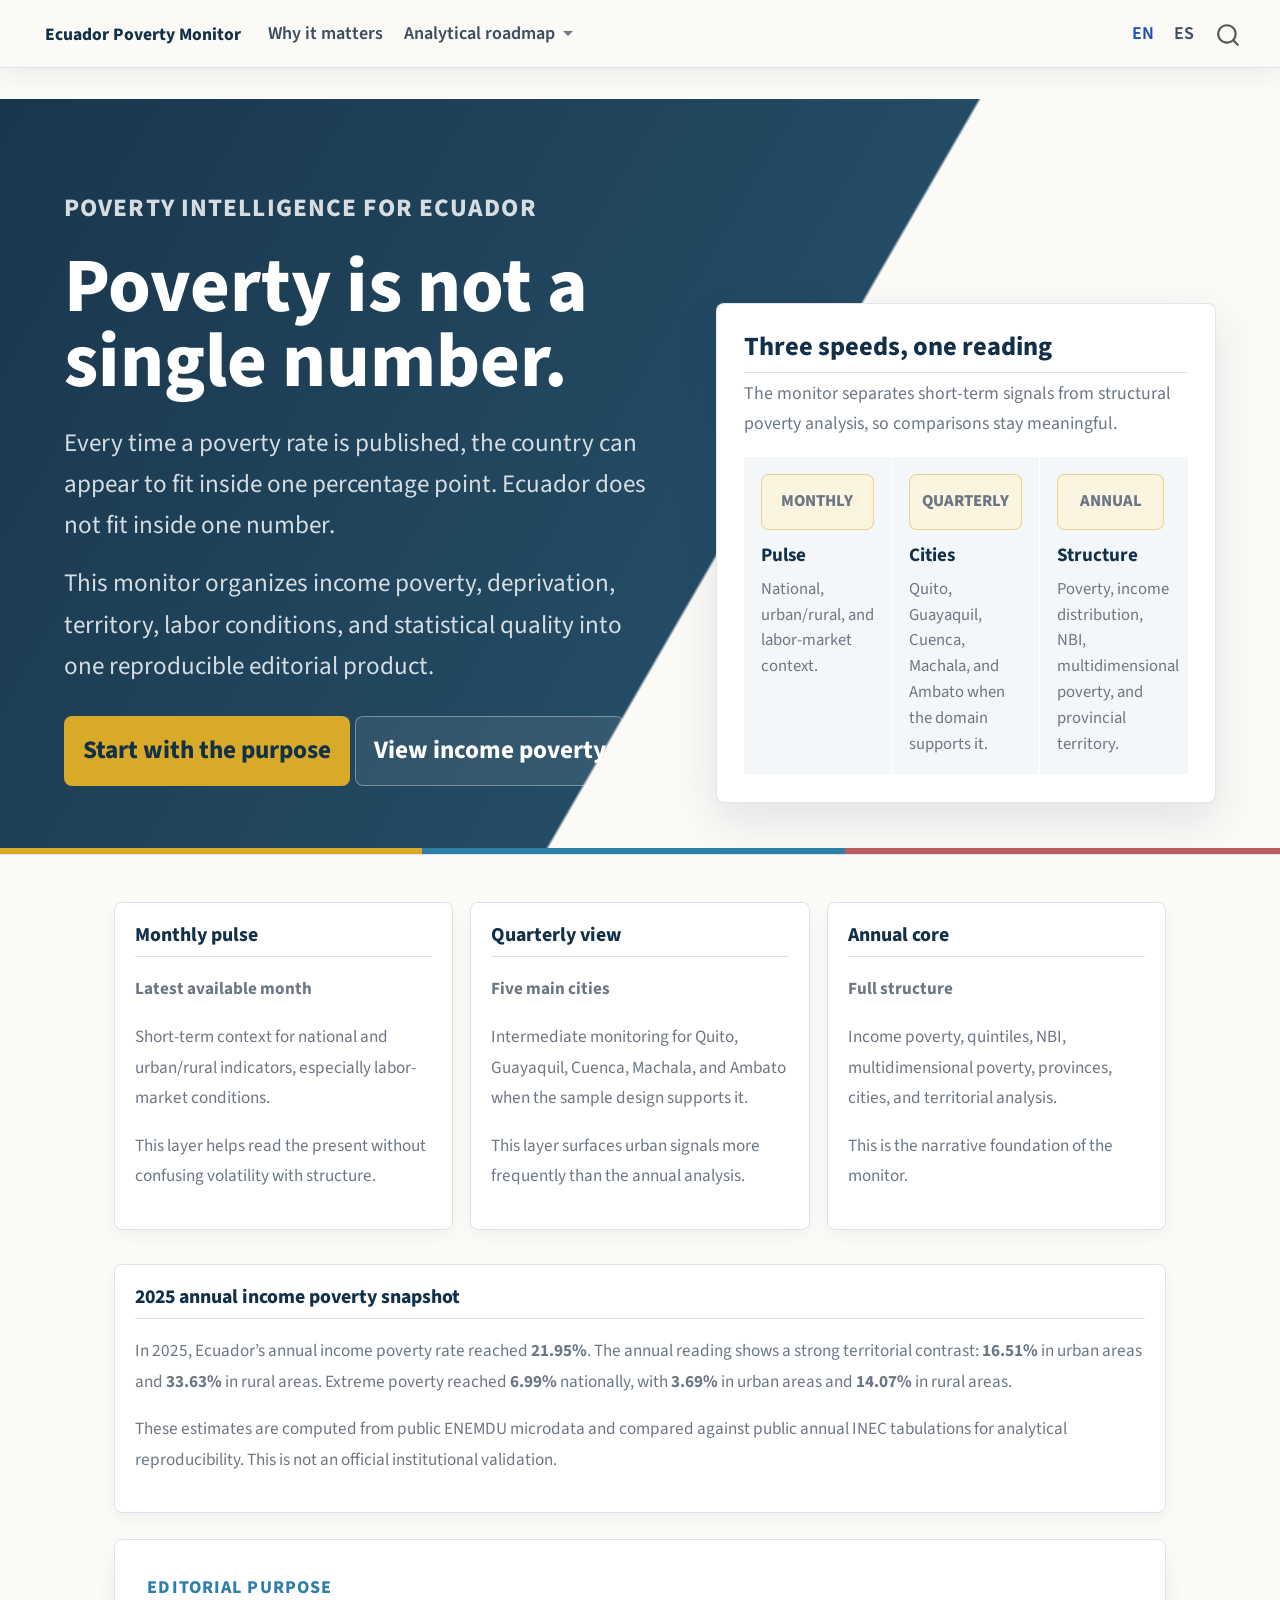
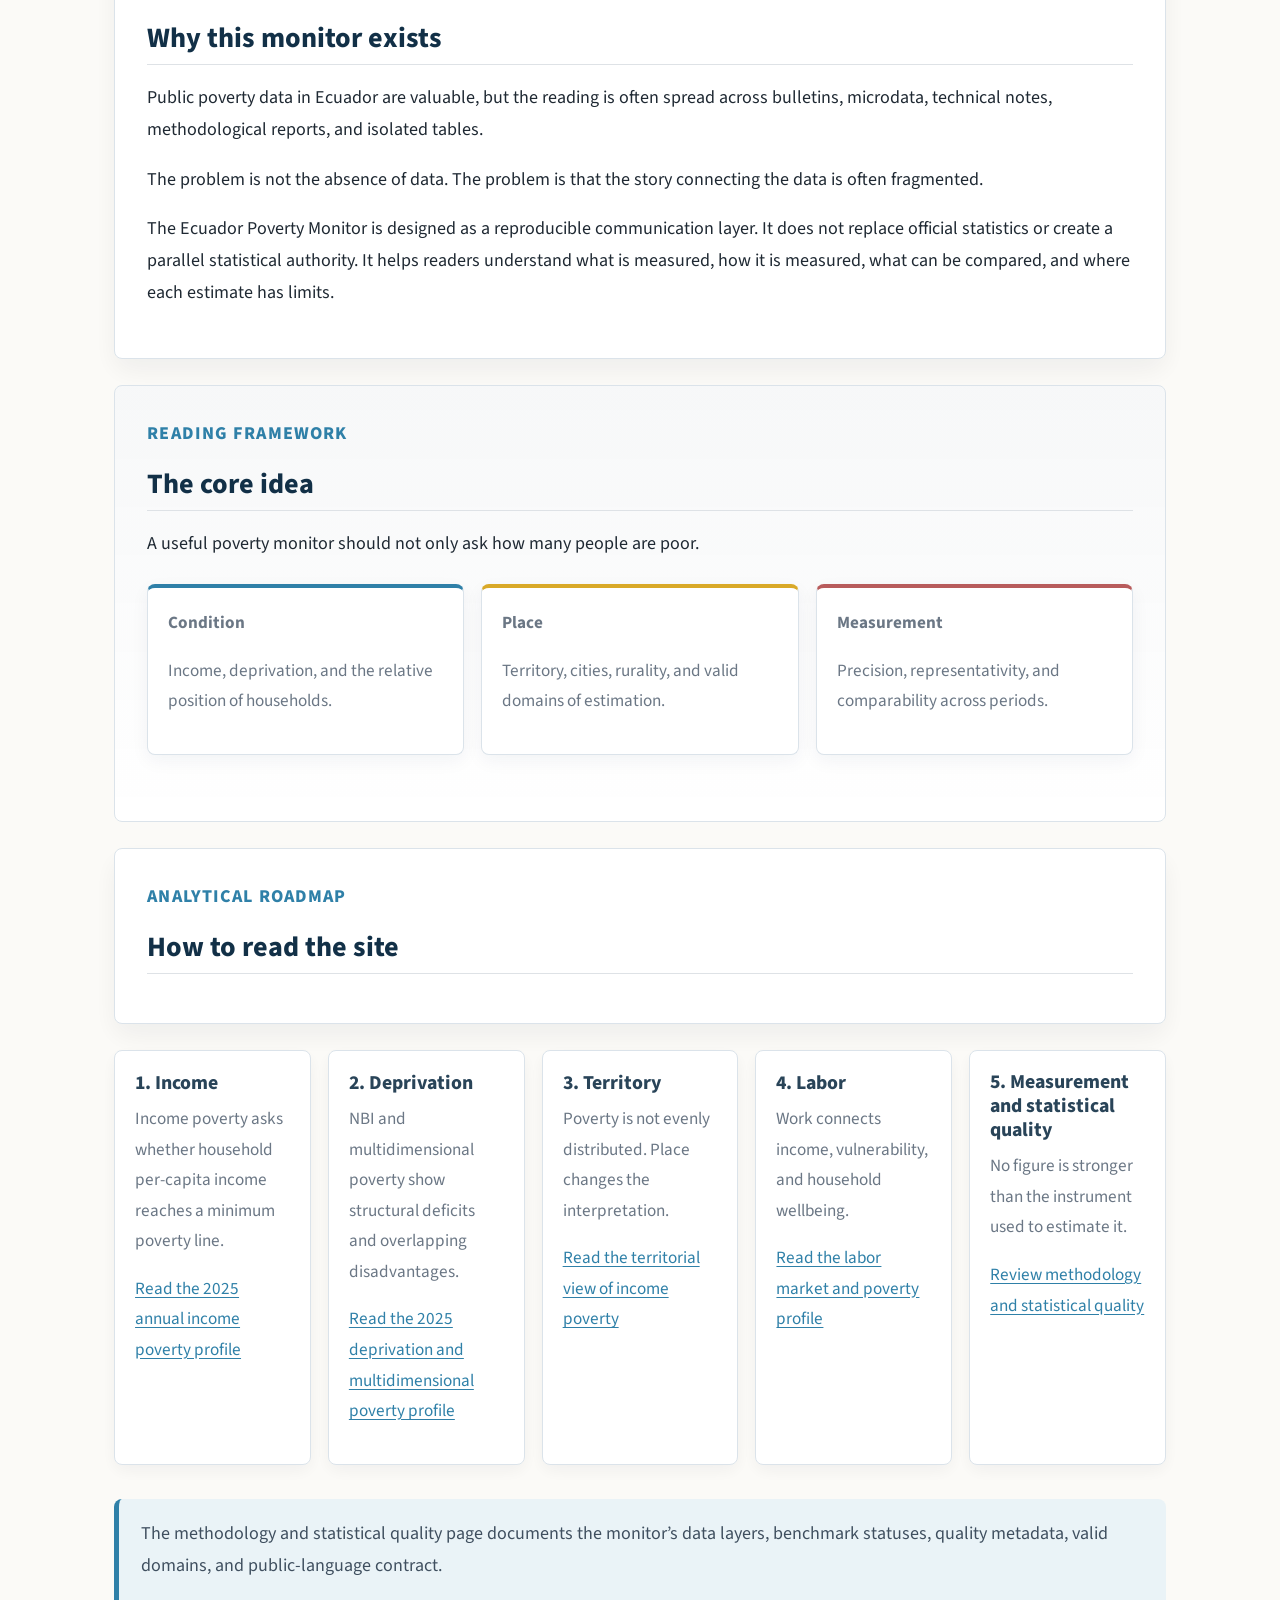
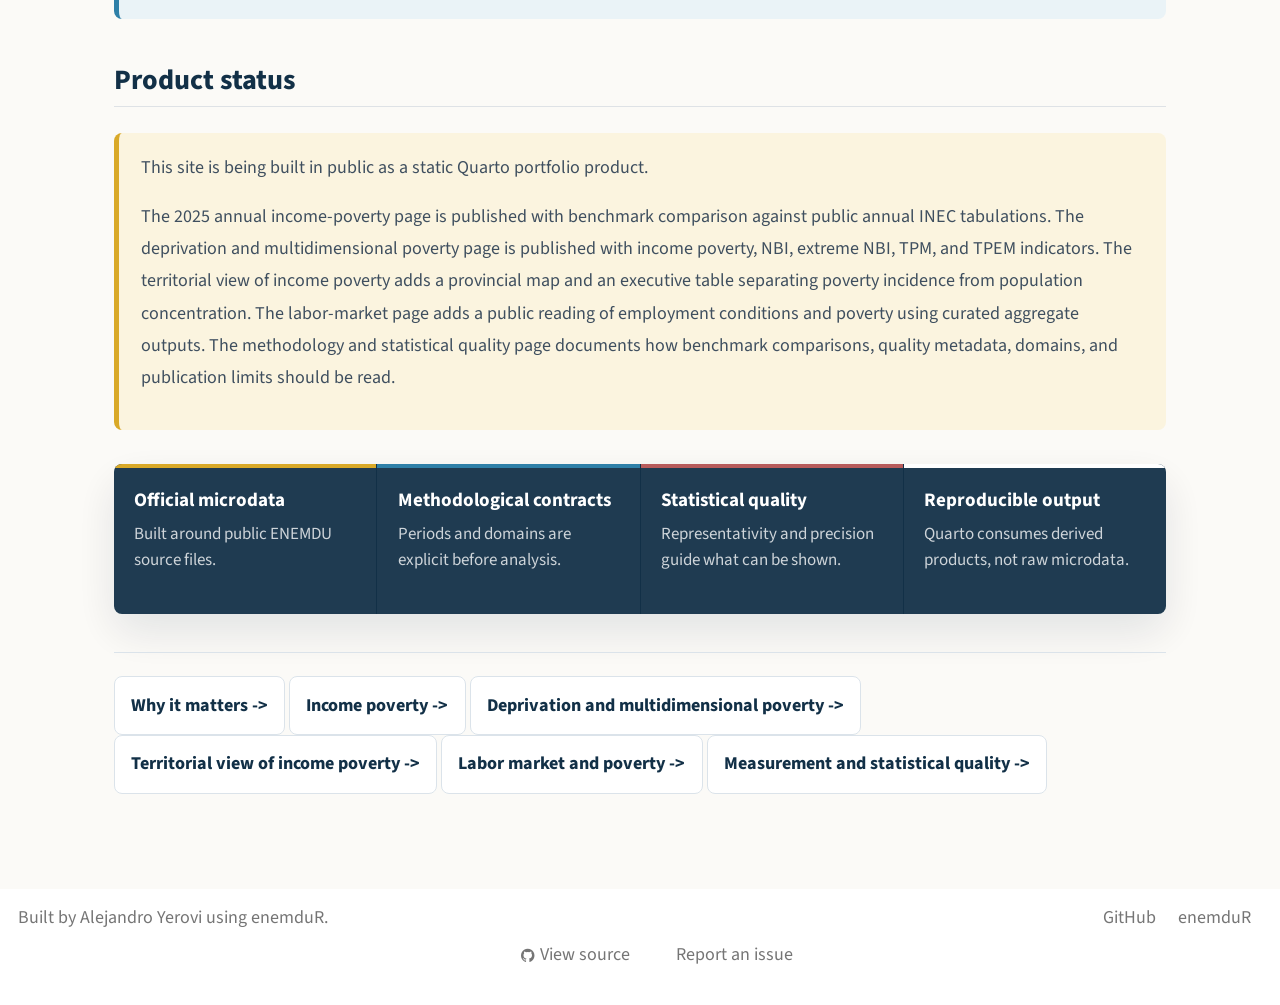
<file: docs/index.html>
<!DOCTYPE html>
<html xmlns="http://www.w3.org/1999/xhtml" lang="en" xml:lang="en"><head>

<meta charset="utf-8">
<meta name="generator" content="quarto-1.8.27">

<meta name="viewport" content="width=device-width, initial-scale=1.0, user-scalable=yes">

<meta name="description" content="A Quarto storytelling data product for communicating poverty, territory, labor, and statistical quality in Ecuador using enemduR.">

<title>Ecuador Poverty Monitor</title>
<style>
code{white-space: pre-wrap;}
span.smallcaps{font-variant: small-caps;}
div.columns{display: flex; gap: min(4vw, 1.5em);}
div.column{flex: auto; overflow-x: auto;}
div.hanging-indent{margin-left: 1.5em; text-indent: -1.5em;}
ul.task-list{list-style: none;}
ul.task-list li input[type="checkbox"] {
  width: 0.8em;
  margin: 0 0.8em 0.2em -1em; /* quarto-specific, see https://github.com/quarto-dev/quarto-cli/issues/4556 */
  vertical-align: middle;
}
</style>


<script src="site_libs/quarto-nav/quarto-nav.js"></script>
<script src="site_libs/quarto-nav/headroom.min.js"></script>
<script src="site_libs/clipboard/clipboard.min.js"></script>
<script src="site_libs/quarto-search/autocomplete.umd.js"></script>
<script src="site_libs/quarto-search/fuse.min.js"></script>
<script src="site_libs/quarto-search/quarto-search.js"></script>
<meta name="quarto:offset" content="./">
<link href="./assets/img/brand/epm-favicon.png" rel="icon" type="image/png">
<script src="site_libs/quarto-html/quarto.js" type="module"></script>
<script src="site_libs/quarto-html/tabsets/tabsets.js" type="module"></script>
<script src="site_libs/quarto-html/axe/axe-check.js" type="module"></script>
<script src="site_libs/quarto-html/popper.min.js"></script>
<script src="site_libs/quarto-html/tippy.umd.min.js"></script>
<script src="site_libs/quarto-html/anchor.min.js"></script>
<link href="site_libs/quarto-html/tippy.css" rel="stylesheet">
<link href="site_libs/quarto-html/quarto-syntax-highlighting-ed96de9b727972fe78a7b5d16c58bf87.css" rel="stylesheet" id="quarto-text-highlighting-styles">
<script src="site_libs/bootstrap/bootstrap.min.js"></script>
<link href="site_libs/bootstrap/bootstrap-icons.css" rel="stylesheet">
<link href="site_libs/bootstrap/bootstrap-0e2ed5a012ede8e13c082ff6ed26c046.min.css" rel="stylesheet" append-hash="true" id="quarto-bootstrap" data-mode="light">
<script id="quarto-search-options" type="application/json">{
  "location": "navbar",
  "copy-button": false,
  "collapse-after": 3,
  "panel-placement": "end",
  "type": "overlay",
  "limit": 50,
  "keyboard-shortcut": [
    "f",
    "/",
    "s"
  ],
  "show-item-context": false,
  "language": {
    "search-no-results-text": "No results",
    "search-matching-documents-text": "matching documents",
    "search-copy-link-title": "Copy link to search",
    "search-hide-matches-text": "Hide additional matches",
    "search-more-match-text": "more match in this document",
    "search-more-matches-text": "more matches in this document",
    "search-clear-button-title": "Clear",
    "search-text-placeholder": "",
    "search-detached-cancel-button-title": "Cancel",
    "search-submit-button-title": "Submit",
    "search-label": "Search"
  }
}</script>
<style>html{ scroll-behavior: smooth; }</style>


<link rel="stylesheet" href="assets/css/site.css">
</head>

<body class="nav-fixed quarto-light">

<div id="quarto-search-results"></div>
  <header id="quarto-header" class="headroom fixed-top">
    <nav class="navbar navbar-expand-lg " data-bs-theme="dark">
      <div class="navbar-container container-fluid">
      <div class="navbar-brand-container mx-auto">
    <a href="./index.html" class="navbar-brand navbar-brand-logo">
    <img src="./assets/img/brand/epm-navbar-logo.svg" alt="Ecuador Poverty Monitor" class="navbar-logo light-content">
    <img src="./assets/img/brand/epm-navbar-logo.svg" alt="Ecuador Poverty Monitor" class="navbar-logo dark-content">
    </a>
    <a class="navbar-brand" href="./index.html">
    <span class="navbar-title">Ecuador Poverty Monitor</span>
    </a>
  </div>
            <div id="quarto-search" class="" title="Search"></div>
          <button class="navbar-toggler" type="button" data-bs-toggle="collapse" data-bs-target="#navbarCollapse" aria-controls="navbarCollapse" role="menu" aria-expanded="false" aria-label="Toggle navigation" onclick="if (window.quartoToggleHeadroom) { window.quartoToggleHeadroom(); }">
  <span class="navbar-toggler-icon"></span>
</button>
          <div class="collapse navbar-collapse" id="navbarCollapse">
            <ul class="navbar-nav navbar-nav-scroll me-auto">
  <li class="nav-item">
    <a class="nav-link" href="./pages/01_why-monitor.html">
<span class="menu-text">Why it matters</span></a>
  </li>
  <li class="nav-item dropdown ">
    <a class="nav-link dropdown-toggle" href="#" id="nav-menu-analytical-roadmap" role="link" data-bs-toggle="dropdown" aria-expanded="false">
 <span class="menu-text">Analytical roadmap</span>
    </a>
    <ul class="dropdown-menu" aria-labelledby="nav-menu-analytical-roadmap">
        <li>
    <a class="dropdown-item" href="./pages/02_income-poverty.html">
 <span class="dropdown-text">Income poverty</span></a>
  </li>
        <li>
    <a class="dropdown-item" href="./pages/03_deprivation-multidimensional-poverty.html">
 <span class="dropdown-text">Deprivation and multidimensional poverty</span></a>
  </li>
        <li>
    <a class="dropdown-item" href="./pages/05_territorial-province-income-poverty.html">
 <span class="dropdown-text">Territorial view of income poverty</span></a>
  </li>
        <li>
    <a class="dropdown-item" href="./pages/06_labor-market-poverty.html">
 <span class="dropdown-text">Labor market and poverty</span></a>
  </li>
        <li>
    <a class="dropdown-item" href="./pages/04_methodology-quality.html">
 <span class="dropdown-text">Measurement and statistical quality</span></a>
  </li>
    </ul>
  </li>
</ul>
            <ul class="navbar-nav navbar-nav-scroll ms-auto">
  <li class="nav-item">
    <a class="nav-link active" href="./index.html" aria-current="page">
<span class="menu-text">EN</span></a>
  </li>
  <li class="nav-item">
    <a class="nav-link" href="./es/index.html">
<span class="menu-text">ES</span></a>
  </li>
</ul>
          </div> <!-- /navcollapse -->
            <div class="quarto-navbar-tools">
</div>
      </div> <!-- /container-fluid -->
    </nav>
</header>
<!-- content -->
<div id="quarto-content" class="quarto-container page-columns page-rows-contents page-layout-full page-navbar">
<!-- sidebar -->
<!-- margin-sidebar -->

<!-- main -->
<main class="content column-page" id="quarto-document-content"><header id="title-block-header" class="quarto-title-block"></header>




<div class="hero-monitor">
<div class="hero-layout">
<div class="hero-copy">
<div class="section-kicker">
<p>Poverty intelligence for Ecuador</p>
</div>
<section id="poverty-is-not-a-single-number." class="level1">
<h1>Poverty is not a single number.</h1>
<p>Every time a poverty rate is published, the country can appear to fit inside one percentage point. Ecuador does not fit inside one number.</p>
<p>This monitor organizes income poverty, deprivation, territory, labor conditions, and statistical quality into one reproducible editorial product.</p>
<div class="hero-actions">
<p><a href="./pages/01_why-monitor.html" class="btn-monitor btn-primary-monitor">Start with the purpose</a> <a href="./pages/02_income-poverty.html" class="btn-monitor btn-secondary-monitor">View income poverty</a></p>
</div>
</section>
</div>
<section id="three-speeds-one-reading" class="level2 hero-deck">
<h2 class="anchored" data-anchor-id="three-speeds-one-reading">Three speeds, one reading</h2>
<p>The monitor separates short-term signals from structural poverty analysis, so comparisons stay meaningful.</p>
<div class="kpi-strip">
<div class="kpi-item">
<div class="period-badge">
<p>Monthly</p>
</div>
<p><strong>Pulse</strong></p>
<div class="small-muted">
<p>National, urban/rural, and labor-market context.</p>
</div>
</div>
<div class="kpi-item">
<div class="period-badge">
<p>Quarterly</p>
</div>
<p><strong>Cities</strong></p>
<div class="small-muted">
<p>Quito, Guayaquil, Cuenca, Machala, and Ambato when the domain supports it.</p>
</div>
</div>
<div class="kpi-item">
<div class="period-badge">
<p>Annual</p>
</div>
<p><strong>Structure</strong></p>
<div class="small-muted">
<p>Poverty, income distribution, NBI, multidimensional poverty, and provincial territory.</p>
</div>
</div>
</div>
</section>
</div>
</div>
<div class="content-block">
<div class="monitor-grid">
<section id="monthly-pulse" class="level2 monitor-card">
<h2 class="anchored" data-anchor-id="monthly-pulse">Monthly pulse</h2>
<p><strong>Latest available month</strong></p>
<p>Short-term context for national and urban/rural indicators, especially labor-market conditions.</p>
<p>This layer helps read the present without confusing volatility with structure.</p>
</section>
<section id="quarterly-view" class="level2 monitor-card">
<h2 class="anchored" data-anchor-id="quarterly-view">Quarterly view</h2>
<p><strong>Five main cities</strong></p>
<p>Intermediate monitoring for Quito, Guayaquil, Cuenca, Machala, and Ambato when the sample design supports it.</p>
<p>This layer surfaces urban signals more frequently than the annual analysis.</p>
</section>
<section id="annual-core" class="level2 monitor-card">
<h2 class="anchored" data-anchor-id="annual-core">Annual core</h2>
<p><strong>Full structure</strong></p>
<p>Income poverty, quintiles, NBI, multidimensional poverty, provinces, cities, and territorial analysis.</p>
<p>This is the narrative foundation of the monitor.</p>
</section>
</div>
<section id="annual-income-poverty-snapshot" class="level2 monitor-card">
<h2 class="anchored" data-anchor-id="annual-income-poverty-snapshot">2025 annual income poverty snapshot</h2>
<p>In 2025, Ecuador’s annual income poverty rate reached <strong>21.95%</strong>. The annual reading shows a strong territorial contrast: <strong>16.51%</strong> in urban areas and <strong>33.63%</strong> in rural areas. Extreme poverty reached <strong>6.99%</strong> nationally, with <strong>3.69%</strong> in urban areas and <strong>14.07%</strong> in rural areas.</p>
<div class="monitor-note">
<p>These estimates are computed from public ENEMDU microdata and compared against public annual INEC tabulations for analytical reproducibility. This is not an official institutional validation.</p>
</div>
</section>
<div class="story-panel">
<div class="section-kicker">
<p>Editorial purpose</p>
</div>
<section id="why-this-monitor-exists" class="level2">
<h2 class="anchored" data-anchor-id="why-this-monitor-exists">Why this monitor exists</h2>
<p>Public poverty data in Ecuador are valuable, but the reading is often spread across bulletins, microdata, technical notes, methodological reports, and isolated tables.</p>
<p>The problem is not the absence of data. The problem is that the story connecting the data is often fragmented.</p>
<p>The Ecuador Poverty Monitor is designed as a reproducible communication layer. It does not replace official statistics or create a parallel statistical authority. It helps readers understand what is measured, how it is measured, what can be compared, and where each estimate has limits.</p>
</section>
</div>
<div class="infographic-frame">
<div class="section-kicker">
<p>Reading framework</p>
</div>
<section id="the-core-idea" class="level2">
<h2 class="anchored" data-anchor-id="the-core-idea">The core idea</h2>
<p>A useful poverty monitor should not only ask how many people are poor.</p>
<div class="frame-grid">
<div class="frame-cell">
<p><strong>Condition</strong></p>
<p>Income, deprivation, and the relative position of households.</p>
</div>
<div class="frame-cell">
<p><strong>Place</strong></p>
<p>Territory, cities, rurality, and valid domains of estimation.</p>
</div>
<div class="frame-cell">
<p><strong>Measurement</strong></p>
<p>Precision, representativity, and comparability across periods.</p>
</div>
</div>
</section>
</div>
<div id="analytical-roadmap" class="story-panel">
<div class="section-kicker">
<p>Analytical roadmap</p>
</div>
<section id="how-to-read-the-site" class="level2">
<h2 class="anchored" data-anchor-id="how-to-read-the-site">How to read the site</h2>
</section>
</div>
<div class="story-steps">
<section id="income" class="level3 story-step">
<h3 class="anchored" data-anchor-id="income">1. Income</h3>
<p>Income poverty asks whether household per-capita income reaches a minimum poverty line.</p>
<p><a href="./pages/02_income-poverty.html">Read the 2025 annual income poverty profile</a></p>
</section>
<section id="deprivation" class="level3 story-step">
<h3 class="anchored" data-anchor-id="deprivation">2. Deprivation</h3>
<p>NBI and multidimensional poverty show structural deficits and overlapping disadvantages.</p>
<p><a href="./pages/03_deprivation-multidimensional-poverty.html">Read the 2025 deprivation and multidimensional poverty profile</a></p>
</section>
<section id="territory" class="level3 story-step">
<h3 class="anchored" data-anchor-id="territory">3. Territory</h3>
<p>Poverty is not evenly distributed. Place changes the interpretation.</p>
<p><a href="./pages/05_territorial-province-income-poverty.html">Read the territorial view of income poverty</a></p>
</section>
<section id="labor" class="level3 story-step">
<h3 class="anchored" data-anchor-id="labor">4. Labor</h3>
<p>Work connects income, vulnerability, and household wellbeing.</p>
<p><a href="./pages/06_labor-market-poverty.html">Read the labor market and poverty profile</a></p>
</section>
<section id="measurement-and-statistical-quality" class="level3 story-step">
<h3 class="anchored" data-anchor-id="measurement-and-statistical-quality">5. Measurement and statistical quality</h3>
<p>No figure is stronger than the instrument used to estimate it.</p>
<p><a href="./pages/04_methodology-quality.html">Review methodology and statistical quality</a></p>
</section>
</div>
<div id="statistical-quality" class="method-note">
<p>The methodology and statistical quality page documents the monitor’s data layers, benchmark statuses, quality metadata, valid domains, and public-language contract.</p>
</div>
<section id="product-status" class="level2">
<h2 class="anchored" data-anchor-id="product-status">Product status</h2>
<div class="data-warning">
<p>This site is being built in public as a static Quarto portfolio product.</p>
<p>The 2025 annual income-poverty page is published with benchmark comparison against public annual INEC tabulations. The deprivation and multidimensional poverty page is published with income poverty, NBI, extreme NBI, TPM, and TPEM indicators. The territorial view of income poverty adds a provincial map and an executive table separating poverty incidence from population concentration. The labor-market page adds a public reading of employment conditions and poverty using curated aggregate outputs. The methodology and statistical quality page documents how benchmark comparisons, quality metadata, domains, and publication limits should be read.</p>
</div>
<div class="proof-strip">
<div class="proof-item">
<p><strong>Official microdata</strong></p>
<p>Built around public ENEMDU source files.</p>
</div>
<div class="proof-item">
<p><strong>Methodological contracts</strong></p>
<p>Periods and domains are explicit before analysis.</p>
</div>
<div class="proof-item">
<p><strong>Statistical quality</strong></p>
<p>Representativity and precision guide what can be shown.</p>
</div>
<div class="proof-item">
<p><strong>Reproducible output</strong></p>
<p>Quarto consumes derived products, not raw microdata.</p>
</div>
</div>
<div class="page-nav">
<p><a href="./pages/01_why-monitor.html">Why it matters -&gt;</a> <a href="./pages/02_income-poverty.html">Income poverty -&gt;</a> <a href="./pages/03_deprivation-multidimensional-poverty.html">Deprivation and multidimensional poverty -&gt;</a> <a href="./pages/05_territorial-province-income-poverty.html">Territorial view of income poverty -&gt;</a> <a href="./pages/06_labor-market-poverty.html">Labor market and poverty -&gt;</a> <a href="./pages/04_methodology-quality.html">Measurement and statistical quality -&gt;</a></p>
</div>
</section>
</div>



</main> <!-- /main -->
<script id="quarto-html-after-body" type="application/javascript">
  window.document.addEventListener("DOMContentLoaded", function (event) {
    const icon = "";
    const anchorJS = new window.AnchorJS();
    anchorJS.options = {
      placement: 'right',
      icon: icon
    };
    anchorJS.add('.anchored');
    const isCodeAnnotation = (el) => {
      for (const clz of el.classList) {
        if (clz.startsWith('code-annotation-')) {
          return true;
        }
      }
      return false;
    }
    const onCopySuccess = function(e) {
      // button target
      const button = e.trigger;
      // don't keep focus
      button.blur();
      // flash "checked"
      button.classList.add('code-copy-button-checked');
      var currentTitle = button.getAttribute("title");
      button.setAttribute("title", "Copied!");
      let tooltip;
      if (window.bootstrap) {
        button.setAttribute("data-bs-toggle", "tooltip");
        button.setAttribute("data-bs-placement", "left");
        button.setAttribute("data-bs-title", "Copied!");
        tooltip = new bootstrap.Tooltip(button,
          { trigger: "manual",
            customClass: "code-copy-button-tooltip",
            offset: [0, -8]});
        tooltip.show();
      }
      setTimeout(function() {
        if (tooltip) {
          tooltip.hide();
          button.removeAttribute("data-bs-title");
          button.removeAttribute("data-bs-toggle");
          button.removeAttribute("data-bs-placement");
        }
        button.setAttribute("title", currentTitle);
        button.classList.remove('code-copy-button-checked');
      }, 1000);
      // clear code selection
      e.clearSelection();
    }
    const getTextToCopy = function(trigger) {
      const outerScaffold = trigger.parentElement.cloneNode(true);
      const codeEl = outerScaffold.querySelector('code');
      for (const childEl of codeEl.children) {
        if (isCodeAnnotation(childEl)) {
          childEl.remove();
        }
      }
      return codeEl.innerText;
    }
    const clipboard = new window.ClipboardJS('.code-copy-button:not([data-in-quarto-modal])', {
      text: getTextToCopy
    });
    clipboard.on('success', onCopySuccess);
    if (window.document.getElementById('quarto-embedded-source-code-modal')) {
      const clipboardModal = new window.ClipboardJS('.code-copy-button[data-in-quarto-modal]', {
        text: getTextToCopy,
        container: window.document.getElementById('quarto-embedded-source-code-modal')
      });
      clipboardModal.on('success', onCopySuccess);
    }
      var localhostRegex = new RegExp(/^(?:http|https):\/\/localhost\:?[0-9]*\//);
      var mailtoRegex = new RegExp(/^mailto:/);
        var filterRegex = new RegExp("https:\/\/yerovi84\.github\.io\/ecuador-poverty-monitor");
      var isInternal = (href) => {
          return filterRegex.test(href) || localhostRegex.test(href) || mailtoRegex.test(href);
      }
      // Inspect non-navigation links and adorn them if external
     var links = window.document.querySelectorAll('a[href]:not(.nav-link):not(.navbar-brand):not(.toc-action):not(.sidebar-link):not(.sidebar-item-toggle):not(.pagination-link):not(.no-external):not([aria-hidden]):not(.dropdown-item):not(.quarto-navigation-tool):not(.about-link)');
      for (var i=0; i<links.length; i++) {
        const link = links[i];
        if (!isInternal(link.href)) {
          // undo the damage that might have been done by quarto-nav.js in the case of
          // links that we want to consider external
          if (link.dataset.originalHref !== undefined) {
            link.href = link.dataset.originalHref;
          }
            // target, if specified
            link.setAttribute("target", "_blank");
            if (link.getAttribute("rel") === null) {
              link.setAttribute("rel", "noopener");
            }
        }
      }
    function tippyHover(el, contentFn, onTriggerFn, onUntriggerFn) {
      const config = {
        allowHTML: true,
        maxWidth: 500,
        delay: 100,
        arrow: false,
        appendTo: function(el) {
            return el.parentElement;
        },
        interactive: true,
        interactiveBorder: 10,
        theme: 'quarto',
        placement: 'bottom-start',
      };
      if (contentFn) {
        config.content = contentFn;
      }
      if (onTriggerFn) {
        config.onTrigger = onTriggerFn;
      }
      if (onUntriggerFn) {
        config.onUntrigger = onUntriggerFn;
      }
      window.tippy(el, config);
    }
    const noterefs = window.document.querySelectorAll('a[role="doc-noteref"]');
    for (var i=0; i<noterefs.length; i++) {
      const ref = noterefs[i];
      tippyHover(ref, function() {
        // use id or data attribute instead here
        let href = ref.getAttribute('data-footnote-href') || ref.getAttribute('href');
        try { href = new URL(href).hash; } catch {}
        const id = href.replace(/^#\/?/, "");
        const note = window.document.getElementById(id);
        if (note) {
          return note.innerHTML;
        } else {
          return "";
        }
      });
    }
    const xrefs = window.document.querySelectorAll('a.quarto-xref');
    const processXRef = (id, note) => {
      // Strip column container classes
      const stripColumnClz = (el) => {
        el.classList.remove("page-full", "page-columns");
        if (el.children) {
          for (const child of el.children) {
            stripColumnClz(child);
          }
        }
      }
      stripColumnClz(note)
      if (id === null || id.startsWith('sec-')) {
        // Special case sections, only their first couple elements
        const container = document.createElement("div");
        if (note.children && note.children.length > 2) {
          container.appendChild(note.children[0].cloneNode(true));
          for (let i = 1; i < note.children.length; i++) {
            const child = note.children[i];
            if (child.tagName === "P" && child.innerText === "") {
              continue;
            } else {
              container.appendChild(child.cloneNode(true));
              break;
            }
          }
          if (window.Quarto?.typesetMath) {
            window.Quarto.typesetMath(container);
          }
          return container.innerHTML
        } else {
          if (window.Quarto?.typesetMath) {
            window.Quarto.typesetMath(note);
          }
          return note.innerHTML;
        }
      } else {
        // Remove any anchor links if they are present
        const anchorLink = note.querySelector('a.anchorjs-link');
        if (anchorLink) {
          anchorLink.remove();
        }
        if (window.Quarto?.typesetMath) {
          window.Quarto.typesetMath(note);
        }
        if (note.classList.contains("callout")) {
          return note.outerHTML;
        } else {
          return note.innerHTML;
        }
      }
    }
    for (var i=0; i<xrefs.length; i++) {
      const xref = xrefs[i];
      tippyHover(xref, undefined, function(instance) {
        instance.disable();
        let url = xref.getAttribute('href');
        let hash = undefined;
        if (url.startsWith('#')) {
          hash = url;
        } else {
          try { hash = new URL(url).hash; } catch {}
        }
        if (hash) {
          const id = hash.replace(/^#\/?/, "");
          const note = window.document.getElementById(id);
          if (note !== null) {
            try {
              const html = processXRef(id, note.cloneNode(true));
              instance.setContent(html);
            } finally {
              instance.enable();
              instance.show();
            }
          } else {
            // See if we can fetch this
            fetch(url.split('#')[0])
            .then(res => res.text())
            .then(html => {
              const parser = new DOMParser();
              const htmlDoc = parser.parseFromString(html, "text/html");
              const note = htmlDoc.getElementById(id);
              if (note !== null) {
                const html = processXRef(id, note);
                instance.setContent(html);
              }
            }).finally(() => {
              instance.enable();
              instance.show();
            });
          }
        } else {
          // See if we can fetch a full url (with no hash to target)
          // This is a special case and we should probably do some content thinning / targeting
          fetch(url)
          .then(res => res.text())
          .then(html => {
            const parser = new DOMParser();
            const htmlDoc = parser.parseFromString(html, "text/html");
            const note = htmlDoc.querySelector('main.content');
            if (note !== null) {
              // This should only happen for chapter cross references
              // (since there is no id in the URL)
              // remove the first header
              if (note.children.length > 0 && note.children[0].tagName === "HEADER") {
                note.children[0].remove();
              }
              const html = processXRef(null, note);
              instance.setContent(html);
            }
          }).finally(() => {
            instance.enable();
            instance.show();
          });
        }
      }, function(instance) {
      });
    }
        let selectedAnnoteEl;
        const selectorForAnnotation = ( cell, annotation) => {
          let cellAttr = 'data-code-cell="' + cell + '"';
          let lineAttr = 'data-code-annotation="' +  annotation + '"';
          const selector = 'span[' + cellAttr + '][' + lineAttr + ']';
          return selector;
        }
        const selectCodeLines = (annoteEl) => {
          const doc = window.document;
          const targetCell = annoteEl.getAttribute("data-target-cell");
          const targetAnnotation = annoteEl.getAttribute("data-target-annotation");
          const annoteSpan = window.document.querySelector(selectorForAnnotation(targetCell, targetAnnotation));
          const lines = annoteSpan.getAttribute("data-code-lines").split(",");
          const lineIds = lines.map((line) => {
            return targetCell + "-" + line;
          })
          let top = null;
          let height = null;
          let parent = null;
          if (lineIds.length > 0) {
              //compute the position of the single el (top and bottom and make a div)
              const el = window.document.getElementById(lineIds[0]);
              top = el.offsetTop;
              height = el.offsetHeight;
              parent = el.parentElement.parentElement;
            if (lineIds.length > 1) {
              const lastEl = window.document.getElementById(lineIds[lineIds.length - 1]);
              const bottom = lastEl.offsetTop + lastEl.offsetHeight;
              height = bottom - top;
            }
            if (top !== null && height !== null && parent !== null) {
              // cook up a div (if necessary) and position it
              let div = window.document.getElementById("code-annotation-line-highlight");
              if (div === null) {
                div = window.document.createElement("div");
                div.setAttribute("id", "code-annotation-line-highlight");
                div.style.position = 'absolute';
                parent.appendChild(div);
              }
              div.style.top = top - 2 + "px";
              div.style.height = height + 4 + "px";
              div.style.left = 0;
              let gutterDiv = window.document.getElementById("code-annotation-line-highlight-gutter");
              if (gutterDiv === null) {
                gutterDiv = window.document.createElement("div");
                gutterDiv.setAttribute("id", "code-annotation-line-highlight-gutter");
                gutterDiv.style.position = 'absolute';
                const codeCell = window.document.getElementById(targetCell);
                const gutter = codeCell.querySelector('.code-annotation-gutter');
                gutter.appendChild(gutterDiv);
              }
              gutterDiv.style.top = top - 2 + "px";
              gutterDiv.style.height = height + 4 + "px";
            }
            selectedAnnoteEl = annoteEl;
          }
        };
        const unselectCodeLines = () => {
          const elementsIds = ["code-annotation-line-highlight", "code-annotation-line-highlight-gutter"];
          elementsIds.forEach((elId) => {
            const div = window.document.getElementById(elId);
            if (div) {
              div.remove();
            }
          });
          selectedAnnoteEl = undefined;
        };
          // Handle positioning of the toggle
      window.addEventListener(
        "resize",
        throttle(() => {
          elRect = undefined;
          if (selectedAnnoteEl) {
            selectCodeLines(selectedAnnoteEl);
          }
        }, 10)
      );
      function throttle(fn, ms) {
      let throttle = false;
      let timer;
        return (...args) => {
          if(!throttle) { // first call gets through
              fn.apply(this, args);
              throttle = true;
          } else { // all the others get throttled
              if(timer) clearTimeout(timer); // cancel #2
              timer = setTimeout(() => {
                fn.apply(this, args);
                timer = throttle = false;
              }, ms);
          }
        };
      }
        // Attach click handler to the DT
        const annoteDls = window.document.querySelectorAll('dt[data-target-cell]');
        for (const annoteDlNode of annoteDls) {
          annoteDlNode.addEventListener('click', (event) => {
            const clickedEl = event.target;
            if (clickedEl !== selectedAnnoteEl) {
              unselectCodeLines();
              const activeEl = window.document.querySelector('dt[data-target-cell].code-annotation-active');
              if (activeEl) {
                activeEl.classList.remove('code-annotation-active');
              }
              selectCodeLines(clickedEl);
              clickedEl.classList.add('code-annotation-active');
            } else {
              // Unselect the line
              unselectCodeLines();
              clickedEl.classList.remove('code-annotation-active');
            }
          });
        }
    const findCites = (el) => {
      const parentEl = el.parentElement;
      if (parentEl) {
        const cites = parentEl.dataset.cites;
        if (cites) {
          return {
            el,
            cites: cites.split(' ')
          };
        } else {
          return findCites(el.parentElement)
        }
      } else {
        return undefined;
      }
    };
    var bibliorefs = window.document.querySelectorAll('a[role="doc-biblioref"]');
    for (var i=0; i<bibliorefs.length; i++) {
      const ref = bibliorefs[i];
      const citeInfo = findCites(ref);
      if (citeInfo) {
        tippyHover(citeInfo.el, function() {
          var popup = window.document.createElement('div');
          citeInfo.cites.forEach(function(cite) {
            var citeDiv = window.document.createElement('div');
            citeDiv.classList.add('hanging-indent');
            citeDiv.classList.add('csl-entry');
            var biblioDiv = window.document.getElementById('ref-' + cite);
            if (biblioDiv) {
              citeDiv.innerHTML = biblioDiv.innerHTML;
            }
            popup.appendChild(citeDiv);
          });
          return popup.innerHTML;
        });
      }
    }
  });
  </script>
</div> <!-- /content -->
<footer class="footer">
  <div class="nav-footer">
    <div class="nav-footer-left">
<p>Built by Alejandro Yerovi using enemduR.</p>
</div>
    <div class="nav-footer-center">
      &nbsp;
    <div class="toc-actions"><ul><li><a href="https://github.com/yerovi84/ecuador-poverty-monitor/blob/main/index.qmd" class="toc-action"><i class="bi bi-github"></i>View source</a></li><li><a href="https://github.com/yerovi84/ecuador-poverty-monitor/issues/new" class="toc-action"><i class="bi empty"></i>Report an issue</a></li></ul></div></div>
    <div class="nav-footer-right">
      <ul class="footer-items list-unstyled">
    <li class="nav-item">
    <a class="nav-link" href="https://github.com/yerovi84/ecuador-poverty-monitor">
<p>GitHub</p>
</a>
  </li>
    <li class="nav-item">
    <a class="nav-link" href="https://github.com/yerovi84/enemduR">
<p>enemduR</p>
</a>
  </li>
</ul>
    </div>
  </div>
</footer>




<script src="site_libs/quarto-html/zenscroll-min.js"></script>
</body></html>
</file>
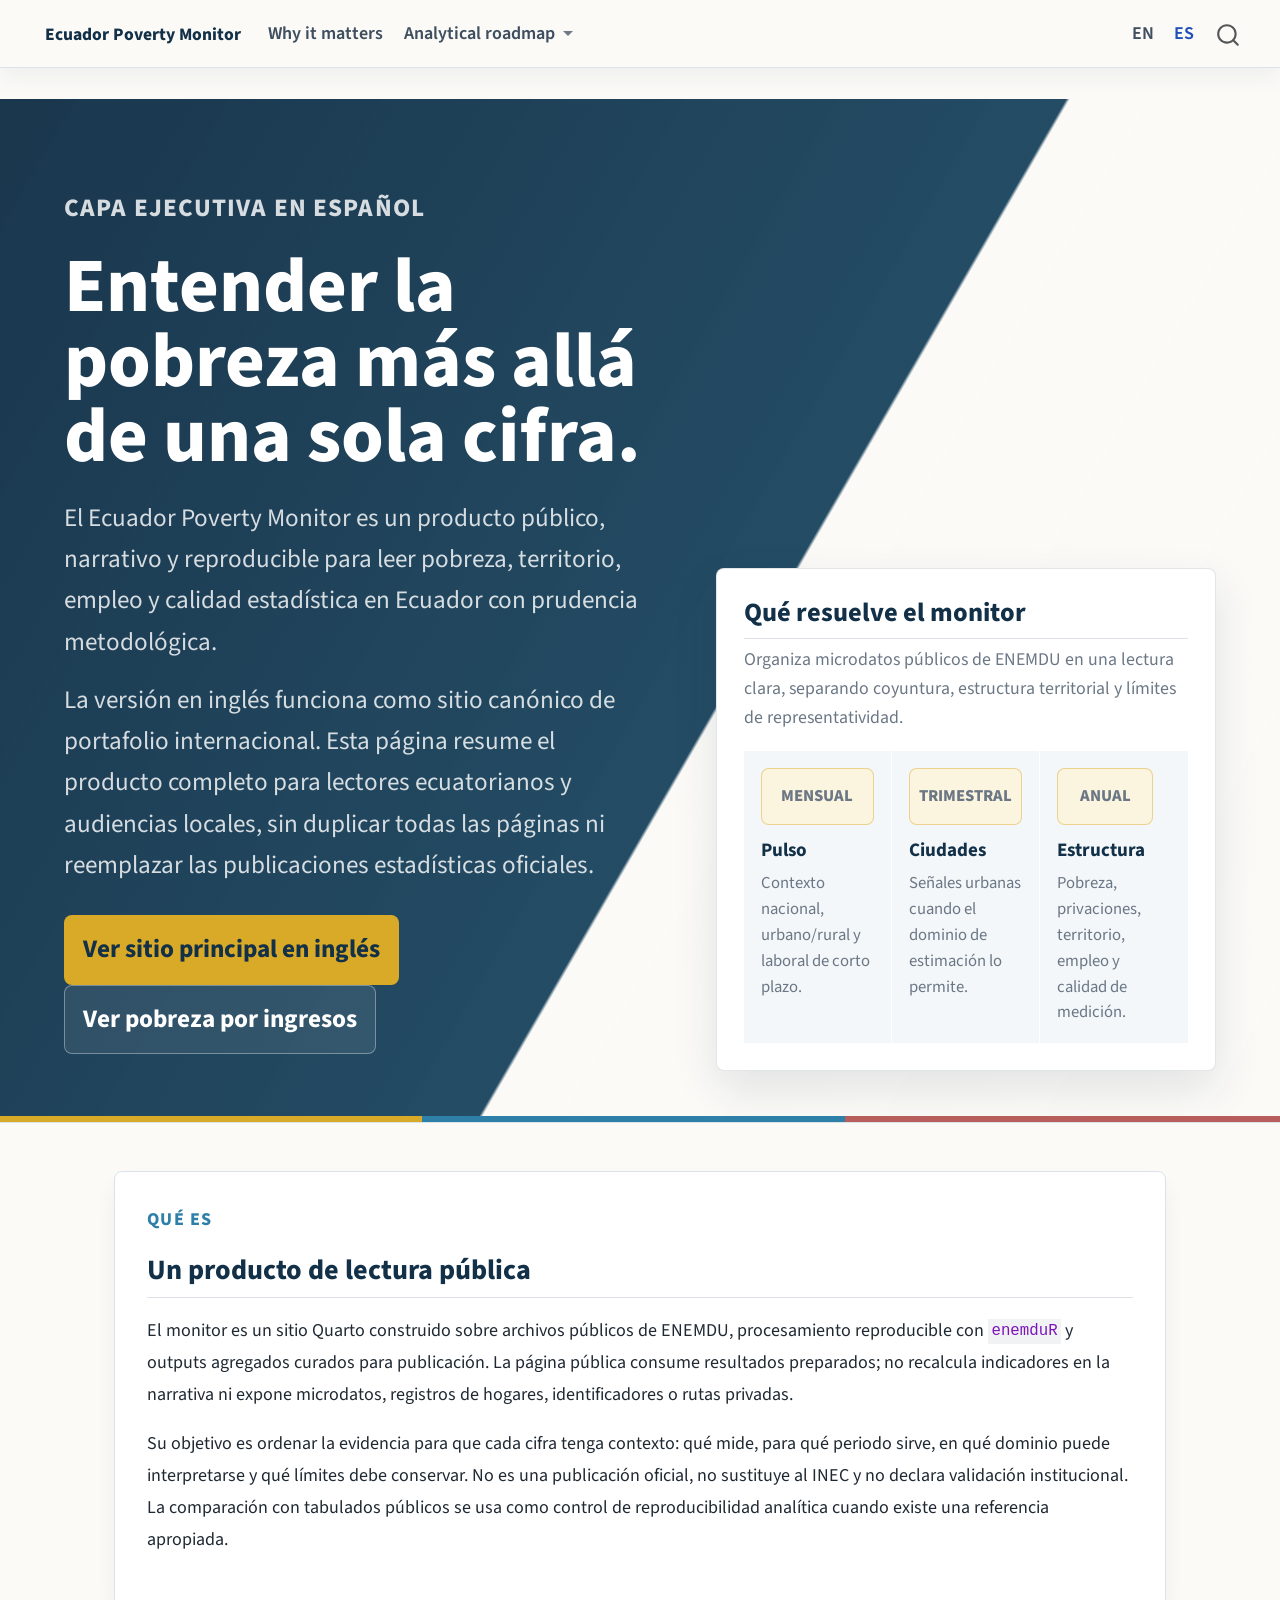
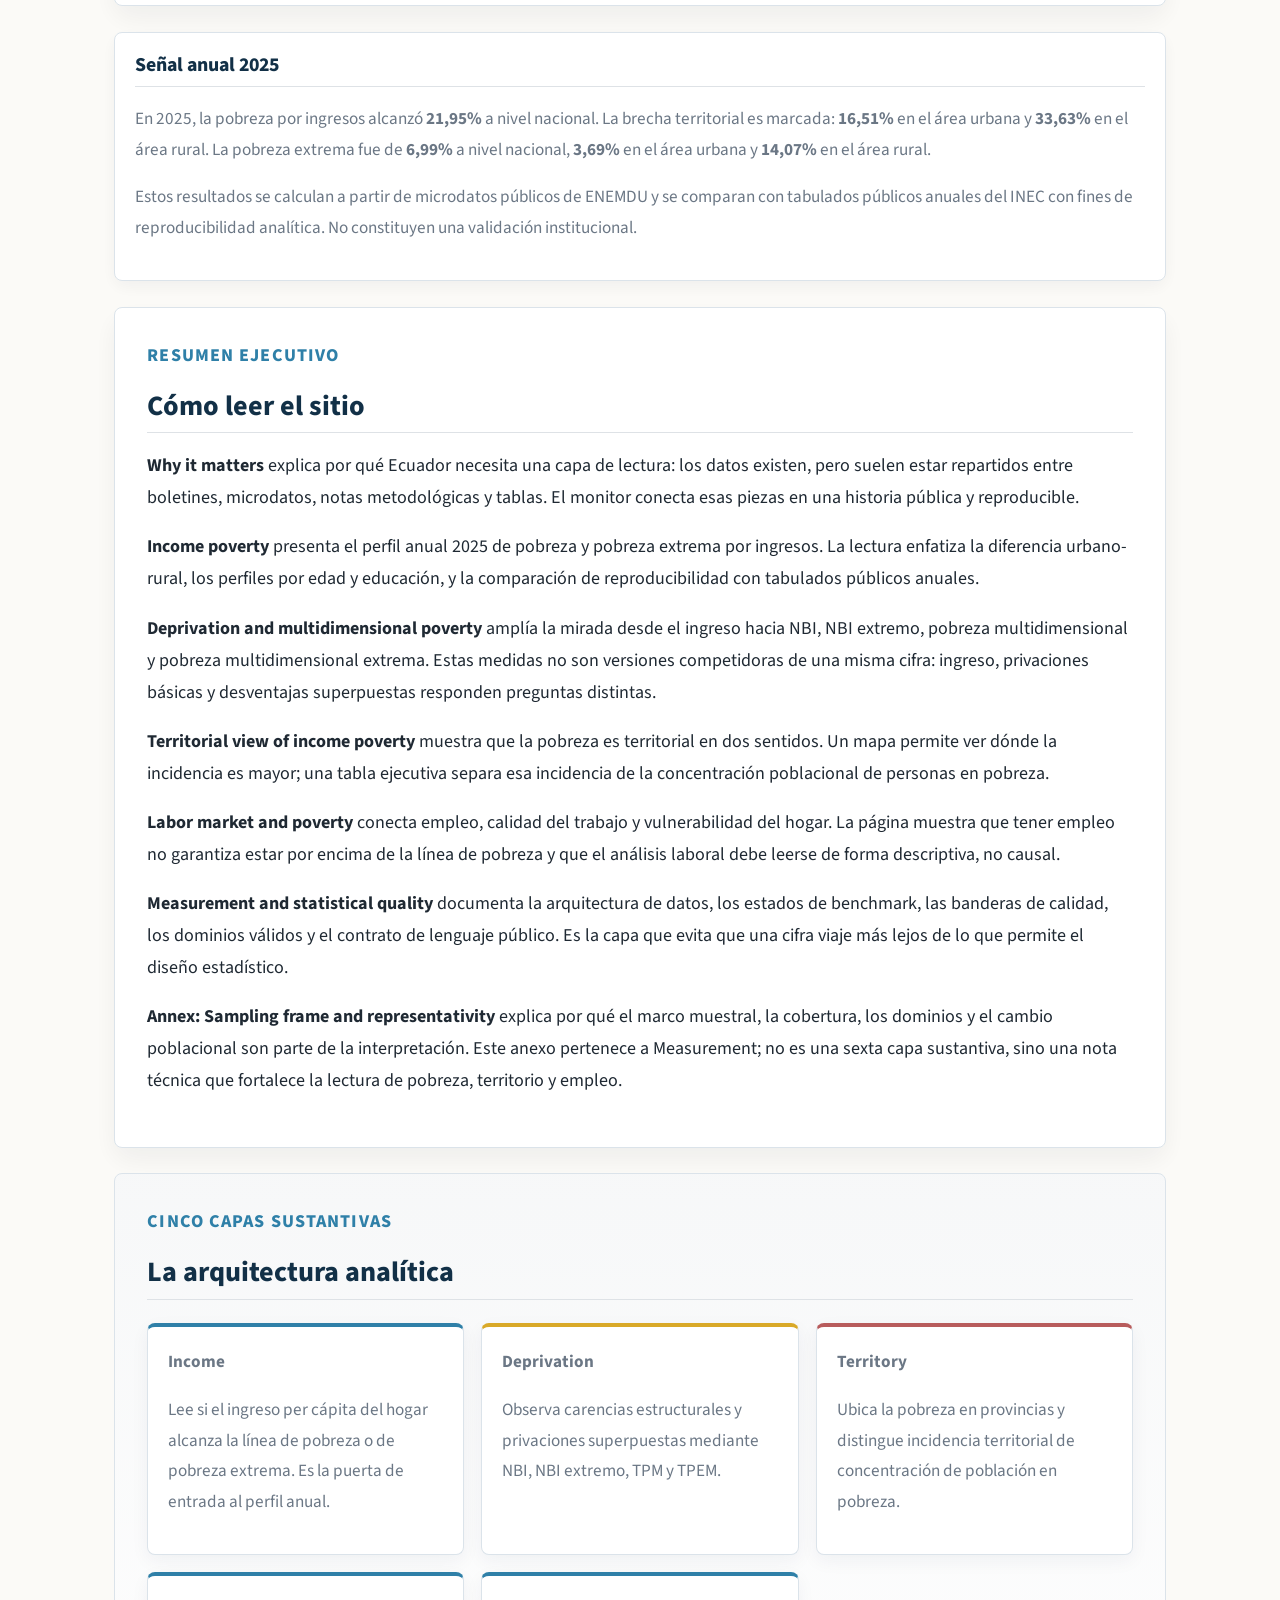
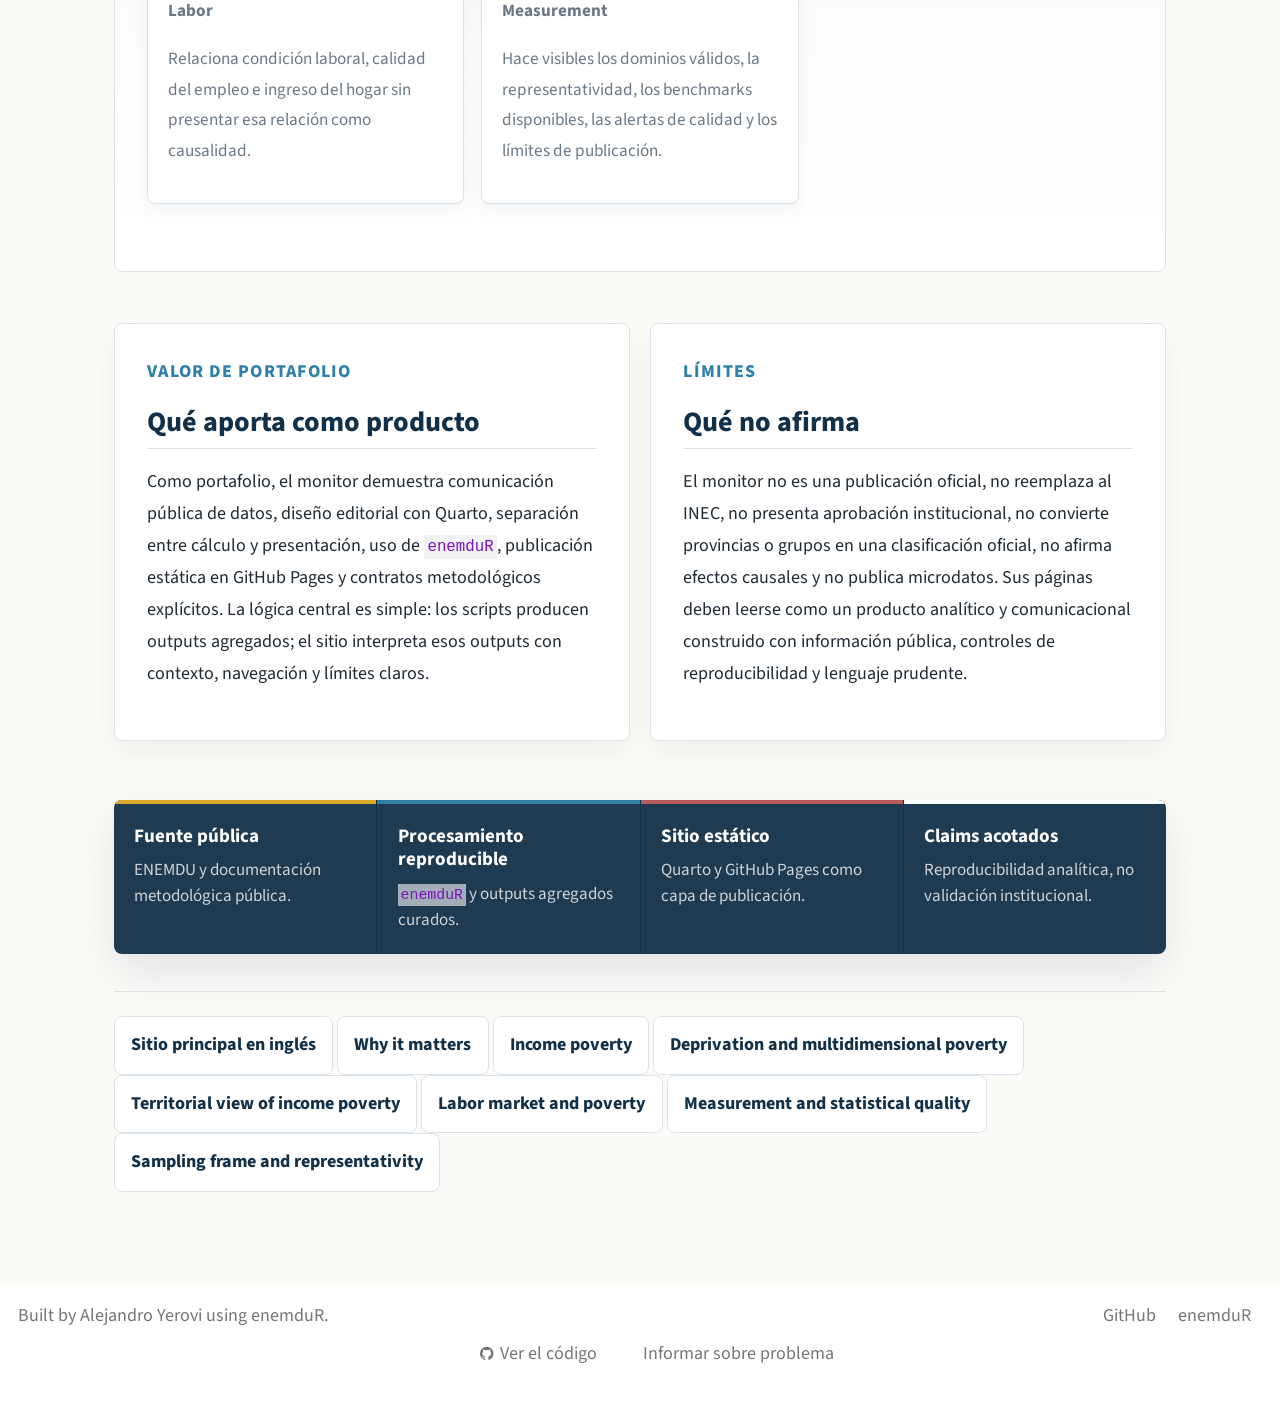
<file: docs/es/index.html>
<!DOCTYPE html>
<html xmlns="http://www.w3.org/1999/xhtml" lang="es" xml:lang="es"><head>

<meta charset="utf-8">
<meta name="generator" content="quarto-1.8.27">

<meta name="viewport" content="width=device-width, initial-scale=1.0, user-scalable=yes">

<meta name="description" content="Executive Spanish layer for Ecuadorian and local audiences of the Ecuador Poverty Monitor.">

<title>index – Ecuador Poverty Monitor</title>
<style>
code{white-space: pre-wrap;}
span.smallcaps{font-variant: small-caps;}
div.columns{display: flex; gap: min(4vw, 1.5em);}
div.column{flex: auto; overflow-x: auto;}
div.hanging-indent{margin-left: 1.5em; text-indent: -1.5em;}
ul.task-list{list-style: none;}
ul.task-list li input[type="checkbox"] {
  width: 0.8em;
  margin: 0 0.8em 0.2em -1em; /* quarto-specific, see https://github.com/quarto-dev/quarto-cli/issues/4556 */
  vertical-align: middle;
}
</style>


<script src="../site_libs/quarto-nav/quarto-nav.js"></script>
<script src="../site_libs/quarto-nav/headroom.min.js"></script>
<script src="../site_libs/clipboard/clipboard.min.js"></script>
<script src="../site_libs/quarto-search/autocomplete.umd.js"></script>
<script src="../site_libs/quarto-search/fuse.min.js"></script>
<script src="../site_libs/quarto-search/quarto-search.js"></script>
<meta name="quarto:offset" content="../">
<link href="../assets/img/brand/epm-favicon.png" rel="icon" type="image/png">
<script src="../site_libs/quarto-html/quarto.js" type="module"></script>
<script src="../site_libs/quarto-html/tabsets/tabsets.js" type="module"></script>
<script src="../site_libs/quarto-html/axe/axe-check.js" type="module"></script>
<script src="../site_libs/quarto-html/popper.min.js"></script>
<script src="../site_libs/quarto-html/tippy.umd.min.js"></script>
<script src="../site_libs/quarto-html/anchor.min.js"></script>
<link href="../site_libs/quarto-html/tippy.css" rel="stylesheet">
<link href="../site_libs/quarto-html/quarto-syntax-highlighting-ed96de9b727972fe78a7b5d16c58bf87.css" rel="stylesheet" id="quarto-text-highlighting-styles">
<script src="../site_libs/bootstrap/bootstrap.min.js"></script>
<link href="../site_libs/bootstrap/bootstrap-icons.css" rel="stylesheet">
<link href="../site_libs/bootstrap/bootstrap-0e2ed5a012ede8e13c082ff6ed26c046.min.css" rel="stylesheet" append-hash="true" id="quarto-bootstrap" data-mode="light">
<script id="quarto-search-options" type="application/json">{
  "location": "navbar",
  "copy-button": false,
  "collapse-after": 3,
  "panel-placement": "end",
  "type": "overlay",
  "limit": 50,
  "keyboard-shortcut": [
    "f",
    "/",
    "s"
  ],
  "show-item-context": false,
  "language": {
    "search-no-results-text": "No se han encontrado resultados",
    "search-matching-documents-text": "documentos encontrados",
    "search-copy-link-title": "Copiar el enlace en la búsqueda",
    "search-hide-matches-text": "Ocultar resultados adicionales",
    "search-more-match-text": "resultado adicional en este documento",
    "search-more-matches-text": "resultados adicionales en este documento",
    "search-clear-button-title": "Borrar",
    "search-text-placeholder": "",
    "search-detached-cancel-button-title": "Cancelar",
    "search-submit-button-title": "Enviar",
    "search-label": "Buscar"
  }
}</script>
<style>html{ scroll-behavior: smooth; }</style>


<link rel="stylesheet" href="../assets/css/site.css">
</head>

<body class="nav-fixed quarto-light">

<div id="quarto-search-results"></div>
  <header id="quarto-header" class="headroom fixed-top">
    <nav class="navbar navbar-expand-lg " data-bs-theme="dark">
      <div class="navbar-container container-fluid">
      <div class="navbar-brand-container mx-auto">
    <a href="../index.html" class="navbar-brand navbar-brand-logo">
    <img src="../assets/img/brand/epm-navbar-logo.svg" alt="Ecuador Poverty Monitor" class="navbar-logo light-content">
    <img src="../assets/img/brand/epm-navbar-logo.svg" alt="Ecuador Poverty Monitor" class="navbar-logo dark-content">
    </a>
    <a class="navbar-brand" href="../index.html">
    <span class="navbar-title">Ecuador Poverty Monitor</span>
    </a>
  </div>
            <div id="quarto-search" class="" title="Buscar"></div>
          <button class="navbar-toggler" type="button" data-bs-toggle="collapse" data-bs-target="#navbarCollapse" aria-controls="navbarCollapse" role="menu" aria-expanded="false" aria-label="Navegación de palanca" onclick="if (window.quartoToggleHeadroom) { window.quartoToggleHeadroom(); }">
  <span class="navbar-toggler-icon"></span>
</button>
          <div class="collapse navbar-collapse" id="navbarCollapse">
            <ul class="navbar-nav navbar-nav-scroll me-auto">
  <li class="nav-item">
    <a class="nav-link" href="../pages/01_why-monitor.html">
<span class="menu-text">Why it matters</span></a>
  </li>
  <li class="nav-item dropdown ">
    <a class="nav-link dropdown-toggle" href="#" id="nav-menu-analytical-roadmap" role="link" data-bs-toggle="dropdown" aria-expanded="false">
 <span class="menu-text">Analytical roadmap</span>
    </a>
    <ul class="dropdown-menu" aria-labelledby="nav-menu-analytical-roadmap">
        <li>
    <a class="dropdown-item" href="../pages/02_income-poverty.html">
 <span class="dropdown-text">Income poverty</span></a>
  </li>
        <li>
    <a class="dropdown-item" href="../pages/03_deprivation-multidimensional-poverty.html">
 <span class="dropdown-text">Deprivation and multidimensional poverty</span></a>
  </li>
        <li>
    <a class="dropdown-item" href="../pages/05_territorial-province-income-poverty.html">
 <span class="dropdown-text">Territorial view of income poverty</span></a>
  </li>
        <li>
    <a class="dropdown-item" href="../pages/06_labor-market-poverty.html">
 <span class="dropdown-text">Labor market and poverty</span></a>
  </li>
        <li>
    <a class="dropdown-item" href="../pages/04_methodology-quality.html">
 <span class="dropdown-text">Measurement and statistical quality</span></a>
  </li>
    </ul>
  </li>
</ul>
            <ul class="navbar-nav navbar-nav-scroll ms-auto">
  <li class="nav-item">
    <a class="nav-link" href="../index.html">
<span class="menu-text">EN</span></a>
  </li>
  <li class="nav-item">
    <a class="nav-link active" href="../es/index.html" aria-current="page">
<span class="menu-text">ES</span></a>
  </li>
</ul>
          </div> <!-- /navcollapse -->
            <div class="quarto-navbar-tools">
</div>
      </div> <!-- /container-fluid -->
    </nav>
</header>
<!-- content -->
<div id="quarto-content" class="quarto-container page-columns page-rows-contents page-layout-full page-navbar">
<!-- sidebar -->
<!-- margin-sidebar -->

<!-- main -->
<main class="content column-page" id="quarto-document-content"><header id="title-block-header" class="quarto-title-block"></header>




<div class="hero-monitor">
<div class="hero-layout">
<div class="hero-copy">
<div class="section-kicker">
<p>Capa ejecutiva en español</p>
</div>
<section id="entender-la-pobreza-más-allá-de-una-sola-cifra." class="level1">
<h1>Entender la pobreza más allá de una sola cifra.</h1>
<p>El Ecuador Poverty Monitor es un producto público, narrativo y reproducible para leer pobreza, territorio, empleo y calidad estadística en Ecuador con prudencia metodológica.</p>
<p>La versión en inglés funciona como sitio canónico de portafolio internacional. Esta página resume el producto completo para lectores ecuatorianos y audiencias locales, sin duplicar todas las páginas ni reemplazar las publicaciones estadísticas oficiales.</p>
<div class="hero-actions">
<p><a href="../index.html" class="btn-monitor btn-primary-monitor">Ver sitio principal en inglés</a> <a href="../pages/02_income-poverty.html" class="btn-monitor btn-secondary-monitor">Ver pobreza por ingresos</a></p>
</div>
</section>
</div>
<section id="qué-resuelve-el-monitor" class="level2 hero-deck">
<h2 class="anchored" data-anchor-id="qué-resuelve-el-monitor">Qué resuelve el monitor</h2>
<p>Organiza microdatos públicos de ENEMDU en una lectura clara, separando coyuntura, estructura territorial y límites de representatividad.</p>
<div class="kpi-strip">
<div class="kpi-item">
<div class="period-badge">
<p>Mensual</p>
</div>
<p><strong>Pulso</strong></p>
<div class="small-muted">
<p>Contexto nacional, urbano/rural y laboral de corto plazo.</p>
</div>
</div>
<div class="kpi-item">
<div class="period-badge">
<p>Trimestral</p>
</div>
<p><strong>Ciudades</strong></p>
<div class="small-muted">
<p>Señales urbanas cuando el dominio de estimación lo permite.</p>
</div>
</div>
<div class="kpi-item">
<div class="period-badge">
<p>Anual</p>
</div>
<p><strong>Estructura</strong></p>
<div class="small-muted">
<p>Pobreza, privaciones, territorio, empleo y calidad de medición.</p>
</div>
</div>
</div>
</section>
</div>
</div>
<div class="content-block">
<div class="story-panel">
<div class="section-kicker">
<p>Qué es</p>
</div>
<section id="un-producto-de-lectura-pública" class="level2">
<h2 class="anchored" data-anchor-id="un-producto-de-lectura-pública">Un producto de lectura pública</h2>
<p>El monitor es un sitio Quarto construido sobre archivos públicos de ENEMDU, procesamiento reproducible con <code>enemduR</code> y outputs agregados curados para publicación. La página pública consume resultados preparados; no recalcula indicadores en la narrativa ni expone microdatos, registros de hogares, identificadores o rutas privadas.</p>
<p>Su objetivo es ordenar la evidencia para que cada cifra tenga contexto: qué mide, para qué periodo sirve, en qué dominio puede interpretarse y qué límites debe conservar. No es una publicación oficial, no sustituye al INEC y no declara validación institucional. La comparación con tabulados públicos se usa como control de reproducibilidad analítica cuando existe una referencia apropiada.</p>
</section>
</div>
<section id="señal-anual-2025" class="level2 monitor-card">
<h2 class="anchored" data-anchor-id="señal-anual-2025">Señal anual 2025</h2>
<p>En 2025, la pobreza por ingresos alcanzó <strong>21,95%</strong> a nivel nacional. La brecha territorial es marcada: <strong>16,51%</strong> en el área urbana y <strong>33,63%</strong> en el área rural. La pobreza extrema fue de <strong>6,99%</strong> a nivel nacional, <strong>3,69%</strong> en el área urbana y <strong>14,07%</strong> en el área rural.</p>
<div class="monitor-note">
<p>Estos resultados se calculan a partir de microdatos públicos de ENEMDU y se comparan con tabulados públicos anuales del INEC con fines de reproducibilidad analítica. No constituyen una validación institucional.</p>
</div>
</section>
<div class="story-panel">
<div class="section-kicker">
<p>Resumen ejecutivo</p>
</div>
<section id="cómo-leer-el-sitio" class="level2">
<h2 class="anchored" data-anchor-id="cómo-leer-el-sitio">Cómo leer el sitio</h2>
<p><strong>Why it matters</strong> explica por qué Ecuador necesita una capa de lectura: los datos existen, pero suelen estar repartidos entre boletines, microdatos, notas metodológicas y tablas. El monitor conecta esas piezas en una historia pública y reproducible.</p>
<p><strong>Income poverty</strong> presenta el perfil anual 2025 de pobreza y pobreza extrema por ingresos. La lectura enfatiza la diferencia urbano-rural, los perfiles por edad y educación, y la comparación de reproducibilidad con tabulados públicos anuales.</p>
<p><strong>Deprivation and multidimensional poverty</strong> amplía la mirada desde el ingreso hacia NBI, NBI extremo, pobreza multidimensional y pobreza multidimensional extrema. Estas medidas no son versiones competidoras de una misma cifra: ingreso, privaciones básicas y desventajas superpuestas responden preguntas distintas.</p>
<p><strong>Territorial view of income poverty</strong> muestra que la pobreza es territorial en dos sentidos. Un mapa permite ver dónde la incidencia es mayor; una tabla ejecutiva separa esa incidencia de la concentración poblacional de personas en pobreza.</p>
<p><strong>Labor market and poverty</strong> conecta empleo, calidad del trabajo y vulnerabilidad del hogar. La página muestra que tener empleo no garantiza estar por encima de la línea de pobreza y que el análisis laboral debe leerse de forma descriptiva, no causal.</p>
<p><strong>Measurement and statistical quality</strong> documenta la arquitectura de datos, los estados de benchmark, las banderas de calidad, los dominios válidos y el contrato de lenguaje público. Es la capa que evita que una cifra viaje más lejos de lo que permite el diseño estadístico.</p>
<p><strong>Annex: Sampling frame and representativity</strong> explica por qué el marco muestral, la cobertura, los dominios y el cambio poblacional son parte de la interpretación. Este anexo pertenece a Measurement; no es una sexta capa sustantiva, sino una nota técnica que fortalece la lectura de pobreza, territorio y empleo.</p>
</section>
</div>
<div class="infographic-frame">
<div class="section-kicker">
<p>Cinco capas sustantivas</p>
</div>
<section id="la-arquitectura-analítica" class="level2">
<h2 class="anchored" data-anchor-id="la-arquitectura-analítica">La arquitectura analítica</h2>
<div class="frame-grid">
<div class="frame-cell">
<p><strong>Income</strong></p>
<p>Lee si el ingreso per cápita del hogar alcanza la línea de pobreza o de pobreza extrema. Es la puerta de entrada al perfil anual.</p>
</div>
<div class="frame-cell">
<p><strong>Deprivation</strong></p>
<p>Observa carencias estructurales y privaciones superpuestas mediante NBI, NBI extremo, TPM y TPEM.</p>
</div>
<div class="frame-cell">
<p><strong>Territory</strong></p>
<p>Ubica la pobreza en provincias y distingue incidencia territorial de concentración de población en pobreza.</p>
</div>
<div class="frame-cell">
<p><strong>Labor</strong></p>
<p>Relaciona condición laboral, calidad del empleo e ingreso del hogar sin presentar esa relación como causalidad.</p>
</div>
<div class="frame-cell">
<p><strong>Measurement</strong></p>
<p>Hace visibles los dominios válidos, la representatividad, los benchmarks disponibles, las alertas de calidad y los límites de publicación.</p>
</div>
</div>
</section>
</div>
<div class="story-grid">
<div class="story-panel">
<div class="section-kicker">
<p>Valor de portafolio</p>
</div>
<section id="qué-aporta-como-producto" class="level2">
<h2 class="anchored" data-anchor-id="qué-aporta-como-producto">Qué aporta como producto</h2>
<p>Como portafolio, el monitor demuestra comunicación pública de datos, diseño editorial con Quarto, separación entre cálculo y presentación, uso de <code>enemduR</code>, publicación estática en GitHub Pages y contratos metodológicos explícitos. La lógica central es simple: los scripts producen outputs agregados; el sitio interpreta esos outputs con contexto, navegación y límites claros.</p>
</section>
</div>
<div class="story-panel">
<div class="section-kicker">
<p>Límites</p>
</div>
<section id="qué-no-afirma" class="level2">
<h2 class="anchored" data-anchor-id="qué-no-afirma">Qué no afirma</h2>
<p>El monitor no es una publicación oficial, no reemplaza al INEC, no presenta aprobación institucional, no convierte provincias o grupos en una clasificación oficial, no afirma efectos causales y no publica microdatos. Sus páginas deben leerse como un producto analítico y comunicacional construido con información pública, controles de reproducibilidad y lenguaje prudente.</p>
</section>
</div>
</div>
<div class="proof-strip">
<div class="proof-item">
<p><strong>Fuente pública</strong></p>
<p>ENEMDU y documentación metodológica pública.</p>
</div>
<div class="proof-item">
<p><strong>Procesamiento reproducible</strong></p>
<p><code>enemduR</code> y outputs agregados curados.</p>
</div>
<div class="proof-item">
<p><strong>Sitio estático</strong></p>
<p>Quarto y GitHub Pages como capa de publicación.</p>
</div>
<div class="proof-item">
<p><strong>Claims acotados</strong></p>
<p>Reproducibilidad analítica, no validación institucional.</p>
</div>
</div>
<div class="page-nav">
<p><a href="../index.html">Sitio principal en inglés</a> <a href="../pages/01_why-monitor.html">Why it matters</a> <a href="../pages/02_income-poverty.html">Income poverty</a> <a href="../pages/03_deprivation-multidimensional-poverty.html">Deprivation and multidimensional poverty</a> <a href="../pages/05_territorial-province-income-poverty.html">Territorial view of income poverty</a> <a href="../pages/06_labor-market-poverty.html">Labor market and poverty</a> <a href="../pages/04_methodology-quality.html">Measurement and statistical quality</a> <a href="../pages/a01_sampling-frame-representativity.html">Sampling frame and representativity</a></p>
</div>
</div>



</main> <!-- /main -->
<script id="quarto-html-after-body" type="application/javascript">
  window.document.addEventListener("DOMContentLoaded", function (event) {
    const icon = "";
    const anchorJS = new window.AnchorJS();
    anchorJS.options = {
      placement: 'right',
      icon: icon
    };
    anchorJS.add('.anchored');
    const isCodeAnnotation = (el) => {
      for (const clz of el.classList) {
        if (clz.startsWith('code-annotation-')) {
          return true;
        }
      }
      return false;
    }
    const onCopySuccess = function(e) {
      // button target
      const button = e.trigger;
      // don't keep focus
      button.blur();
      // flash "checked"
      button.classList.add('code-copy-button-checked');
      var currentTitle = button.getAttribute("title");
      button.setAttribute("title", "Copiado");
      let tooltip;
      if (window.bootstrap) {
        button.setAttribute("data-bs-toggle", "tooltip");
        button.setAttribute("data-bs-placement", "left");
        button.setAttribute("data-bs-title", "Copiado");
        tooltip = new bootstrap.Tooltip(button,
          { trigger: "manual",
            customClass: "code-copy-button-tooltip",
            offset: [0, -8]});
        tooltip.show();
      }
      setTimeout(function() {
        if (tooltip) {
          tooltip.hide();
          button.removeAttribute("data-bs-title");
          button.removeAttribute("data-bs-toggle");
          button.removeAttribute("data-bs-placement");
        }
        button.setAttribute("title", currentTitle);
        button.classList.remove('code-copy-button-checked');
      }, 1000);
      // clear code selection
      e.clearSelection();
    }
    const getTextToCopy = function(trigger) {
      const outerScaffold = trigger.parentElement.cloneNode(true);
      const codeEl = outerScaffold.querySelector('code');
      for (const childEl of codeEl.children) {
        if (isCodeAnnotation(childEl)) {
          childEl.remove();
        }
      }
      return codeEl.innerText;
    }
    const clipboard = new window.ClipboardJS('.code-copy-button:not([data-in-quarto-modal])', {
      text: getTextToCopy
    });
    clipboard.on('success', onCopySuccess);
    if (window.document.getElementById('quarto-embedded-source-code-modal')) {
      const clipboardModal = new window.ClipboardJS('.code-copy-button[data-in-quarto-modal]', {
        text: getTextToCopy,
        container: window.document.getElementById('quarto-embedded-source-code-modal')
      });
      clipboardModal.on('success', onCopySuccess);
    }
      var localhostRegex = new RegExp(/^(?:http|https):\/\/localhost\:?[0-9]*\//);
      var mailtoRegex = new RegExp(/^mailto:/);
        var filterRegex = new RegExp("https:\/\/yerovi84\.github\.io\/ecuador-poverty-monitor");
      var isInternal = (href) => {
          return filterRegex.test(href) || localhostRegex.test(href) || mailtoRegex.test(href);
      }
      // Inspect non-navigation links and adorn them if external
     var links = window.document.querySelectorAll('a[href]:not(.nav-link):not(.navbar-brand):not(.toc-action):not(.sidebar-link):not(.sidebar-item-toggle):not(.pagination-link):not(.no-external):not([aria-hidden]):not(.dropdown-item):not(.quarto-navigation-tool):not(.about-link)');
      for (var i=0; i<links.length; i++) {
        const link = links[i];
        if (!isInternal(link.href)) {
          // undo the damage that might have been done by quarto-nav.js in the case of
          // links that we want to consider external
          if (link.dataset.originalHref !== undefined) {
            link.href = link.dataset.originalHref;
          }
            // target, if specified
            link.setAttribute("target", "_blank");
            if (link.getAttribute("rel") === null) {
              link.setAttribute("rel", "noopener");
            }
        }
      }
    function tippyHover(el, contentFn, onTriggerFn, onUntriggerFn) {
      const config = {
        allowHTML: true,
        maxWidth: 500,
        delay: 100,
        arrow: false,
        appendTo: function(el) {
            return el.parentElement;
        },
        interactive: true,
        interactiveBorder: 10,
        theme: 'quarto',
        placement: 'bottom-start',
      };
      if (contentFn) {
        config.content = contentFn;
      }
      if (onTriggerFn) {
        config.onTrigger = onTriggerFn;
      }
      if (onUntriggerFn) {
        config.onUntrigger = onUntriggerFn;
      }
      window.tippy(el, config);
    }
    const noterefs = window.document.querySelectorAll('a[role="doc-noteref"]');
    for (var i=0; i<noterefs.length; i++) {
      const ref = noterefs[i];
      tippyHover(ref, function() {
        // use id or data attribute instead here
        let href = ref.getAttribute('data-footnote-href') || ref.getAttribute('href');
        try { href = new URL(href).hash; } catch {}
        const id = href.replace(/^#\/?/, "");
        const note = window.document.getElementById(id);
        if (note) {
          return note.innerHTML;
        } else {
          return "";
        }
      });
    }
    const xrefs = window.document.querySelectorAll('a.quarto-xref');
    const processXRef = (id, note) => {
      // Strip column container classes
      const stripColumnClz = (el) => {
        el.classList.remove("page-full", "page-columns");
        if (el.children) {
          for (const child of el.children) {
            stripColumnClz(child);
          }
        }
      }
      stripColumnClz(note)
      if (id === null || id.startsWith('sec-')) {
        // Special case sections, only their first couple elements
        const container = document.createElement("div");
        if (note.children && note.children.length > 2) {
          container.appendChild(note.children[0].cloneNode(true));
          for (let i = 1; i < note.children.length; i++) {
            const child = note.children[i];
            if (child.tagName === "P" && child.innerText === "") {
              continue;
            } else {
              container.appendChild(child.cloneNode(true));
              break;
            }
          }
          if (window.Quarto?.typesetMath) {
            window.Quarto.typesetMath(container);
          }
          return container.innerHTML
        } else {
          if (window.Quarto?.typesetMath) {
            window.Quarto.typesetMath(note);
          }
          return note.innerHTML;
        }
      } else {
        // Remove any anchor links if they are present
        const anchorLink = note.querySelector('a.anchorjs-link');
        if (anchorLink) {
          anchorLink.remove();
        }
        if (window.Quarto?.typesetMath) {
          window.Quarto.typesetMath(note);
        }
        if (note.classList.contains("callout")) {
          return note.outerHTML;
        } else {
          return note.innerHTML;
        }
      }
    }
    for (var i=0; i<xrefs.length; i++) {
      const xref = xrefs[i];
      tippyHover(xref, undefined, function(instance) {
        instance.disable();
        let url = xref.getAttribute('href');
        let hash = undefined;
        if (url.startsWith('#')) {
          hash = url;
        } else {
          try { hash = new URL(url).hash; } catch {}
        }
        if (hash) {
          const id = hash.replace(/^#\/?/, "");
          const note = window.document.getElementById(id);
          if (note !== null) {
            try {
              const html = processXRef(id, note.cloneNode(true));
              instance.setContent(html);
            } finally {
              instance.enable();
              instance.show();
            }
          } else {
            // See if we can fetch this
            fetch(url.split('#')[0])
            .then(res => res.text())
            .then(html => {
              const parser = new DOMParser();
              const htmlDoc = parser.parseFromString(html, "text/html");
              const note = htmlDoc.getElementById(id);
              if (note !== null) {
                const html = processXRef(id, note);
                instance.setContent(html);
              }
            }).finally(() => {
              instance.enable();
              instance.show();
            });
          }
        } else {
          // See if we can fetch a full url (with no hash to target)
          // This is a special case and we should probably do some content thinning / targeting
          fetch(url)
          .then(res => res.text())
          .then(html => {
            const parser = new DOMParser();
            const htmlDoc = parser.parseFromString(html, "text/html");
            const note = htmlDoc.querySelector('main.content');
            if (note !== null) {
              // This should only happen for chapter cross references
              // (since there is no id in the URL)
              // remove the first header
              if (note.children.length > 0 && note.children[0].tagName === "HEADER") {
                note.children[0].remove();
              }
              const html = processXRef(null, note);
              instance.setContent(html);
            }
          }).finally(() => {
            instance.enable();
            instance.show();
          });
        }
      }, function(instance) {
      });
    }
        let selectedAnnoteEl;
        const selectorForAnnotation = ( cell, annotation) => {
          let cellAttr = 'data-code-cell="' + cell + '"';
          let lineAttr = 'data-code-annotation="' +  annotation + '"';
          const selector = 'span[' + cellAttr + '][' + lineAttr + ']';
          return selector;
        }
        const selectCodeLines = (annoteEl) => {
          const doc = window.document;
          const targetCell = annoteEl.getAttribute("data-target-cell");
          const targetAnnotation = annoteEl.getAttribute("data-target-annotation");
          const annoteSpan = window.document.querySelector(selectorForAnnotation(targetCell, targetAnnotation));
          const lines = annoteSpan.getAttribute("data-code-lines").split(",");
          const lineIds = lines.map((line) => {
            return targetCell + "-" + line;
          })
          let top = null;
          let height = null;
          let parent = null;
          if (lineIds.length > 0) {
              //compute the position of the single el (top and bottom and make a div)
              const el = window.document.getElementById(lineIds[0]);
              top = el.offsetTop;
              height = el.offsetHeight;
              parent = el.parentElement.parentElement;
            if (lineIds.length > 1) {
              const lastEl = window.document.getElementById(lineIds[lineIds.length - 1]);
              const bottom = lastEl.offsetTop + lastEl.offsetHeight;
              height = bottom - top;
            }
            if (top !== null && height !== null && parent !== null) {
              // cook up a div (if necessary) and position it
              let div = window.document.getElementById("code-annotation-line-highlight");
              if (div === null) {
                div = window.document.createElement("div");
                div.setAttribute("id", "code-annotation-line-highlight");
                div.style.position = 'absolute';
                parent.appendChild(div);
              }
              div.style.top = top - 2 + "px";
              div.style.height = height + 4 + "px";
              div.style.left = 0;
              let gutterDiv = window.document.getElementById("code-annotation-line-highlight-gutter");
              if (gutterDiv === null) {
                gutterDiv = window.document.createElement("div");
                gutterDiv.setAttribute("id", "code-annotation-line-highlight-gutter");
                gutterDiv.style.position = 'absolute';
                const codeCell = window.document.getElementById(targetCell);
                const gutter = codeCell.querySelector('.code-annotation-gutter');
                gutter.appendChild(gutterDiv);
              }
              gutterDiv.style.top = top - 2 + "px";
              gutterDiv.style.height = height + 4 + "px";
            }
            selectedAnnoteEl = annoteEl;
          }
        };
        const unselectCodeLines = () => {
          const elementsIds = ["code-annotation-line-highlight", "code-annotation-line-highlight-gutter"];
          elementsIds.forEach((elId) => {
            const div = window.document.getElementById(elId);
            if (div) {
              div.remove();
            }
          });
          selectedAnnoteEl = undefined;
        };
          // Handle positioning of the toggle
      window.addEventListener(
        "resize",
        throttle(() => {
          elRect = undefined;
          if (selectedAnnoteEl) {
            selectCodeLines(selectedAnnoteEl);
          }
        }, 10)
      );
      function throttle(fn, ms) {
      let throttle = false;
      let timer;
        return (...args) => {
          if(!throttle) { // first call gets through
              fn.apply(this, args);
              throttle = true;
          } else { // all the others get throttled
              if(timer) clearTimeout(timer); // cancel #2
              timer = setTimeout(() => {
                fn.apply(this, args);
                timer = throttle = false;
              }, ms);
          }
        };
      }
        // Attach click handler to the DT
        const annoteDls = window.document.querySelectorAll('dt[data-target-cell]');
        for (const annoteDlNode of annoteDls) {
          annoteDlNode.addEventListener('click', (event) => {
            const clickedEl = event.target;
            if (clickedEl !== selectedAnnoteEl) {
              unselectCodeLines();
              const activeEl = window.document.querySelector('dt[data-target-cell].code-annotation-active');
              if (activeEl) {
                activeEl.classList.remove('code-annotation-active');
              }
              selectCodeLines(clickedEl);
              clickedEl.classList.add('code-annotation-active');
            } else {
              // Unselect the line
              unselectCodeLines();
              clickedEl.classList.remove('code-annotation-active');
            }
          });
        }
    const findCites = (el) => {
      const parentEl = el.parentElement;
      if (parentEl) {
        const cites = parentEl.dataset.cites;
        if (cites) {
          return {
            el,
            cites: cites.split(' ')
          };
        } else {
          return findCites(el.parentElement)
        }
      } else {
        return undefined;
      }
    };
    var bibliorefs = window.document.querySelectorAll('a[role="doc-biblioref"]');
    for (var i=0; i<bibliorefs.length; i++) {
      const ref = bibliorefs[i];
      const citeInfo = findCites(ref);
      if (citeInfo) {
        tippyHover(citeInfo.el, function() {
          var popup = window.document.createElement('div');
          citeInfo.cites.forEach(function(cite) {
            var citeDiv = window.document.createElement('div');
            citeDiv.classList.add('hanging-indent');
            citeDiv.classList.add('csl-entry');
            var biblioDiv = window.document.getElementById('ref-' + cite);
            if (biblioDiv) {
              citeDiv.innerHTML = biblioDiv.innerHTML;
            }
            popup.appendChild(citeDiv);
          });
          return popup.innerHTML;
        });
      }
    }
  });
  </script>
</div> <!-- /content -->
<footer class="footer">
  <div class="nav-footer">
    <div class="nav-footer-left">
<p>Built by Alejandro Yerovi using enemduR.</p>
</div>
    <div class="nav-footer-center">
      &nbsp;
    <div class="toc-actions"><ul><li><a href="https://github.com/yerovi84/ecuador-poverty-monitor/blob/main/es/index.qmd" class="toc-action"><i class="bi bi-github"></i>Ver el código</a></li><li><a href="https://github.com/yerovi84/ecuador-poverty-monitor/issues/new" class="toc-action"><i class="bi empty"></i>Informar sobre problema</a></li></ul></div></div>
    <div class="nav-footer-right">
      <ul class="footer-items list-unstyled">
    <li class="nav-item">
    <a class="nav-link" href="https://github.com/yerovi84/ecuador-poverty-monitor">
<p>GitHub</p>
</a>
  </li>
    <li class="nav-item">
    <a class="nav-link" href="https://github.com/yerovi84/enemduR">
<p>enemduR</p>
</a>
  </li>
</ul>
    </div>
  </div>
</footer>




<script src="../site_libs/quarto-html/zenscroll-min.js"></script>
</body></html>
</file>
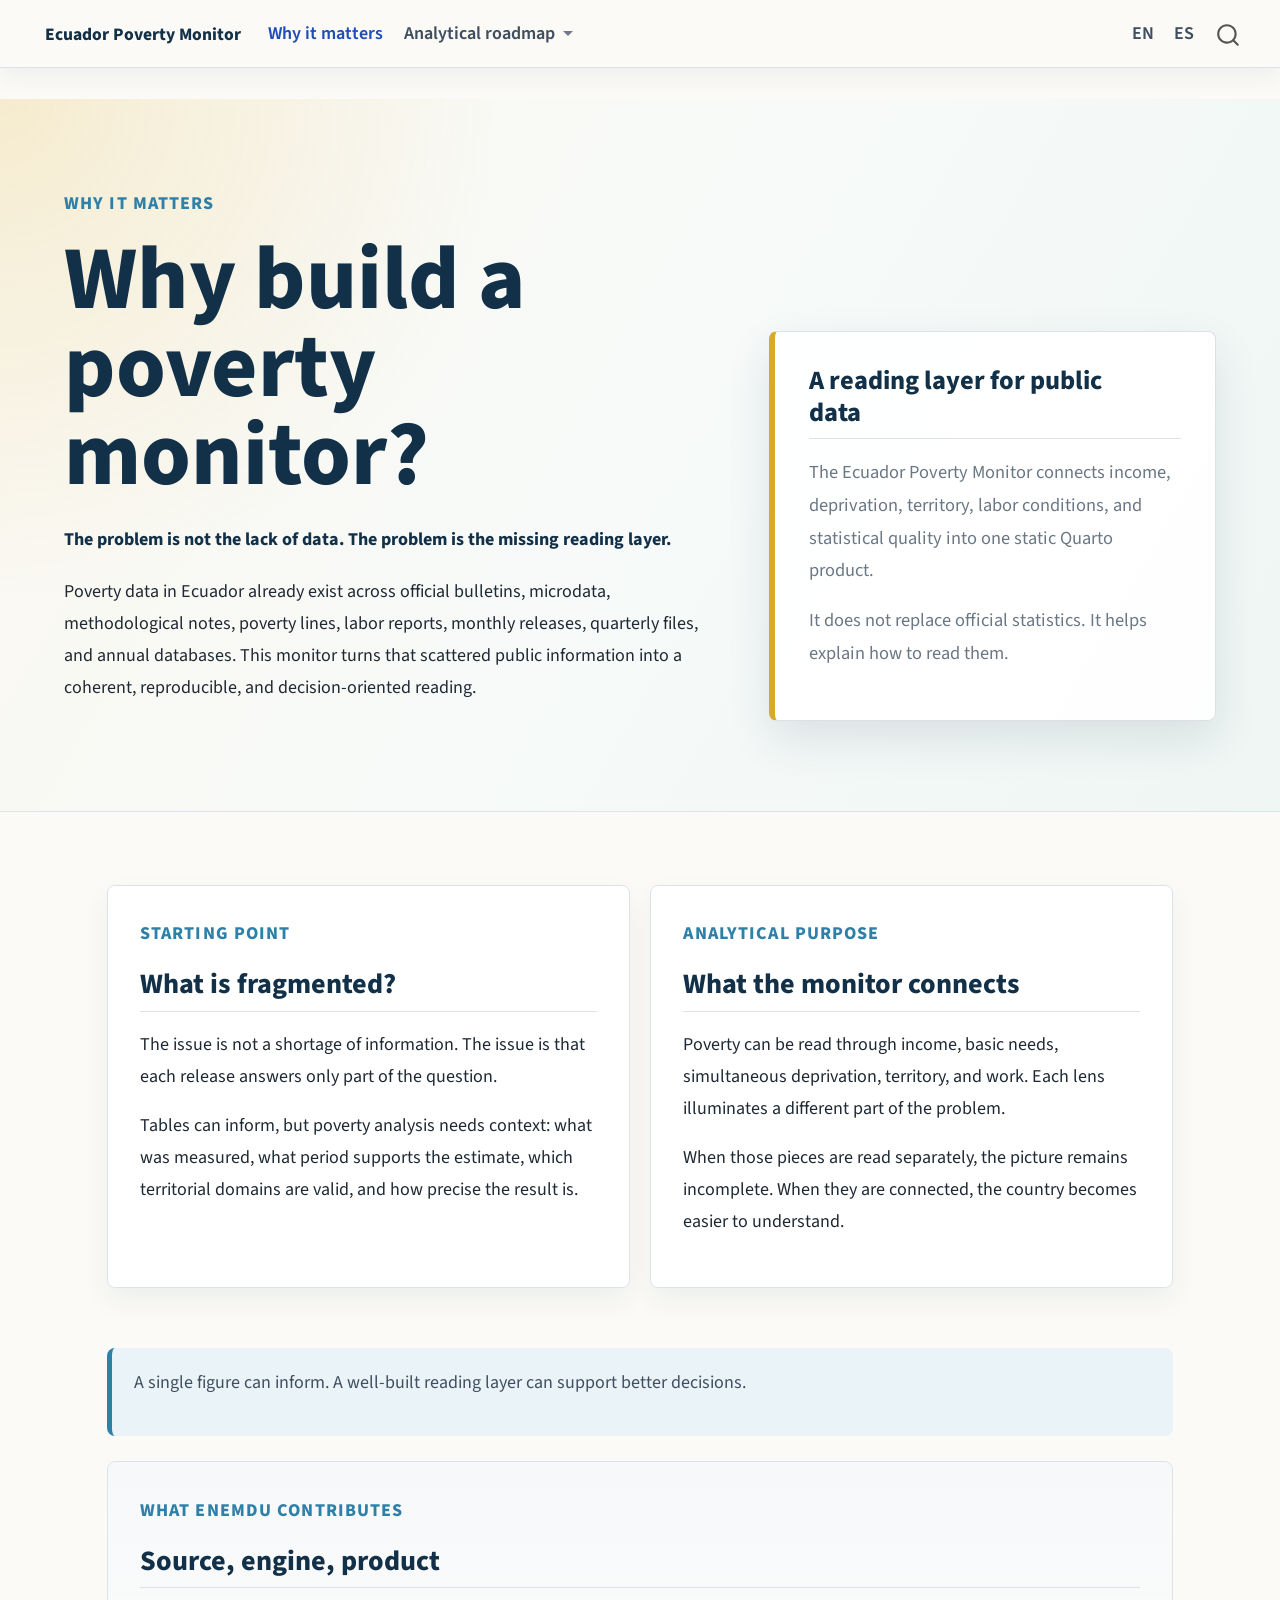
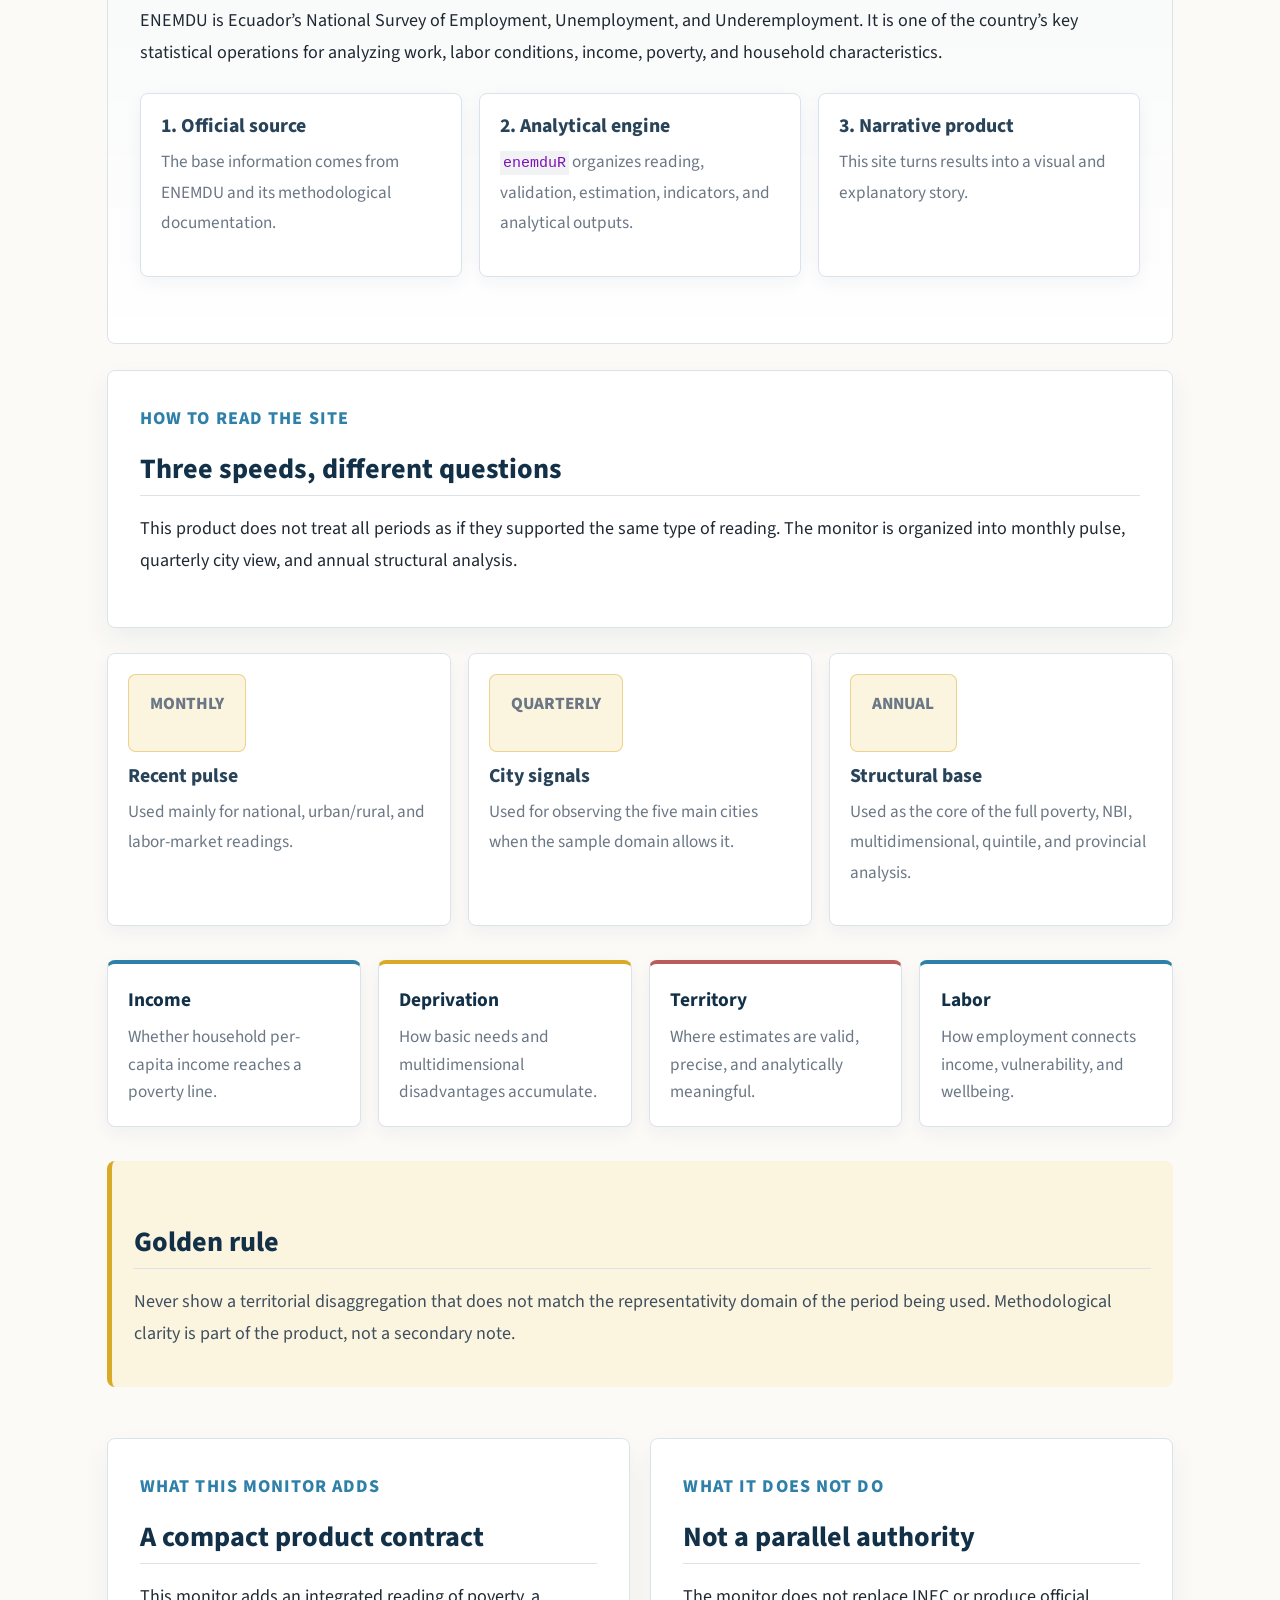
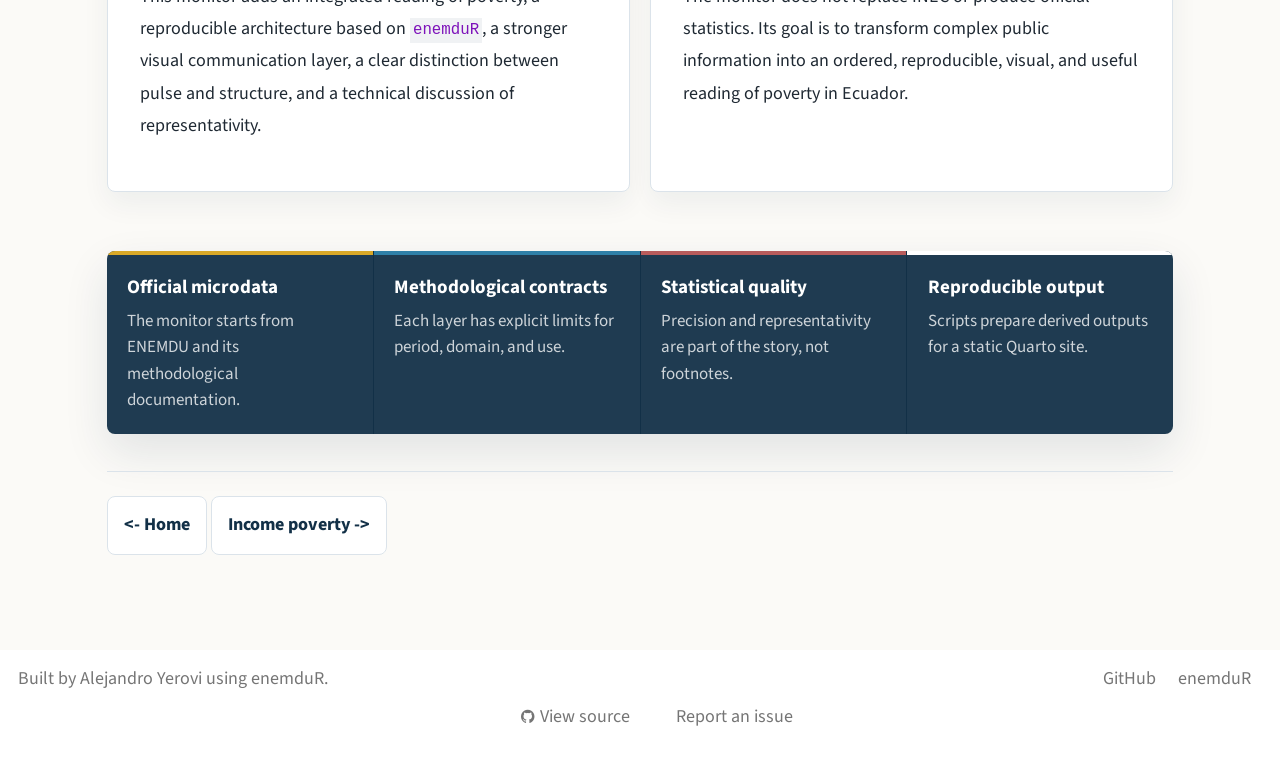
<file: docs/pages/01_why-monitor.html>
<!DOCTYPE html>
<html xmlns="http://www.w3.org/1999/xhtml" lang="en" xml:lang="en"><head>

<meta charset="utf-8">
<meta name="generator" content="quarto-1.8.27">

<meta name="viewport" content="width=device-width, initial-scale=1.0, user-scalable=yes">

<meta name="description" content="Motivation for the Ecuador Poverty Monitor and an initial explanation of ENEMDU, poverty measurement, and multidimensional reading.">

<title>why-monitor – Ecuador Poverty Monitor</title>
<style>
code{white-space: pre-wrap;}
span.smallcaps{font-variant: small-caps;}
div.columns{display: flex; gap: min(4vw, 1.5em);}
div.column{flex: auto; overflow-x: auto;}
div.hanging-indent{margin-left: 1.5em; text-indent: -1.5em;}
ul.task-list{list-style: none;}
ul.task-list li input[type="checkbox"] {
  width: 0.8em;
  margin: 0 0.8em 0.2em -1em; /* quarto-specific, see https://github.com/quarto-dev/quarto-cli/issues/4556 */
  vertical-align: middle;
}
</style>


<script src="../site_libs/quarto-nav/quarto-nav.js"></script>
<script src="../site_libs/quarto-nav/headroom.min.js"></script>
<script src="../site_libs/clipboard/clipboard.min.js"></script>
<script src="../site_libs/quarto-search/autocomplete.umd.js"></script>
<script src="../site_libs/quarto-search/fuse.min.js"></script>
<script src="../site_libs/quarto-search/quarto-search.js"></script>
<meta name="quarto:offset" content="../">
<link href="../assets/img/brand/epm-favicon.png" rel="icon" type="image/png">
<script src="../site_libs/quarto-html/quarto.js" type="module"></script>
<script src="../site_libs/quarto-html/tabsets/tabsets.js" type="module"></script>
<script src="../site_libs/quarto-html/axe/axe-check.js" type="module"></script>
<script src="../site_libs/quarto-html/popper.min.js"></script>
<script src="../site_libs/quarto-html/tippy.umd.min.js"></script>
<script src="../site_libs/quarto-html/anchor.min.js"></script>
<link href="../site_libs/quarto-html/tippy.css" rel="stylesheet">
<link href="../site_libs/quarto-html/quarto-syntax-highlighting-ed96de9b727972fe78a7b5d16c58bf87.css" rel="stylesheet" id="quarto-text-highlighting-styles">
<script src="../site_libs/bootstrap/bootstrap.min.js"></script>
<link href="../site_libs/bootstrap/bootstrap-icons.css" rel="stylesheet">
<link href="../site_libs/bootstrap/bootstrap-0e2ed5a012ede8e13c082ff6ed26c046.min.css" rel="stylesheet" append-hash="true" id="quarto-bootstrap" data-mode="light">
<script id="quarto-search-options" type="application/json">{
  "location": "navbar",
  "copy-button": false,
  "collapse-after": 3,
  "panel-placement": "end",
  "type": "overlay",
  "limit": 50,
  "keyboard-shortcut": [
    "f",
    "/",
    "s"
  ],
  "show-item-context": false,
  "language": {
    "search-no-results-text": "No results",
    "search-matching-documents-text": "matching documents",
    "search-copy-link-title": "Copy link to search",
    "search-hide-matches-text": "Hide additional matches",
    "search-more-match-text": "more match in this document",
    "search-more-matches-text": "more matches in this document",
    "search-clear-button-title": "Clear",
    "search-text-placeholder": "",
    "search-detached-cancel-button-title": "Cancel",
    "search-submit-button-title": "Submit",
    "search-label": "Search"
  }
}</script>
<style>html{ scroll-behavior: smooth; }</style>


<link rel="stylesheet" href="../assets/css/site.css">
</head>

<body class="nav-fixed quarto-light">

<div id="quarto-search-results"></div>
  <header id="quarto-header" class="headroom fixed-top">
    <nav class="navbar navbar-expand-lg " data-bs-theme="dark">
      <div class="navbar-container container-fluid">
      <div class="navbar-brand-container mx-auto">
    <a href="../index.html" class="navbar-brand navbar-brand-logo">
    <img src="../assets/img/brand/epm-navbar-logo.svg" alt="Ecuador Poverty Monitor" class="navbar-logo light-content">
    <img src="../assets/img/brand/epm-navbar-logo.svg" alt="Ecuador Poverty Monitor" class="navbar-logo dark-content">
    </a>
    <a class="navbar-brand" href="../index.html">
    <span class="navbar-title">Ecuador Poverty Monitor</span>
    </a>
  </div>
            <div id="quarto-search" class="" title="Search"></div>
          <button class="navbar-toggler" type="button" data-bs-toggle="collapse" data-bs-target="#navbarCollapse" aria-controls="navbarCollapse" role="menu" aria-expanded="false" aria-label="Toggle navigation" onclick="if (window.quartoToggleHeadroom) { window.quartoToggleHeadroom(); }">
  <span class="navbar-toggler-icon"></span>
</button>
          <div class="collapse navbar-collapse" id="navbarCollapse">
            <ul class="navbar-nav navbar-nav-scroll me-auto">
  <li class="nav-item">
    <a class="nav-link active" href="../pages/01_why-monitor.html" aria-current="page">
<span class="menu-text">Why it matters</span></a>
  </li>
  <li class="nav-item dropdown ">
    <a class="nav-link dropdown-toggle" href="#" id="nav-menu-analytical-roadmap" role="link" data-bs-toggle="dropdown" aria-expanded="false">
 <span class="menu-text">Analytical roadmap</span>
    </a>
    <ul class="dropdown-menu" aria-labelledby="nav-menu-analytical-roadmap">
        <li>
    <a class="dropdown-item" href="../pages/02_income-poverty.html">
 <span class="dropdown-text">Income poverty</span></a>
  </li>
        <li>
    <a class="dropdown-item" href="../pages/03_deprivation-multidimensional-poverty.html">
 <span class="dropdown-text">Deprivation and multidimensional poverty</span></a>
  </li>
        <li>
    <a class="dropdown-item" href="../pages/05_territorial-province-income-poverty.html">
 <span class="dropdown-text">Territorial view of income poverty</span></a>
  </li>
        <li>
    <a class="dropdown-item" href="../pages/06_labor-market-poverty.html">
 <span class="dropdown-text">Labor market and poverty</span></a>
  </li>
        <li>
    <a class="dropdown-item" href="../pages/04_methodology-quality.html">
 <span class="dropdown-text">Measurement and statistical quality</span></a>
  </li>
    </ul>
  </li>
</ul>
            <ul class="navbar-nav navbar-nav-scroll ms-auto">
  <li class="nav-item">
    <a class="nav-link" href="../index.html">
<span class="menu-text">EN</span></a>
  </li>
  <li class="nav-item">
    <a class="nav-link" href="../es/index.html">
<span class="menu-text">ES</span></a>
  </li>
</ul>
          </div> <!-- /navcollapse -->
            <div class="quarto-navbar-tools">
</div>
      </div> <!-- /container-fluid -->
    </nav>
</header>
<!-- content -->
<div id="quarto-content" class="quarto-container page-columns page-rows-contents page-layout-full page-navbar">
<!-- sidebar -->
<!-- margin-sidebar -->

<!-- main -->
<main class="content column-page" id="quarto-document-content"><header id="title-block-header" class="quarto-title-block"></header>




<div class="internal-hero internal-hero-wide">
<div class="internal-hero-copy">
<div class="section-kicker">
<p>Why it matters</p>
</div>
<section id="why-build-a-poverty-monitor" class="level1">
<h1>Why build a poverty monitor?</h1>
<div class="story-lede">
<p>The problem is not the lack of data. The problem is the missing reading layer.</p>
</div>
<p>Poverty data in Ecuador already exist across official bulletins, microdata, methodological notes, poverty lines, labor reports, monthly releases, quarterly files, and annual databases. This monitor turns that scattered public information into a coherent, reproducible, and decision-oriented reading.</p>
</section>
</div>
<section id="a-reading-layer-for-public-data" class="level2 internal-hero-card">
<h2 class="anchored" data-anchor-id="a-reading-layer-for-public-data">A reading layer for public data</h2>
<p>The Ecuador Poverty Monitor connects income, deprivation, territory, labor conditions, and statistical quality into one static Quarto product.</p>
<p>It does not replace official statistics. It helps explain how to read them.</p>
</section>
</div>
<div class="content-block editorial-flow">
<div class="story-grid">
<div class="story-panel">
<div class="section-kicker">
<p>Starting point</p>
</div>
<section id="what-is-fragmented" class="level2">
<h2 class="anchored" data-anchor-id="what-is-fragmented">What is fragmented?</h2>
<p>The issue is not a shortage of information. The issue is that each release answers only part of the question.</p>
<p>Tables can inform, but poverty analysis needs context: what was measured, what period supports the estimate, which territorial domains are valid, and how precise the result is.</p>
</section>
</div>
<div class="story-panel">
<div class="section-kicker">
<p>Analytical purpose</p>
</div>
<section id="what-the-monitor-connects" class="level2">
<h2 class="anchored" data-anchor-id="what-the-monitor-connects">What the monitor connects</h2>
<p>Poverty can be read through income, basic needs, simultaneous deprivation, territory, and work. Each lens illuminates a different part of the problem.</p>
<p>When those pieces are read separately, the picture remains incomplete. When they are connected, the country becomes easier to understand.</p>
</section>
</div>
</div>
<div class="method-note">
<p>A single figure can inform. A well-built reading layer can support better decisions.</p>
</div>
<div class="infographic-frame">
<div class="section-kicker">
<p>What ENEMDU contributes</p>
</div>
<section id="source-engine-product" class="level2">
<h2 class="anchored" data-anchor-id="source-engine-product">Source, engine, product</h2>
<p>ENEMDU is Ecuador’s National Survey of Employment, Unemployment, and Underemployment. It is one of the country’s key statistical operations for analyzing work, labor conditions, income, poverty, and household characteristics.</p>
<div class="three-layer-grid">
<section id="official-source" class="level3 layer-card">
<h3 class="anchored" data-anchor-id="official-source">1. Official source</h3>
<p>The base information comes from ENEMDU and its methodological documentation.</p>
</section>
<section id="analytical-engine" class="level3 layer-card">
<h3 class="anchored" data-anchor-id="analytical-engine">2. Analytical engine</h3>
<p><code>enemduR</code> organizes reading, validation, estimation, indicators, and analytical outputs.</p>
</section>
<section id="narrative-product" class="level3 layer-card">
<h3 class="anchored" data-anchor-id="narrative-product">3. Narrative product</h3>
<p>This site turns results into a visual and explanatory story.</p>
</section>
</div>
</section>
</div>
<div class="story-panel">
<div class="section-kicker">
<p>How to read the site</p>
</div>
<section id="three-speeds-different-questions" class="level2">
<h2 class="anchored" data-anchor-id="three-speeds-different-questions">Three speeds, different questions</h2>
<p>This product does not treat all periods as if they supported the same type of reading. The monitor is organized into monthly pulse, quarterly city view, and annual structural analysis.</p>
</section>
</div>
<div class="period-grid">
<div class="period-card">
<div class="period-badge">
<p>Monthly</p>
</div>
<section id="recent-pulse" class="level3">
<h3 class="anchored" data-anchor-id="recent-pulse">Recent pulse</h3>
<p>Used mainly for national, urban/rural, and labor-market readings.</p>
</section>
</div>
<div class="period-card">
<div class="period-badge">
<p>Quarterly</p>
</div>
<section id="city-signals" class="level3">
<h3 class="anchored" data-anchor-id="city-signals">City signals</h3>
<p>Used for observing the five main cities when the sample domain allows it.</p>
</section>
</div>
<div class="period-card">
<div class="period-badge">
<p>Annual</p>
</div>
<section id="structural-base" class="level3">
<h3 class="anchored" data-anchor-id="structural-base">Structural base</h3>
<p>Used as the core of the full poverty, NBI, multidimensional, quintile, and provincial analysis.</p>
</section>
</div>
</div>
<div class="insight-strip">
<div class="insight-card">
<p><strong>Income</strong></p>
<p>Whether household per-capita income reaches a poverty line.</p>
</div>
<div class="insight-card">
<p><strong>Deprivation</strong></p>
<p>How basic needs and multidimensional disadvantages accumulate.</p>
</div>
<div class="insight-card">
<p><strong>Territory</strong></p>
<p>Where estimates are valid, precise, and analytically meaningful.</p>
</div>
<div class="insight-card">
<p><strong>Labor</strong></p>
<p>How employment connects income, vulnerability, and wellbeing.</p>
</div>
</div>
<section id="golden-rule" class="level2 data-warning">
<h2 class="anchored" data-anchor-id="golden-rule">Golden rule</h2>
<p>Never show a territorial disaggregation that does not match the representativity domain of the period being used. Methodological clarity is part of the product, not a secondary note.</p>
</section>
<div class="story-grid">
<div class="story-panel">
<div class="section-kicker">
<p>What this monitor adds</p>
</div>
<section id="a-compact-product-contract" class="level2">
<h2 class="anchored" data-anchor-id="a-compact-product-contract">A compact product contract</h2>
<p>This monitor adds an integrated reading of poverty, a reproducible architecture based on <code>enemduR</code>, a stronger visual communication layer, a clear distinction between pulse and structure, and a technical discussion of representativity.</p>
</section>
</div>
<div class="story-panel">
<div class="section-kicker">
<p>What it does not do</p>
</div>
<section id="not-a-parallel-authority" class="level2">
<h2 class="anchored" data-anchor-id="not-a-parallel-authority">Not a parallel authority</h2>
<p>The monitor does not replace INEC or produce official statistics. Its goal is to transform complex public information into an ordered, reproducible, visual, and useful reading of poverty in Ecuador.</p>
</section>
</div>
</div>
<div class="proof-strip">
<div class="proof-item">
<p><strong>Official microdata</strong></p>
<p>The monitor starts from ENEMDU and its methodological documentation.</p>
</div>
<div class="proof-item">
<p><strong>Methodological contracts</strong></p>
<p>Each layer has explicit limits for period, domain, and use.</p>
</div>
<div class="proof-item">
<p><strong>Statistical quality</strong></p>
<p>Precision and representativity are part of the story, not footnotes.</p>
</div>
<div class="proof-item">
<p><strong>Reproducible output</strong></p>
<p>Scripts prepare derived outputs for a static Quarto site.</p>
</div>
</div>
<div class="page-nav">
<p><a href="../index.html">&lt;- Home</a> <a href="../pages/02_income-poverty.html">Income poverty -&gt;</a></p>
</div>
</div>



</main> <!-- /main -->
<script id="quarto-html-after-body" type="application/javascript">
  window.document.addEventListener("DOMContentLoaded", function (event) {
    const icon = "";
    const anchorJS = new window.AnchorJS();
    anchorJS.options = {
      placement: 'right',
      icon: icon
    };
    anchorJS.add('.anchored');
    const isCodeAnnotation = (el) => {
      for (const clz of el.classList) {
        if (clz.startsWith('code-annotation-')) {
          return true;
        }
      }
      return false;
    }
    const onCopySuccess = function(e) {
      // button target
      const button = e.trigger;
      // don't keep focus
      button.blur();
      // flash "checked"
      button.classList.add('code-copy-button-checked');
      var currentTitle = button.getAttribute("title");
      button.setAttribute("title", "Copied!");
      let tooltip;
      if (window.bootstrap) {
        button.setAttribute("data-bs-toggle", "tooltip");
        button.setAttribute("data-bs-placement", "left");
        button.setAttribute("data-bs-title", "Copied!");
        tooltip = new bootstrap.Tooltip(button,
          { trigger: "manual",
            customClass: "code-copy-button-tooltip",
            offset: [0, -8]});
        tooltip.show();
      }
      setTimeout(function() {
        if (tooltip) {
          tooltip.hide();
          button.removeAttribute("data-bs-title");
          button.removeAttribute("data-bs-toggle");
          button.removeAttribute("data-bs-placement");
        }
        button.setAttribute("title", currentTitle);
        button.classList.remove('code-copy-button-checked');
      }, 1000);
      // clear code selection
      e.clearSelection();
    }
    const getTextToCopy = function(trigger) {
      const outerScaffold = trigger.parentElement.cloneNode(true);
      const codeEl = outerScaffold.querySelector('code');
      for (const childEl of codeEl.children) {
        if (isCodeAnnotation(childEl)) {
          childEl.remove();
        }
      }
      return codeEl.innerText;
    }
    const clipboard = new window.ClipboardJS('.code-copy-button:not([data-in-quarto-modal])', {
      text: getTextToCopy
    });
    clipboard.on('success', onCopySuccess);
    if (window.document.getElementById('quarto-embedded-source-code-modal')) {
      const clipboardModal = new window.ClipboardJS('.code-copy-button[data-in-quarto-modal]', {
        text: getTextToCopy,
        container: window.document.getElementById('quarto-embedded-source-code-modal')
      });
      clipboardModal.on('success', onCopySuccess);
    }
      var localhostRegex = new RegExp(/^(?:http|https):\/\/localhost\:?[0-9]*\//);
      var mailtoRegex = new RegExp(/^mailto:/);
        var filterRegex = new RegExp("https:\/\/yerovi84\.github\.io\/ecuador-poverty-monitor");
      var isInternal = (href) => {
          return filterRegex.test(href) || localhostRegex.test(href) || mailtoRegex.test(href);
      }
      // Inspect non-navigation links and adorn them if external
     var links = window.document.querySelectorAll('a[href]:not(.nav-link):not(.navbar-brand):not(.toc-action):not(.sidebar-link):not(.sidebar-item-toggle):not(.pagination-link):not(.no-external):not([aria-hidden]):not(.dropdown-item):not(.quarto-navigation-tool):not(.about-link)');
      for (var i=0; i<links.length; i++) {
        const link = links[i];
        if (!isInternal(link.href)) {
          // undo the damage that might have been done by quarto-nav.js in the case of
          // links that we want to consider external
          if (link.dataset.originalHref !== undefined) {
            link.href = link.dataset.originalHref;
          }
            // target, if specified
            link.setAttribute("target", "_blank");
            if (link.getAttribute("rel") === null) {
              link.setAttribute("rel", "noopener");
            }
        }
      }
    function tippyHover(el, contentFn, onTriggerFn, onUntriggerFn) {
      const config = {
        allowHTML: true,
        maxWidth: 500,
        delay: 100,
        arrow: false,
        appendTo: function(el) {
            return el.parentElement;
        },
        interactive: true,
        interactiveBorder: 10,
        theme: 'quarto',
        placement: 'bottom-start',
      };
      if (contentFn) {
        config.content = contentFn;
      }
      if (onTriggerFn) {
        config.onTrigger = onTriggerFn;
      }
      if (onUntriggerFn) {
        config.onUntrigger = onUntriggerFn;
      }
      window.tippy(el, config);
    }
    const noterefs = window.document.querySelectorAll('a[role="doc-noteref"]');
    for (var i=0; i<noterefs.length; i++) {
      const ref = noterefs[i];
      tippyHover(ref, function() {
        // use id or data attribute instead here
        let href = ref.getAttribute('data-footnote-href') || ref.getAttribute('href');
        try { href = new URL(href).hash; } catch {}
        const id = href.replace(/^#\/?/, "");
        const note = window.document.getElementById(id);
        if (note) {
          return note.innerHTML;
        } else {
          return "";
        }
      });
    }
    const xrefs = window.document.querySelectorAll('a.quarto-xref');
    const processXRef = (id, note) => {
      // Strip column container classes
      const stripColumnClz = (el) => {
        el.classList.remove("page-full", "page-columns");
        if (el.children) {
          for (const child of el.children) {
            stripColumnClz(child);
          }
        }
      }
      stripColumnClz(note)
      if (id === null || id.startsWith('sec-')) {
        // Special case sections, only their first couple elements
        const container = document.createElement("div");
        if (note.children && note.children.length > 2) {
          container.appendChild(note.children[0].cloneNode(true));
          for (let i = 1; i < note.children.length; i++) {
            const child = note.children[i];
            if (child.tagName === "P" && child.innerText === "") {
              continue;
            } else {
              container.appendChild(child.cloneNode(true));
              break;
            }
          }
          if (window.Quarto?.typesetMath) {
            window.Quarto.typesetMath(container);
          }
          return container.innerHTML
        } else {
          if (window.Quarto?.typesetMath) {
            window.Quarto.typesetMath(note);
          }
          return note.innerHTML;
        }
      } else {
        // Remove any anchor links if they are present
        const anchorLink = note.querySelector('a.anchorjs-link');
        if (anchorLink) {
          anchorLink.remove();
        }
        if (window.Quarto?.typesetMath) {
          window.Quarto.typesetMath(note);
        }
        if (note.classList.contains("callout")) {
          return note.outerHTML;
        } else {
          return note.innerHTML;
        }
      }
    }
    for (var i=0; i<xrefs.length; i++) {
      const xref = xrefs[i];
      tippyHover(xref, undefined, function(instance) {
        instance.disable();
        let url = xref.getAttribute('href');
        let hash = undefined;
        if (url.startsWith('#')) {
          hash = url;
        } else {
          try { hash = new URL(url).hash; } catch {}
        }
        if (hash) {
          const id = hash.replace(/^#\/?/, "");
          const note = window.document.getElementById(id);
          if (note !== null) {
            try {
              const html = processXRef(id, note.cloneNode(true));
              instance.setContent(html);
            } finally {
              instance.enable();
              instance.show();
            }
          } else {
            // See if we can fetch this
            fetch(url.split('#')[0])
            .then(res => res.text())
            .then(html => {
              const parser = new DOMParser();
              const htmlDoc = parser.parseFromString(html, "text/html");
              const note = htmlDoc.getElementById(id);
              if (note !== null) {
                const html = processXRef(id, note);
                instance.setContent(html);
              }
            }).finally(() => {
              instance.enable();
              instance.show();
            });
          }
        } else {
          // See if we can fetch a full url (with no hash to target)
          // This is a special case and we should probably do some content thinning / targeting
          fetch(url)
          .then(res => res.text())
          .then(html => {
            const parser = new DOMParser();
            const htmlDoc = parser.parseFromString(html, "text/html");
            const note = htmlDoc.querySelector('main.content');
            if (note !== null) {
              // This should only happen for chapter cross references
              // (since there is no id in the URL)
              // remove the first header
              if (note.children.length > 0 && note.children[0].tagName === "HEADER") {
                note.children[0].remove();
              }
              const html = processXRef(null, note);
              instance.setContent(html);
            }
          }).finally(() => {
            instance.enable();
            instance.show();
          });
        }
      }, function(instance) {
      });
    }
        let selectedAnnoteEl;
        const selectorForAnnotation = ( cell, annotation) => {
          let cellAttr = 'data-code-cell="' + cell + '"';
          let lineAttr = 'data-code-annotation="' +  annotation + '"';
          const selector = 'span[' + cellAttr + '][' + lineAttr + ']';
          return selector;
        }
        const selectCodeLines = (annoteEl) => {
          const doc = window.document;
          const targetCell = annoteEl.getAttribute("data-target-cell");
          const targetAnnotation = annoteEl.getAttribute("data-target-annotation");
          const annoteSpan = window.document.querySelector(selectorForAnnotation(targetCell, targetAnnotation));
          const lines = annoteSpan.getAttribute("data-code-lines").split(",");
          const lineIds = lines.map((line) => {
            return targetCell + "-" + line;
          })
          let top = null;
          let height = null;
          let parent = null;
          if (lineIds.length > 0) {
              //compute the position of the single el (top and bottom and make a div)
              const el = window.document.getElementById(lineIds[0]);
              top = el.offsetTop;
              height = el.offsetHeight;
              parent = el.parentElement.parentElement;
            if (lineIds.length > 1) {
              const lastEl = window.document.getElementById(lineIds[lineIds.length - 1]);
              const bottom = lastEl.offsetTop + lastEl.offsetHeight;
              height = bottom - top;
            }
            if (top !== null && height !== null && parent !== null) {
              // cook up a div (if necessary) and position it
              let div = window.document.getElementById("code-annotation-line-highlight");
              if (div === null) {
                div = window.document.createElement("div");
                div.setAttribute("id", "code-annotation-line-highlight");
                div.style.position = 'absolute';
                parent.appendChild(div);
              }
              div.style.top = top - 2 + "px";
              div.style.height = height + 4 + "px";
              div.style.left = 0;
              let gutterDiv = window.document.getElementById("code-annotation-line-highlight-gutter");
              if (gutterDiv === null) {
                gutterDiv = window.document.createElement("div");
                gutterDiv.setAttribute("id", "code-annotation-line-highlight-gutter");
                gutterDiv.style.position = 'absolute';
                const codeCell = window.document.getElementById(targetCell);
                const gutter = codeCell.querySelector('.code-annotation-gutter');
                gutter.appendChild(gutterDiv);
              }
              gutterDiv.style.top = top - 2 + "px";
              gutterDiv.style.height = height + 4 + "px";
            }
            selectedAnnoteEl = annoteEl;
          }
        };
        const unselectCodeLines = () => {
          const elementsIds = ["code-annotation-line-highlight", "code-annotation-line-highlight-gutter"];
          elementsIds.forEach((elId) => {
            const div = window.document.getElementById(elId);
            if (div) {
              div.remove();
            }
          });
          selectedAnnoteEl = undefined;
        };
          // Handle positioning of the toggle
      window.addEventListener(
        "resize",
        throttle(() => {
          elRect = undefined;
          if (selectedAnnoteEl) {
            selectCodeLines(selectedAnnoteEl);
          }
        }, 10)
      );
      function throttle(fn, ms) {
      let throttle = false;
      let timer;
        return (...args) => {
          if(!throttle) { // first call gets through
              fn.apply(this, args);
              throttle = true;
          } else { // all the others get throttled
              if(timer) clearTimeout(timer); // cancel #2
              timer = setTimeout(() => {
                fn.apply(this, args);
                timer = throttle = false;
              }, ms);
          }
        };
      }
        // Attach click handler to the DT
        const annoteDls = window.document.querySelectorAll('dt[data-target-cell]');
        for (const annoteDlNode of annoteDls) {
          annoteDlNode.addEventListener('click', (event) => {
            const clickedEl = event.target;
            if (clickedEl !== selectedAnnoteEl) {
              unselectCodeLines();
              const activeEl = window.document.querySelector('dt[data-target-cell].code-annotation-active');
              if (activeEl) {
                activeEl.classList.remove('code-annotation-active');
              }
              selectCodeLines(clickedEl);
              clickedEl.classList.add('code-annotation-active');
            } else {
              // Unselect the line
              unselectCodeLines();
              clickedEl.classList.remove('code-annotation-active');
            }
          });
        }
    const findCites = (el) => {
      const parentEl = el.parentElement;
      if (parentEl) {
        const cites = parentEl.dataset.cites;
        if (cites) {
          return {
            el,
            cites: cites.split(' ')
          };
        } else {
          return findCites(el.parentElement)
        }
      } else {
        return undefined;
      }
    };
    var bibliorefs = window.document.querySelectorAll('a[role="doc-biblioref"]');
    for (var i=0; i<bibliorefs.length; i++) {
      const ref = bibliorefs[i];
      const citeInfo = findCites(ref);
      if (citeInfo) {
        tippyHover(citeInfo.el, function() {
          var popup = window.document.createElement('div');
          citeInfo.cites.forEach(function(cite) {
            var citeDiv = window.document.createElement('div');
            citeDiv.classList.add('hanging-indent');
            citeDiv.classList.add('csl-entry');
            var biblioDiv = window.document.getElementById('ref-' + cite);
            if (biblioDiv) {
              citeDiv.innerHTML = biblioDiv.innerHTML;
            }
            popup.appendChild(citeDiv);
          });
          return popup.innerHTML;
        });
      }
    }
  });
  </script>
</div> <!-- /content -->
<footer class="footer">
  <div class="nav-footer">
    <div class="nav-footer-left">
<p>Built by Alejandro Yerovi using enemduR.</p>
</div>
    <div class="nav-footer-center">
      &nbsp;
    <div class="toc-actions"><ul><li><a href="https://github.com/yerovi84/ecuador-poverty-monitor/blob/main/pages/01_why-monitor.qmd" class="toc-action"><i class="bi bi-github"></i>View source</a></li><li><a href="https://github.com/yerovi84/ecuador-poverty-monitor/issues/new" class="toc-action"><i class="bi empty"></i>Report an issue</a></li></ul></div></div>
    <div class="nav-footer-right">
      <ul class="footer-items list-unstyled">
    <li class="nav-item">
    <a class="nav-link" href="https://github.com/yerovi84/ecuador-poverty-monitor">
<p>GitHub</p>
</a>
  </li>
    <li class="nav-item">
    <a class="nav-link" href="https://github.com/yerovi84/enemduR">
<p>enemduR</p>
</a>
  </li>
</ul>
    </div>
  </div>
</footer>




<script src="../site_libs/quarto-html/zenscroll-min.js"></script>
</body></html>
</file>
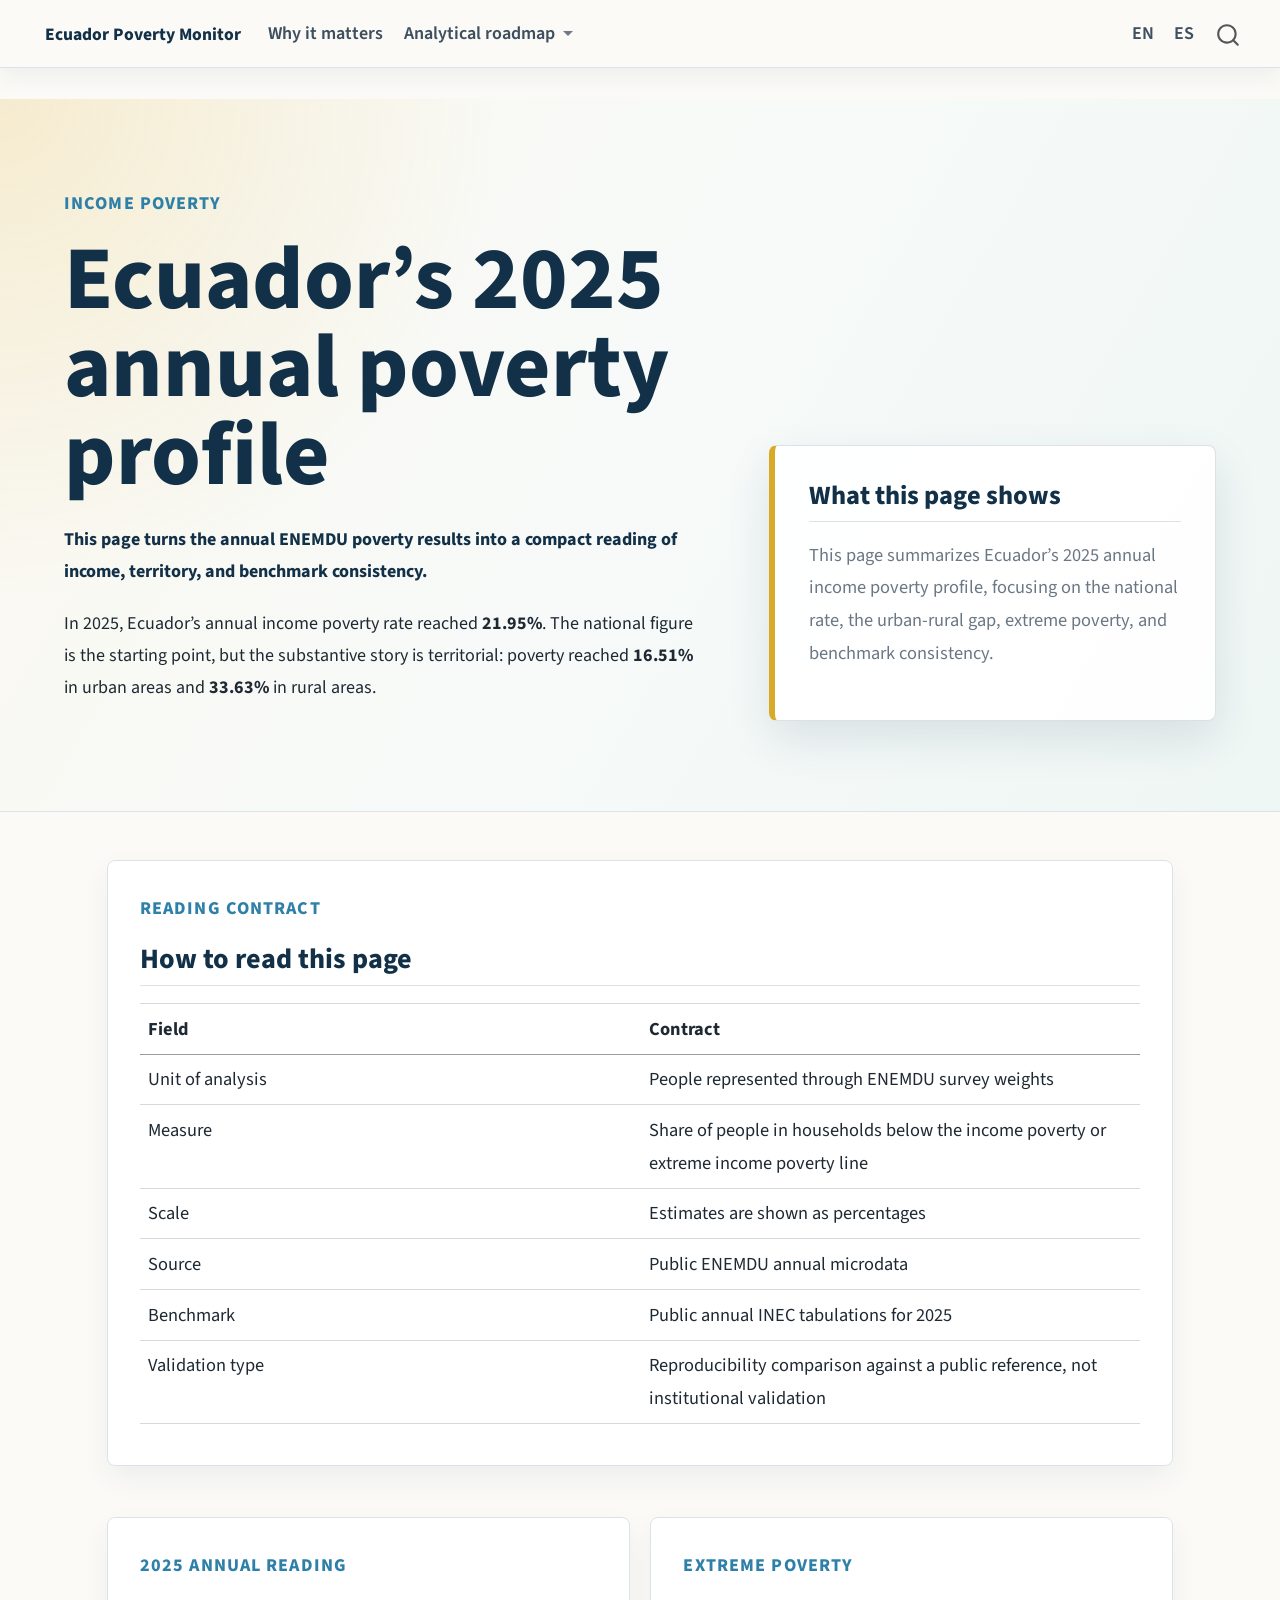
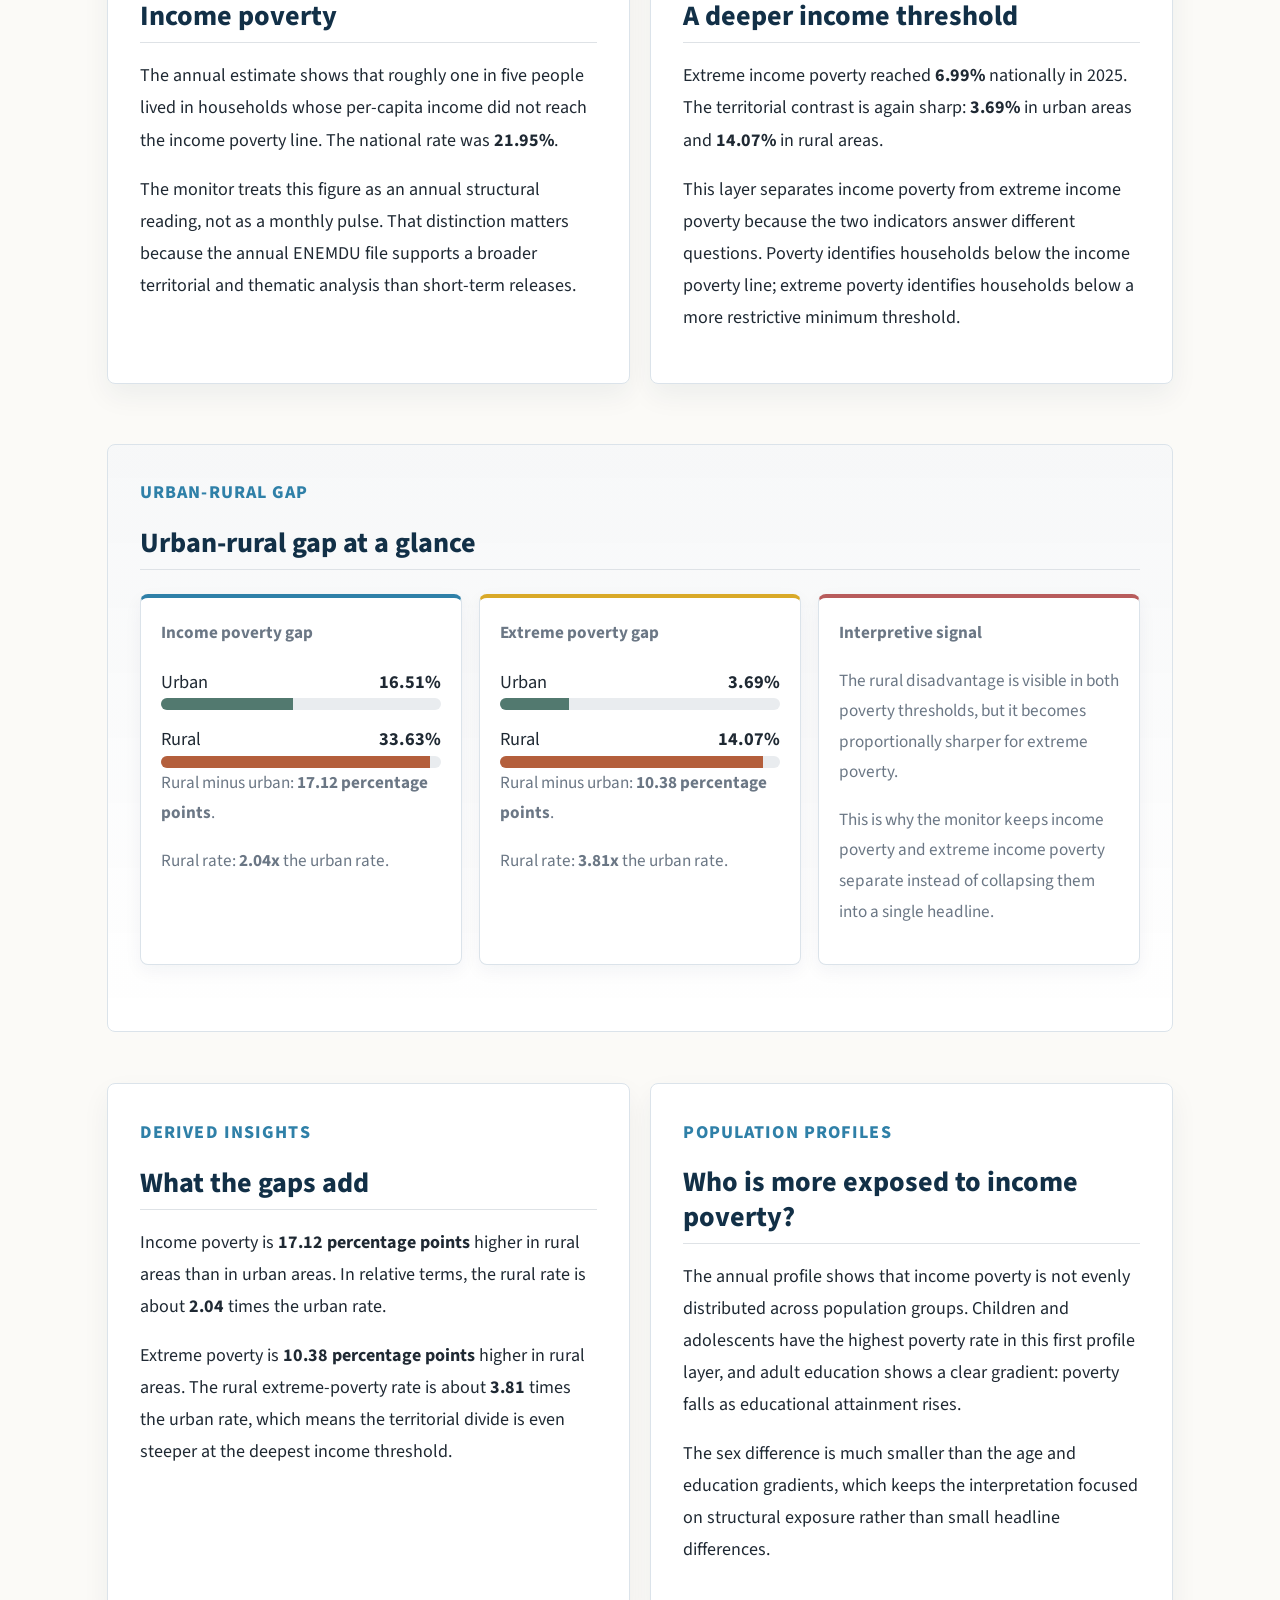
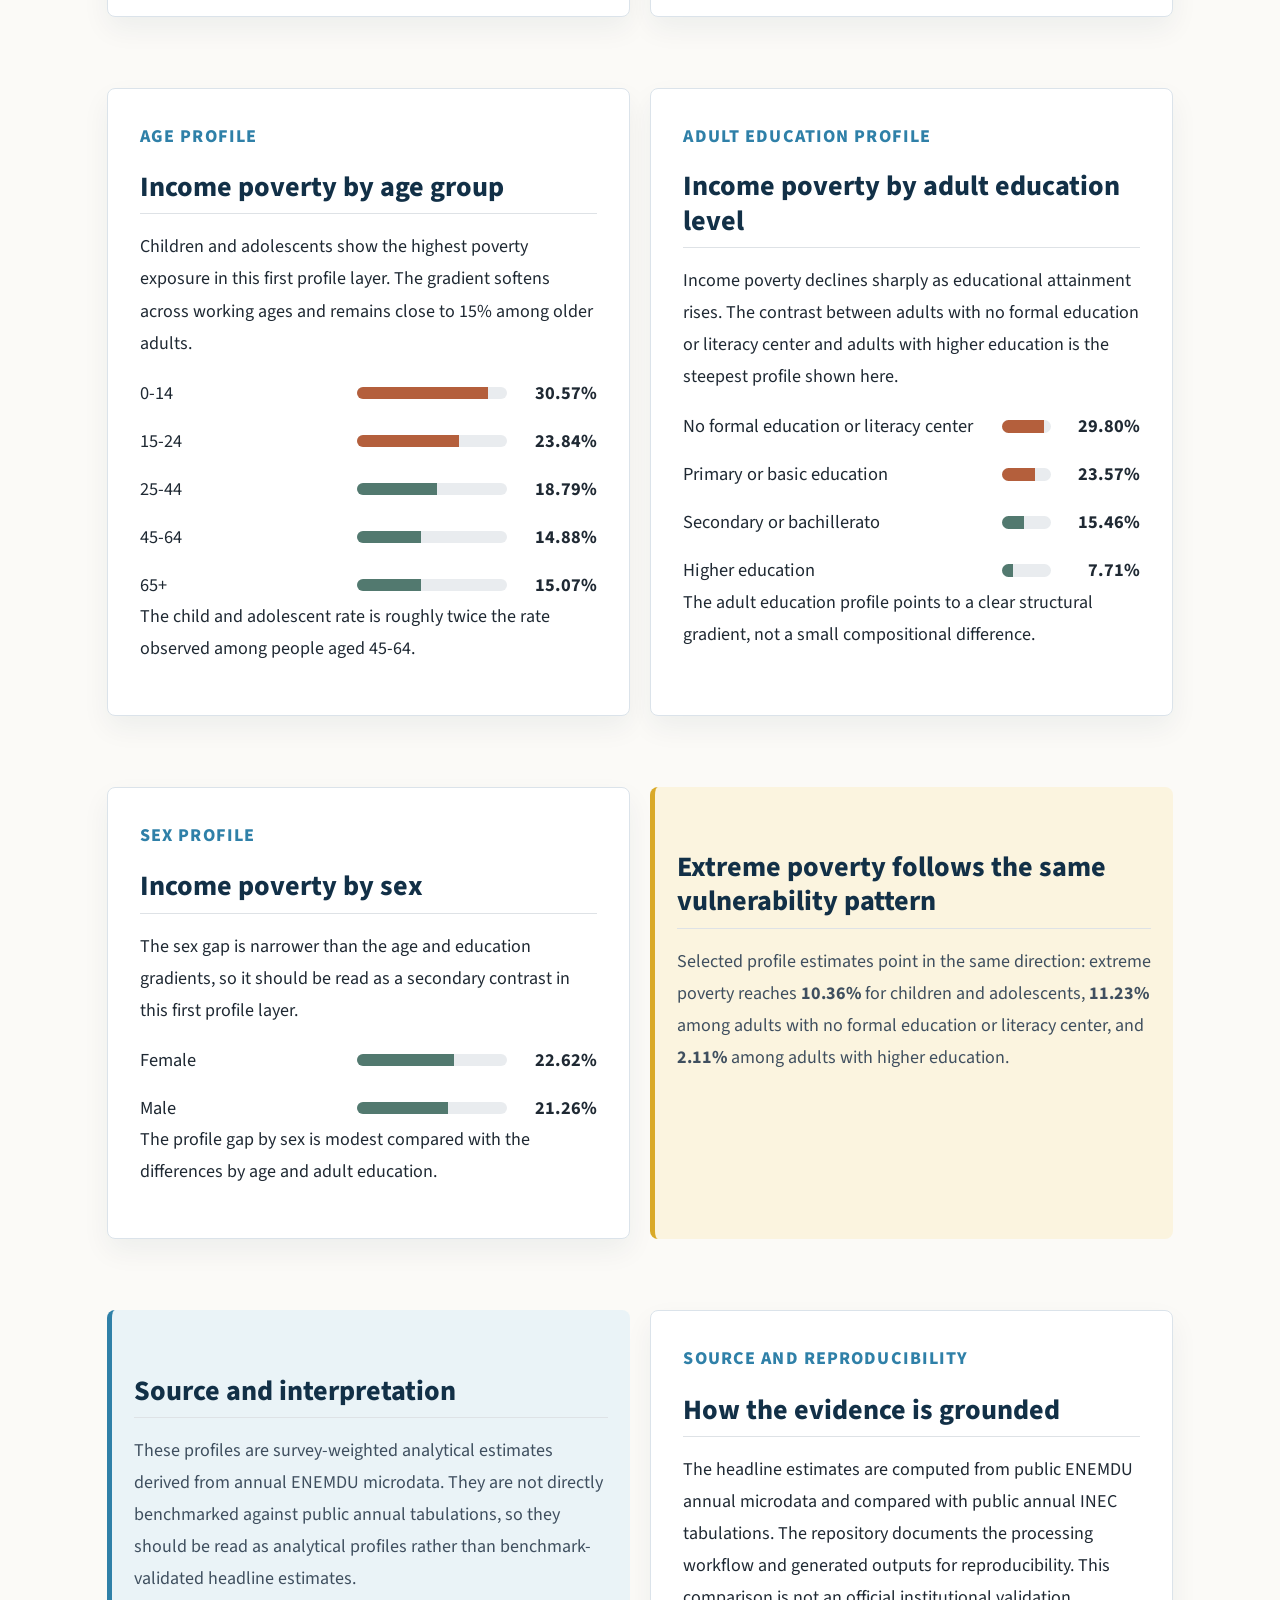
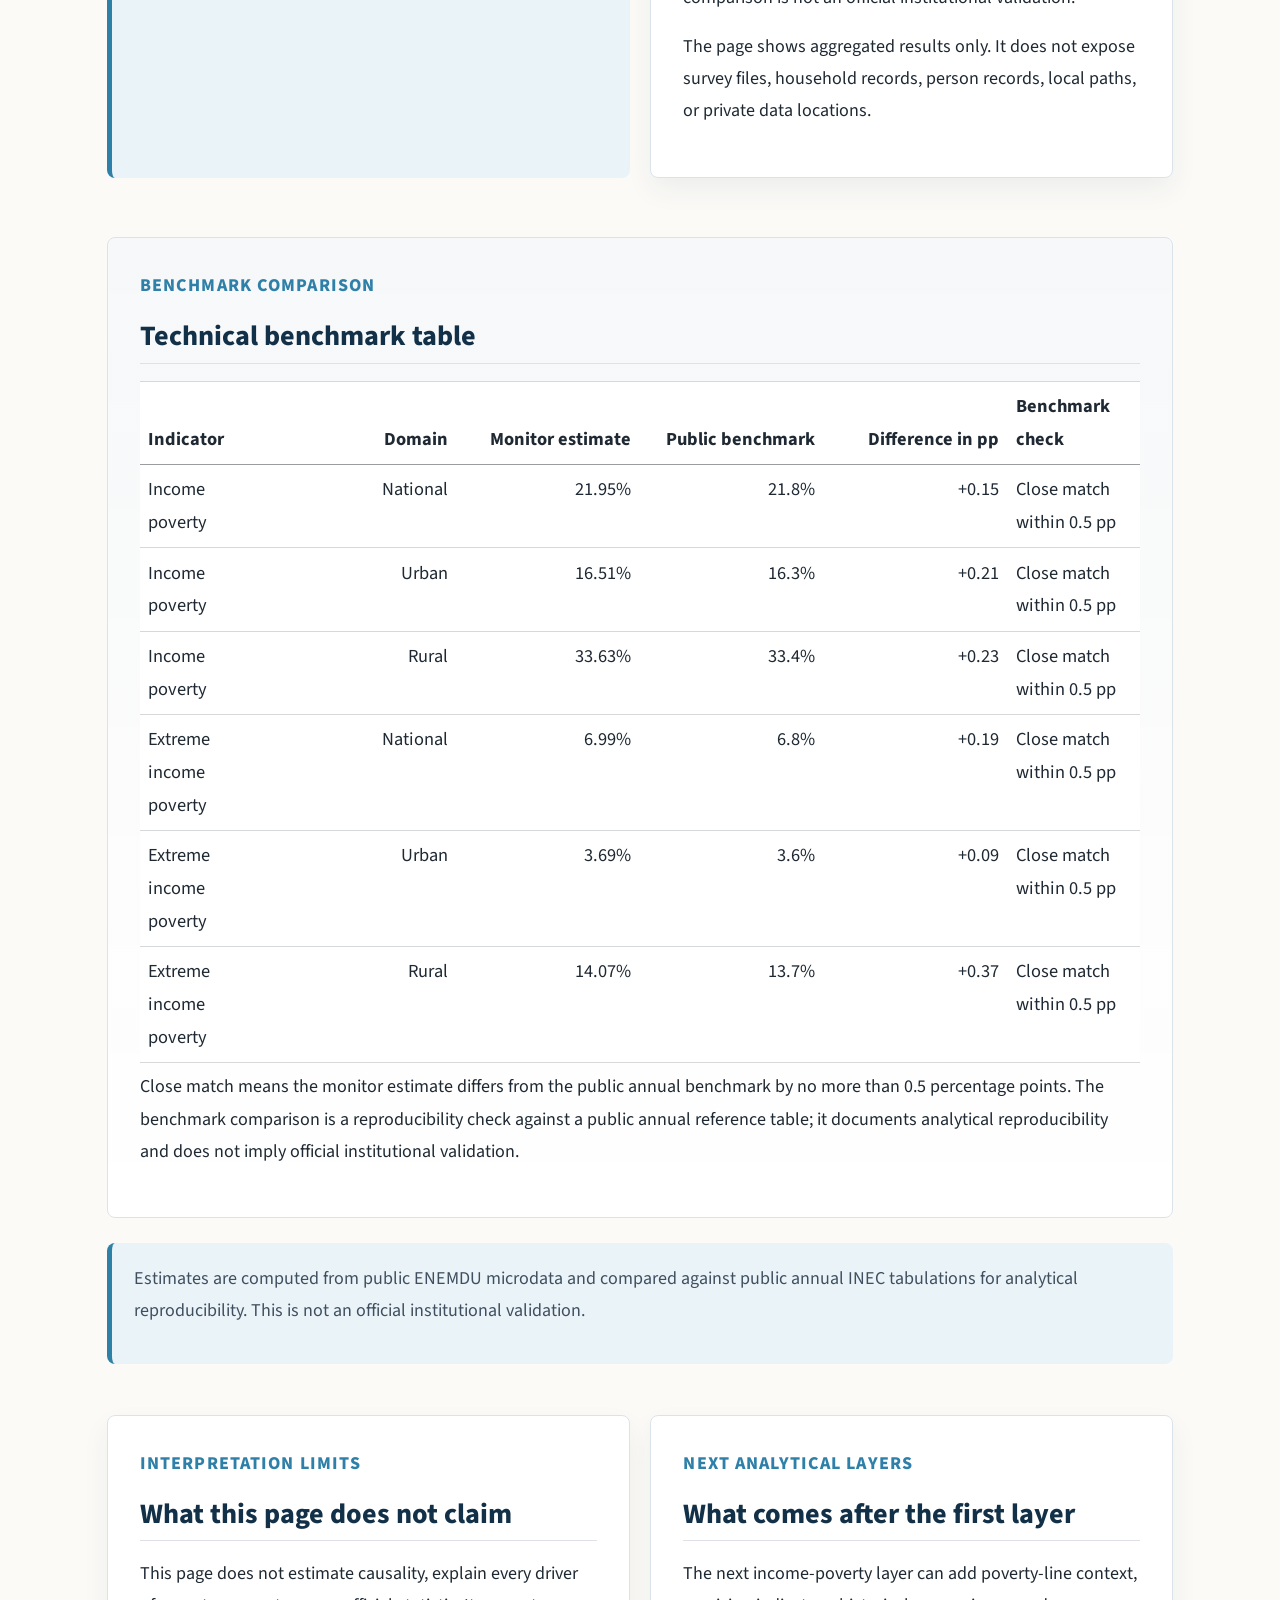
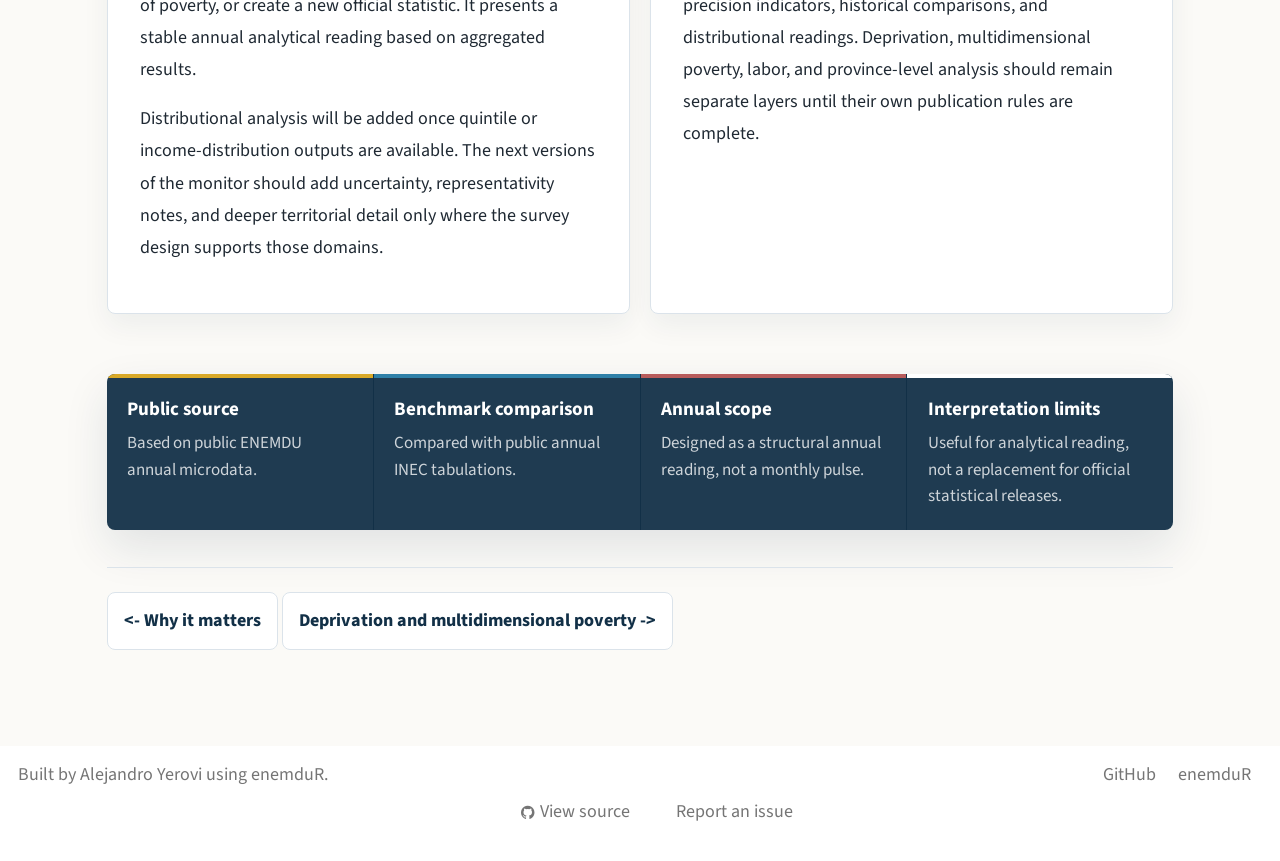
<file: docs/pages/02_income-poverty.html>
<!DOCTYPE html>
<html xmlns="http://www.w3.org/1999/xhtml" lang="en" xml:lang="en"><head>

<meta charset="utf-8">
<meta name="generator" content="quarto-1.8.27">

<meta name="viewport" content="width=device-width, initial-scale=1.0, user-scalable=yes">

<meta name="description" content="Annual income poverty and extreme income poverty results for Ecuador in 2025, with urban-rural contrasts and benchmark reproducibility notes.">

<title>income-poverty – Ecuador Poverty Monitor</title>
<style>
code{white-space: pre-wrap;}
span.smallcaps{font-variant: small-caps;}
div.columns{display: flex; gap: min(4vw, 1.5em);}
div.column{flex: auto; overflow-x: auto;}
div.hanging-indent{margin-left: 1.5em; text-indent: -1.5em;}
ul.task-list{list-style: none;}
ul.task-list li input[type="checkbox"] {
  width: 0.8em;
  margin: 0 0.8em 0.2em -1em; /* quarto-specific, see https://github.com/quarto-dev/quarto-cli/issues/4556 */
  vertical-align: middle;
}
</style>


<script src="../site_libs/quarto-nav/quarto-nav.js"></script>
<script src="../site_libs/quarto-nav/headroom.min.js"></script>
<script src="../site_libs/clipboard/clipboard.min.js"></script>
<script src="../site_libs/quarto-search/autocomplete.umd.js"></script>
<script src="../site_libs/quarto-search/fuse.min.js"></script>
<script src="../site_libs/quarto-search/quarto-search.js"></script>
<meta name="quarto:offset" content="../">
<link href="../assets/img/brand/epm-favicon.png" rel="icon" type="image/png">
<script src="../site_libs/quarto-html/quarto.js" type="module"></script>
<script src="../site_libs/quarto-html/tabsets/tabsets.js" type="module"></script>
<script src="../site_libs/quarto-html/axe/axe-check.js" type="module"></script>
<script src="../site_libs/quarto-html/popper.min.js"></script>
<script src="../site_libs/quarto-html/tippy.umd.min.js"></script>
<script src="../site_libs/quarto-html/anchor.min.js"></script>
<link href="../site_libs/quarto-html/tippy.css" rel="stylesheet">
<link href="../site_libs/quarto-html/quarto-syntax-highlighting-ed96de9b727972fe78a7b5d16c58bf87.css" rel="stylesheet" id="quarto-text-highlighting-styles">
<script src="../site_libs/bootstrap/bootstrap.min.js"></script>
<link href="../site_libs/bootstrap/bootstrap-icons.css" rel="stylesheet">
<link href="../site_libs/bootstrap/bootstrap-0e2ed5a012ede8e13c082ff6ed26c046.min.css" rel="stylesheet" append-hash="true" id="quarto-bootstrap" data-mode="light">
<script id="quarto-search-options" type="application/json">{
  "location": "navbar",
  "copy-button": false,
  "collapse-after": 3,
  "panel-placement": "end",
  "type": "overlay",
  "limit": 50,
  "keyboard-shortcut": [
    "f",
    "/",
    "s"
  ],
  "show-item-context": false,
  "language": {
    "search-no-results-text": "No results",
    "search-matching-documents-text": "matching documents",
    "search-copy-link-title": "Copy link to search",
    "search-hide-matches-text": "Hide additional matches",
    "search-more-match-text": "more match in this document",
    "search-more-matches-text": "more matches in this document",
    "search-clear-button-title": "Clear",
    "search-text-placeholder": "",
    "search-detached-cancel-button-title": "Cancel",
    "search-submit-button-title": "Submit",
    "search-label": "Search"
  }
}</script>
<style>html{ scroll-behavior: smooth; }</style>


<link rel="stylesheet" href="../assets/css/site.css">
</head>

<body class="nav-fixed quarto-light">

<div id="quarto-search-results"></div>
  <header id="quarto-header" class="headroom fixed-top">
    <nav class="navbar navbar-expand-lg " data-bs-theme="dark">
      <div class="navbar-container container-fluid">
      <div class="navbar-brand-container mx-auto">
    <a href="../index.html" class="navbar-brand navbar-brand-logo">
    <img src="../assets/img/brand/epm-navbar-logo.svg" alt="Ecuador Poverty Monitor" class="navbar-logo light-content">
    <img src="../assets/img/brand/epm-navbar-logo.svg" alt="Ecuador Poverty Monitor" class="navbar-logo dark-content">
    </a>
    <a class="navbar-brand" href="../index.html">
    <span class="navbar-title">Ecuador Poverty Monitor</span>
    </a>
  </div>
            <div id="quarto-search" class="" title="Search"></div>
          <button class="navbar-toggler" type="button" data-bs-toggle="collapse" data-bs-target="#navbarCollapse" aria-controls="navbarCollapse" role="menu" aria-expanded="false" aria-label="Toggle navigation" onclick="if (window.quartoToggleHeadroom) { window.quartoToggleHeadroom(); }">
  <span class="navbar-toggler-icon"></span>
</button>
          <div class="collapse navbar-collapse" id="navbarCollapse">
            <ul class="navbar-nav navbar-nav-scroll me-auto">
  <li class="nav-item">
    <a class="nav-link" href="../pages/01_why-monitor.html">
<span class="menu-text">Why it matters</span></a>
  </li>
  <li class="nav-item dropdown ">
    <a class="nav-link dropdown-toggle" href="#" id="nav-menu-analytical-roadmap" role="link" data-bs-toggle="dropdown" aria-expanded="false">
 <span class="menu-text">Analytical roadmap</span>
    </a>
    <ul class="dropdown-menu" aria-labelledby="nav-menu-analytical-roadmap">
        <li>
    <a class="dropdown-item" href="../pages/02_income-poverty.html">
 <span class="dropdown-text">Income poverty</span></a>
  </li>
        <li>
    <a class="dropdown-item" href="../pages/03_deprivation-multidimensional-poverty.html">
 <span class="dropdown-text">Deprivation and multidimensional poverty</span></a>
  </li>
        <li>
    <a class="dropdown-item" href="../pages/05_territorial-province-income-poverty.html">
 <span class="dropdown-text">Territorial view of income poverty</span></a>
  </li>
        <li>
    <a class="dropdown-item" href="../pages/06_labor-market-poverty.html">
 <span class="dropdown-text">Labor market and poverty</span></a>
  </li>
        <li>
    <a class="dropdown-item" href="../pages/04_methodology-quality.html">
 <span class="dropdown-text">Measurement and statistical quality</span></a>
  </li>
    </ul>
  </li>
</ul>
            <ul class="navbar-nav navbar-nav-scroll ms-auto">
  <li class="nav-item">
    <a class="nav-link" href="../index.html">
<span class="menu-text">EN</span></a>
  </li>
  <li class="nav-item">
    <a class="nav-link" href="../es/index.html">
<span class="menu-text">ES</span></a>
  </li>
</ul>
          </div> <!-- /navcollapse -->
            <div class="quarto-navbar-tools">
</div>
      </div> <!-- /container-fluid -->
    </nav>
</header>
<!-- content -->
<div id="quarto-content" class="quarto-container page-columns page-rows-contents page-layout-full page-navbar">
<!-- sidebar -->
<!-- margin-sidebar -->

<!-- main -->
<main class="content column-page" id="quarto-document-content"><header id="title-block-header" class="quarto-title-block"></header>




<div class="internal-hero internal-hero-wide">
<div class="internal-hero-copy">
<div class="section-kicker">
<p>Income poverty</p>
</div>
<section id="ecuadors-2025-annual-poverty-profile" class="level1">
<h1>Ecuador’s 2025 annual poverty profile</h1>
<div class="story-lede">
<p>This page turns the annual ENEMDU poverty results into a compact reading of income, territory, and benchmark consistency.</p>
</div>
<p>In 2025, Ecuador’s annual income poverty rate reached <strong>21.95%</strong>. The national figure is the starting point, but the substantive story is territorial: poverty reached <strong>16.51%</strong> in urban areas and <strong>33.63%</strong> in rural areas.</p>
</section>
</div>
<section id="what-this-page-shows" class="level2 internal-hero-card">
<h2 class="anchored" data-anchor-id="what-this-page-shows">What this page shows</h2>
<p>This page summarizes Ecuador’s 2025 annual income poverty profile, focusing on the national rate, the urban-rural gap, extreme poverty, and benchmark consistency.</p>
</section>
</div>
<div class="content-block editorial-flow">
<div class="story-panel">
<div class="section-kicker">
<p>Reading contract</p>
</div>
<section id="how-to-read-this-page" class="level2">
<h2 class="anchored" data-anchor-id="how-to-read-this-page">How to read this page</h2>
<table class="caption-top table">
<colgroup>
<col style="width: 50%">
<col style="width: 50%">
</colgroup>
<thead>
<tr class="header">
<th>Field</th>
<th>Contract</th>
</tr>
</thead>
<tbody>
<tr class="odd">
<td>Unit of analysis</td>
<td>People represented through ENEMDU survey weights</td>
</tr>
<tr class="even">
<td>Measure</td>
<td>Share of people in households below the income poverty or extreme income poverty line</td>
</tr>
<tr class="odd">
<td>Scale</td>
<td>Estimates are shown as percentages</td>
</tr>
<tr class="even">
<td>Source</td>
<td>Public ENEMDU annual microdata</td>
</tr>
<tr class="odd">
<td>Benchmark</td>
<td>Public annual INEC tabulations for 2025</td>
</tr>
<tr class="even">
<td>Validation type</td>
<td>Reproducibility comparison against a public reference, not institutional validation</td>
</tr>
</tbody>
</table>
</section>
</div>
<div class="story-grid">
<div class="story-panel">
<div class="section-kicker">
<p>2025 annual reading</p>
</div>
<section id="income-poverty" class="level2">
<h2 class="anchored" data-anchor-id="income-poverty">Income poverty</h2>
<p>The annual estimate shows that roughly one in five people lived in households whose per-capita income did not reach the income poverty line. The national rate was <strong>21.95%</strong>.</p>
<p>The monitor treats this figure as an annual structural reading, not as a monthly pulse. That distinction matters because the annual ENEMDU file supports a broader territorial and thematic analysis than short-term releases.</p>
</section>
</div>
<div class="story-panel">
<div class="section-kicker">
<p>Extreme poverty</p>
</div>
<section id="a-deeper-income-threshold" class="level2">
<h2 class="anchored" data-anchor-id="a-deeper-income-threshold">A deeper income threshold</h2>
<p>Extreme income poverty reached <strong>6.99%</strong> nationally in 2025. The territorial contrast is again sharp: <strong>3.69%</strong> in urban areas and <strong>14.07%</strong> in rural areas.</p>
<p>This layer separates income poverty from extreme income poverty because the two indicators answer different questions. Poverty identifies households below the income poverty line; extreme poverty identifies households below a more restrictive minimum threshold.</p>
</section>
</div>
</div>
<div class="infographic-frame">
<div class="section-kicker">
<p>Urban-rural gap</p>
</div>
<section id="urban-rural-gap-at-a-glance" class="level2">
<h2 class="anchored" data-anchor-id="urban-rural-gap-at-a-glance">Urban-rural gap at a glance</h2>
<div class="frame-grid">
<div class="frame-cell">
<p><strong>Income poverty gap</strong></p>
<div style="display: grid; gap: 0.75rem;">
<div>
<div style="display: flex; justify-content: space-between; gap: 1rem;"><span>Urban</span><strong>16.51%</strong></div>
<div style="height: 0.7rem; background: #e9ecef; border-radius: 999px; overflow: hidden;">
<div style="height: 100%; width: 47.17%; background: #52796f;"></div>
</div>
</div>
<div>
<div style="display: flex; justify-content: space-between; gap: 1rem;"><span>Rural</span><strong>33.63%</strong></div>
<div style="height: 0.7rem; background: #e9ecef; border-radius: 999px; overflow: hidden;">
<div style="height: 100%; width: 96.09%; background: #b45f3c;"></div>
</div>
</div>
</div>
<p>Rural minus urban: <strong>17.12 percentage points</strong>.</p>
<p>Rural rate: <strong>2.04x</strong> the urban rate.</p>
</div>
<div class="frame-cell">
<p><strong>Extreme poverty gap</strong></p>
<div style="display: grid; gap: 0.75rem;">
<div>
<div style="display: flex; justify-content: space-between; gap: 1rem;"><span>Urban</span><strong>3.69%</strong></div>
<div style="height: 0.7rem; background: #e9ecef; border-radius: 999px; overflow: hidden;">
<div style="height: 100%; width: 24.60%; background: #52796f;"></div>
</div>
</div>
<div>
<div style="display: flex; justify-content: space-between; gap: 1rem;"><span>Rural</span><strong>14.07%</strong></div>
<div style="height: 0.7rem; background: #e9ecef; border-radius: 999px; overflow: hidden;">
<div style="height: 100%; width: 93.80%; background: #b45f3c;"></div>
</div>
</div>
</div>
<p>Rural minus urban: <strong>10.38 percentage points</strong>.</p>
<p>Rural rate: <strong>3.81x</strong> the urban rate.</p>
</div>
<div class="frame-cell">
<p><strong>Interpretive signal</strong></p>
<p>The rural disadvantage is visible in both poverty thresholds, but it becomes proportionally sharper for extreme poverty.</p>
<p>This is why the monitor keeps income poverty and extreme income poverty separate instead of collapsing them into a single headline.</p>
</div>
</div>
</section>
</div>
<div class="story-grid">
<div class="story-panel">
<div class="section-kicker">
<p>Derived insights</p>
</div>
<section id="what-the-gaps-add" class="level2">
<h2 class="anchored" data-anchor-id="what-the-gaps-add">What the gaps add</h2>
<p>Income poverty is <strong>17.12 percentage points</strong> higher in rural areas than in urban areas. In relative terms, the rural rate is about <strong>2.04</strong> times the urban rate.</p>
<p>Extreme poverty is <strong>10.38 percentage points</strong> higher in rural areas. The rural extreme-poverty rate is about <strong>3.81</strong> times the urban rate, which means the territorial divide is even steeper at the deepest income threshold.</p>
</section>
</div>
<div class="story-panel">
<div class="section-kicker">
<p>Population profiles</p>
</div>
<section id="who-is-more-exposed-to-income-poverty" class="level2">
<h2 class="anchored" data-anchor-id="who-is-more-exposed-to-income-poverty">Who is more exposed to income poverty?</h2>
<p>The annual profile shows that income poverty is not evenly distributed across population groups. Children and adolescents have the highest poverty rate in this first profile layer, and adult education shows a clear gradient: poverty falls as educational attainment rises.</p>
<p>The sex difference is much smaller than the age and education gradients, which keeps the interpretation focused on structural exposure rather than small headline differences.</p>
</section>
</div>
<div class="story-panel">
<div class="section-kicker">
<p>Age profile</p>
</div>
<section id="income-poverty-by-age-group" class="level2">
<h2 class="anchored" data-anchor-id="income-poverty-by-age-group">Income poverty by age group</h2>
<p>Children and adolescents show the highest poverty exposure in this first profile layer. The gradient softens across working ages and remains close to 15% among older adults.</p>
<div style="display: grid; gap: 0.9rem;">
<div style="display: grid; grid-template-columns: minmax(7rem, 12rem) 1fr 4.5rem; gap: 0.75rem; align-items: center;"><span>0-14</span><div style="height: 0.75rem; background: #e9ecef; border-radius: 999px; overflow: hidden;"><div style="height: 100%; width: 87.34%; background: #b45f3c;"></div></div><strong style="text-align: right;">30.57%</strong></div>
<div style="display: grid; grid-template-columns: minmax(7rem, 12rem) 1fr 4.5rem; gap: 0.75rem; align-items: center;"><span>15-24</span><div style="height: 0.75rem; background: #e9ecef; border-radius: 999px; overflow: hidden;"><div style="height: 100%; width: 68.11%; background: #b45f3c;"></div></div><strong style="text-align: right;">23.84%</strong></div>
<div style="display: grid; grid-template-columns: minmax(7rem, 12rem) 1fr 4.5rem; gap: 0.75rem; align-items: center;"><span>25-44</span><div style="height: 0.75rem; background: #e9ecef; border-radius: 999px; overflow: hidden;"><div style="height: 100%; width: 53.69%; background: #52796f;"></div></div><strong style="text-align: right;">18.79%</strong></div>
<div style="display: grid; grid-template-columns: minmax(7rem, 12rem) 1fr 4.5rem; gap: 0.75rem; align-items: center;"><span>45-64</span><div style="height: 0.75rem; background: #e9ecef; border-radius: 999px; overflow: hidden;"><div style="height: 100%; width: 42.51%; background: #52796f;"></div></div><strong style="text-align: right;">14.88%</strong></div>
<div style="display: grid; grid-template-columns: minmax(7rem, 12rem) 1fr 4.5rem; gap: 0.75rem; align-items: center;"><span>65+</span><div style="height: 0.75rem; background: #e9ecef; border-radius: 999px; overflow: hidden;"><div style="height: 100%; width: 43.06%; background: #52796f;"></div></div><strong style="text-align: right;">15.07%</strong></div>
</div>
<p>The child and adolescent rate is roughly twice the rate observed among people aged 45-64.</p>
</section>
</div>
<div class="story-panel">
<div class="section-kicker">
<p>Adult education profile</p>
</div>
<section id="income-poverty-by-adult-education-level" class="level2">
<h2 class="anchored" data-anchor-id="income-poverty-by-adult-education-level">Income poverty by adult education level</h2>
<p>Income poverty declines sharply as educational attainment rises. The contrast between adults with no formal education or literacy center and adults with higher education is the steepest profile shown here.</p>
<div style="display: grid; gap: 0.9rem;">
<div style="display: grid; grid-template-columns: minmax(13rem, 18rem) 1fr 4.5rem; gap: 0.75rem; align-items: center;"><span>No formal education or literacy center</span><div style="height: 0.75rem; background: #e9ecef; border-radius: 999px; overflow: hidden;"><div style="height: 100%; width: 85.14%; background: #b45f3c;"></div></div><strong style="text-align: right;">29.80%</strong></div>
<div style="display: grid; grid-template-columns: minmax(13rem, 18rem) 1fr 4.5rem; gap: 0.75rem; align-items: center;"><span>Primary or basic education</span><div style="height: 0.75rem; background: #e9ecef; border-radius: 999px; overflow: hidden;"><div style="height: 100%; width: 67.34%; background: #b45f3c;"></div></div><strong style="text-align: right;">23.57%</strong></div>
<div style="display: grid; grid-template-columns: minmax(13rem, 18rem) 1fr 4.5rem; gap: 0.75rem; align-items: center;"><span>Secondary or bachillerato</span><div style="height: 0.75rem; background: #e9ecef; border-radius: 999px; overflow: hidden;"><div style="height: 100%; width: 44.17%; background: #52796f;"></div></div><strong style="text-align: right;">15.46%</strong></div>
<div style="display: grid; grid-template-columns: minmax(13rem, 18rem) 1fr 4.5rem; gap: 0.75rem; align-items: center;"><span>Higher education</span><div style="height: 0.75rem; background: #e9ecef; border-radius: 999px; overflow: hidden;"><div style="height: 100%; width: 22.03%; background: #52796f;"></div></div><strong style="text-align: right;">7.71%</strong></div>
</div>
<p>The adult education profile points to a clear structural gradient, not a small compositional difference.</p>
</section>
</div>
<div class="story-panel">
<div class="section-kicker">
<p>Sex profile</p>
</div>
<section id="income-poverty-by-sex" class="level2">
<h2 class="anchored" data-anchor-id="income-poverty-by-sex">Income poverty by sex</h2>
<p>The sex gap is narrower than the age and education gradients, so it should be read as a secondary contrast in this first profile layer.</p>
<div style="display: grid; gap: 0.9rem;">
<div style="display: grid; grid-template-columns: minmax(7rem, 12rem) 1fr 4.5rem; gap: 0.75rem; align-items: center;"><span>Female</span><div style="height: 0.75rem; background: #e9ecef; border-radius: 999px; overflow: hidden;"><div style="height: 100%; width: 64.63%; background: #52796f;"></div></div><strong style="text-align: right;">22.62%</strong></div>
<div style="display: grid; grid-template-columns: minmax(7rem, 12rem) 1fr 4.5rem; gap: 0.75rem; align-items: center;"><span>Male</span><div style="height: 0.75rem; background: #e9ecef; border-radius: 999px; overflow: hidden;"><div style="height: 100%; width: 60.74%; background: #52796f;"></div></div><strong style="text-align: right;">21.26%</strong></div>
</div>
<p>The profile gap by sex is modest compared with the differences by age and adult education.</p>
</section>
</div>
<section id="extreme-poverty-follows-the-same-vulnerability-pattern" class="level2 data-warning">
<h2 class="anchored" data-anchor-id="extreme-poverty-follows-the-same-vulnerability-pattern">Extreme poverty follows the same vulnerability pattern</h2>
<p>Selected profile estimates point in the same direction: extreme poverty reaches <strong>10.36%</strong> for children and adolescents, <strong>11.23%</strong> among adults with no formal education or literacy center, and <strong>2.11%</strong> among adults with higher education.</p>
</section>
<section id="source-and-interpretation" class="level2 method-note">
<h2 class="anchored" data-anchor-id="source-and-interpretation">Source and interpretation</h2>
<p>These profiles are survey-weighted analytical estimates derived from annual ENEMDU microdata. They are not directly benchmarked against public annual tabulations, so they should be read as analytical profiles rather than benchmark-validated headline estimates.</p>
</section>
<div class="story-panel">
<div class="section-kicker">
<p>Source and reproducibility</p>
</div>
<section id="how-the-evidence-is-grounded" class="level2">
<h2 class="anchored" data-anchor-id="how-the-evidence-is-grounded">How the evidence is grounded</h2>
<p>The headline estimates are computed from public ENEMDU annual microdata and compared with public annual INEC tabulations. The repository documents the processing workflow and generated outputs for reproducibility. This comparison is not an official institutional validation.</p>
<p>The page shows aggregated results only. It does not expose survey files, household records, person records, local paths, or private data locations.</p>
</section>
</div>
</div>
<div class="infographic-frame">
<div class="section-kicker">
<p>Benchmark comparison</p>
</div>
<section id="technical-benchmark-table" class="level2">
<h2 class="anchored" data-anchor-id="technical-benchmark-table">Technical benchmark table</h2>
<table class="caption-top table">
<colgroup>
<col style="width: 13%">
<col style="width: 18%">
<col style="width: 18%">
<col style="width: 18%">
<col style="width: 18%">
<col style="width: 13%">
</colgroup>
<thead>
<tr class="header">
<th>Indicator</th>
<th style="text-align: right;">Domain</th>
<th style="text-align: right;">Monitor estimate</th>
<th style="text-align: right;">Public benchmark</th>
<th style="text-align: right;">Difference in pp</th>
<th>Benchmark check</th>
</tr>
</thead>
<tbody>
<tr class="odd">
<td>Income poverty</td>
<td style="text-align: right;">National</td>
<td style="text-align: right;">21.95%</td>
<td style="text-align: right;">21.8%</td>
<td style="text-align: right;">+0.15</td>
<td>Close match within 0.5 pp</td>
</tr>
<tr class="even">
<td>Income poverty</td>
<td style="text-align: right;">Urban</td>
<td style="text-align: right;">16.51%</td>
<td style="text-align: right;">16.3%</td>
<td style="text-align: right;">+0.21</td>
<td>Close match within 0.5 pp</td>
</tr>
<tr class="odd">
<td>Income poverty</td>
<td style="text-align: right;">Rural</td>
<td style="text-align: right;">33.63%</td>
<td style="text-align: right;">33.4%</td>
<td style="text-align: right;">+0.23</td>
<td>Close match within 0.5 pp</td>
</tr>
<tr class="even">
<td>Extreme income poverty</td>
<td style="text-align: right;">National</td>
<td style="text-align: right;">6.99%</td>
<td style="text-align: right;">6.8%</td>
<td style="text-align: right;">+0.19</td>
<td>Close match within 0.5 pp</td>
</tr>
<tr class="odd">
<td>Extreme income poverty</td>
<td style="text-align: right;">Urban</td>
<td style="text-align: right;">3.69%</td>
<td style="text-align: right;">3.6%</td>
<td style="text-align: right;">+0.09</td>
<td>Close match within 0.5 pp</td>
</tr>
<tr class="even">
<td>Extreme income poverty</td>
<td style="text-align: right;">Rural</td>
<td style="text-align: right;">14.07%</td>
<td style="text-align: right;">13.7%</td>
<td style="text-align: right;">+0.37</td>
<td>Close match within 0.5 pp</td>
</tr>
</tbody>
</table>
<p>Close match means the monitor estimate differs from the public annual benchmark by no more than 0.5 percentage points. The benchmark comparison is a reproducibility check against a public annual reference table; it documents analytical reproducibility and does not imply official institutional validation.</p>
</section>
</div>
<div class="method-note">
<p>Estimates are computed from public ENEMDU microdata and compared against public annual INEC tabulations for analytical reproducibility. This is not an official institutional validation.</p>
</div>
<div class="story-grid">
<div class="story-panel">
<div class="section-kicker">
<p>Interpretation limits</p>
</div>
<section id="what-this-page-does-not-claim" class="level2">
<h2 class="anchored" data-anchor-id="what-this-page-does-not-claim">What this page does not claim</h2>
<p>This page does not estimate causality, explain every driver of poverty, or create a new official statistic. It presents a stable annual analytical reading based on aggregated results.</p>
<p>Distributional analysis will be added once quintile or income-distribution outputs are available. The next versions of the monitor should add uncertainty, representativity notes, and deeper territorial detail only where the survey design supports those domains.</p>
</section>
</div>
<div class="story-panel">
<div class="section-kicker">
<p>Next analytical layers</p>
</div>
<section id="what-comes-after-the-first-layer" class="level2">
<h2 class="anchored" data-anchor-id="what-comes-after-the-first-layer">What comes after the first layer</h2>
<p>The next income-poverty layer can add poverty-line context, precision indicators, historical comparisons, and distributional readings. Deprivation, multidimensional poverty, labor, and province-level analysis should remain separate layers until their own publication rules are complete.</p>
</section>
</div>
</div>
<div class="proof-strip">
<div class="proof-item">
<p><strong>Public source</strong></p>
<p>Based on public ENEMDU annual microdata.</p>
</div>
<div class="proof-item">
<p><strong>Benchmark comparison</strong></p>
<p>Compared with public annual INEC tabulations.</p>
</div>
<div class="proof-item">
<p><strong>Annual scope</strong></p>
<p>Designed as a structural annual reading, not a monthly pulse.</p>
</div>
<div class="proof-item">
<p><strong>Interpretation limits</strong></p>
<p>Useful for analytical reading, not a replacement for official statistical releases.</p>
</div>
</div>
<div class="page-nav">
<p><a href="../pages/01_why-monitor.html">&lt;- Why it matters</a> <a href="../pages/03_deprivation-multidimensional-poverty.html">Deprivation and multidimensional poverty -&gt;</a></p>
</div>
</div>



</main> <!-- /main -->
<script id="quarto-html-after-body" type="application/javascript">
  window.document.addEventListener("DOMContentLoaded", function (event) {
    const icon = "";
    const anchorJS = new window.AnchorJS();
    anchorJS.options = {
      placement: 'right',
      icon: icon
    };
    anchorJS.add('.anchored');
    const isCodeAnnotation = (el) => {
      for (const clz of el.classList) {
        if (clz.startsWith('code-annotation-')) {
          return true;
        }
      }
      return false;
    }
    const onCopySuccess = function(e) {
      // button target
      const button = e.trigger;
      // don't keep focus
      button.blur();
      // flash "checked"
      button.classList.add('code-copy-button-checked');
      var currentTitle = button.getAttribute("title");
      button.setAttribute("title", "Copied!");
      let tooltip;
      if (window.bootstrap) {
        button.setAttribute("data-bs-toggle", "tooltip");
        button.setAttribute("data-bs-placement", "left");
        button.setAttribute("data-bs-title", "Copied!");
        tooltip = new bootstrap.Tooltip(button,
          { trigger: "manual",
            customClass: "code-copy-button-tooltip",
            offset: [0, -8]});
        tooltip.show();
      }
      setTimeout(function() {
        if (tooltip) {
          tooltip.hide();
          button.removeAttribute("data-bs-title");
          button.removeAttribute("data-bs-toggle");
          button.removeAttribute("data-bs-placement");
        }
        button.setAttribute("title", currentTitle);
        button.classList.remove('code-copy-button-checked');
      }, 1000);
      // clear code selection
      e.clearSelection();
    }
    const getTextToCopy = function(trigger) {
      const outerScaffold = trigger.parentElement.cloneNode(true);
      const codeEl = outerScaffold.querySelector('code');
      for (const childEl of codeEl.children) {
        if (isCodeAnnotation(childEl)) {
          childEl.remove();
        }
      }
      return codeEl.innerText;
    }
    const clipboard = new window.ClipboardJS('.code-copy-button:not([data-in-quarto-modal])', {
      text: getTextToCopy
    });
    clipboard.on('success', onCopySuccess);
    if (window.document.getElementById('quarto-embedded-source-code-modal')) {
      const clipboardModal = new window.ClipboardJS('.code-copy-button[data-in-quarto-modal]', {
        text: getTextToCopy,
        container: window.document.getElementById('quarto-embedded-source-code-modal')
      });
      clipboardModal.on('success', onCopySuccess);
    }
      var localhostRegex = new RegExp(/^(?:http|https):\/\/localhost\:?[0-9]*\//);
      var mailtoRegex = new RegExp(/^mailto:/);
        var filterRegex = new RegExp("https:\/\/yerovi84\.github\.io\/ecuador-poverty-monitor");
      var isInternal = (href) => {
          return filterRegex.test(href) || localhostRegex.test(href) || mailtoRegex.test(href);
      }
      // Inspect non-navigation links and adorn them if external
     var links = window.document.querySelectorAll('a[href]:not(.nav-link):not(.navbar-brand):not(.toc-action):not(.sidebar-link):not(.sidebar-item-toggle):not(.pagination-link):not(.no-external):not([aria-hidden]):not(.dropdown-item):not(.quarto-navigation-tool):not(.about-link)');
      for (var i=0; i<links.length; i++) {
        const link = links[i];
        if (!isInternal(link.href)) {
          // undo the damage that might have been done by quarto-nav.js in the case of
          // links that we want to consider external
          if (link.dataset.originalHref !== undefined) {
            link.href = link.dataset.originalHref;
          }
            // target, if specified
            link.setAttribute("target", "_blank");
            if (link.getAttribute("rel") === null) {
              link.setAttribute("rel", "noopener");
            }
        }
      }
    function tippyHover(el, contentFn, onTriggerFn, onUntriggerFn) {
      const config = {
        allowHTML: true,
        maxWidth: 500,
        delay: 100,
        arrow: false,
        appendTo: function(el) {
            return el.parentElement;
        },
        interactive: true,
        interactiveBorder: 10,
        theme: 'quarto',
        placement: 'bottom-start',
      };
      if (contentFn) {
        config.content = contentFn;
      }
      if (onTriggerFn) {
        config.onTrigger = onTriggerFn;
      }
      if (onUntriggerFn) {
        config.onUntrigger = onUntriggerFn;
      }
      window.tippy(el, config);
    }
    const noterefs = window.document.querySelectorAll('a[role="doc-noteref"]');
    for (var i=0; i<noterefs.length; i++) {
      const ref = noterefs[i];
      tippyHover(ref, function() {
        // use id or data attribute instead here
        let href = ref.getAttribute('data-footnote-href') || ref.getAttribute('href');
        try { href = new URL(href).hash; } catch {}
        const id = href.replace(/^#\/?/, "");
        const note = window.document.getElementById(id);
        if (note) {
          return note.innerHTML;
        } else {
          return "";
        }
      });
    }
    const xrefs = window.document.querySelectorAll('a.quarto-xref');
    const processXRef = (id, note) => {
      // Strip column container classes
      const stripColumnClz = (el) => {
        el.classList.remove("page-full", "page-columns");
        if (el.children) {
          for (const child of el.children) {
            stripColumnClz(child);
          }
        }
      }
      stripColumnClz(note)
      if (id === null || id.startsWith('sec-')) {
        // Special case sections, only their first couple elements
        const container = document.createElement("div");
        if (note.children && note.children.length > 2) {
          container.appendChild(note.children[0].cloneNode(true));
          for (let i = 1; i < note.children.length; i++) {
            const child = note.children[i];
            if (child.tagName === "P" && child.innerText === "") {
              continue;
            } else {
              container.appendChild(child.cloneNode(true));
              break;
            }
          }
          if (window.Quarto?.typesetMath) {
            window.Quarto.typesetMath(container);
          }
          return container.innerHTML
        } else {
          if (window.Quarto?.typesetMath) {
            window.Quarto.typesetMath(note);
          }
          return note.innerHTML;
        }
      } else {
        // Remove any anchor links if they are present
        const anchorLink = note.querySelector('a.anchorjs-link');
        if (anchorLink) {
          anchorLink.remove();
        }
        if (window.Quarto?.typesetMath) {
          window.Quarto.typesetMath(note);
        }
        if (note.classList.contains("callout")) {
          return note.outerHTML;
        } else {
          return note.innerHTML;
        }
      }
    }
    for (var i=0; i<xrefs.length; i++) {
      const xref = xrefs[i];
      tippyHover(xref, undefined, function(instance) {
        instance.disable();
        let url = xref.getAttribute('href');
        let hash = undefined;
        if (url.startsWith('#')) {
          hash = url;
        } else {
          try { hash = new URL(url).hash; } catch {}
        }
        if (hash) {
          const id = hash.replace(/^#\/?/, "");
          const note = window.document.getElementById(id);
          if (note !== null) {
            try {
              const html = processXRef(id, note.cloneNode(true));
              instance.setContent(html);
            } finally {
              instance.enable();
              instance.show();
            }
          } else {
            // See if we can fetch this
            fetch(url.split('#')[0])
            .then(res => res.text())
            .then(html => {
              const parser = new DOMParser();
              const htmlDoc = parser.parseFromString(html, "text/html");
              const note = htmlDoc.getElementById(id);
              if (note !== null) {
                const html = processXRef(id, note);
                instance.setContent(html);
              }
            }).finally(() => {
              instance.enable();
              instance.show();
            });
          }
        } else {
          // See if we can fetch a full url (with no hash to target)
          // This is a special case and we should probably do some content thinning / targeting
          fetch(url)
          .then(res => res.text())
          .then(html => {
            const parser = new DOMParser();
            const htmlDoc = parser.parseFromString(html, "text/html");
            const note = htmlDoc.querySelector('main.content');
            if (note !== null) {
              // This should only happen for chapter cross references
              // (since there is no id in the URL)
              // remove the first header
              if (note.children.length > 0 && note.children[0].tagName === "HEADER") {
                note.children[0].remove();
              }
              const html = processXRef(null, note);
              instance.setContent(html);
            }
          }).finally(() => {
            instance.enable();
            instance.show();
          });
        }
      }, function(instance) {
      });
    }
        let selectedAnnoteEl;
        const selectorForAnnotation = ( cell, annotation) => {
          let cellAttr = 'data-code-cell="' + cell + '"';
          let lineAttr = 'data-code-annotation="' +  annotation + '"';
          const selector = 'span[' + cellAttr + '][' + lineAttr + ']';
          return selector;
        }
        const selectCodeLines = (annoteEl) => {
          const doc = window.document;
          const targetCell = annoteEl.getAttribute("data-target-cell");
          const targetAnnotation = annoteEl.getAttribute("data-target-annotation");
          const annoteSpan = window.document.querySelector(selectorForAnnotation(targetCell, targetAnnotation));
          const lines = annoteSpan.getAttribute("data-code-lines").split(",");
          const lineIds = lines.map((line) => {
            return targetCell + "-" + line;
          })
          let top = null;
          let height = null;
          let parent = null;
          if (lineIds.length > 0) {
              //compute the position of the single el (top and bottom and make a div)
              const el = window.document.getElementById(lineIds[0]);
              top = el.offsetTop;
              height = el.offsetHeight;
              parent = el.parentElement.parentElement;
            if (lineIds.length > 1) {
              const lastEl = window.document.getElementById(lineIds[lineIds.length - 1]);
              const bottom = lastEl.offsetTop + lastEl.offsetHeight;
              height = bottom - top;
            }
            if (top !== null && height !== null && parent !== null) {
              // cook up a div (if necessary) and position it
              let div = window.document.getElementById("code-annotation-line-highlight");
              if (div === null) {
                div = window.document.createElement("div");
                div.setAttribute("id", "code-annotation-line-highlight");
                div.style.position = 'absolute';
                parent.appendChild(div);
              }
              div.style.top = top - 2 + "px";
              div.style.height = height + 4 + "px";
              div.style.left = 0;
              let gutterDiv = window.document.getElementById("code-annotation-line-highlight-gutter");
              if (gutterDiv === null) {
                gutterDiv = window.document.createElement("div");
                gutterDiv.setAttribute("id", "code-annotation-line-highlight-gutter");
                gutterDiv.style.position = 'absolute';
                const codeCell = window.document.getElementById(targetCell);
                const gutter = codeCell.querySelector('.code-annotation-gutter');
                gutter.appendChild(gutterDiv);
              }
              gutterDiv.style.top = top - 2 + "px";
              gutterDiv.style.height = height + 4 + "px";
            }
            selectedAnnoteEl = annoteEl;
          }
        };
        const unselectCodeLines = () => {
          const elementsIds = ["code-annotation-line-highlight", "code-annotation-line-highlight-gutter"];
          elementsIds.forEach((elId) => {
            const div = window.document.getElementById(elId);
            if (div) {
              div.remove();
            }
          });
          selectedAnnoteEl = undefined;
        };
          // Handle positioning of the toggle
      window.addEventListener(
        "resize",
        throttle(() => {
          elRect = undefined;
          if (selectedAnnoteEl) {
            selectCodeLines(selectedAnnoteEl);
          }
        }, 10)
      );
      function throttle(fn, ms) {
      let throttle = false;
      let timer;
        return (...args) => {
          if(!throttle) { // first call gets through
              fn.apply(this, args);
              throttle = true;
          } else { // all the others get throttled
              if(timer) clearTimeout(timer); // cancel #2
              timer = setTimeout(() => {
                fn.apply(this, args);
                timer = throttle = false;
              }, ms);
          }
        };
      }
        // Attach click handler to the DT
        const annoteDls = window.document.querySelectorAll('dt[data-target-cell]');
        for (const annoteDlNode of annoteDls) {
          annoteDlNode.addEventListener('click', (event) => {
            const clickedEl = event.target;
            if (clickedEl !== selectedAnnoteEl) {
              unselectCodeLines();
              const activeEl = window.document.querySelector('dt[data-target-cell].code-annotation-active');
              if (activeEl) {
                activeEl.classList.remove('code-annotation-active');
              }
              selectCodeLines(clickedEl);
              clickedEl.classList.add('code-annotation-active');
            } else {
              // Unselect the line
              unselectCodeLines();
              clickedEl.classList.remove('code-annotation-active');
            }
          });
        }
    const findCites = (el) => {
      const parentEl = el.parentElement;
      if (parentEl) {
        const cites = parentEl.dataset.cites;
        if (cites) {
          return {
            el,
            cites: cites.split(' ')
          };
        } else {
          return findCites(el.parentElement)
        }
      } else {
        return undefined;
      }
    };
    var bibliorefs = window.document.querySelectorAll('a[role="doc-biblioref"]');
    for (var i=0; i<bibliorefs.length; i++) {
      const ref = bibliorefs[i];
      const citeInfo = findCites(ref);
      if (citeInfo) {
        tippyHover(citeInfo.el, function() {
          var popup = window.document.createElement('div');
          citeInfo.cites.forEach(function(cite) {
            var citeDiv = window.document.createElement('div');
            citeDiv.classList.add('hanging-indent');
            citeDiv.classList.add('csl-entry');
            var biblioDiv = window.document.getElementById('ref-' + cite);
            if (biblioDiv) {
              citeDiv.innerHTML = biblioDiv.innerHTML;
            }
            popup.appendChild(citeDiv);
          });
          return popup.innerHTML;
        });
      }
    }
  });
  </script>
</div> <!-- /content -->
<footer class="footer">
  <div class="nav-footer">
    <div class="nav-footer-left">
<p>Built by Alejandro Yerovi using enemduR.</p>
</div>
    <div class="nav-footer-center">
      &nbsp;
    <div class="toc-actions"><ul><li><a href="https://github.com/yerovi84/ecuador-poverty-monitor/blob/main/pages/02_income-poverty.qmd" class="toc-action"><i class="bi bi-github"></i>View source</a></li><li><a href="https://github.com/yerovi84/ecuador-poverty-monitor/issues/new" class="toc-action"><i class="bi empty"></i>Report an issue</a></li></ul></div></div>
    <div class="nav-footer-right">
      <ul class="footer-items list-unstyled">
    <li class="nav-item">
    <a class="nav-link" href="https://github.com/yerovi84/ecuador-poverty-monitor">
<p>GitHub</p>
</a>
  </li>
    <li class="nav-item">
    <a class="nav-link" href="https://github.com/yerovi84/enemduR">
<p>enemduR</p>
</a>
  </li>
</ul>
    </div>
  </div>
</footer>




<script src="../site_libs/quarto-html/zenscroll-min.js"></script>
</body></html>
</file>
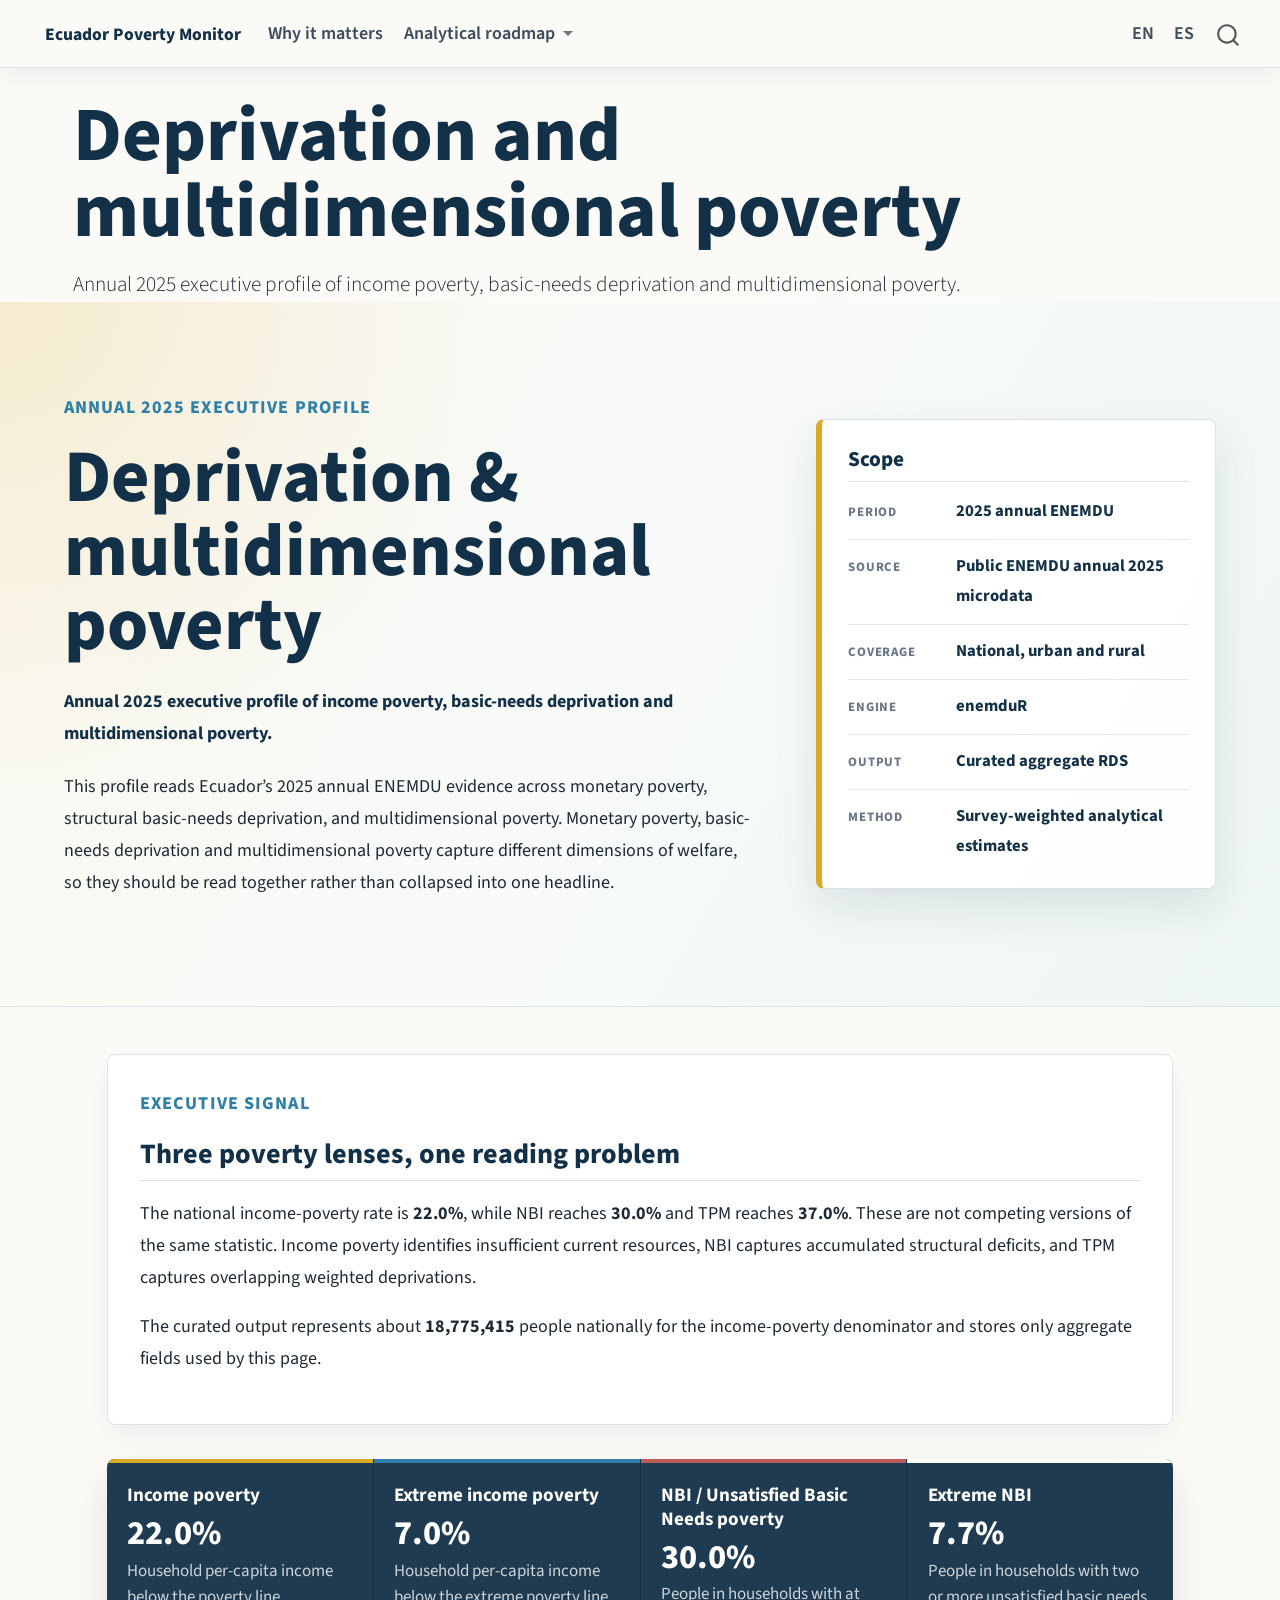
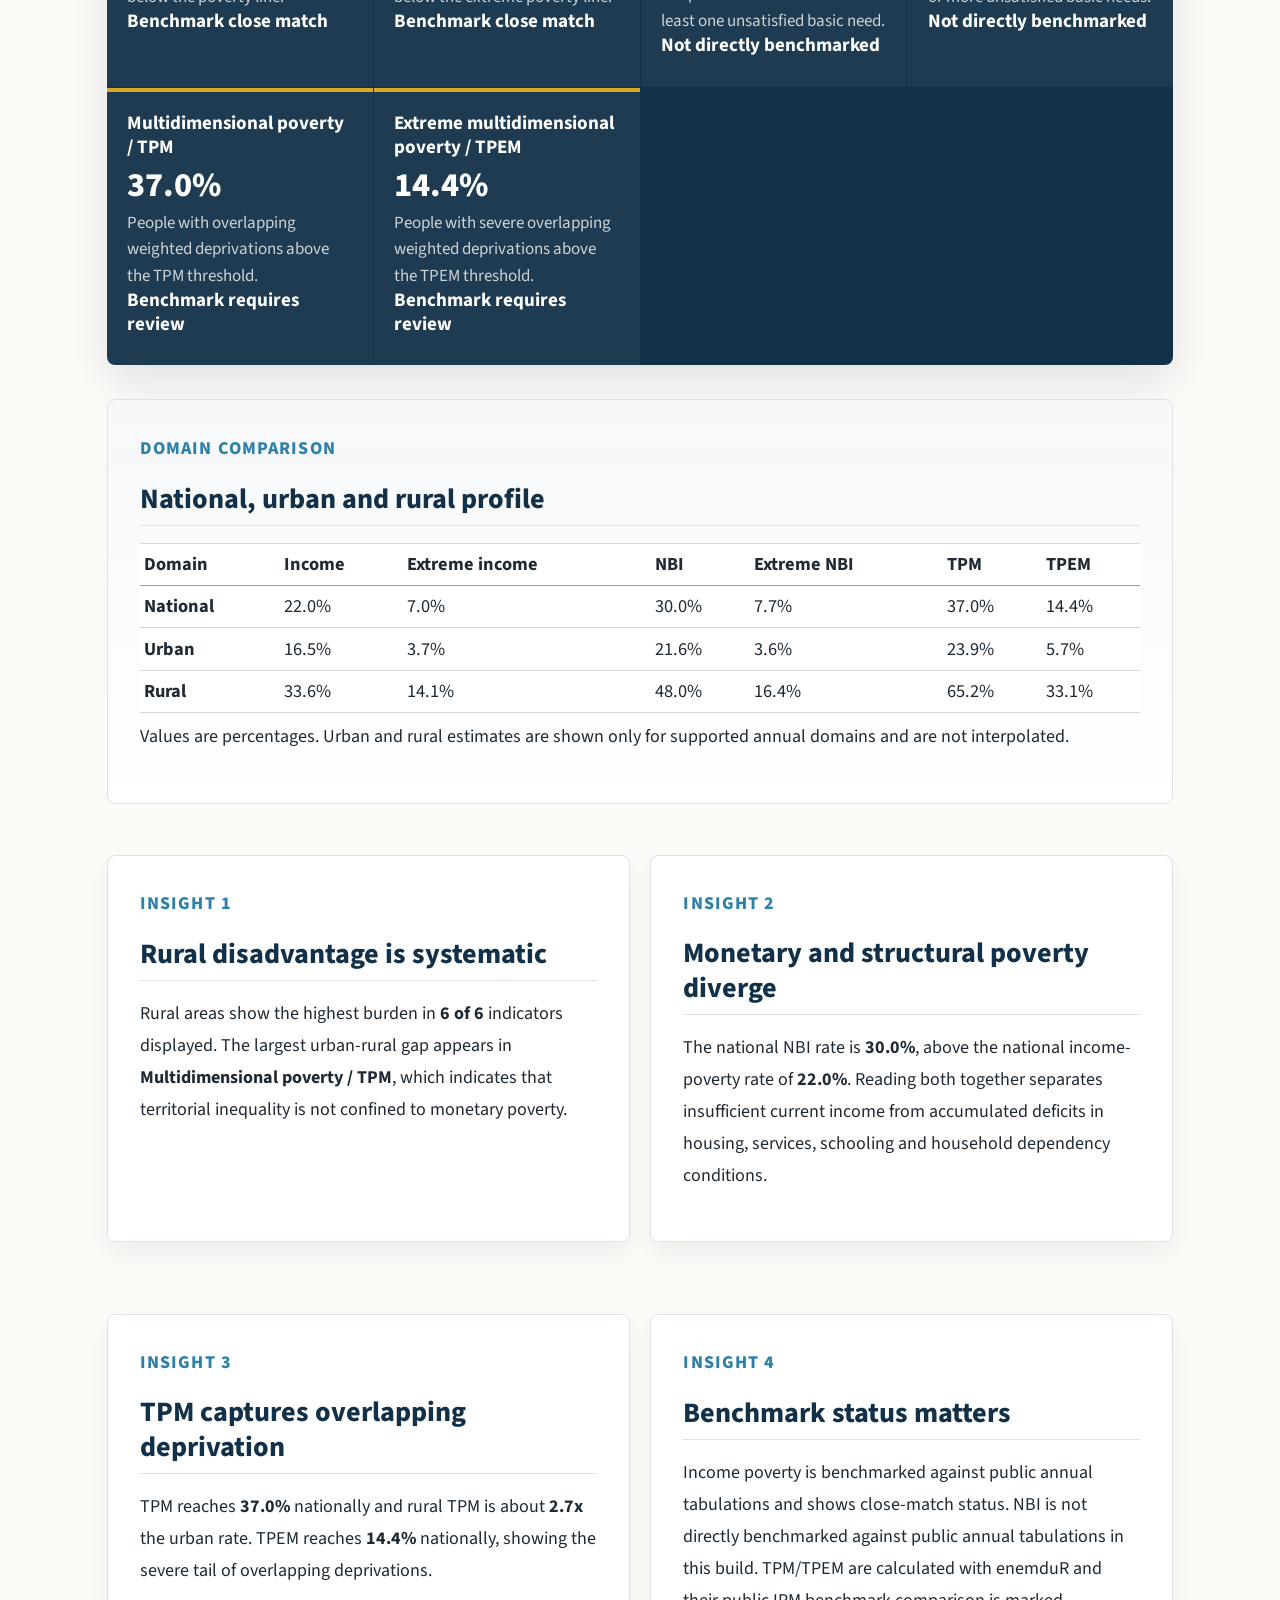
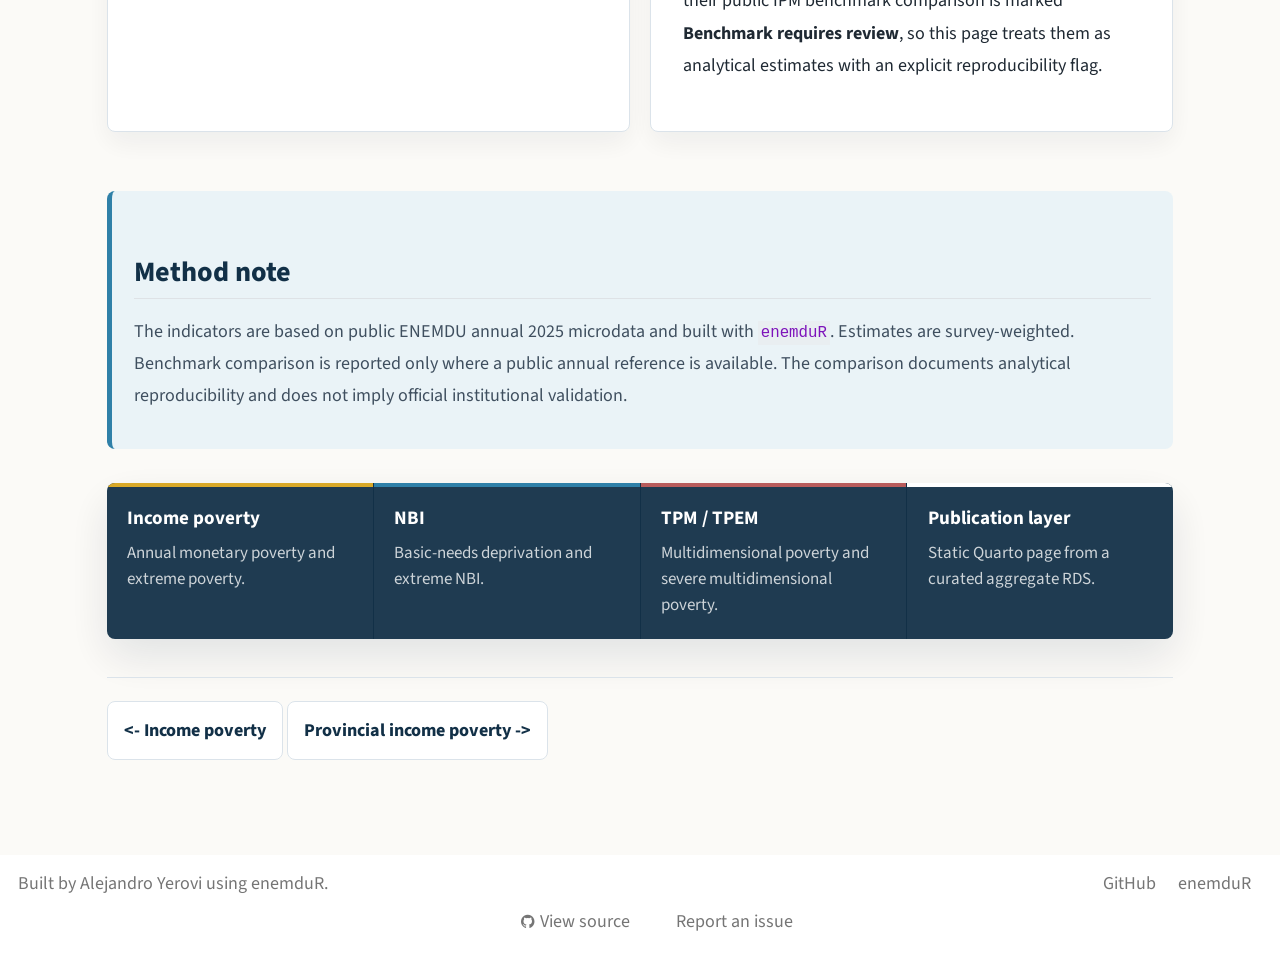
<file: docs/pages/03_deprivation-multidimensional-poverty.html>
<!DOCTYPE html>
<html xmlns="http://www.w3.org/1999/xhtml" lang="en" xml:lang="en"><head>

<meta charset="utf-8">
<meta name="generator" content="quarto-1.8.27">

<meta name="viewport" content="width=device-width, initial-scale=1.0, user-scalable=yes">

<meta name="description" content="Annual 2025 executive profile of income poverty, NBI and multidimensional poverty indicators for Ecuador, based on curated aggregate site outputs.">

<title>Deprivation and multidimensional poverty – Ecuador Poverty Monitor</title>
<style>
code{white-space: pre-wrap;}
span.smallcaps{font-variant: small-caps;}
div.columns{display: flex; gap: min(4vw, 1.5em);}
div.column{flex: auto; overflow-x: auto;}
div.hanging-indent{margin-left: 1.5em; text-indent: -1.5em;}
ul.task-list{list-style: none;}
ul.task-list li input[type="checkbox"] {
  width: 0.8em;
  margin: 0 0.8em 0.2em -1em; /* quarto-specific, see https://github.com/quarto-dev/quarto-cli/issues/4556 */
  vertical-align: middle;
}
</style>


<script src="../site_libs/quarto-nav/quarto-nav.js"></script>
<script src="../site_libs/quarto-nav/headroom.min.js"></script>
<script src="../site_libs/clipboard/clipboard.min.js"></script>
<script src="../site_libs/quarto-search/autocomplete.umd.js"></script>
<script src="../site_libs/quarto-search/fuse.min.js"></script>
<script src="../site_libs/quarto-search/quarto-search.js"></script>
<meta name="quarto:offset" content="../">
<link href="../assets/img/brand/epm-favicon.png" rel="icon" type="image/png">
<script src="../site_libs/quarto-html/quarto.js" type="module"></script>
<script src="../site_libs/quarto-html/tabsets/tabsets.js" type="module"></script>
<script src="../site_libs/quarto-html/axe/axe-check.js" type="module"></script>
<script src="../site_libs/quarto-html/popper.min.js"></script>
<script src="../site_libs/quarto-html/tippy.umd.min.js"></script>
<script src="../site_libs/quarto-html/anchor.min.js"></script>
<link href="../site_libs/quarto-html/tippy.css" rel="stylesheet">
<link href="../site_libs/quarto-html/quarto-syntax-highlighting-ed96de9b727972fe78a7b5d16c58bf87.css" rel="stylesheet" id="quarto-text-highlighting-styles">
<script src="../site_libs/bootstrap/bootstrap.min.js"></script>
<link href="../site_libs/bootstrap/bootstrap-icons.css" rel="stylesheet">
<link href="../site_libs/bootstrap/bootstrap-0e2ed5a012ede8e13c082ff6ed26c046.min.css" rel="stylesheet" append-hash="true" id="quarto-bootstrap" data-mode="light">
<script id="quarto-search-options" type="application/json">{
  "location": "navbar",
  "copy-button": false,
  "collapse-after": 3,
  "panel-placement": "end",
  "type": "overlay",
  "limit": 50,
  "keyboard-shortcut": [
    "f",
    "/",
    "s"
  ],
  "show-item-context": false,
  "language": {
    "search-no-results-text": "No results",
    "search-matching-documents-text": "matching documents",
    "search-copy-link-title": "Copy link to search",
    "search-hide-matches-text": "Hide additional matches",
    "search-more-match-text": "more match in this document",
    "search-more-matches-text": "more matches in this document",
    "search-clear-button-title": "Clear",
    "search-text-placeholder": "",
    "search-detached-cancel-button-title": "Cancel",
    "search-submit-button-title": "Submit",
    "search-label": "Search"
  }
}</script>
<style>html{ scroll-behavior: smooth; }</style>


<link rel="stylesheet" href="../assets/css/site.css">
</head>

<body class="nav-fixed quarto-light">

<div id="quarto-search-results"></div>
  <header id="quarto-header" class="headroom fixed-top">
    <nav class="navbar navbar-expand-lg " data-bs-theme="dark">
      <div class="navbar-container container-fluid">
      <div class="navbar-brand-container mx-auto">
    <a href="../index.html" class="navbar-brand navbar-brand-logo">
    <img src="../assets/img/brand/epm-navbar-logo.svg" alt="Ecuador Poverty Monitor" class="navbar-logo light-content">
    <img src="../assets/img/brand/epm-navbar-logo.svg" alt="Ecuador Poverty Monitor" class="navbar-logo dark-content">
    </a>
    <a class="navbar-brand" href="../index.html">
    <span class="navbar-title">Ecuador Poverty Monitor</span>
    </a>
  </div>
            <div id="quarto-search" class="" title="Search"></div>
          <button class="navbar-toggler" type="button" data-bs-toggle="collapse" data-bs-target="#navbarCollapse" aria-controls="navbarCollapse" role="menu" aria-expanded="false" aria-label="Toggle navigation" onclick="if (window.quartoToggleHeadroom) { window.quartoToggleHeadroom(); }">
  <span class="navbar-toggler-icon"></span>
</button>
          <div class="collapse navbar-collapse" id="navbarCollapse">
            <ul class="navbar-nav navbar-nav-scroll me-auto">
  <li class="nav-item">
    <a class="nav-link" href="../pages/01_why-monitor.html">
<span class="menu-text">Why it matters</span></a>
  </li>
  <li class="nav-item dropdown ">
    <a class="nav-link dropdown-toggle" href="#" id="nav-menu-analytical-roadmap" role="link" data-bs-toggle="dropdown" aria-expanded="false">
 <span class="menu-text">Analytical roadmap</span>
    </a>
    <ul class="dropdown-menu" aria-labelledby="nav-menu-analytical-roadmap">
        <li>
    <a class="dropdown-item" href="../pages/02_income-poverty.html">
 <span class="dropdown-text">Income poverty</span></a>
  </li>
        <li>
    <a class="dropdown-item" href="../pages/03_deprivation-multidimensional-poverty.html">
 <span class="dropdown-text">Deprivation and multidimensional poverty</span></a>
  </li>
        <li>
    <a class="dropdown-item" href="../pages/05_territorial-province-income-poverty.html">
 <span class="dropdown-text">Territorial view of income poverty</span></a>
  </li>
        <li>
    <a class="dropdown-item" href="../pages/06_labor-market-poverty.html">
 <span class="dropdown-text">Labor market and poverty</span></a>
  </li>
        <li>
    <a class="dropdown-item" href="../pages/04_methodology-quality.html">
 <span class="dropdown-text">Measurement and statistical quality</span></a>
  </li>
    </ul>
  </li>
</ul>
            <ul class="navbar-nav navbar-nav-scroll ms-auto">
  <li class="nav-item">
    <a class="nav-link" href="../index.html">
<span class="menu-text">EN</span></a>
  </li>
  <li class="nav-item">
    <a class="nav-link" href="../es/index.html">
<span class="menu-text">ES</span></a>
  </li>
</ul>
          </div> <!-- /navcollapse -->
            <div class="quarto-navbar-tools">
</div>
      </div> <!-- /container-fluid -->
    </nav>
</header>
<!-- content -->
<div id="quarto-content" class="quarto-container page-columns page-rows-contents page-layout-full page-navbar">
<!-- sidebar -->
<!-- margin-sidebar -->

<!-- main -->
<main class="content column-page" id="quarto-document-content"><header id="title-block-header" class="quarto-title-block"><h1 class="title display-7">Deprivation and multidimensional poverty</h1></header>

<header id="title-block-header">

<p class="subtitle lead">Annual 2025 executive profile of income poverty, basic-needs deprivation and multidimensional poverty.</p>

</header>


<style>
.deprivation-hero {
  grid-template-columns: minmax(0, 1fr) minmax(340px, 400px);
  gap: clamp(2rem, 5vw, 4.5rem);
  overflow-x: clip;
}

.deprivation-hero .internal-hero-copy {
  min-width: 0;
  max-width: 760px;
}

.deprivation-hero h1 {
  font-size: clamp(3rem, 5.8vw, 5.2rem);
  line-height: 1;
  max-width: 720px;
  text-wrap: balance;
  overflow-wrap: normal;
}

.deprivation-hero .story-lede {
  font-size: clamp(1.18rem, 1.7vw, 1.5rem);
  max-width: 680px;
}

.deprivation-hero .internal-hero-copy > p {
  max-width: 690px;
}

.deprivation-scope-card {
  align-self: center;
  min-width: 0;
  padding: clamp(1.15rem, 2.2vw, 1.55rem);
}

.deprivation-scope-card h2 {
  font-size: 1.25rem;
  margin-bottom: 0.9rem;
}

.deprivation-scope-list {
  display: grid;
  gap: 0.72rem;
  margin: 0;
}

.deprivation-scope-list div {
  display: grid;
  gap: 0.2rem;
  grid-template-columns: minmax(5rem, 0.45fr) minmax(0, 1fr);
  align-items: baseline;
  border-top: 1px solid rgba(18, 48, 71, 0.1);
  padding-top: 0.72rem;
}

.deprivation-scope-list div:first-child {
  border-top: 0;
  padding-top: 0;
}

.deprivation-scope-list dt {
  color: var(--epm-muted);
  font-size: 0.76rem;
  font-weight: 760;
  letter-spacing: 0.06em;
  text-transform: uppercase;
}

.deprivation-scope-list dd {
  color: var(--epm-navy);
  font-size: 0.98rem;
  font-weight: 720;
  margin: 0;
}

@media (max-width: 900px) {
  .deprivation-hero {
    grid-template-columns: minmax(0, 1fr);
  }

  .deprivation-hero h1 {
    font-size: clamp(2.6rem, 14vw, 4.2rem);
  }

  .deprivation-scope-card {
    align-self: stretch;
    max-width: 100%;
  }
}

@media (max-width: 560px) {
  .deprivation-scope-list div {
    grid-template-columns: minmax(0, 1fr);
  }
}
</style>
<div class="internal-hero internal-hero-wide deprivation-hero">
<div class="internal-hero-copy">
<div class="section-kicker">
<p>Annual 2025 executive profile</p>
</div>
<section id="deprivation-multidimensional-poverty" class="level1">
<h1>Deprivation &amp; multidimensional poverty</h1>
<div class="story-lede">
<p>Annual 2025 executive profile of income poverty, basic-needs deprivation and multidimensional poverty.</p>
</div>
<p>This profile reads Ecuador’s 2025 annual ENEMDU evidence across monetary poverty, structural basic-needs deprivation, and multidimensional poverty. Monetary poverty, basic-needs deprivation and multidimensional poverty capture different dimensions of welfare, so they should be read together rather than collapsed into one headline.</p>
</section>
</div>
<section id="scope" class="level2 internal-hero-card deprivation-scope-card">
<h2 class="anchored" data-anchor-id="scope">Scope</h2>
<dl class="deprivation-scope-list">
<div>
<dt>
Period
</dt>
<dd>
2025 annual ENEMDU
</dd>
</div>
<div>
<dt>
Source
</dt>
<dd>
Public ENEMDU annual 2025 microdata
</dd>
</div>
<div>
<dt>
Coverage
</dt>
<dd>
National, urban and rural
</dd>
</div>
<div>
<dt>
Engine
</dt>
<dd>
enemduR
</dd>
</div>
<div>
<dt>
Output
</dt>
<dd>
Curated aggregate RDS
</dd>
</div>
<div>
<dt>
Method
</dt>
<dd>
Survey-weighted analytical estimates
</dd>
</div>
</dl>
</section>
</div>
<div class="content-block editorial-flow">
<div class="story-panel">
<div class="section-kicker">
<p>Executive signal</p>
</div>
<section id="three-poverty-lenses-one-reading-problem" class="level2">
<h2 class="anchored" data-anchor-id="three-poverty-lenses-one-reading-problem">Three poverty lenses, one reading problem</h2>
<p>The national income-poverty rate is <strong>22.0%</strong>, while NBI reaches <strong>30.0%</strong> and TPM reaches <strong>37.0%</strong>. These are not competing versions of the same statistic. Income poverty identifies insufficient current resources, NBI captures accumulated structural deficits, and TPM captures overlapping weighted deprivations.</p>
<p>The curated output represents about <strong>18,775,415</strong> people nationally for the income-poverty denominator and stores only aggregate fields used by this page.</p>
</section>
</div>
<div class="proof-strip">
<div class="proof-item">
<strong>Income poverty</strong>
<div style="font-size: 2rem; line-height: 1.05; font-weight: 800; margin: 0.35rem 0;">
22.0%
</div>
<p>
Household per-capita income below the poverty line.
</p>
<p>
<strong>Benchmark close match</strong>
</p>
</div>
<div class="proof-item">
<strong>Extreme income poverty</strong>
<div style="font-size: 2rem; line-height: 1.05; font-weight: 800; margin: 0.35rem 0;">
7.0%
</div>
<p>
Household per-capita income below the extreme poverty line.
</p>
<p>
<strong>Benchmark close match</strong>
</p>
</div>
<div class="proof-item">
<strong>NBI / Unsatisfied Basic Needs poverty</strong>
<div style="font-size: 2rem; line-height: 1.05; font-weight: 800; margin: 0.35rem 0;">
30.0%
</div>
<p>
People in households with at least one unsatisfied basic need.
</p>
<p>
<strong>Not directly benchmarked</strong>
</p>
</div>
<div class="proof-item">
<strong>Extreme NBI</strong>
<div style="font-size: 2rem; line-height: 1.05; font-weight: 800; margin: 0.35rem 0;">
7.7%
</div>
<p>
People in households with two or more unsatisfied basic needs.
</p>
<p>
<strong>Not directly benchmarked</strong>
</p>
</div>
<div class="proof-item">
<strong>Multidimensional poverty / TPM</strong>
<div style="font-size: 2rem; line-height: 1.05; font-weight: 800; margin: 0.35rem 0;">
37.0%
</div>
<p>
People with overlapping weighted deprivations above the TPM threshold.
</p>
<p>
<strong>Benchmark requires review</strong>
</p>
</div>
<div class="proof-item">
<strong>Extreme multidimensional poverty / TPEM</strong>
<div style="font-size: 2rem; line-height: 1.05; font-weight: 800; margin: 0.35rem 0;">
14.4%
</div>
<p>
People with severe overlapping weighted deprivations above the TPEM threshold.
</p>
<p>
<strong>Benchmark requires review</strong>
</p>
</div>
</div>
<div class="infographic-frame">
<div class="section-kicker">
<p>Domain comparison</p>
</div>
<section id="national-urban-and-rural-profile" class="level2">
<h2 class="anchored" data-anchor-id="national-urban-and-rural-profile">National, urban and rural profile</h2>
<table class="table table-sm">
<thead>
<tr>
<th>
Domain
</th>
<th>
Income
</th>
<th>
Extreme income
</th>
<th>
NBI
</th>
<th>
Extreme NBI
</th>
<th>
TPM
</th>
<th>
TPEM
</th>
</tr>
</thead>
<tbody>
<tr>
<th>
National
</th>
<td>
22.0%
</td>
<td>
7.0%
</td>
<td>
30.0%
</td>
<td>
7.7%
</td>
<td>
37.0%
</td>
<td>
14.4%
</td>
</tr>
<tr>
<th>
Urban
</th>
<td>
16.5%
</td>
<td>
3.7%
</td>
<td>
21.6%
</td>
<td>
3.6%
</td>
<td>
23.9%
</td>
<td>
5.7%
</td>
</tr>
<tr>
<th>
Rural
</th>
<td>
33.6%
</td>
<td>
14.1%
</td>
<td>
48.0%
</td>
<td>
16.4%
</td>
<td>
65.2%
</td>
<td>
33.1%
</td>
</tr>
</tbody>
</table>
<p>Values are percentages. Urban and rural estimates are shown only for supported annual domains and are not interpolated.</p>
</section>
</div>
<div class="story-grid">
<div class="story-panel">
<div class="section-kicker">
<p>Insight 1</p>
</div>
<section id="rural-disadvantage-is-systematic" class="level2">
<h2 class="anchored" data-anchor-id="rural-disadvantage-is-systematic">Rural disadvantage is systematic</h2>
<p>Rural areas show the highest burden in <strong>6 of 6</strong> indicators displayed. The largest urban-rural gap appears in <strong>Multidimensional poverty / TPM</strong>, which indicates that territorial inequality is not confined to monetary poverty.</p>
</section>
</div>
<div class="story-panel">
<div class="section-kicker">
<p>Insight 2</p>
</div>
<section id="monetary-and-structural-poverty-diverge" class="level2">
<h2 class="anchored" data-anchor-id="monetary-and-structural-poverty-diverge">Monetary and structural poverty diverge</h2>
<p>The national NBI rate is <strong>30.0%</strong>, above the national income-poverty rate of <strong>22.0%</strong>. Reading both together separates insufficient current income from accumulated deficits in housing, services, schooling and household dependency conditions.</p>
</section>
</div>
<div class="story-panel">
<div class="section-kicker">
<p>Insight 3</p>
</div>
<section id="tpm-captures-overlapping-deprivation" class="level2">
<h2 class="anchored" data-anchor-id="tpm-captures-overlapping-deprivation">TPM captures overlapping deprivation</h2>
<p>TPM reaches <strong>37.0%</strong> nationally and rural TPM is about <strong>2.7x</strong> the urban rate. TPEM reaches <strong>14.4%</strong> nationally, showing the severe tail of overlapping deprivations.</p>
</section>
</div>
<div class="story-panel">
<div class="section-kicker">
<p>Insight 4</p>
</div>
<section id="benchmark-status-matters" class="level2">
<h2 class="anchored" data-anchor-id="benchmark-status-matters">Benchmark status matters</h2>
<p>Income poverty is benchmarked against public annual tabulations and shows close-match status. NBI is not directly benchmarked against public annual tabulations in this build. TPM/TPEM are calculated with enemduR and their public IPM benchmark comparison is marked <strong>Benchmark requires review</strong>, so this page treats them as analytical estimates with an explicit reproducibility flag.</p>
</section>
</div>
</div>
<section id="method-note" class="level2 method-note">
<h2 class="anchored" data-anchor-id="method-note">Method note</h2>
<p>The indicators are based on public ENEMDU annual 2025 microdata and built with <code>enemduR</code>. Estimates are survey-weighted. Benchmark comparison is reported only where a public annual reference is available. The comparison documents analytical reproducibility and does not imply official institutional validation.</p>
</section>
<div class="proof-strip">
<div class="proof-item">
<p><strong>Income poverty</strong></p>
<p>Annual monetary poverty and extreme poverty.</p>
</div>
<div class="proof-item">
<p><strong>NBI</strong></p>
<p>Basic-needs deprivation and extreme NBI.</p>
</div>
<div class="proof-item">
<p><strong>TPM / TPEM</strong></p>
<p>Multidimensional poverty and severe multidimensional poverty.</p>
</div>
<div class="proof-item">
<p><strong>Publication layer</strong></p>
<p>Static Quarto page from a curated aggregate RDS.</p>
</div>
</div>
<div class="page-nav">
<p><a href="../pages/02_income-poverty.html">&lt;- Income poverty</a> <a href="../pages/05_territorial-province-income-poverty.html">Provincial income poverty -&gt;</a></p>
</div>
</div>



</main> <!-- /main -->
<script id="quarto-html-after-body" type="application/javascript">
  window.document.addEventListener("DOMContentLoaded", function (event) {
    const icon = "";
    const anchorJS = new window.AnchorJS();
    anchorJS.options = {
      placement: 'right',
      icon: icon
    };
    anchorJS.add('.anchored');
    const isCodeAnnotation = (el) => {
      for (const clz of el.classList) {
        if (clz.startsWith('code-annotation-')) {
          return true;
        }
      }
      return false;
    }
    const onCopySuccess = function(e) {
      // button target
      const button = e.trigger;
      // don't keep focus
      button.blur();
      // flash "checked"
      button.classList.add('code-copy-button-checked');
      var currentTitle = button.getAttribute("title");
      button.setAttribute("title", "Copied!");
      let tooltip;
      if (window.bootstrap) {
        button.setAttribute("data-bs-toggle", "tooltip");
        button.setAttribute("data-bs-placement", "left");
        button.setAttribute("data-bs-title", "Copied!");
        tooltip = new bootstrap.Tooltip(button,
          { trigger: "manual",
            customClass: "code-copy-button-tooltip",
            offset: [0, -8]});
        tooltip.show();
      }
      setTimeout(function() {
        if (tooltip) {
          tooltip.hide();
          button.removeAttribute("data-bs-title");
          button.removeAttribute("data-bs-toggle");
          button.removeAttribute("data-bs-placement");
        }
        button.setAttribute("title", currentTitle);
        button.classList.remove('code-copy-button-checked');
      }, 1000);
      // clear code selection
      e.clearSelection();
    }
    const getTextToCopy = function(trigger) {
      const outerScaffold = trigger.parentElement.cloneNode(true);
      const codeEl = outerScaffold.querySelector('code');
      for (const childEl of codeEl.children) {
        if (isCodeAnnotation(childEl)) {
          childEl.remove();
        }
      }
      return codeEl.innerText;
    }
    const clipboard = new window.ClipboardJS('.code-copy-button:not([data-in-quarto-modal])', {
      text: getTextToCopy
    });
    clipboard.on('success', onCopySuccess);
    if (window.document.getElementById('quarto-embedded-source-code-modal')) {
      const clipboardModal = new window.ClipboardJS('.code-copy-button[data-in-quarto-modal]', {
        text: getTextToCopy,
        container: window.document.getElementById('quarto-embedded-source-code-modal')
      });
      clipboardModal.on('success', onCopySuccess);
    }
      var localhostRegex = new RegExp(/^(?:http|https):\/\/localhost\:?[0-9]*\//);
      var mailtoRegex = new RegExp(/^mailto:/);
        var filterRegex = new RegExp("https:\/\/yerovi84\.github\.io\/ecuador-poverty-monitor");
      var isInternal = (href) => {
          return filterRegex.test(href) || localhostRegex.test(href) || mailtoRegex.test(href);
      }
      // Inspect non-navigation links and adorn them if external
     var links = window.document.querySelectorAll('a[href]:not(.nav-link):not(.navbar-brand):not(.toc-action):not(.sidebar-link):not(.sidebar-item-toggle):not(.pagination-link):not(.no-external):not([aria-hidden]):not(.dropdown-item):not(.quarto-navigation-tool):not(.about-link)');
      for (var i=0; i<links.length; i++) {
        const link = links[i];
        if (!isInternal(link.href)) {
          // undo the damage that might have been done by quarto-nav.js in the case of
          // links that we want to consider external
          if (link.dataset.originalHref !== undefined) {
            link.href = link.dataset.originalHref;
          }
            // target, if specified
            link.setAttribute("target", "_blank");
            if (link.getAttribute("rel") === null) {
              link.setAttribute("rel", "noopener");
            }
        }
      }
    function tippyHover(el, contentFn, onTriggerFn, onUntriggerFn) {
      const config = {
        allowHTML: true,
        maxWidth: 500,
        delay: 100,
        arrow: false,
        appendTo: function(el) {
            return el.parentElement;
        },
        interactive: true,
        interactiveBorder: 10,
        theme: 'quarto',
        placement: 'bottom-start',
      };
      if (contentFn) {
        config.content = contentFn;
      }
      if (onTriggerFn) {
        config.onTrigger = onTriggerFn;
      }
      if (onUntriggerFn) {
        config.onUntrigger = onUntriggerFn;
      }
      window.tippy(el, config);
    }
    const noterefs = window.document.querySelectorAll('a[role="doc-noteref"]');
    for (var i=0; i<noterefs.length; i++) {
      const ref = noterefs[i];
      tippyHover(ref, function() {
        // use id or data attribute instead here
        let href = ref.getAttribute('data-footnote-href') || ref.getAttribute('href');
        try { href = new URL(href).hash; } catch {}
        const id = href.replace(/^#\/?/, "");
        const note = window.document.getElementById(id);
        if (note) {
          return note.innerHTML;
        } else {
          return "";
        }
      });
    }
    const xrefs = window.document.querySelectorAll('a.quarto-xref');
    const processXRef = (id, note) => {
      // Strip column container classes
      const stripColumnClz = (el) => {
        el.classList.remove("page-full", "page-columns");
        if (el.children) {
          for (const child of el.children) {
            stripColumnClz(child);
          }
        }
      }
      stripColumnClz(note)
      if (id === null || id.startsWith('sec-')) {
        // Special case sections, only their first couple elements
        const container = document.createElement("div");
        if (note.children && note.children.length > 2) {
          container.appendChild(note.children[0].cloneNode(true));
          for (let i = 1; i < note.children.length; i++) {
            const child = note.children[i];
            if (child.tagName === "P" && child.innerText === "") {
              continue;
            } else {
              container.appendChild(child.cloneNode(true));
              break;
            }
          }
          if (window.Quarto?.typesetMath) {
            window.Quarto.typesetMath(container);
          }
          return container.innerHTML
        } else {
          if (window.Quarto?.typesetMath) {
            window.Quarto.typesetMath(note);
          }
          return note.innerHTML;
        }
      } else {
        // Remove any anchor links if they are present
        const anchorLink = note.querySelector('a.anchorjs-link');
        if (anchorLink) {
          anchorLink.remove();
        }
        if (window.Quarto?.typesetMath) {
          window.Quarto.typesetMath(note);
        }
        if (note.classList.contains("callout")) {
          return note.outerHTML;
        } else {
          return note.innerHTML;
        }
      }
    }
    for (var i=0; i<xrefs.length; i++) {
      const xref = xrefs[i];
      tippyHover(xref, undefined, function(instance) {
        instance.disable();
        let url = xref.getAttribute('href');
        let hash = undefined;
        if (url.startsWith('#')) {
          hash = url;
        } else {
          try { hash = new URL(url).hash; } catch {}
        }
        if (hash) {
          const id = hash.replace(/^#\/?/, "");
          const note = window.document.getElementById(id);
          if (note !== null) {
            try {
              const html = processXRef(id, note.cloneNode(true));
              instance.setContent(html);
            } finally {
              instance.enable();
              instance.show();
            }
          } else {
            // See if we can fetch this
            fetch(url.split('#')[0])
            .then(res => res.text())
            .then(html => {
              const parser = new DOMParser();
              const htmlDoc = parser.parseFromString(html, "text/html");
              const note = htmlDoc.getElementById(id);
              if (note !== null) {
                const html = processXRef(id, note);
                instance.setContent(html);
              }
            }).finally(() => {
              instance.enable();
              instance.show();
            });
          }
        } else {
          // See if we can fetch a full url (with no hash to target)
          // This is a special case and we should probably do some content thinning / targeting
          fetch(url)
          .then(res => res.text())
          .then(html => {
            const parser = new DOMParser();
            const htmlDoc = parser.parseFromString(html, "text/html");
            const note = htmlDoc.querySelector('main.content');
            if (note !== null) {
              // This should only happen for chapter cross references
              // (since there is no id in the URL)
              // remove the first header
              if (note.children.length > 0 && note.children[0].tagName === "HEADER") {
                note.children[0].remove();
              }
              const html = processXRef(null, note);
              instance.setContent(html);
            }
          }).finally(() => {
            instance.enable();
            instance.show();
          });
        }
      }, function(instance) {
      });
    }
        let selectedAnnoteEl;
        const selectorForAnnotation = ( cell, annotation) => {
          let cellAttr = 'data-code-cell="' + cell + '"';
          let lineAttr = 'data-code-annotation="' +  annotation + '"';
          const selector = 'span[' + cellAttr + '][' + lineAttr + ']';
          return selector;
        }
        const selectCodeLines = (annoteEl) => {
          const doc = window.document;
          const targetCell = annoteEl.getAttribute("data-target-cell");
          const targetAnnotation = annoteEl.getAttribute("data-target-annotation");
          const annoteSpan = window.document.querySelector(selectorForAnnotation(targetCell, targetAnnotation));
          const lines = annoteSpan.getAttribute("data-code-lines").split(",");
          const lineIds = lines.map((line) => {
            return targetCell + "-" + line;
          })
          let top = null;
          let height = null;
          let parent = null;
          if (lineIds.length > 0) {
              //compute the position of the single el (top and bottom and make a div)
              const el = window.document.getElementById(lineIds[0]);
              top = el.offsetTop;
              height = el.offsetHeight;
              parent = el.parentElement.parentElement;
            if (lineIds.length > 1) {
              const lastEl = window.document.getElementById(lineIds[lineIds.length - 1]);
              const bottom = lastEl.offsetTop + lastEl.offsetHeight;
              height = bottom - top;
            }
            if (top !== null && height !== null && parent !== null) {
              // cook up a div (if necessary) and position it
              let div = window.document.getElementById("code-annotation-line-highlight");
              if (div === null) {
                div = window.document.createElement("div");
                div.setAttribute("id", "code-annotation-line-highlight");
                div.style.position = 'absolute';
                parent.appendChild(div);
              }
              div.style.top = top - 2 + "px";
              div.style.height = height + 4 + "px";
              div.style.left = 0;
              let gutterDiv = window.document.getElementById("code-annotation-line-highlight-gutter");
              if (gutterDiv === null) {
                gutterDiv = window.document.createElement("div");
                gutterDiv.setAttribute("id", "code-annotation-line-highlight-gutter");
                gutterDiv.style.position = 'absolute';
                const codeCell = window.document.getElementById(targetCell);
                const gutter = codeCell.querySelector('.code-annotation-gutter');
                gutter.appendChild(gutterDiv);
              }
              gutterDiv.style.top = top - 2 + "px";
              gutterDiv.style.height = height + 4 + "px";
            }
            selectedAnnoteEl = annoteEl;
          }
        };
        const unselectCodeLines = () => {
          const elementsIds = ["code-annotation-line-highlight", "code-annotation-line-highlight-gutter"];
          elementsIds.forEach((elId) => {
            const div = window.document.getElementById(elId);
            if (div) {
              div.remove();
            }
          });
          selectedAnnoteEl = undefined;
        };
          // Handle positioning of the toggle
      window.addEventListener(
        "resize",
        throttle(() => {
          elRect = undefined;
          if (selectedAnnoteEl) {
            selectCodeLines(selectedAnnoteEl);
          }
        }, 10)
      );
      function throttle(fn, ms) {
      let throttle = false;
      let timer;
        return (...args) => {
          if(!throttle) { // first call gets through
              fn.apply(this, args);
              throttle = true;
          } else { // all the others get throttled
              if(timer) clearTimeout(timer); // cancel #2
              timer = setTimeout(() => {
                fn.apply(this, args);
                timer = throttle = false;
              }, ms);
          }
        };
      }
        // Attach click handler to the DT
        const annoteDls = window.document.querySelectorAll('dt[data-target-cell]');
        for (const annoteDlNode of annoteDls) {
          annoteDlNode.addEventListener('click', (event) => {
            const clickedEl = event.target;
            if (clickedEl !== selectedAnnoteEl) {
              unselectCodeLines();
              const activeEl = window.document.querySelector('dt[data-target-cell].code-annotation-active');
              if (activeEl) {
                activeEl.classList.remove('code-annotation-active');
              }
              selectCodeLines(clickedEl);
              clickedEl.classList.add('code-annotation-active');
            } else {
              // Unselect the line
              unselectCodeLines();
              clickedEl.classList.remove('code-annotation-active');
            }
          });
        }
    const findCites = (el) => {
      const parentEl = el.parentElement;
      if (parentEl) {
        const cites = parentEl.dataset.cites;
        if (cites) {
          return {
            el,
            cites: cites.split(' ')
          };
        } else {
          return findCites(el.parentElement)
        }
      } else {
        return undefined;
      }
    };
    var bibliorefs = window.document.querySelectorAll('a[role="doc-biblioref"]');
    for (var i=0; i<bibliorefs.length; i++) {
      const ref = bibliorefs[i];
      const citeInfo = findCites(ref);
      if (citeInfo) {
        tippyHover(citeInfo.el, function() {
          var popup = window.document.createElement('div');
          citeInfo.cites.forEach(function(cite) {
            var citeDiv = window.document.createElement('div');
            citeDiv.classList.add('hanging-indent');
            citeDiv.classList.add('csl-entry');
            var biblioDiv = window.document.getElementById('ref-' + cite);
            if (biblioDiv) {
              citeDiv.innerHTML = biblioDiv.innerHTML;
            }
            popup.appendChild(citeDiv);
          });
          return popup.innerHTML;
        });
      }
    }
  });
  </script>
</div> <!-- /content -->
<footer class="footer">
  <div class="nav-footer">
    <div class="nav-footer-left">
<p>Built by Alejandro Yerovi using enemduR.</p>
</div>
    <div class="nav-footer-center">
      &nbsp;
    <div class="toc-actions"><ul><li><a href="https://github.com/yerovi84/ecuador-poverty-monitor/blob/main/pages/03_deprivation-multidimensional-poverty.qmd" class="toc-action"><i class="bi bi-github"></i>View source</a></li><li><a href="https://github.com/yerovi84/ecuador-poverty-monitor/issues/new" class="toc-action"><i class="bi empty"></i>Report an issue</a></li></ul></div></div>
    <div class="nav-footer-right">
      <ul class="footer-items list-unstyled">
    <li class="nav-item">
    <a class="nav-link" href="https://github.com/yerovi84/ecuador-poverty-monitor">
<p>GitHub</p>
</a>
  </li>
    <li class="nav-item">
    <a class="nav-link" href="https://github.com/yerovi84/enemduR">
<p>enemduR</p>
</a>
  </li>
</ul>
    </div>
  </div>
</footer>




<script src="../site_libs/quarto-html/zenscroll-min.js"></script>
</body></html>
</file>
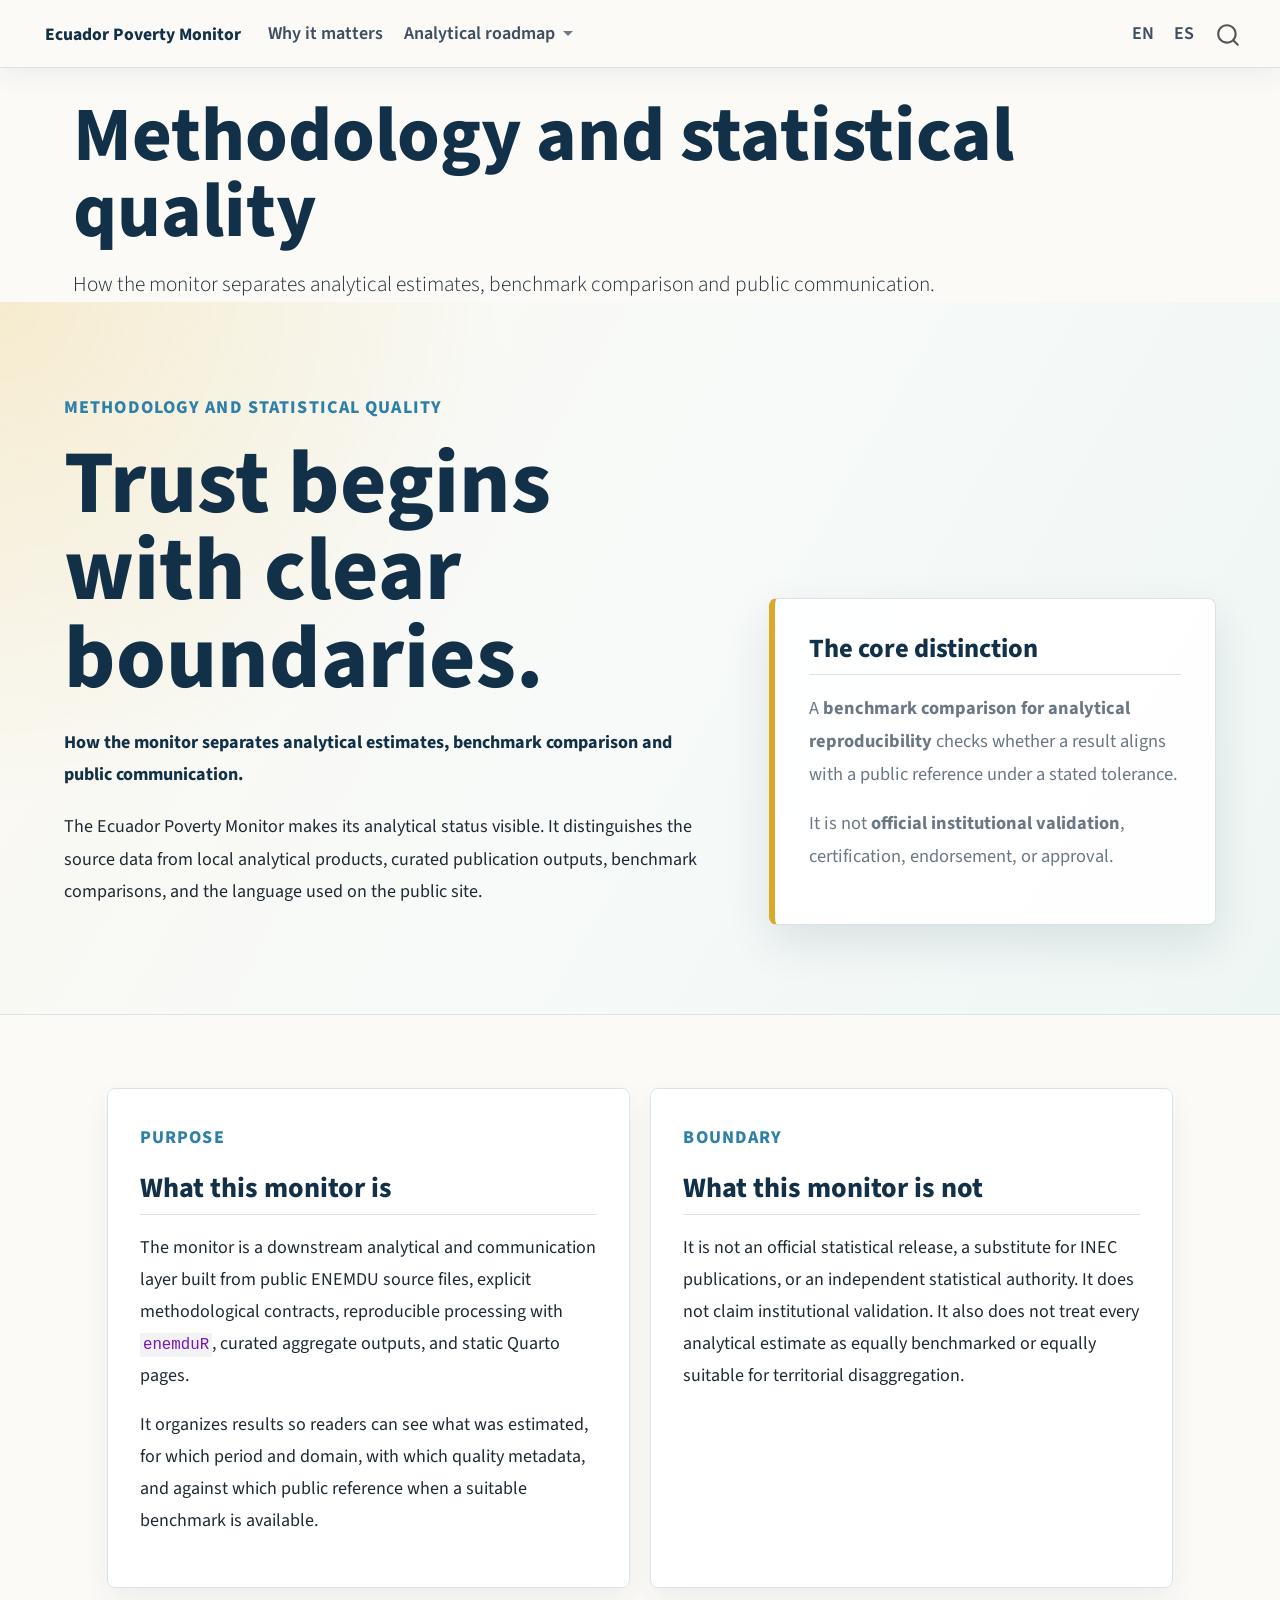
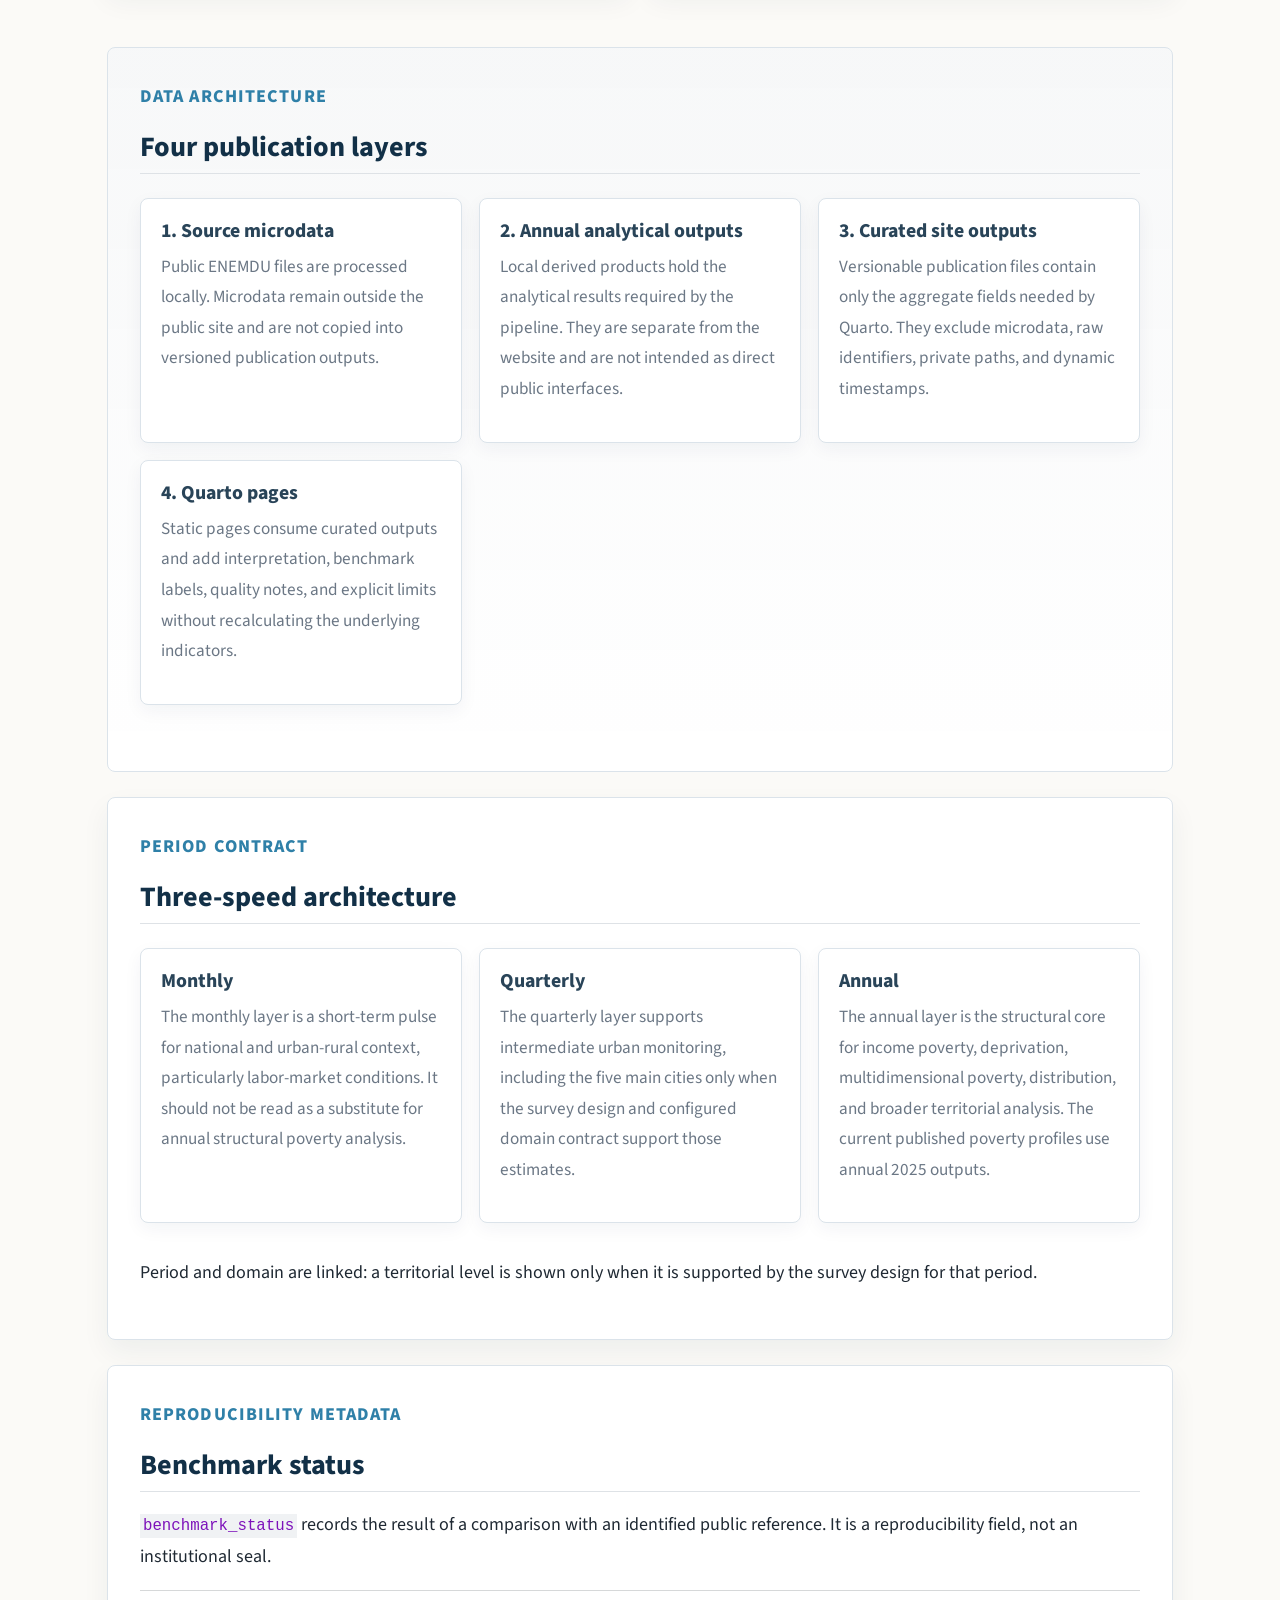
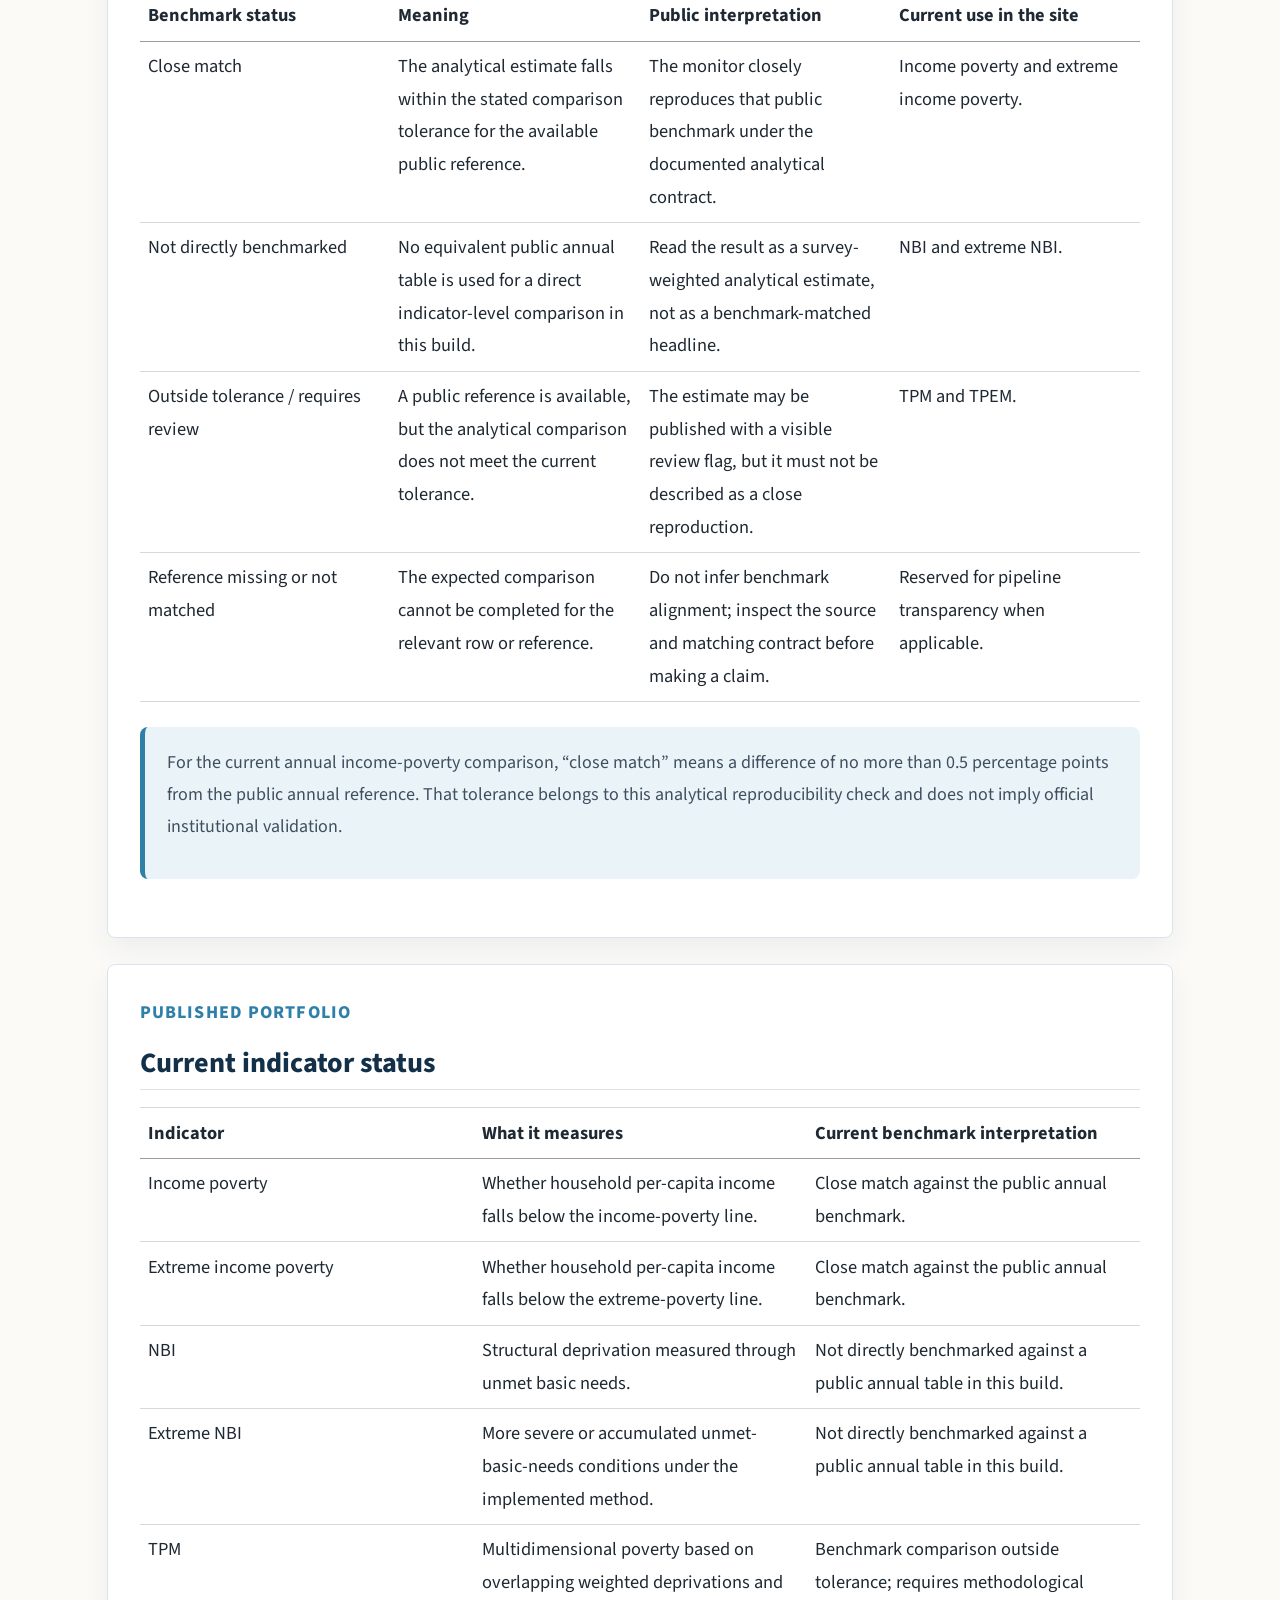
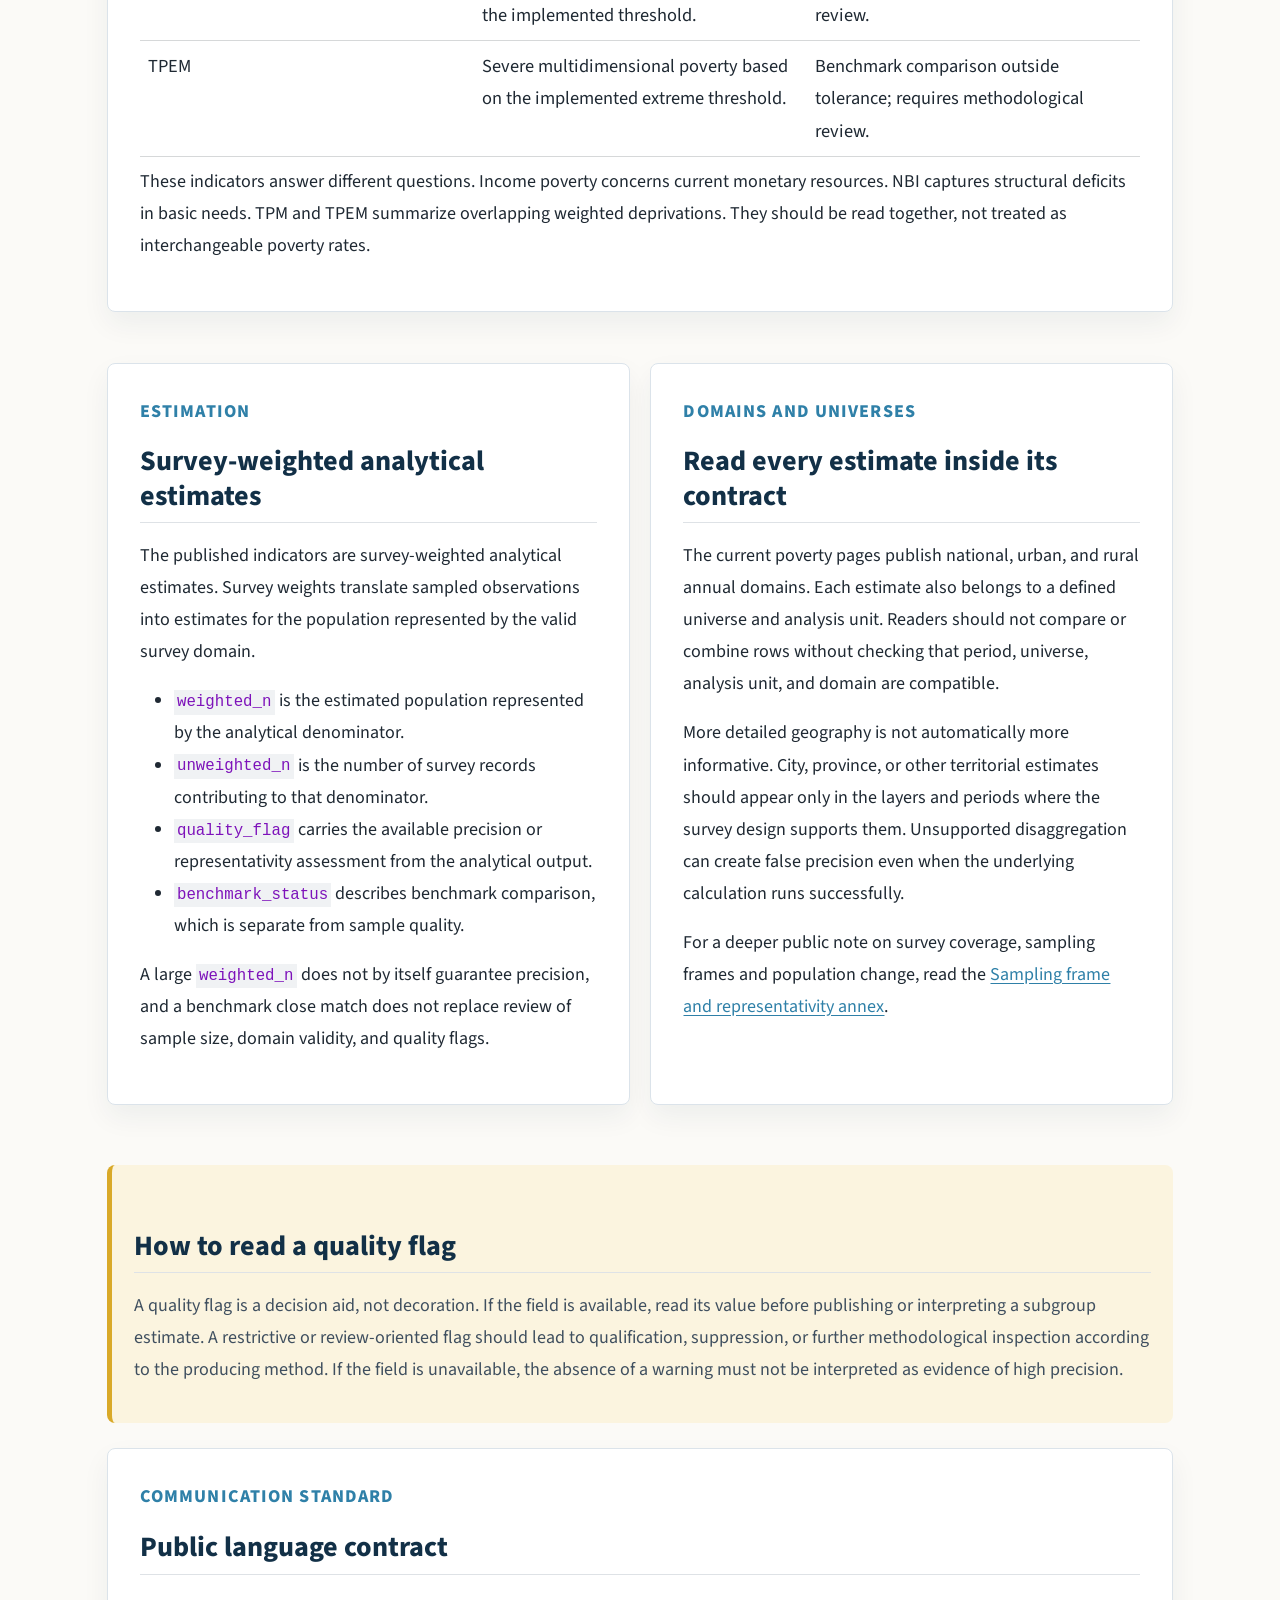
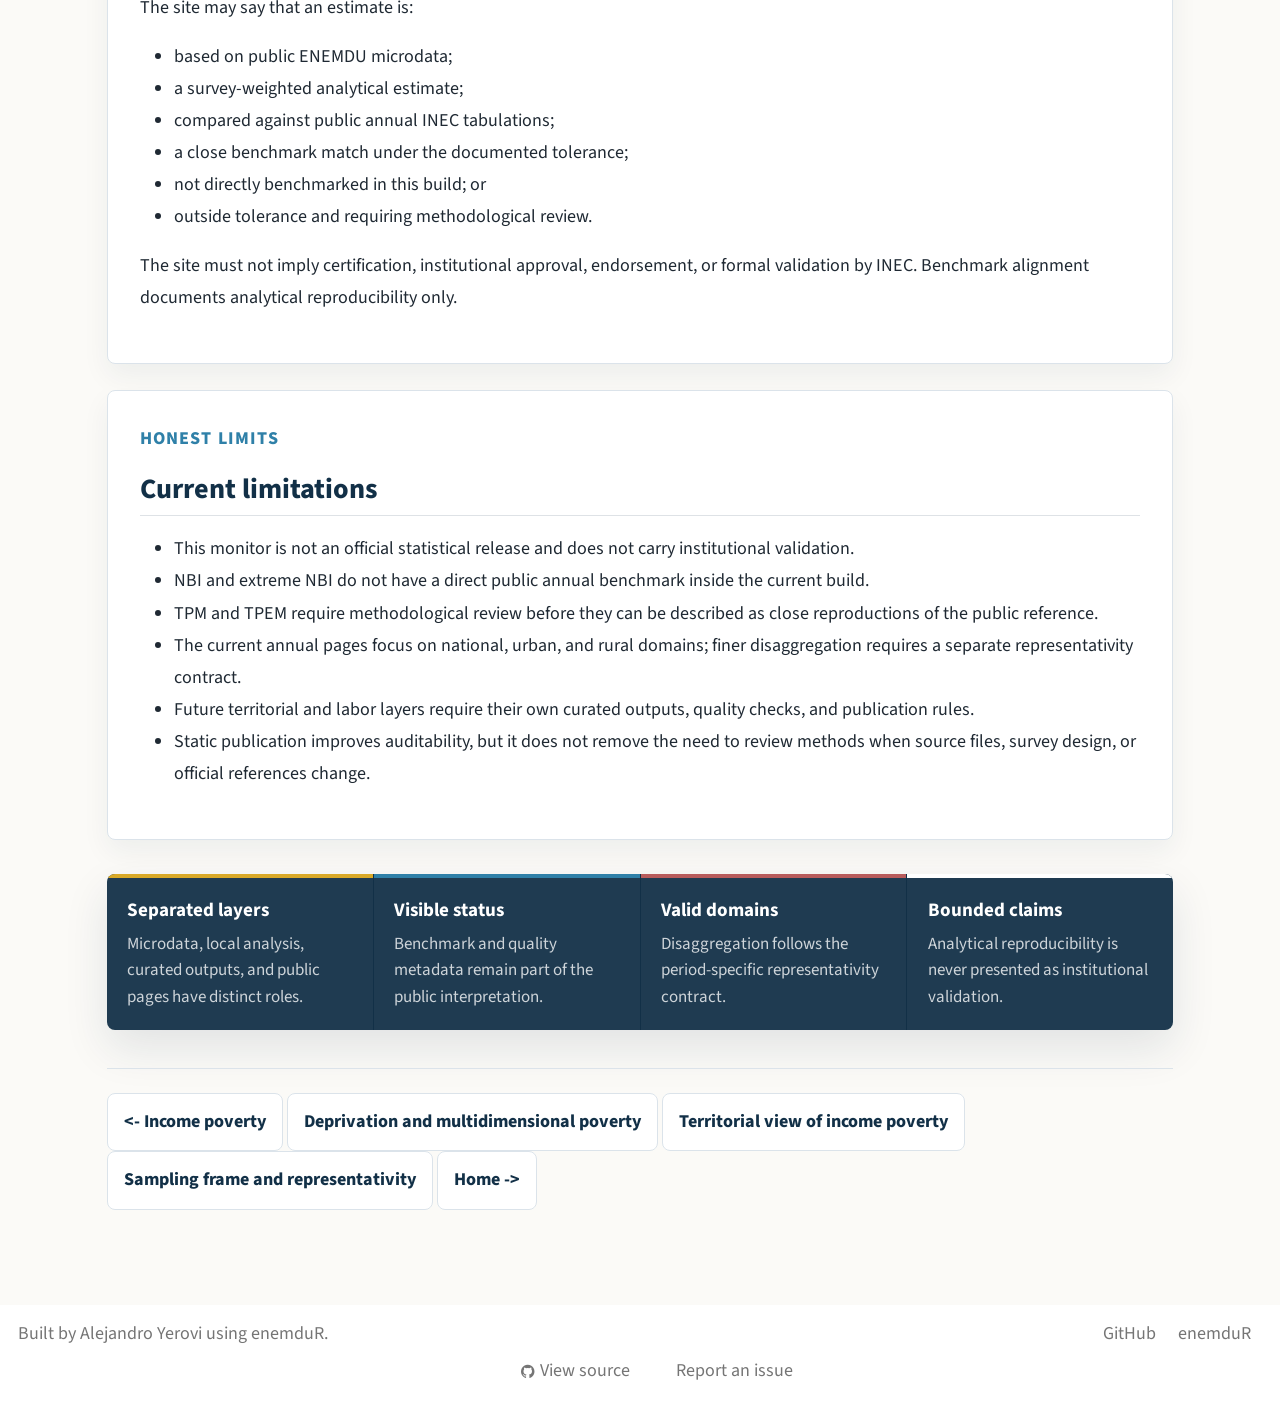
<file: docs/pages/04_methodology-quality.html>
<!DOCTYPE html>
<html xmlns="http://www.w3.org/1999/xhtml" lang="en" xml:lang="en"><head>

<meta charset="utf-8">
<meta name="generator" content="quarto-1.8.27">

<meta name="viewport" content="width=device-width, initial-scale=1.0, user-scalable=yes">

<meta name="description" content="Methodology, data architecture, benchmark status, quality metadata, domains and interpretation limits for the Ecuador Poverty Monitor.">

<title>Methodology and statistical quality – Ecuador Poverty Monitor</title>
<style>
code{white-space: pre-wrap;}
span.smallcaps{font-variant: small-caps;}
div.columns{display: flex; gap: min(4vw, 1.5em);}
div.column{flex: auto; overflow-x: auto;}
div.hanging-indent{margin-left: 1.5em; text-indent: -1.5em;}
ul.task-list{list-style: none;}
ul.task-list li input[type="checkbox"] {
  width: 0.8em;
  margin: 0 0.8em 0.2em -1em; /* quarto-specific, see https://github.com/quarto-dev/quarto-cli/issues/4556 */
  vertical-align: middle;
}
</style>


<script src="../site_libs/quarto-nav/quarto-nav.js"></script>
<script src="../site_libs/quarto-nav/headroom.min.js"></script>
<script src="../site_libs/clipboard/clipboard.min.js"></script>
<script src="../site_libs/quarto-search/autocomplete.umd.js"></script>
<script src="../site_libs/quarto-search/fuse.min.js"></script>
<script src="../site_libs/quarto-search/quarto-search.js"></script>
<meta name="quarto:offset" content="../">
<link href="../assets/img/brand/epm-favicon.png" rel="icon" type="image/png">
<script src="../site_libs/quarto-html/quarto.js" type="module"></script>
<script src="../site_libs/quarto-html/tabsets/tabsets.js" type="module"></script>
<script src="../site_libs/quarto-html/axe/axe-check.js" type="module"></script>
<script src="../site_libs/quarto-html/popper.min.js"></script>
<script src="../site_libs/quarto-html/tippy.umd.min.js"></script>
<script src="../site_libs/quarto-html/anchor.min.js"></script>
<link href="../site_libs/quarto-html/tippy.css" rel="stylesheet">
<link href="../site_libs/quarto-html/quarto-syntax-highlighting-ed96de9b727972fe78a7b5d16c58bf87.css" rel="stylesheet" id="quarto-text-highlighting-styles">
<script src="../site_libs/bootstrap/bootstrap.min.js"></script>
<link href="../site_libs/bootstrap/bootstrap-icons.css" rel="stylesheet">
<link href="../site_libs/bootstrap/bootstrap-0e2ed5a012ede8e13c082ff6ed26c046.min.css" rel="stylesheet" append-hash="true" id="quarto-bootstrap" data-mode="light">
<script id="quarto-search-options" type="application/json">{
  "location": "navbar",
  "copy-button": false,
  "collapse-after": 3,
  "panel-placement": "end",
  "type": "overlay",
  "limit": 50,
  "keyboard-shortcut": [
    "f",
    "/",
    "s"
  ],
  "show-item-context": false,
  "language": {
    "search-no-results-text": "No results",
    "search-matching-documents-text": "matching documents",
    "search-copy-link-title": "Copy link to search",
    "search-hide-matches-text": "Hide additional matches",
    "search-more-match-text": "more match in this document",
    "search-more-matches-text": "more matches in this document",
    "search-clear-button-title": "Clear",
    "search-text-placeholder": "",
    "search-detached-cancel-button-title": "Cancel",
    "search-submit-button-title": "Submit",
    "search-label": "Search"
  }
}</script>
<style>html{ scroll-behavior: smooth; }</style>


<link rel="stylesheet" href="../assets/css/site.css">
</head>

<body class="nav-fixed quarto-light">

<div id="quarto-search-results"></div>
  <header id="quarto-header" class="headroom fixed-top">
    <nav class="navbar navbar-expand-lg " data-bs-theme="dark">
      <div class="navbar-container container-fluid">
      <div class="navbar-brand-container mx-auto">
    <a href="../index.html" class="navbar-brand navbar-brand-logo">
    <img src="../assets/img/brand/epm-navbar-logo.svg" alt="Ecuador Poverty Monitor" class="navbar-logo light-content">
    <img src="../assets/img/brand/epm-navbar-logo.svg" alt="Ecuador Poverty Monitor" class="navbar-logo dark-content">
    </a>
    <a class="navbar-brand" href="../index.html">
    <span class="navbar-title">Ecuador Poverty Monitor</span>
    </a>
  </div>
            <div id="quarto-search" class="" title="Search"></div>
          <button class="navbar-toggler" type="button" data-bs-toggle="collapse" data-bs-target="#navbarCollapse" aria-controls="navbarCollapse" role="menu" aria-expanded="false" aria-label="Toggle navigation" onclick="if (window.quartoToggleHeadroom) { window.quartoToggleHeadroom(); }">
  <span class="navbar-toggler-icon"></span>
</button>
          <div class="collapse navbar-collapse" id="navbarCollapse">
            <ul class="navbar-nav navbar-nav-scroll me-auto">
  <li class="nav-item">
    <a class="nav-link" href="../pages/01_why-monitor.html">
<span class="menu-text">Why it matters</span></a>
  </li>
  <li class="nav-item dropdown ">
    <a class="nav-link dropdown-toggle" href="#" id="nav-menu-analytical-roadmap" role="link" data-bs-toggle="dropdown" aria-expanded="false">
 <span class="menu-text">Analytical roadmap</span>
    </a>
    <ul class="dropdown-menu" aria-labelledby="nav-menu-analytical-roadmap">
        <li>
    <a class="dropdown-item" href="../pages/02_income-poverty.html">
 <span class="dropdown-text">Income poverty</span></a>
  </li>
        <li>
    <a class="dropdown-item" href="../pages/03_deprivation-multidimensional-poverty.html">
 <span class="dropdown-text">Deprivation and multidimensional poverty</span></a>
  </li>
        <li>
    <a class="dropdown-item" href="../pages/05_territorial-province-income-poverty.html">
 <span class="dropdown-text">Territorial view of income poverty</span></a>
  </li>
        <li>
    <a class="dropdown-item" href="../pages/06_labor-market-poverty.html">
 <span class="dropdown-text">Labor market and poverty</span></a>
  </li>
        <li>
    <a class="dropdown-item" href="../pages/04_methodology-quality.html">
 <span class="dropdown-text">Measurement and statistical quality</span></a>
  </li>
    </ul>
  </li>
</ul>
            <ul class="navbar-nav navbar-nav-scroll ms-auto">
  <li class="nav-item">
    <a class="nav-link" href="../index.html">
<span class="menu-text">EN</span></a>
  </li>
  <li class="nav-item">
    <a class="nav-link" href="../es/index.html">
<span class="menu-text">ES</span></a>
  </li>
</ul>
          </div> <!-- /navcollapse -->
            <div class="quarto-navbar-tools">
</div>
      </div> <!-- /container-fluid -->
    </nav>
</header>
<!-- content -->
<div id="quarto-content" class="quarto-container page-columns page-rows-contents page-layout-full page-navbar">
<!-- sidebar -->
<!-- margin-sidebar -->

<!-- main -->
<main class="content column-page" id="quarto-document-content"><header id="title-block-header" class="quarto-title-block"><h1 class="title display-7">Methodology and statistical quality</h1></header>

<header id="title-block-header">

<p class="subtitle lead">How the monitor separates analytical estimates, benchmark comparison and public communication.</p>

</header>


<div class="internal-hero internal-hero-wide">
<div class="internal-hero-copy">
<div class="section-kicker">
<p>Methodology and statistical quality</p>
</div>
<section id="trust-begins-with-clear-boundaries." class="level1">
<h1>Trust begins with clear boundaries.</h1>
<div class="story-lede">
<p>How the monitor separates analytical estimates, benchmark comparison and public communication.</p>
</div>
<p>The Ecuador Poverty Monitor makes its analytical status visible. It distinguishes the source data from local analytical products, curated publication outputs, benchmark comparisons, and the language used on the public site.</p>
</section>
</div>
<section id="the-core-distinction" class="level2 internal-hero-card">
<h2 class="anchored" data-anchor-id="the-core-distinction">The core distinction</h2>
<p>A <strong>benchmark comparison for analytical reproducibility</strong> checks whether a result aligns with a public reference under a stated tolerance.</p>
<p>It is not <strong>official institutional validation</strong>, certification, endorsement, or approval.</p>
</section>
</div>
<div class="content-block editorial-flow">
<div class="story-grid">
<div class="story-panel">
<div class="section-kicker">
<p>Purpose</p>
</div>
<section id="what-this-monitor-is" class="level2">
<h2 class="anchored" data-anchor-id="what-this-monitor-is">What this monitor is</h2>
<p>The monitor is a downstream analytical and communication layer built from public ENEMDU source files, explicit methodological contracts, reproducible processing with <code>enemduR</code>, curated aggregate outputs, and static Quarto pages.</p>
<p>It organizes results so readers can see what was estimated, for which period and domain, with which quality metadata, and against which public reference when a suitable benchmark is available.</p>
</section>
</div>
<div class="story-panel">
<div class="section-kicker">
<p>Boundary</p>
</div>
<section id="what-this-monitor-is-not" class="level2">
<h2 class="anchored" data-anchor-id="what-this-monitor-is-not">What this monitor is not</h2>
<p>It is not an official statistical release, a substitute for INEC publications, or an independent statistical authority. It does not claim institutional validation. It also does not treat every analytical estimate as equally benchmarked or equally suitable for territorial disaggregation.</p>
</section>
</div>
</div>
<div class="infographic-frame">
<div class="section-kicker">
<p>Data architecture</p>
</div>
<section id="four-publication-layers" class="level2">
<h2 class="anchored" data-anchor-id="four-publication-layers">Four publication layers</h2>
<div class="method-grid">
<section id="source-microdata" class="level3 method-card">
<h3 class="anchored" data-anchor-id="source-microdata">1. Source microdata</h3>
<p>Public ENEMDU files are processed locally. Microdata remain outside the public site and are not copied into versioned publication outputs.</p>
</section>
<section id="annual-analytical-outputs" class="level3 method-card">
<h3 class="anchored" data-anchor-id="annual-analytical-outputs">2. Annual analytical outputs</h3>
<p>Local derived products hold the analytical results required by the pipeline. They are separate from the website and are not intended as direct public interfaces.</p>
</section>
<section id="curated-site-outputs" class="level3 method-card">
<h3 class="anchored" data-anchor-id="curated-site-outputs">3. Curated site outputs</h3>
<p>Versionable publication files contain only the aggregate fields needed by Quarto. They exclude microdata, raw identifiers, private paths, and dynamic timestamps.</p>
</section>
<section id="quarto-pages" class="level3 method-card">
<h3 class="anchored" data-anchor-id="quarto-pages">4. Quarto pages</h3>
<p>Static pages consume curated outputs and add interpretation, benchmark labels, quality notes, and explicit limits without recalculating the underlying indicators.</p>
</section>
</div>
</section>
</div>
<div class="story-panel">
<div class="section-kicker">
<p>Period contract</p>
</div>
<section id="three-speed-architecture" class="level2">
<h2 class="anchored" data-anchor-id="three-speed-architecture">Three-speed architecture</h2>
<div class="period-grid">
<section id="monthly" class="level3 period-card">
<h3 class="anchored" data-anchor-id="monthly">Monthly</h3>
<p>The monthly layer is a short-term pulse for national and urban-rural context, particularly labor-market conditions. It should not be read as a substitute for annual structural poverty analysis.</p>
</section>
<section id="quarterly" class="level3 period-card">
<h3 class="anchored" data-anchor-id="quarterly">Quarterly</h3>
<p>The quarterly layer supports intermediate urban monitoring, including the five main cities only when the survey design and configured domain contract support those estimates.</p>
</section>
<section id="annual" class="level3 period-card">
<h3 class="anchored" data-anchor-id="annual">Annual</h3>
<p>The annual layer is the structural core for income poverty, deprivation, multidimensional poverty, distribution, and broader territorial analysis. The current published poverty profiles use annual 2025 outputs.</p>
</section>
</div>
<p>Period and domain are linked: a territorial level is shown only when it is supported by the survey design for that period.</p>
</section>
</div>
<div class="story-panel">
<div class="section-kicker">
<p>Reproducibility metadata</p>
</div>
<section id="benchmark-status" class="level2">
<h2 class="anchored" data-anchor-id="benchmark-status">Benchmark status</h2>
<p><code>benchmark_status</code> records the result of a comparison with an identified public reference. It is a reproducibility field, not an institutional seal.</p>
<table class="caption-top table">
<colgroup>
<col style="width: 25%">
<col style="width: 25%">
<col style="width: 25%">
<col style="width: 25%">
</colgroup>
<thead>
<tr class="header">
<th>Benchmark status</th>
<th>Meaning</th>
<th>Public interpretation</th>
<th>Current use in the site</th>
</tr>
</thead>
<tbody>
<tr class="odd">
<td>Close match</td>
<td>The analytical estimate falls within the stated comparison tolerance for the available public reference.</td>
<td>The monitor closely reproduces that public benchmark under the documented analytical contract.</td>
<td>Income poverty and extreme income poverty.</td>
</tr>
<tr class="even">
<td>Not directly benchmarked</td>
<td>No equivalent public annual table is used for a direct indicator-level comparison in this build.</td>
<td>Read the result as a survey-weighted analytical estimate, not as a benchmark-matched headline.</td>
<td>NBI and extreme NBI.</td>
</tr>
<tr class="odd">
<td>Outside tolerance / requires review</td>
<td>A public reference is available, but the analytical comparison does not meet the current tolerance.</td>
<td>The estimate may be published with a visible review flag, but it must not be described as a close reproduction.</td>
<td>TPM and TPEM.</td>
</tr>
<tr class="even">
<td>Reference missing or not matched</td>
<td>The expected comparison cannot be completed for the relevant row or reference.</td>
<td>Do not infer benchmark alignment; inspect the source and matching contract before making a claim.</td>
<td>Reserved for pipeline transparency when applicable.</td>
</tr>
</tbody>
</table>
<div class="method-note">
<p>For the current annual income-poverty comparison, “close match” means a difference of no more than 0.5 percentage points from the public annual reference. That tolerance belongs to this analytical reproducibility check and does not imply official institutional validation.</p>
</div>
</section>
</div>
<div class="story-panel">
<div class="section-kicker">
<p>Published portfolio</p>
</div>
<section id="current-indicator-status" class="level2">
<h2 class="anchored" data-anchor-id="current-indicator-status">Current indicator status</h2>
<table class="caption-top table">
<colgroup>
<col style="width: 33%">
<col style="width: 33%">
<col style="width: 33%">
</colgroup>
<thead>
<tr class="header">
<th>Indicator</th>
<th>What it measures</th>
<th>Current benchmark interpretation</th>
</tr>
</thead>
<tbody>
<tr class="odd">
<td>Income poverty</td>
<td>Whether household per-capita income falls below the income-poverty line.</td>
<td>Close match against the public annual benchmark.</td>
</tr>
<tr class="even">
<td>Extreme income poverty</td>
<td>Whether household per-capita income falls below the extreme-poverty line.</td>
<td>Close match against the public annual benchmark.</td>
</tr>
<tr class="odd">
<td>NBI</td>
<td>Structural deprivation measured through unmet basic needs.</td>
<td>Not directly benchmarked against a public annual table in this build.</td>
</tr>
<tr class="even">
<td>Extreme NBI</td>
<td>More severe or accumulated unmet-basic-needs conditions under the implemented method.</td>
<td>Not directly benchmarked against a public annual table in this build.</td>
</tr>
<tr class="odd">
<td>TPM</td>
<td>Multidimensional poverty based on overlapping weighted deprivations and the implemented threshold.</td>
<td>Benchmark comparison outside tolerance; requires methodological review.</td>
</tr>
<tr class="even">
<td>TPEM</td>
<td>Severe multidimensional poverty based on the implemented extreme threshold.</td>
<td>Benchmark comparison outside tolerance; requires methodological review.</td>
</tr>
</tbody>
</table>
<p>These indicators answer different questions. Income poverty concerns current monetary resources. NBI captures structural deficits in basic needs. TPM and TPEM summarize overlapping weighted deprivations. They should be read together, not treated as interchangeable poverty rates.</p>
</section>
</div>
<div class="story-grid">
<div class="story-panel">
<div class="section-kicker">
<p>Estimation</p>
</div>
<section id="survey-weighted-analytical-estimates" class="level2">
<h2 class="anchored" data-anchor-id="survey-weighted-analytical-estimates">Survey-weighted analytical estimates</h2>
<p>The published indicators are survey-weighted analytical estimates. Survey weights translate sampled observations into estimates for the population represented by the valid survey domain.</p>
<ul>
<li><code>weighted_n</code> is the estimated population represented by the analytical denominator.</li>
<li><code>unweighted_n</code> is the number of survey records contributing to that denominator.</li>
<li><code>quality_flag</code> carries the available precision or representativity assessment from the analytical output.</li>
<li><code>benchmark_status</code> describes benchmark comparison, which is separate from sample quality.</li>
</ul>
<p>A large <code>weighted_n</code> does not by itself guarantee precision, and a benchmark close match does not replace review of sample size, domain validity, and quality flags.</p>
</section>
</div>
<div class="story-panel">
<div class="section-kicker">
<p>Domains and universes</p>
</div>
<section id="read-every-estimate-inside-its-contract" class="level2">
<h2 class="anchored" data-anchor-id="read-every-estimate-inside-its-contract">Read every estimate inside its contract</h2>
<p>The current poverty pages publish national, urban, and rural annual domains. Each estimate also belongs to a defined universe and analysis unit. Readers should not compare or combine rows without checking that period, universe, analysis unit, and domain are compatible.</p>
<p>More detailed geography is not automatically more informative. City, province, or other territorial estimates should appear only in the layers and periods where the survey design supports them. Unsupported disaggregation can create false precision even when the underlying calculation runs successfully.</p>
<p>For a deeper public note on survey coverage, sampling frames and population change, read the <a href="../pages/a01_sampling-frame-representativity.html">Sampling frame and representativity annex</a>.</p>
</section>
</div>
</div>
<section id="how-to-read-a-quality-flag" class="level2 data-warning">
<h2 class="anchored" data-anchor-id="how-to-read-a-quality-flag">How to read a quality flag</h2>
<p>A quality flag is a decision aid, not decoration. If the field is available, read its value before publishing or interpreting a subgroup estimate. A restrictive or review-oriented flag should lead to qualification, suppression, or further methodological inspection according to the producing method. If the field is unavailable, the absence of a warning must not be interpreted as evidence of high precision.</p>
</section>
<div class="story-panel">
<div class="section-kicker">
<p>Communication standard</p>
</div>
<section id="public-language-contract" class="level2">
<h2 class="anchored" data-anchor-id="public-language-contract">Public language contract</h2>
<p>The site may say that an estimate is:</p>
<ul>
<li>based on public ENEMDU microdata;</li>
<li>a survey-weighted analytical estimate;</li>
<li>compared against public annual INEC tabulations;</li>
<li>a close benchmark match under the documented tolerance;</li>
<li>not directly benchmarked in this build; or</li>
<li>outside tolerance and requiring methodological review.</li>
</ul>
<p>The site must not imply certification, institutional approval, endorsement, or formal validation by INEC. Benchmark alignment documents analytical reproducibility only.</p>
</section>
</div>
<div class="story-panel">
<div class="section-kicker">
<p>Honest limits</p>
</div>
<section id="current-limitations" class="level2">
<h2 class="anchored" data-anchor-id="current-limitations">Current limitations</h2>
<ul>
<li>This monitor is not an official statistical release and does not carry institutional validation.</li>
<li>NBI and extreme NBI do not have a direct public annual benchmark inside the current build.</li>
<li>TPM and TPEM require methodological review before they can be described as close reproductions of the public reference.</li>
<li>The current annual pages focus on national, urban, and rural domains; finer disaggregation requires a separate representativity contract.</li>
<li>Future territorial and labor layers require their own curated outputs, quality checks, and publication rules.</li>
<li>Static publication improves auditability, but it does not remove the need to review methods when source files, survey design, or official references change.</li>
</ul>
</section>
</div>
<div class="proof-strip">
<div class="proof-item">
<p><strong>Separated layers</strong></p>
<p>Microdata, local analysis, curated outputs, and public pages have distinct roles.</p>
</div>
<div class="proof-item">
<p><strong>Visible status</strong></p>
<p>Benchmark and quality metadata remain part of the public interpretation.</p>
</div>
<div class="proof-item">
<p><strong>Valid domains</strong></p>
<p>Disaggregation follows the period-specific representativity contract.</p>
</div>
<div class="proof-item">
<p><strong>Bounded claims</strong></p>
<p>Analytical reproducibility is never presented as institutional validation.</p>
</div>
</div>
<div class="page-nav">
<p><a href="../pages/02_income-poverty.html">&lt;- Income poverty</a> <a href="../pages/03_deprivation-multidimensional-poverty.html">Deprivation and multidimensional poverty</a> <a href="../pages/05_territorial-province-income-poverty.html">Territorial view of income poverty</a> <a href="../pages/a01_sampling-frame-representativity.html">Sampling frame and representativity</a> <a href="../index.html">Home -&gt;</a></p>
</div>
</div>



</main> <!-- /main -->
<script id="quarto-html-after-body" type="application/javascript">
  window.document.addEventListener("DOMContentLoaded", function (event) {
    const icon = "";
    const anchorJS = new window.AnchorJS();
    anchorJS.options = {
      placement: 'right',
      icon: icon
    };
    anchorJS.add('.anchored');
    const isCodeAnnotation = (el) => {
      for (const clz of el.classList) {
        if (clz.startsWith('code-annotation-')) {
          return true;
        }
      }
      return false;
    }
    const onCopySuccess = function(e) {
      // button target
      const button = e.trigger;
      // don't keep focus
      button.blur();
      // flash "checked"
      button.classList.add('code-copy-button-checked');
      var currentTitle = button.getAttribute("title");
      button.setAttribute("title", "Copied!");
      let tooltip;
      if (window.bootstrap) {
        button.setAttribute("data-bs-toggle", "tooltip");
        button.setAttribute("data-bs-placement", "left");
        button.setAttribute("data-bs-title", "Copied!");
        tooltip = new bootstrap.Tooltip(button,
          { trigger: "manual",
            customClass: "code-copy-button-tooltip",
            offset: [0, -8]});
        tooltip.show();
      }
      setTimeout(function() {
        if (tooltip) {
          tooltip.hide();
          button.removeAttribute("data-bs-title");
          button.removeAttribute("data-bs-toggle");
          button.removeAttribute("data-bs-placement");
        }
        button.setAttribute("title", currentTitle);
        button.classList.remove('code-copy-button-checked');
      }, 1000);
      // clear code selection
      e.clearSelection();
    }
    const getTextToCopy = function(trigger) {
      const outerScaffold = trigger.parentElement.cloneNode(true);
      const codeEl = outerScaffold.querySelector('code');
      for (const childEl of codeEl.children) {
        if (isCodeAnnotation(childEl)) {
          childEl.remove();
        }
      }
      return codeEl.innerText;
    }
    const clipboard = new window.ClipboardJS('.code-copy-button:not([data-in-quarto-modal])', {
      text: getTextToCopy
    });
    clipboard.on('success', onCopySuccess);
    if (window.document.getElementById('quarto-embedded-source-code-modal')) {
      const clipboardModal = new window.ClipboardJS('.code-copy-button[data-in-quarto-modal]', {
        text: getTextToCopy,
        container: window.document.getElementById('quarto-embedded-source-code-modal')
      });
      clipboardModal.on('success', onCopySuccess);
    }
      var localhostRegex = new RegExp(/^(?:http|https):\/\/localhost\:?[0-9]*\//);
      var mailtoRegex = new RegExp(/^mailto:/);
        var filterRegex = new RegExp("https:\/\/yerovi84\.github\.io\/ecuador-poverty-monitor");
      var isInternal = (href) => {
          return filterRegex.test(href) || localhostRegex.test(href) || mailtoRegex.test(href);
      }
      // Inspect non-navigation links and adorn them if external
     var links = window.document.querySelectorAll('a[href]:not(.nav-link):not(.navbar-brand):not(.toc-action):not(.sidebar-link):not(.sidebar-item-toggle):not(.pagination-link):not(.no-external):not([aria-hidden]):not(.dropdown-item):not(.quarto-navigation-tool):not(.about-link)');
      for (var i=0; i<links.length; i++) {
        const link = links[i];
        if (!isInternal(link.href)) {
          // undo the damage that might have been done by quarto-nav.js in the case of
          // links that we want to consider external
          if (link.dataset.originalHref !== undefined) {
            link.href = link.dataset.originalHref;
          }
            // target, if specified
            link.setAttribute("target", "_blank");
            if (link.getAttribute("rel") === null) {
              link.setAttribute("rel", "noopener");
            }
        }
      }
    function tippyHover(el, contentFn, onTriggerFn, onUntriggerFn) {
      const config = {
        allowHTML: true,
        maxWidth: 500,
        delay: 100,
        arrow: false,
        appendTo: function(el) {
            return el.parentElement;
        },
        interactive: true,
        interactiveBorder: 10,
        theme: 'quarto',
        placement: 'bottom-start',
      };
      if (contentFn) {
        config.content = contentFn;
      }
      if (onTriggerFn) {
        config.onTrigger = onTriggerFn;
      }
      if (onUntriggerFn) {
        config.onUntrigger = onUntriggerFn;
      }
      window.tippy(el, config);
    }
    const noterefs = window.document.querySelectorAll('a[role="doc-noteref"]');
    for (var i=0; i<noterefs.length; i++) {
      const ref = noterefs[i];
      tippyHover(ref, function() {
        // use id or data attribute instead here
        let href = ref.getAttribute('data-footnote-href') || ref.getAttribute('href');
        try { href = new URL(href).hash; } catch {}
        const id = href.replace(/^#\/?/, "");
        const note = window.document.getElementById(id);
        if (note) {
          return note.innerHTML;
        } else {
          return "";
        }
      });
    }
    const xrefs = window.document.querySelectorAll('a.quarto-xref');
    const processXRef = (id, note) => {
      // Strip column container classes
      const stripColumnClz = (el) => {
        el.classList.remove("page-full", "page-columns");
        if (el.children) {
          for (const child of el.children) {
            stripColumnClz(child);
          }
        }
      }
      stripColumnClz(note)
      if (id === null || id.startsWith('sec-')) {
        // Special case sections, only their first couple elements
        const container = document.createElement("div");
        if (note.children && note.children.length > 2) {
          container.appendChild(note.children[0].cloneNode(true));
          for (let i = 1; i < note.children.length; i++) {
            const child = note.children[i];
            if (child.tagName === "P" && child.innerText === "") {
              continue;
            } else {
              container.appendChild(child.cloneNode(true));
              break;
            }
          }
          if (window.Quarto?.typesetMath) {
            window.Quarto.typesetMath(container);
          }
          return container.innerHTML
        } else {
          if (window.Quarto?.typesetMath) {
            window.Quarto.typesetMath(note);
          }
          return note.innerHTML;
        }
      } else {
        // Remove any anchor links if they are present
        const anchorLink = note.querySelector('a.anchorjs-link');
        if (anchorLink) {
          anchorLink.remove();
        }
        if (window.Quarto?.typesetMath) {
          window.Quarto.typesetMath(note);
        }
        if (note.classList.contains("callout")) {
          return note.outerHTML;
        } else {
          return note.innerHTML;
        }
      }
    }
    for (var i=0; i<xrefs.length; i++) {
      const xref = xrefs[i];
      tippyHover(xref, undefined, function(instance) {
        instance.disable();
        let url = xref.getAttribute('href');
        let hash = undefined;
        if (url.startsWith('#')) {
          hash = url;
        } else {
          try { hash = new URL(url).hash; } catch {}
        }
        if (hash) {
          const id = hash.replace(/^#\/?/, "");
          const note = window.document.getElementById(id);
          if (note !== null) {
            try {
              const html = processXRef(id, note.cloneNode(true));
              instance.setContent(html);
            } finally {
              instance.enable();
              instance.show();
            }
          } else {
            // See if we can fetch this
            fetch(url.split('#')[0])
            .then(res => res.text())
            .then(html => {
              const parser = new DOMParser();
              const htmlDoc = parser.parseFromString(html, "text/html");
              const note = htmlDoc.getElementById(id);
              if (note !== null) {
                const html = processXRef(id, note);
                instance.setContent(html);
              }
            }).finally(() => {
              instance.enable();
              instance.show();
            });
          }
        } else {
          // See if we can fetch a full url (with no hash to target)
          // This is a special case and we should probably do some content thinning / targeting
          fetch(url)
          .then(res => res.text())
          .then(html => {
            const parser = new DOMParser();
            const htmlDoc = parser.parseFromString(html, "text/html");
            const note = htmlDoc.querySelector('main.content');
            if (note !== null) {
              // This should only happen for chapter cross references
              // (since there is no id in the URL)
              // remove the first header
              if (note.children.length > 0 && note.children[0].tagName === "HEADER") {
                note.children[0].remove();
              }
              const html = processXRef(null, note);
              instance.setContent(html);
            }
          }).finally(() => {
            instance.enable();
            instance.show();
          });
        }
      }, function(instance) {
      });
    }
        let selectedAnnoteEl;
        const selectorForAnnotation = ( cell, annotation) => {
          let cellAttr = 'data-code-cell="' + cell + '"';
          let lineAttr = 'data-code-annotation="' +  annotation + '"';
          const selector = 'span[' + cellAttr + '][' + lineAttr + ']';
          return selector;
        }
        const selectCodeLines = (annoteEl) => {
          const doc = window.document;
          const targetCell = annoteEl.getAttribute("data-target-cell");
          const targetAnnotation = annoteEl.getAttribute("data-target-annotation");
          const annoteSpan = window.document.querySelector(selectorForAnnotation(targetCell, targetAnnotation));
          const lines = annoteSpan.getAttribute("data-code-lines").split(",");
          const lineIds = lines.map((line) => {
            return targetCell + "-" + line;
          })
          let top = null;
          let height = null;
          let parent = null;
          if (lineIds.length > 0) {
              //compute the position of the single el (top and bottom and make a div)
              const el = window.document.getElementById(lineIds[0]);
              top = el.offsetTop;
              height = el.offsetHeight;
              parent = el.parentElement.parentElement;
            if (lineIds.length > 1) {
              const lastEl = window.document.getElementById(lineIds[lineIds.length - 1]);
              const bottom = lastEl.offsetTop + lastEl.offsetHeight;
              height = bottom - top;
            }
            if (top !== null && height !== null && parent !== null) {
              // cook up a div (if necessary) and position it
              let div = window.document.getElementById("code-annotation-line-highlight");
              if (div === null) {
                div = window.document.createElement("div");
                div.setAttribute("id", "code-annotation-line-highlight");
                div.style.position = 'absolute';
                parent.appendChild(div);
              }
              div.style.top = top - 2 + "px";
              div.style.height = height + 4 + "px";
              div.style.left = 0;
              let gutterDiv = window.document.getElementById("code-annotation-line-highlight-gutter");
              if (gutterDiv === null) {
                gutterDiv = window.document.createElement("div");
                gutterDiv.setAttribute("id", "code-annotation-line-highlight-gutter");
                gutterDiv.style.position = 'absolute';
                const codeCell = window.document.getElementById(targetCell);
                const gutter = codeCell.querySelector('.code-annotation-gutter');
                gutter.appendChild(gutterDiv);
              }
              gutterDiv.style.top = top - 2 + "px";
              gutterDiv.style.height = height + 4 + "px";
            }
            selectedAnnoteEl = annoteEl;
          }
        };
        const unselectCodeLines = () => {
          const elementsIds = ["code-annotation-line-highlight", "code-annotation-line-highlight-gutter"];
          elementsIds.forEach((elId) => {
            const div = window.document.getElementById(elId);
            if (div) {
              div.remove();
            }
          });
          selectedAnnoteEl = undefined;
        };
          // Handle positioning of the toggle
      window.addEventListener(
        "resize",
        throttle(() => {
          elRect = undefined;
          if (selectedAnnoteEl) {
            selectCodeLines(selectedAnnoteEl);
          }
        }, 10)
      );
      function throttle(fn, ms) {
      let throttle = false;
      let timer;
        return (...args) => {
          if(!throttle) { // first call gets through
              fn.apply(this, args);
              throttle = true;
          } else { // all the others get throttled
              if(timer) clearTimeout(timer); // cancel #2
              timer = setTimeout(() => {
                fn.apply(this, args);
                timer = throttle = false;
              }, ms);
          }
        };
      }
        // Attach click handler to the DT
        const annoteDls = window.document.querySelectorAll('dt[data-target-cell]');
        for (const annoteDlNode of annoteDls) {
          annoteDlNode.addEventListener('click', (event) => {
            const clickedEl = event.target;
            if (clickedEl !== selectedAnnoteEl) {
              unselectCodeLines();
              const activeEl = window.document.querySelector('dt[data-target-cell].code-annotation-active');
              if (activeEl) {
                activeEl.classList.remove('code-annotation-active');
              }
              selectCodeLines(clickedEl);
              clickedEl.classList.add('code-annotation-active');
            } else {
              // Unselect the line
              unselectCodeLines();
              clickedEl.classList.remove('code-annotation-active');
            }
          });
        }
    const findCites = (el) => {
      const parentEl = el.parentElement;
      if (parentEl) {
        const cites = parentEl.dataset.cites;
        if (cites) {
          return {
            el,
            cites: cites.split(' ')
          };
        } else {
          return findCites(el.parentElement)
        }
      } else {
        return undefined;
      }
    };
    var bibliorefs = window.document.querySelectorAll('a[role="doc-biblioref"]');
    for (var i=0; i<bibliorefs.length; i++) {
      const ref = bibliorefs[i];
      const citeInfo = findCites(ref);
      if (citeInfo) {
        tippyHover(citeInfo.el, function() {
          var popup = window.document.createElement('div');
          citeInfo.cites.forEach(function(cite) {
            var citeDiv = window.document.createElement('div');
            citeDiv.classList.add('hanging-indent');
            citeDiv.classList.add('csl-entry');
            var biblioDiv = window.document.getElementById('ref-' + cite);
            if (biblioDiv) {
              citeDiv.innerHTML = biblioDiv.innerHTML;
            }
            popup.appendChild(citeDiv);
          });
          return popup.innerHTML;
        });
      }
    }
  });
  </script>
</div> <!-- /content -->
<footer class="footer">
  <div class="nav-footer">
    <div class="nav-footer-left">
<p>Built by Alejandro Yerovi using enemduR.</p>
</div>
    <div class="nav-footer-center">
      &nbsp;
    <div class="toc-actions"><ul><li><a href="https://github.com/yerovi84/ecuador-poverty-monitor/blob/main/pages/04_methodology-quality.qmd" class="toc-action"><i class="bi bi-github"></i>View source</a></li><li><a href="https://github.com/yerovi84/ecuador-poverty-monitor/issues/new" class="toc-action"><i class="bi empty"></i>Report an issue</a></li></ul></div></div>
    <div class="nav-footer-right">
      <ul class="footer-items list-unstyled">
    <li class="nav-item">
    <a class="nav-link" href="https://github.com/yerovi84/ecuador-poverty-monitor">
<p>GitHub</p>
</a>
  </li>
    <li class="nav-item">
    <a class="nav-link" href="https://github.com/yerovi84/enemduR">
<p>enemduR</p>
</a>
  </li>
</ul>
    </div>
  </div>
</footer>




<script src="../site_libs/quarto-html/zenscroll-min.js"></script>
</body></html>
</file>
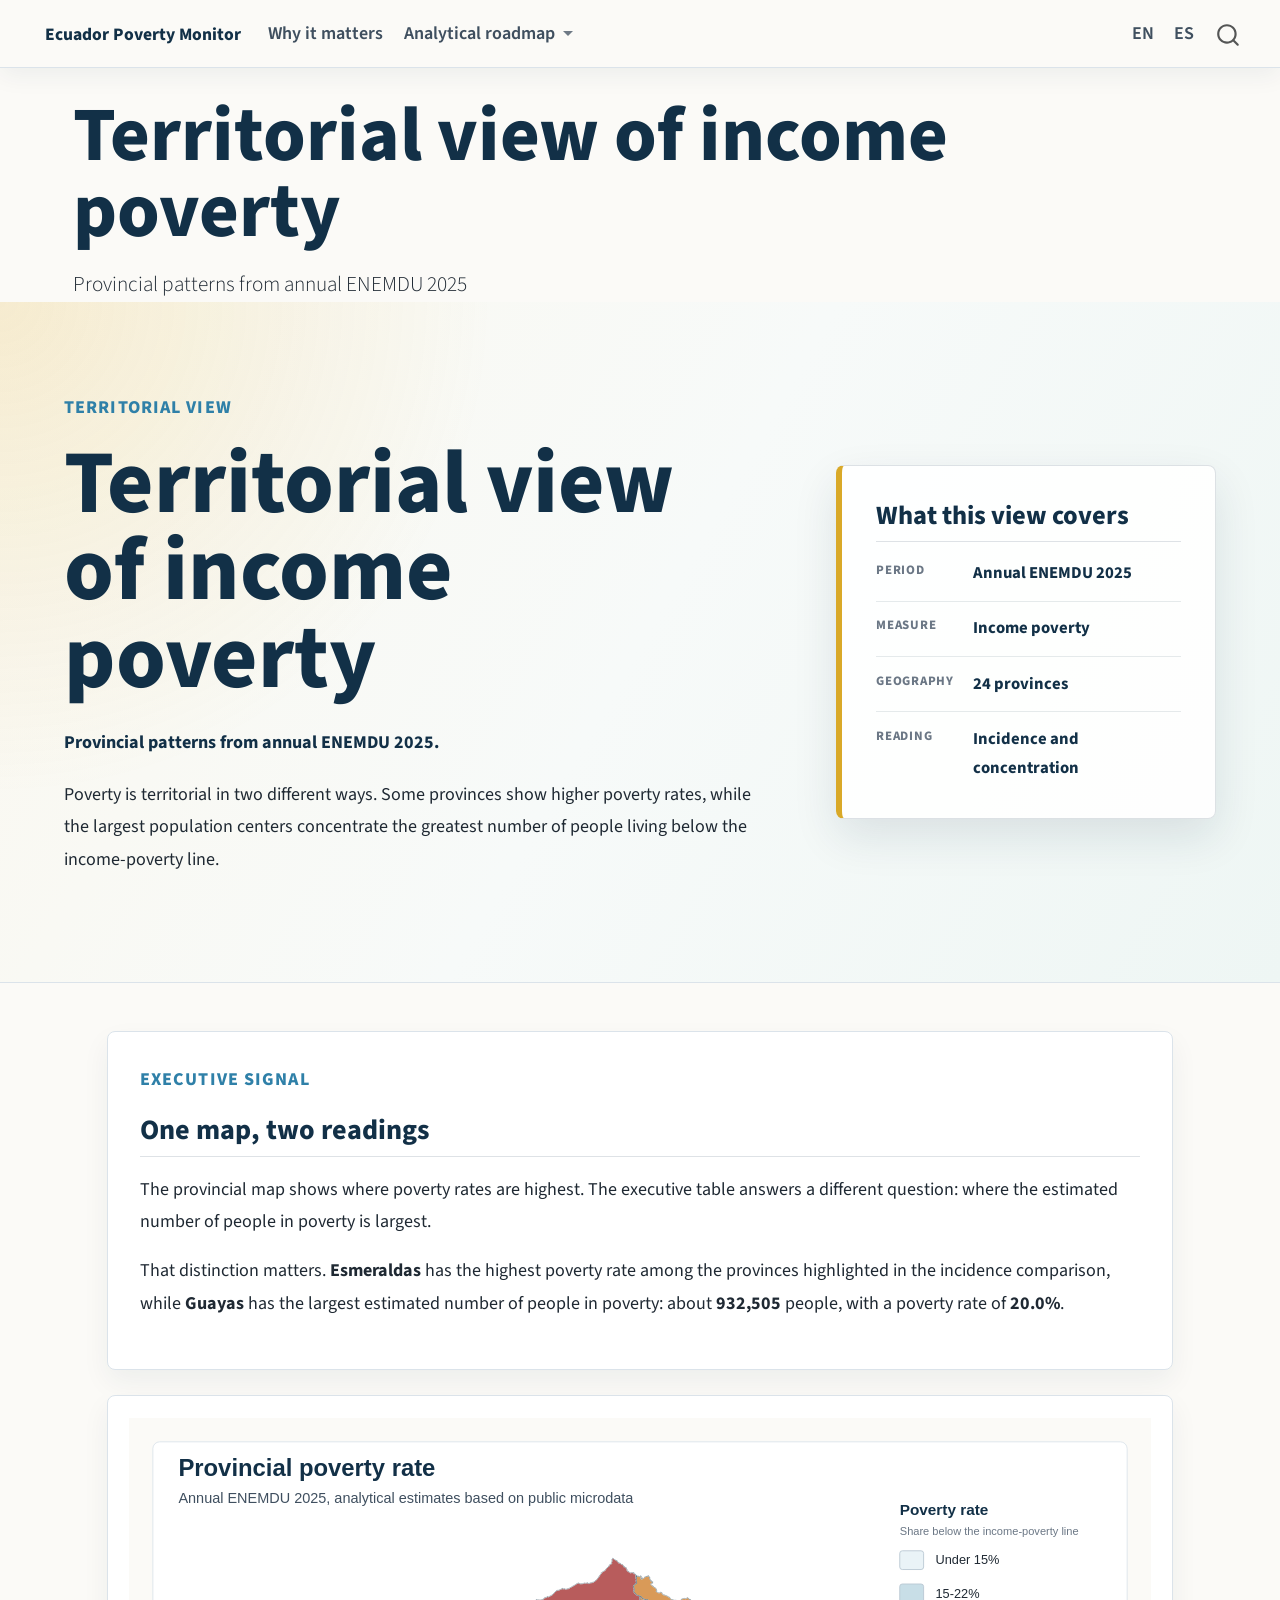
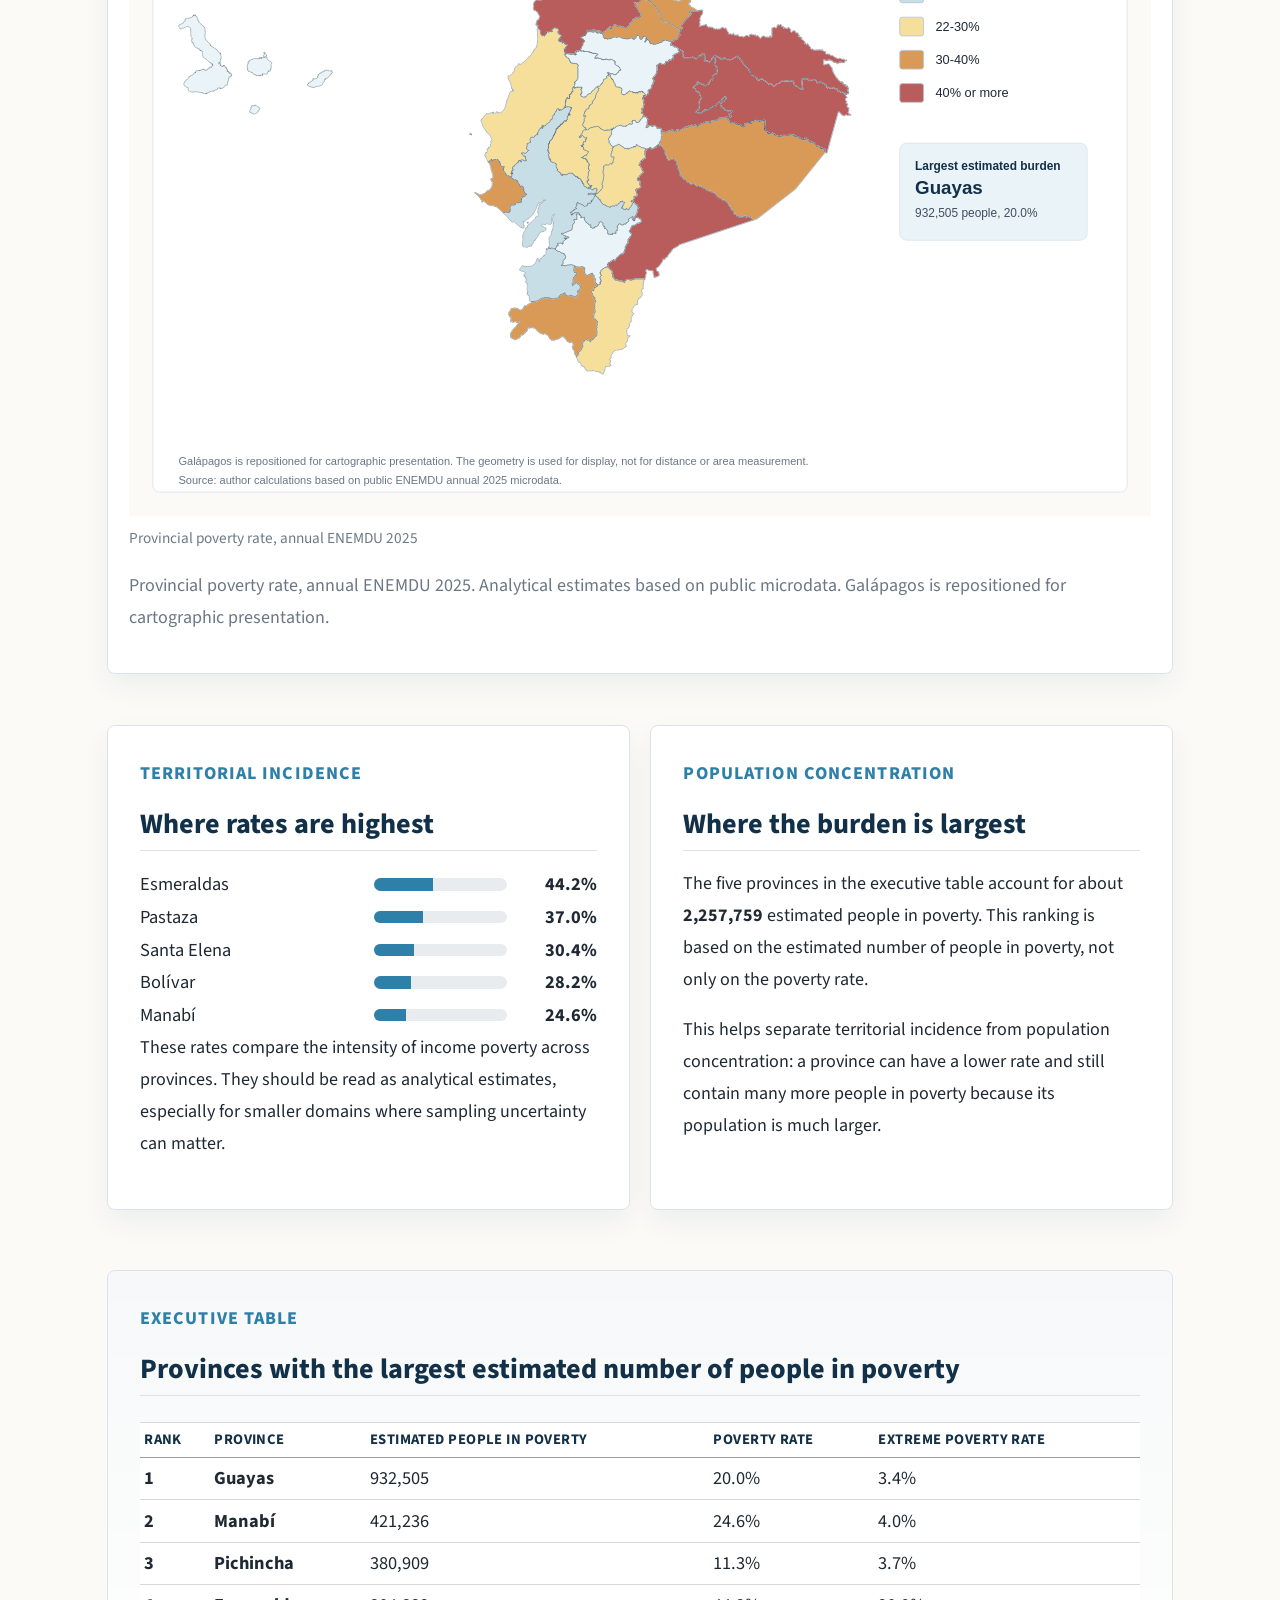
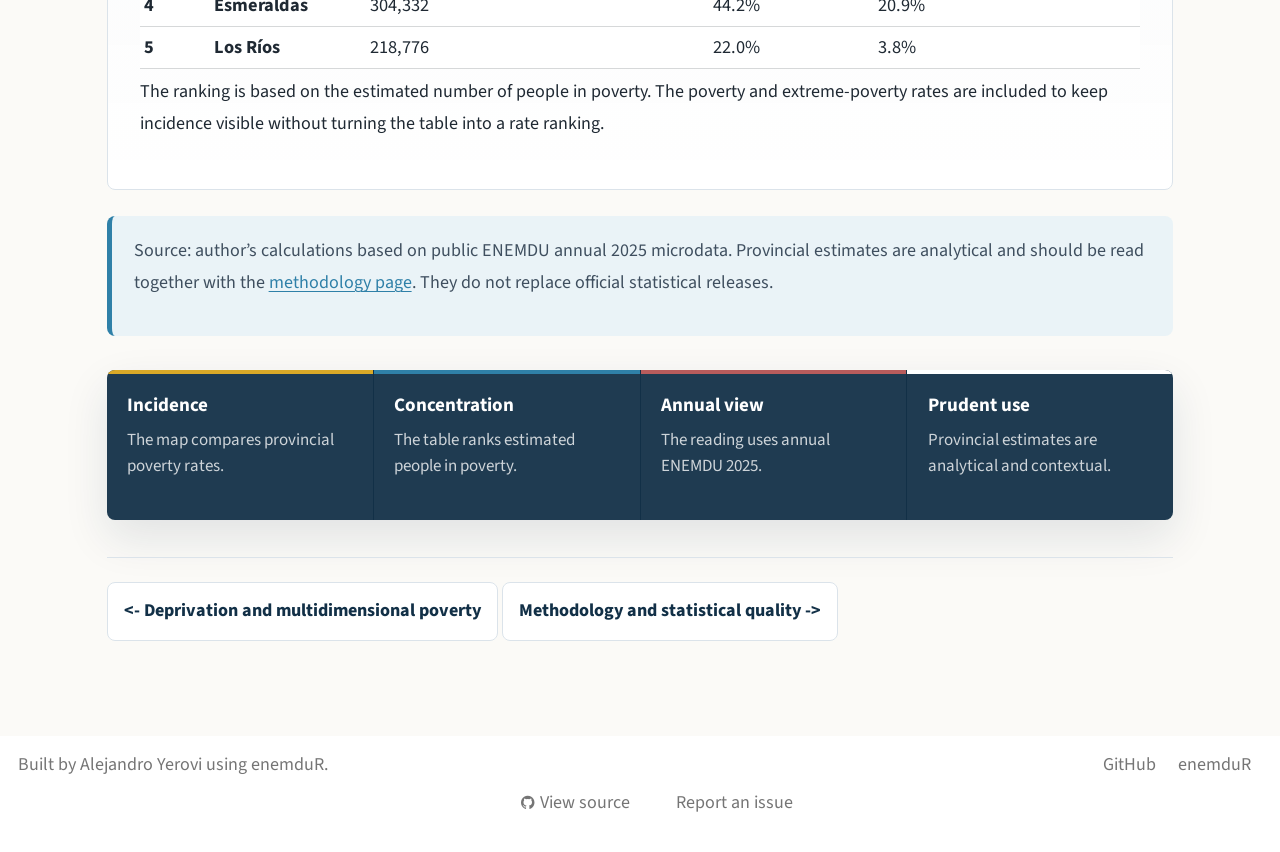
<file: docs/pages/05_territorial-province-income-poverty.html>
<!DOCTYPE html>
<html xmlns="http://www.w3.org/1999/xhtml" lang="en" xml:lang="en"><head>

<meta charset="utf-8">
<meta name="generator" content="quarto-1.8.27">

<meta name="viewport" content="width=device-width, initial-scale=1.0, user-scalable=yes">

<meta name="description" content="A public territorial reading of provincial income poverty in Ecuador in 2025, showing incidence, concentration and a static provincial map.">

<title>Territorial view of income poverty – Ecuador Poverty Monitor</title>
<style>
code{white-space: pre-wrap;}
span.smallcaps{font-variant: small-caps;}
div.columns{display: flex; gap: min(4vw, 1.5em);}
div.column{flex: auto; overflow-x: auto;}
div.hanging-indent{margin-left: 1.5em; text-indent: -1.5em;}
ul.task-list{list-style: none;}
ul.task-list li input[type="checkbox"] {
  width: 0.8em;
  margin: 0 0.8em 0.2em -1em; /* quarto-specific, see https://github.com/quarto-dev/quarto-cli/issues/4556 */
  vertical-align: middle;
}
</style>


<script src="../site_libs/quarto-nav/quarto-nav.js"></script>
<script src="../site_libs/quarto-nav/headroom.min.js"></script>
<script src="../site_libs/clipboard/clipboard.min.js"></script>
<script src="../site_libs/quarto-search/autocomplete.umd.js"></script>
<script src="../site_libs/quarto-search/fuse.min.js"></script>
<script src="../site_libs/quarto-search/quarto-search.js"></script>
<meta name="quarto:offset" content="../">
<link href="../assets/img/brand/epm-favicon.png" rel="icon" type="image/png">
<script src="../site_libs/quarto-html/quarto.js" type="module"></script>
<script src="../site_libs/quarto-html/tabsets/tabsets.js" type="module"></script>
<script src="../site_libs/quarto-html/axe/axe-check.js" type="module"></script>
<script src="../site_libs/quarto-html/popper.min.js"></script>
<script src="../site_libs/quarto-html/tippy.umd.min.js"></script>
<script src="../site_libs/quarto-html/anchor.min.js"></script>
<link href="../site_libs/quarto-html/tippy.css" rel="stylesheet">
<link href="../site_libs/quarto-html/quarto-syntax-highlighting-ed96de9b727972fe78a7b5d16c58bf87.css" rel="stylesheet" id="quarto-text-highlighting-styles">
<script src="../site_libs/bootstrap/bootstrap.min.js"></script>
<link href="../site_libs/bootstrap/bootstrap-icons.css" rel="stylesheet">
<link href="../site_libs/bootstrap/bootstrap-0e2ed5a012ede8e13c082ff6ed26c046.min.css" rel="stylesheet" append-hash="true" id="quarto-bootstrap" data-mode="light">
<script id="quarto-search-options" type="application/json">{
  "location": "navbar",
  "copy-button": false,
  "collapse-after": 3,
  "panel-placement": "end",
  "type": "overlay",
  "limit": 50,
  "keyboard-shortcut": [
    "f",
    "/",
    "s"
  ],
  "show-item-context": false,
  "language": {
    "search-no-results-text": "No results",
    "search-matching-documents-text": "matching documents",
    "search-copy-link-title": "Copy link to search",
    "search-hide-matches-text": "Hide additional matches",
    "search-more-match-text": "more match in this document",
    "search-more-matches-text": "more matches in this document",
    "search-clear-button-title": "Clear",
    "search-text-placeholder": "",
    "search-detached-cancel-button-title": "Cancel",
    "search-submit-button-title": "Submit",
    "search-label": "Search"
  }
}</script>
<style>html{ scroll-behavior: smooth; }</style>


<link rel="stylesheet" href="../assets/css/site.css">
</head>

<body class="nav-fixed quarto-light">

<div id="quarto-search-results"></div>
  <header id="quarto-header" class="headroom fixed-top">
    <nav class="navbar navbar-expand-lg " data-bs-theme="dark">
      <div class="navbar-container container-fluid">
      <div class="navbar-brand-container mx-auto">
    <a href="../index.html" class="navbar-brand navbar-brand-logo">
    <img src="../assets/img/brand/epm-navbar-logo.svg" alt="Ecuador Poverty Monitor" class="navbar-logo light-content">
    <img src="../assets/img/brand/epm-navbar-logo.svg" alt="Ecuador Poverty Monitor" class="navbar-logo dark-content">
    </a>
    <a class="navbar-brand" href="../index.html">
    <span class="navbar-title">Ecuador Poverty Monitor</span>
    </a>
  </div>
            <div id="quarto-search" class="" title="Search"></div>
          <button class="navbar-toggler" type="button" data-bs-toggle="collapse" data-bs-target="#navbarCollapse" aria-controls="navbarCollapse" role="menu" aria-expanded="false" aria-label="Toggle navigation" onclick="if (window.quartoToggleHeadroom) { window.quartoToggleHeadroom(); }">
  <span class="navbar-toggler-icon"></span>
</button>
          <div class="collapse navbar-collapse" id="navbarCollapse">
            <ul class="navbar-nav navbar-nav-scroll me-auto">
  <li class="nav-item">
    <a class="nav-link" href="../pages/01_why-monitor.html">
<span class="menu-text">Why it matters</span></a>
  </li>
  <li class="nav-item dropdown ">
    <a class="nav-link dropdown-toggle" href="#" id="nav-menu-analytical-roadmap" role="link" data-bs-toggle="dropdown" aria-expanded="false">
 <span class="menu-text">Analytical roadmap</span>
    </a>
    <ul class="dropdown-menu" aria-labelledby="nav-menu-analytical-roadmap">
        <li>
    <a class="dropdown-item" href="../pages/02_income-poverty.html">
 <span class="dropdown-text">Income poverty</span></a>
  </li>
        <li>
    <a class="dropdown-item" href="../pages/03_deprivation-multidimensional-poverty.html">
 <span class="dropdown-text">Deprivation and multidimensional poverty</span></a>
  </li>
        <li>
    <a class="dropdown-item" href="../pages/05_territorial-province-income-poverty.html">
 <span class="dropdown-text">Territorial view of income poverty</span></a>
  </li>
        <li>
    <a class="dropdown-item" href="../pages/06_labor-market-poverty.html">
 <span class="dropdown-text">Labor market and poverty</span></a>
  </li>
        <li>
    <a class="dropdown-item" href="../pages/04_methodology-quality.html">
 <span class="dropdown-text">Measurement and statistical quality</span></a>
  </li>
    </ul>
  </li>
</ul>
            <ul class="navbar-nav navbar-nav-scroll ms-auto">
  <li class="nav-item">
    <a class="nav-link" href="../index.html">
<span class="menu-text">EN</span></a>
  </li>
  <li class="nav-item">
    <a class="nav-link" href="../es/index.html">
<span class="menu-text">ES</span></a>
  </li>
</ul>
          </div> <!-- /navcollapse -->
            <div class="quarto-navbar-tools">
</div>
      </div> <!-- /container-fluid -->
    </nav>
</header>
<!-- content -->
<div id="quarto-content" class="quarto-container page-columns page-rows-contents page-layout-full page-navbar">
<!-- sidebar -->
<!-- margin-sidebar -->

<!-- main -->
<main class="content column-page" id="quarto-document-content"><header id="title-block-header" class="quarto-title-block"><h1 class="title display-7">Territorial view of income poverty</h1></header>

<header id="title-block-header">

<p class="subtitle lead">Provincial patterns from annual ENEMDU 2025</p>

</header>


<style>
.territory-hero {
  grid-template-columns: minmax(0, 1fr) minmax(320px, 380px);
  gap: clamp(2rem, 5vw, 4.5rem);
}

.territory-scope-card {
  align-self: center;
  min-width: 0;
}

.territory-scope-list {
  display: grid;
  gap: 0.72rem;
  margin: 0;
}

.territory-scope-list div {
  border-top: 1px solid rgba(18, 48, 71, 0.1);
  display: grid;
  gap: 0.2rem;
  grid-template-columns: minmax(5.2rem, 0.45fr) minmax(0, 1fr);
  padding-top: 0.72rem;
}

.territory-scope-list div:first-child {
  border-top: 0;
  padding-top: 0;
}

.territory-scope-list dt {
  color: var(--epm-muted);
  font-size: 0.76rem;
  font-weight: 760;
  letter-spacing: 0.06em;
  text-transform: uppercase;
}

.territory-scope-list dd {
  color: var(--epm-navy);
  font-size: 0.98rem;
  font-weight: 720;
  margin: 0;
}

.territory-map-card {
  background: var(--epm-surface);
  border: 1px solid var(--epm-border);
  border-radius: 8px;
  box-shadow: 0 12px 28px rgba(18, 48, 71, 0.06);
  margin: 1.5rem 0;
  padding: clamp(0.85rem, 2vw, 1.25rem);
}

.territory-map-card img {
  display: block;
  height: auto;
  width: 100%;
}

.territory-caption {
  color: var(--epm-muted);
  font-size: 0.98rem;
  line-height: 1.55;
  margin: 0.8rem 0 0;
}

.territory-table-wrap {
  overflow-x: auto;
}

.territory-table-wrap table {
  margin-bottom: 0.4rem;
  min-width: 760px;
}

.territory-table-wrap th {
  color: var(--epm-navy);
  font-size: 0.86rem;
  letter-spacing: 0.03em;
  text-transform: uppercase;
}

.territory-table-wrap td,
.territory-table-wrap th {
  vertical-align: middle;
}

.territory-meter {
  background: #e9ecef;
  border-radius: 999px;
  height: 0.72rem;
  overflow: hidden;
}

.territory-meter span {
  background: var(--epm-blue);
  display: block;
  height: 100%;
}

@media (max-width: 900px) {
  .territory-hero {
    grid-template-columns: minmax(0, 1fr);
  }
}

@media (max-width: 560px) {
  .territory-scope-list div {
    grid-template-columns: minmax(0, 1fr);
  }
}
</style>
<div class="internal-hero internal-hero-wide territory-hero">
<div class="internal-hero-copy">
<div class="section-kicker">
<p>Territorial view</p>
</div>
<section id="territorial-view-of-income-poverty" class="level1">
<h1>Territorial view of income poverty</h1>
<div class="story-lede">
<p>Provincial patterns from annual ENEMDU 2025.</p>
</div>
<p>Poverty is territorial in two different ways. Some provinces show higher poverty rates, while the largest population centers concentrate the greatest number of people living below the income-poverty line.</p>
</section>
</div>
<section id="what-this-view-covers" class="level2 internal-hero-card territory-scope-card">
<h2 class="anchored" data-anchor-id="what-this-view-covers">What this view covers</h2>
<dl class="territory-scope-list">
<div>
<dt>
Period
</dt>
<dd>
Annual ENEMDU 2025
</dd>
</div>
<div>
<dt>
Measure
</dt>
<dd>
Income poverty
</dd>
</div>
<div>
<dt>
Geography
</dt>
<dd>
24 provinces
</dd>
</div>
<div>
<dt>
Reading
</dt>
<dd>
Incidence and concentration
</dd>
</div>
</dl>
</section>
</div>
<div class="content-block editorial-flow">
<div class="story-panel">
<div class="section-kicker">
<p>Executive signal</p>
</div>
<section id="one-map-two-readings" class="level2">
<h2 class="anchored" data-anchor-id="one-map-two-readings">One map, two readings</h2>
<p>The provincial map shows where poverty rates are highest. The executive table answers a different question: where the estimated number of people in poverty is largest.</p>
<p>That distinction matters. <strong>Esmeraldas</strong> has the highest poverty rate among the provinces highlighted in the incidence comparison, while <strong>Guayas</strong> has the largest estimated number of people in poverty: about <strong>932,505</strong> people, with a poverty rate of <strong>20.0%</strong>.</p>
</section>
</div>
<div class="territory-map-card">
<div class="quarto-figure quarto-figure-center">
<figure class="figure">
<p><img src="../assets/img/territorial/provincial-income-poverty-map.svg" class="img-fluid figure-img"></p>
<figcaption>Provincial poverty rate, annual ENEMDU 2025</figcaption>
</figure>
</div>
<div class="territory-caption">
<p>Provincial poverty rate, annual ENEMDU 2025. Analytical estimates based on public microdata. Galápagos is repositioned for cartographic presentation.</p>
</div>
</div>
<div class="story-grid">
<div class="story-panel">
<div class="section-kicker">
<p>Territorial incidence</p>
</div>
<section id="where-rates-are-highest" class="level2">
<h2 class="anchored" data-anchor-id="where-rates-are-highest">Where rates are highest</h2>
<div style="display: grid; grid-template-columns: minmax(9rem, 13rem) 1fr 4.5rem; gap: 0.75rem; align-items: center;">
<span>Esmeraldas</span>
<div class="territory-meter">
<span style="width: 44.2%;"></span>
</div>
<strong style="text-align: right;">44.2%</strong>
</div>
<div style="display: grid; grid-template-columns: minmax(9rem, 13rem) 1fr 4.5rem; gap: 0.75rem; align-items: center;">
<span>Pastaza</span>
<div class="territory-meter">
<span style="width: 37.0%;"></span>
</div>
<strong style="text-align: right;">37.0%</strong>
</div>
<div style="display: grid; grid-template-columns: minmax(9rem, 13rem) 1fr 4.5rem; gap: 0.75rem; align-items: center;">
<span>Santa Elena</span>
<div class="territory-meter">
<span style="width: 30.4%;"></span>
</div>
<strong style="text-align: right;">30.4%</strong>
</div>
<div style="display: grid; grid-template-columns: minmax(9rem, 13rem) 1fr 4.5rem; gap: 0.75rem; align-items: center;">
<span>Bolívar</span>
<div class="territory-meter">
<span style="width: 28.2%;"></span>
</div>
<strong style="text-align: right;">28.2%</strong>
</div>
<div style="display: grid; grid-template-columns: minmax(9rem, 13rem) 1fr 4.5rem; gap: 0.75rem; align-items: center;">
<span>Manabí</span>
<div class="territory-meter">
<span style="width: 24.6%;"></span>
</div>
<strong style="text-align: right;">24.6%</strong>
</div>
<p>These rates compare the intensity of income poverty across provinces. They should be read as analytical estimates, especially for smaller domains where sampling uncertainty can matter.</p>
</section>
</div>
<div class="story-panel">
<div class="section-kicker">
<p>Population concentration</p>
</div>
<section id="where-the-burden-is-largest" class="level2">
<h2 class="anchored" data-anchor-id="where-the-burden-is-largest">Where the burden is largest</h2>
<p>The five provinces in the executive table account for about <strong>2,257,759</strong> estimated people in poverty. This ranking is based on the estimated number of people in poverty, not only on the poverty rate.</p>
<p>This helps separate territorial incidence from population concentration: a province can have a lower rate and still contain many more people in poverty because its population is much larger.</p>
</section>
</div>
</div>
<div class="infographic-frame">
<div class="section-kicker">
<p>Executive table</p>
</div>
<section id="provinces-with-the-largest-estimated-number-of-people-in-poverty" class="level2">
<h2 class="anchored" data-anchor-id="provinces-with-the-largest-estimated-number-of-people-in-poverty">Provinces with the largest estimated number of people in poverty</h2>
<div class="territory-table-wrap">
<table class="table table-sm">
<thead>
<tr>
<th>
Rank
</th>
<th>
Province
</th>
<th>
Estimated people in poverty
</th>
<th>
Poverty rate
</th>
<th>
Extreme poverty rate
</th>
</tr>
</thead>
<tbody>
<tr>
<td>
<strong>1</strong>
</td>
<td>
<strong>Guayas</strong>
</td>
<td>
932,505
</td>
<td>
20.0%
</td>
<td>
3.4%
</td>
</tr>
<tr>
<td>
<strong>2</strong>
</td>
<td>
<strong>Manabí</strong>
</td>
<td>
421,236
</td>
<td>
24.6%
</td>
<td>
4.0%
</td>
</tr>
<tr>
<td>
<strong>3</strong>
</td>
<td>
<strong>Pichincha</strong>
</td>
<td>
380,909
</td>
<td>
11.3%
</td>
<td>
3.7%
</td>
</tr>
<tr>
<td>
<strong>4</strong>
</td>
<td>
<strong>Esmeraldas</strong>
</td>
<td>
304,332
</td>
<td>
44.2%
</td>
<td>
20.9%
</td>
</tr>
<tr>
<td>
<strong>5</strong>
</td>
<td>
<strong>Los Ríos</strong>
</td>
<td>
218,776
</td>
<td>
22.0%
</td>
<td>
3.8%
</td>
</tr>
</tbody>
</table>
</div>
<p>The ranking is based on the estimated number of people in poverty. The poverty and extreme-poverty rates are included to keep incidence visible without turning the table into a rate ranking.</p>
</section>
</div>
<div class="method-note">
<p>Source: author’s calculations based on public ENEMDU annual 2025 microdata. Provincial estimates are analytical and should be read together with the <a href="../pages/04_methodology-quality.html">methodology page</a>. They do not replace official statistical releases.</p>
</div>
<div class="proof-strip">
<div class="proof-item">
<p><strong>Incidence</strong></p>
<p>The map compares provincial poverty rates.</p>
</div>
<div class="proof-item">
<p><strong>Concentration</strong></p>
<p>The table ranks estimated people in poverty.</p>
</div>
<div class="proof-item">
<p><strong>Annual view</strong></p>
<p>The reading uses annual ENEMDU 2025.</p>
</div>
<div class="proof-item">
<p><strong>Prudent use</strong></p>
<p>Provincial estimates are analytical and contextual.</p>
</div>
</div>
<div class="page-nav">
<p><a href="../pages/03_deprivation-multidimensional-poverty.html">&lt;- Deprivation and multidimensional poverty</a> <a href="../pages/04_methodology-quality.html">Methodology and statistical quality -&gt;</a></p>
</div>
</div>



</main> <!-- /main -->
<script id="quarto-html-after-body" type="application/javascript">
  window.document.addEventListener("DOMContentLoaded", function (event) {
    const icon = "";
    const anchorJS = new window.AnchorJS();
    anchorJS.options = {
      placement: 'right',
      icon: icon
    };
    anchorJS.add('.anchored');
    const isCodeAnnotation = (el) => {
      for (const clz of el.classList) {
        if (clz.startsWith('code-annotation-')) {
          return true;
        }
      }
      return false;
    }
    const onCopySuccess = function(e) {
      // button target
      const button = e.trigger;
      // don't keep focus
      button.blur();
      // flash "checked"
      button.classList.add('code-copy-button-checked');
      var currentTitle = button.getAttribute("title");
      button.setAttribute("title", "Copied!");
      let tooltip;
      if (window.bootstrap) {
        button.setAttribute("data-bs-toggle", "tooltip");
        button.setAttribute("data-bs-placement", "left");
        button.setAttribute("data-bs-title", "Copied!");
        tooltip = new bootstrap.Tooltip(button,
          { trigger: "manual",
            customClass: "code-copy-button-tooltip",
            offset: [0, -8]});
        tooltip.show();
      }
      setTimeout(function() {
        if (tooltip) {
          tooltip.hide();
          button.removeAttribute("data-bs-title");
          button.removeAttribute("data-bs-toggle");
          button.removeAttribute("data-bs-placement");
        }
        button.setAttribute("title", currentTitle);
        button.classList.remove('code-copy-button-checked');
      }, 1000);
      // clear code selection
      e.clearSelection();
    }
    const getTextToCopy = function(trigger) {
      const outerScaffold = trigger.parentElement.cloneNode(true);
      const codeEl = outerScaffold.querySelector('code');
      for (const childEl of codeEl.children) {
        if (isCodeAnnotation(childEl)) {
          childEl.remove();
        }
      }
      return codeEl.innerText;
    }
    const clipboard = new window.ClipboardJS('.code-copy-button:not([data-in-quarto-modal])', {
      text: getTextToCopy
    });
    clipboard.on('success', onCopySuccess);
    if (window.document.getElementById('quarto-embedded-source-code-modal')) {
      const clipboardModal = new window.ClipboardJS('.code-copy-button[data-in-quarto-modal]', {
        text: getTextToCopy,
        container: window.document.getElementById('quarto-embedded-source-code-modal')
      });
      clipboardModal.on('success', onCopySuccess);
    }
      var localhostRegex = new RegExp(/^(?:http|https):\/\/localhost\:?[0-9]*\//);
      var mailtoRegex = new RegExp(/^mailto:/);
        var filterRegex = new RegExp("https:\/\/yerovi84\.github\.io\/ecuador-poverty-monitor");
      var isInternal = (href) => {
          return filterRegex.test(href) || localhostRegex.test(href) || mailtoRegex.test(href);
      }
      // Inspect non-navigation links and adorn them if external
     var links = window.document.querySelectorAll('a[href]:not(.nav-link):not(.navbar-brand):not(.toc-action):not(.sidebar-link):not(.sidebar-item-toggle):not(.pagination-link):not(.no-external):not([aria-hidden]):not(.dropdown-item):not(.quarto-navigation-tool):not(.about-link)');
      for (var i=0; i<links.length; i++) {
        const link = links[i];
        if (!isInternal(link.href)) {
          // undo the damage that might have been done by quarto-nav.js in the case of
          // links that we want to consider external
          if (link.dataset.originalHref !== undefined) {
            link.href = link.dataset.originalHref;
          }
            // target, if specified
            link.setAttribute("target", "_blank");
            if (link.getAttribute("rel") === null) {
              link.setAttribute("rel", "noopener");
            }
        }
      }
    function tippyHover(el, contentFn, onTriggerFn, onUntriggerFn) {
      const config = {
        allowHTML: true,
        maxWidth: 500,
        delay: 100,
        arrow: false,
        appendTo: function(el) {
            return el.parentElement;
        },
        interactive: true,
        interactiveBorder: 10,
        theme: 'quarto',
        placement: 'bottom-start',
      };
      if (contentFn) {
        config.content = contentFn;
      }
      if (onTriggerFn) {
        config.onTrigger = onTriggerFn;
      }
      if (onUntriggerFn) {
        config.onUntrigger = onUntriggerFn;
      }
      window.tippy(el, config);
    }
    const noterefs = window.document.querySelectorAll('a[role="doc-noteref"]');
    for (var i=0; i<noterefs.length; i++) {
      const ref = noterefs[i];
      tippyHover(ref, function() {
        // use id or data attribute instead here
        let href = ref.getAttribute('data-footnote-href') || ref.getAttribute('href');
        try { href = new URL(href).hash; } catch {}
        const id = href.replace(/^#\/?/, "");
        const note = window.document.getElementById(id);
        if (note) {
          return note.innerHTML;
        } else {
          return "";
        }
      });
    }
    const xrefs = window.document.querySelectorAll('a.quarto-xref');
    const processXRef = (id, note) => {
      // Strip column container classes
      const stripColumnClz = (el) => {
        el.classList.remove("page-full", "page-columns");
        if (el.children) {
          for (const child of el.children) {
            stripColumnClz(child);
          }
        }
      }
      stripColumnClz(note)
      if (id === null || id.startsWith('sec-')) {
        // Special case sections, only their first couple elements
        const container = document.createElement("div");
        if (note.children && note.children.length > 2) {
          container.appendChild(note.children[0].cloneNode(true));
          for (let i = 1; i < note.children.length; i++) {
            const child = note.children[i];
            if (child.tagName === "P" && child.innerText === "") {
              continue;
            } else {
              container.appendChild(child.cloneNode(true));
              break;
            }
          }
          if (window.Quarto?.typesetMath) {
            window.Quarto.typesetMath(container);
          }
          return container.innerHTML
        } else {
          if (window.Quarto?.typesetMath) {
            window.Quarto.typesetMath(note);
          }
          return note.innerHTML;
        }
      } else {
        // Remove any anchor links if they are present
        const anchorLink = note.querySelector('a.anchorjs-link');
        if (anchorLink) {
          anchorLink.remove();
        }
        if (window.Quarto?.typesetMath) {
          window.Quarto.typesetMath(note);
        }
        if (note.classList.contains("callout")) {
          return note.outerHTML;
        } else {
          return note.innerHTML;
        }
      }
    }
    for (var i=0; i<xrefs.length; i++) {
      const xref = xrefs[i];
      tippyHover(xref, undefined, function(instance) {
        instance.disable();
        let url = xref.getAttribute('href');
        let hash = undefined;
        if (url.startsWith('#')) {
          hash = url;
        } else {
          try { hash = new URL(url).hash; } catch {}
        }
        if (hash) {
          const id = hash.replace(/^#\/?/, "");
          const note = window.document.getElementById(id);
          if (note !== null) {
            try {
              const html = processXRef(id, note.cloneNode(true));
              instance.setContent(html);
            } finally {
              instance.enable();
              instance.show();
            }
          } else {
            // See if we can fetch this
            fetch(url.split('#')[0])
            .then(res => res.text())
            .then(html => {
              const parser = new DOMParser();
              const htmlDoc = parser.parseFromString(html, "text/html");
              const note = htmlDoc.getElementById(id);
              if (note !== null) {
                const html = processXRef(id, note);
                instance.setContent(html);
              }
            }).finally(() => {
              instance.enable();
              instance.show();
            });
          }
        } else {
          // See if we can fetch a full url (with no hash to target)
          // This is a special case and we should probably do some content thinning / targeting
          fetch(url)
          .then(res => res.text())
          .then(html => {
            const parser = new DOMParser();
            const htmlDoc = parser.parseFromString(html, "text/html");
            const note = htmlDoc.querySelector('main.content');
            if (note !== null) {
              // This should only happen for chapter cross references
              // (since there is no id in the URL)
              // remove the first header
              if (note.children.length > 0 && note.children[0].tagName === "HEADER") {
                note.children[0].remove();
              }
              const html = processXRef(null, note);
              instance.setContent(html);
            }
          }).finally(() => {
            instance.enable();
            instance.show();
          });
        }
      }, function(instance) {
      });
    }
        let selectedAnnoteEl;
        const selectorForAnnotation = ( cell, annotation) => {
          let cellAttr = 'data-code-cell="' + cell + '"';
          let lineAttr = 'data-code-annotation="' +  annotation + '"';
          const selector = 'span[' + cellAttr + '][' + lineAttr + ']';
          return selector;
        }
        const selectCodeLines = (annoteEl) => {
          const doc = window.document;
          const targetCell = annoteEl.getAttribute("data-target-cell");
          const targetAnnotation = annoteEl.getAttribute("data-target-annotation");
          const annoteSpan = window.document.querySelector(selectorForAnnotation(targetCell, targetAnnotation));
          const lines = annoteSpan.getAttribute("data-code-lines").split(",");
          const lineIds = lines.map((line) => {
            return targetCell + "-" + line;
          })
          let top = null;
          let height = null;
          let parent = null;
          if (lineIds.length > 0) {
              //compute the position of the single el (top and bottom and make a div)
              const el = window.document.getElementById(lineIds[0]);
              top = el.offsetTop;
              height = el.offsetHeight;
              parent = el.parentElement.parentElement;
            if (lineIds.length > 1) {
              const lastEl = window.document.getElementById(lineIds[lineIds.length - 1]);
              const bottom = lastEl.offsetTop + lastEl.offsetHeight;
              height = bottom - top;
            }
            if (top !== null && height !== null && parent !== null) {
              // cook up a div (if necessary) and position it
              let div = window.document.getElementById("code-annotation-line-highlight");
              if (div === null) {
                div = window.document.createElement("div");
                div.setAttribute("id", "code-annotation-line-highlight");
                div.style.position = 'absolute';
                parent.appendChild(div);
              }
              div.style.top = top - 2 + "px";
              div.style.height = height + 4 + "px";
              div.style.left = 0;
              let gutterDiv = window.document.getElementById("code-annotation-line-highlight-gutter");
              if (gutterDiv === null) {
                gutterDiv = window.document.createElement("div");
                gutterDiv.setAttribute("id", "code-annotation-line-highlight-gutter");
                gutterDiv.style.position = 'absolute';
                const codeCell = window.document.getElementById(targetCell);
                const gutter = codeCell.querySelector('.code-annotation-gutter');
                gutter.appendChild(gutterDiv);
              }
              gutterDiv.style.top = top - 2 + "px";
              gutterDiv.style.height = height + 4 + "px";
            }
            selectedAnnoteEl = annoteEl;
          }
        };
        const unselectCodeLines = () => {
          const elementsIds = ["code-annotation-line-highlight", "code-annotation-line-highlight-gutter"];
          elementsIds.forEach((elId) => {
            const div = window.document.getElementById(elId);
            if (div) {
              div.remove();
            }
          });
          selectedAnnoteEl = undefined;
        };
          // Handle positioning of the toggle
      window.addEventListener(
        "resize",
        throttle(() => {
          elRect = undefined;
          if (selectedAnnoteEl) {
            selectCodeLines(selectedAnnoteEl);
          }
        }, 10)
      );
      function throttle(fn, ms) {
      let throttle = false;
      let timer;
        return (...args) => {
          if(!throttle) { // first call gets through
              fn.apply(this, args);
              throttle = true;
          } else { // all the others get throttled
              if(timer) clearTimeout(timer); // cancel #2
              timer = setTimeout(() => {
                fn.apply(this, args);
                timer = throttle = false;
              }, ms);
          }
        };
      }
        // Attach click handler to the DT
        const annoteDls = window.document.querySelectorAll('dt[data-target-cell]');
        for (const annoteDlNode of annoteDls) {
          annoteDlNode.addEventListener('click', (event) => {
            const clickedEl = event.target;
            if (clickedEl !== selectedAnnoteEl) {
              unselectCodeLines();
              const activeEl = window.document.querySelector('dt[data-target-cell].code-annotation-active');
              if (activeEl) {
                activeEl.classList.remove('code-annotation-active');
              }
              selectCodeLines(clickedEl);
              clickedEl.classList.add('code-annotation-active');
            } else {
              // Unselect the line
              unselectCodeLines();
              clickedEl.classList.remove('code-annotation-active');
            }
          });
        }
    const findCites = (el) => {
      const parentEl = el.parentElement;
      if (parentEl) {
        const cites = parentEl.dataset.cites;
        if (cites) {
          return {
            el,
            cites: cites.split(' ')
          };
        } else {
          return findCites(el.parentElement)
        }
      } else {
        return undefined;
      }
    };
    var bibliorefs = window.document.querySelectorAll('a[role="doc-biblioref"]');
    for (var i=0; i<bibliorefs.length; i++) {
      const ref = bibliorefs[i];
      const citeInfo = findCites(ref);
      if (citeInfo) {
        tippyHover(citeInfo.el, function() {
          var popup = window.document.createElement('div');
          citeInfo.cites.forEach(function(cite) {
            var citeDiv = window.document.createElement('div');
            citeDiv.classList.add('hanging-indent');
            citeDiv.classList.add('csl-entry');
            var biblioDiv = window.document.getElementById('ref-' + cite);
            if (biblioDiv) {
              citeDiv.innerHTML = biblioDiv.innerHTML;
            }
            popup.appendChild(citeDiv);
          });
          return popup.innerHTML;
        });
      }
    }
  });
  </script>
</div> <!-- /content -->
<footer class="footer">
  <div class="nav-footer">
    <div class="nav-footer-left">
<p>Built by Alejandro Yerovi using enemduR.</p>
</div>
    <div class="nav-footer-center">
      &nbsp;
    <div class="toc-actions"><ul><li><a href="https://github.com/yerovi84/ecuador-poverty-monitor/blob/main/pages/05_territorial-province-income-poverty.qmd" class="toc-action"><i class="bi bi-github"></i>View source</a></li><li><a href="https://github.com/yerovi84/ecuador-poverty-monitor/issues/new" class="toc-action"><i class="bi empty"></i>Report an issue</a></li></ul></div></div>
    <div class="nav-footer-right">
      <ul class="footer-items list-unstyled">
    <li class="nav-item">
    <a class="nav-link" href="https://github.com/yerovi84/ecuador-poverty-monitor">
<p>GitHub</p>
</a>
  </li>
    <li class="nav-item">
    <a class="nav-link" href="https://github.com/yerovi84/enemduR">
<p>enemduR</p>
</a>
  </li>
</ul>
    </div>
  </div>
</footer>




<script src="../site_libs/quarto-html/zenscroll-min.js"></script>
</body></html>
</file>
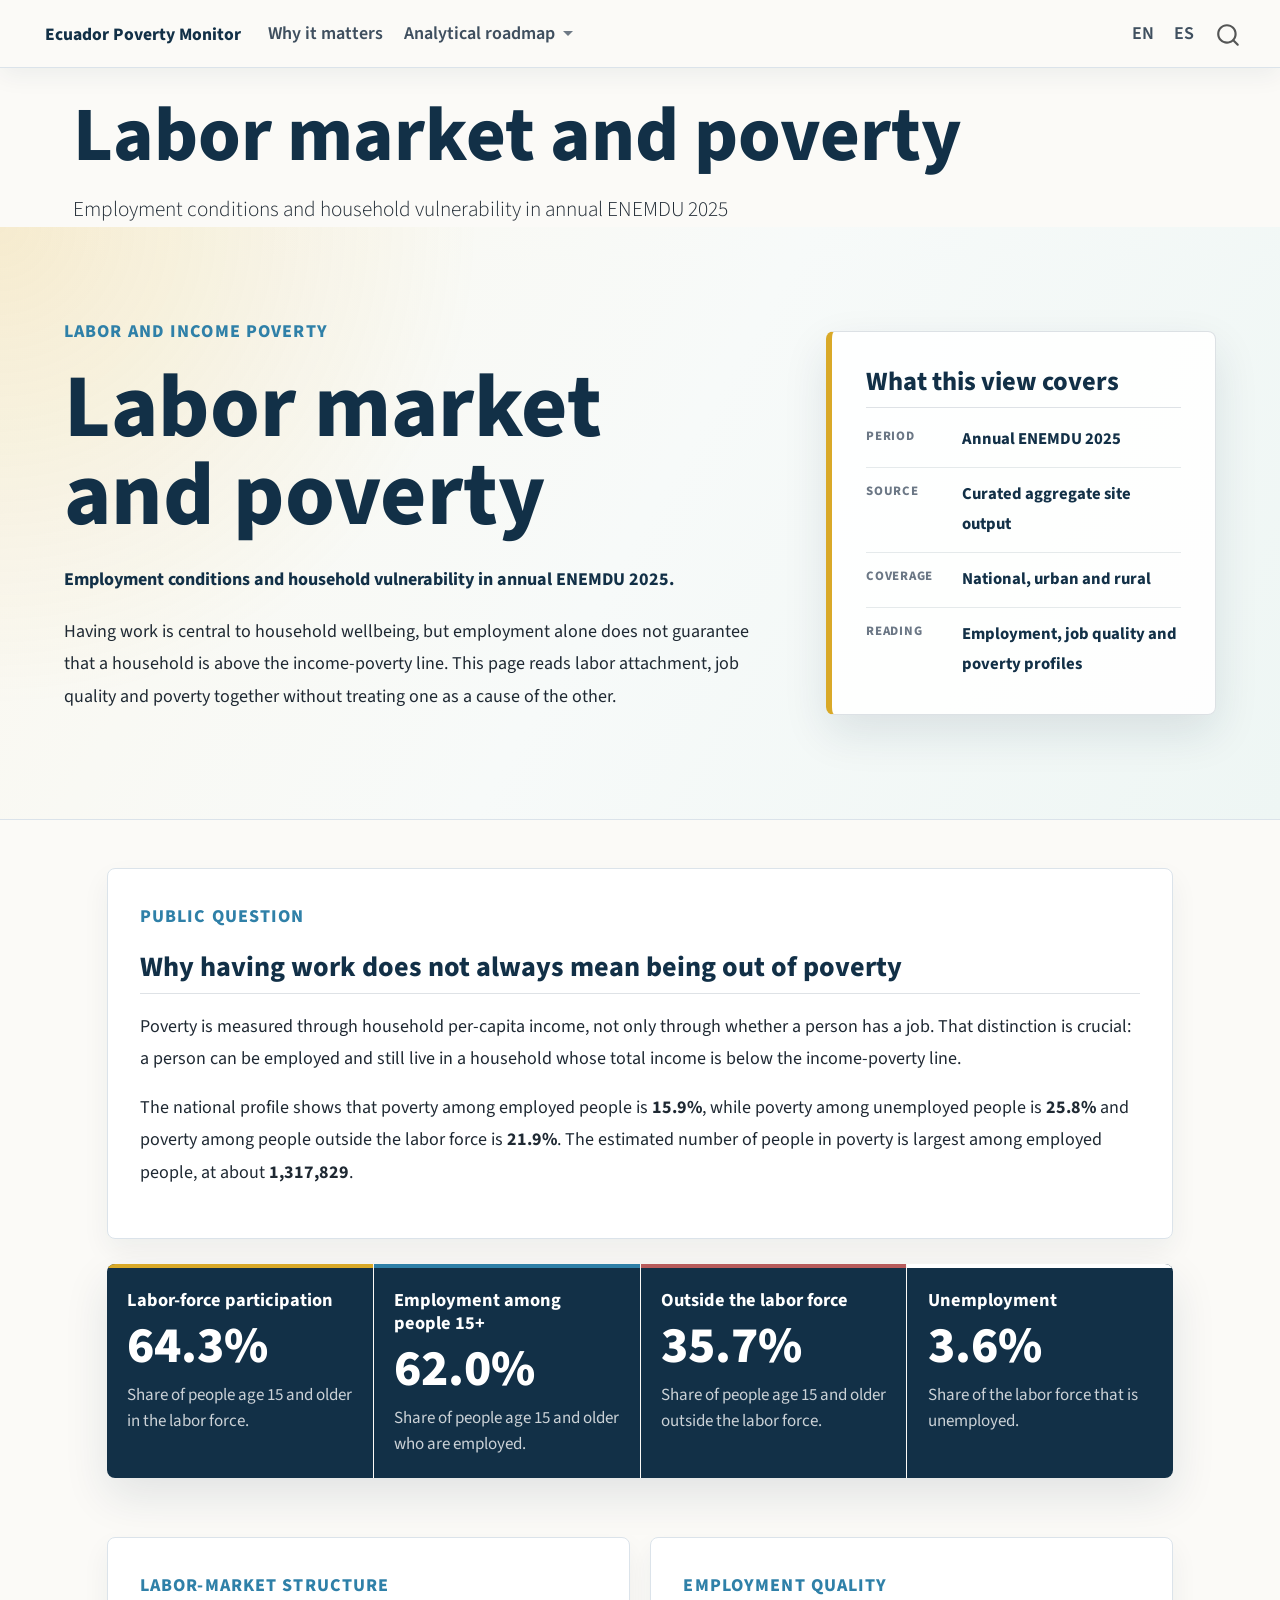
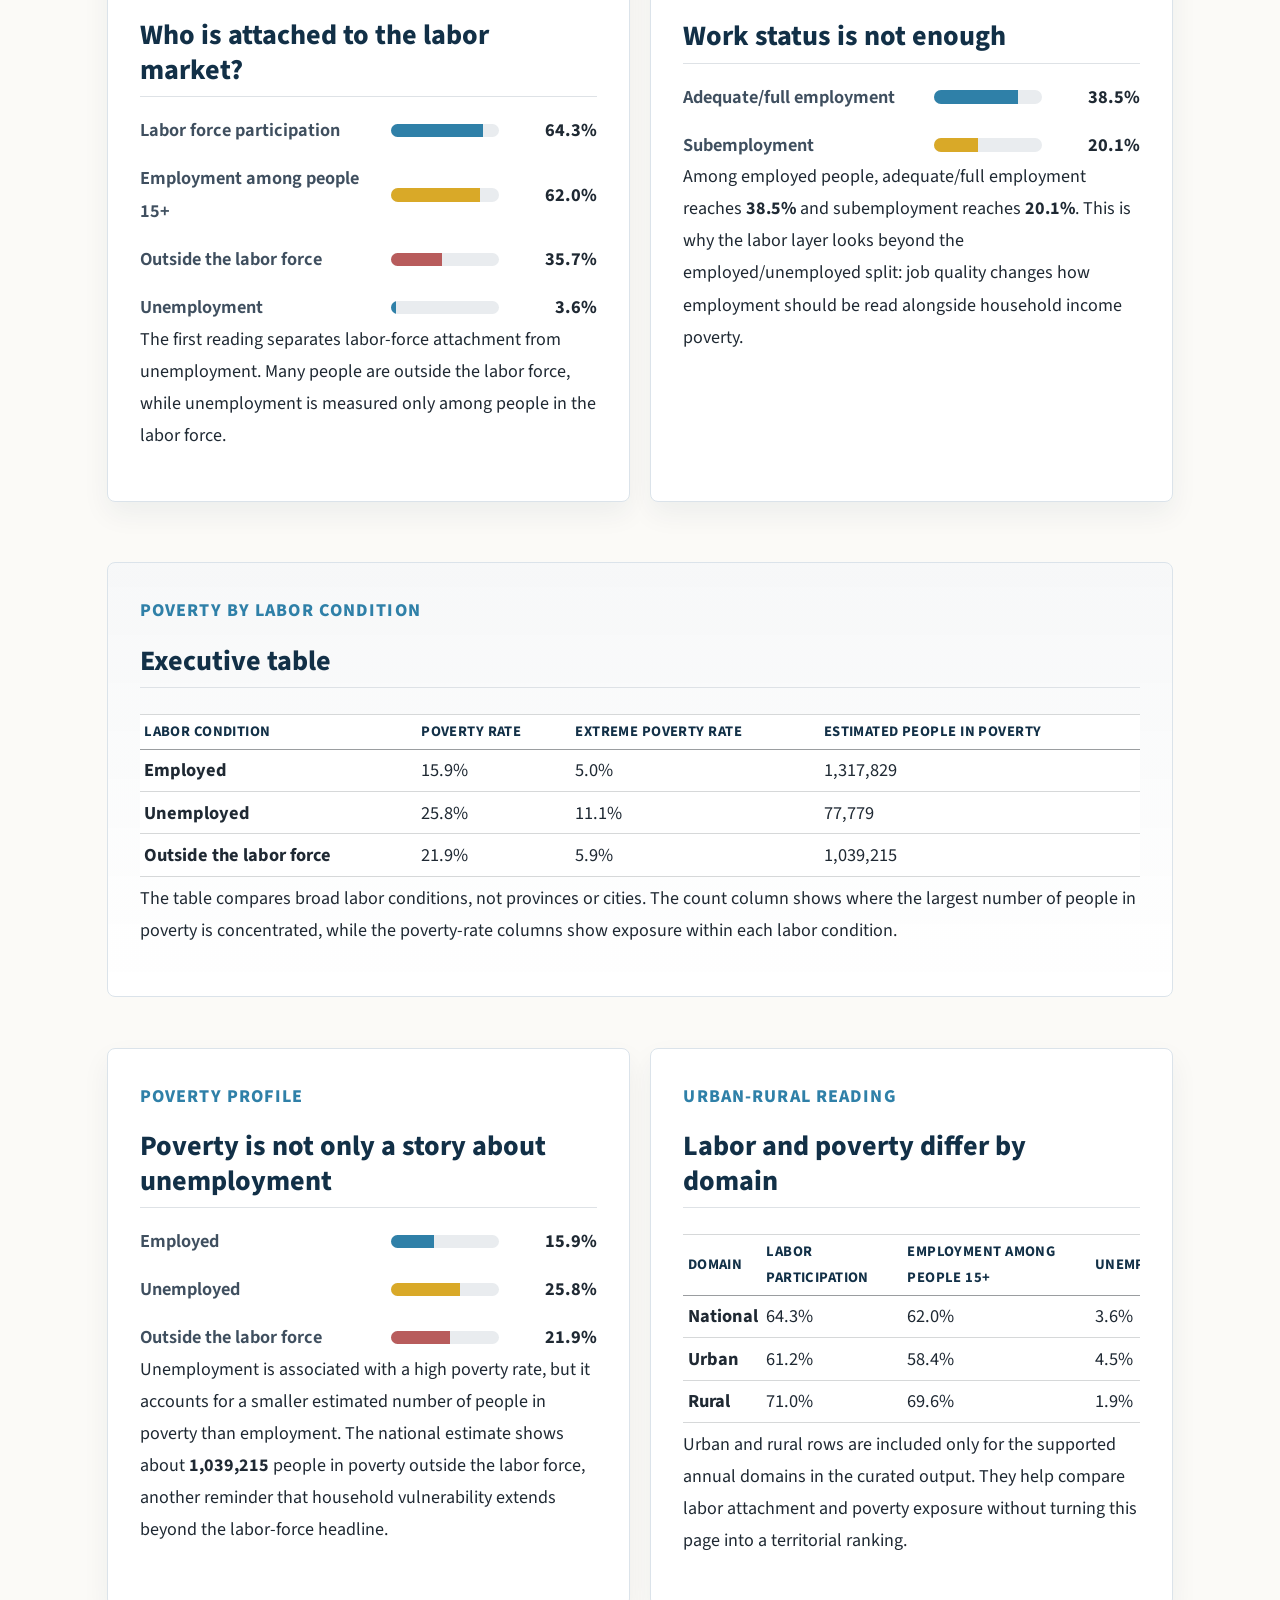
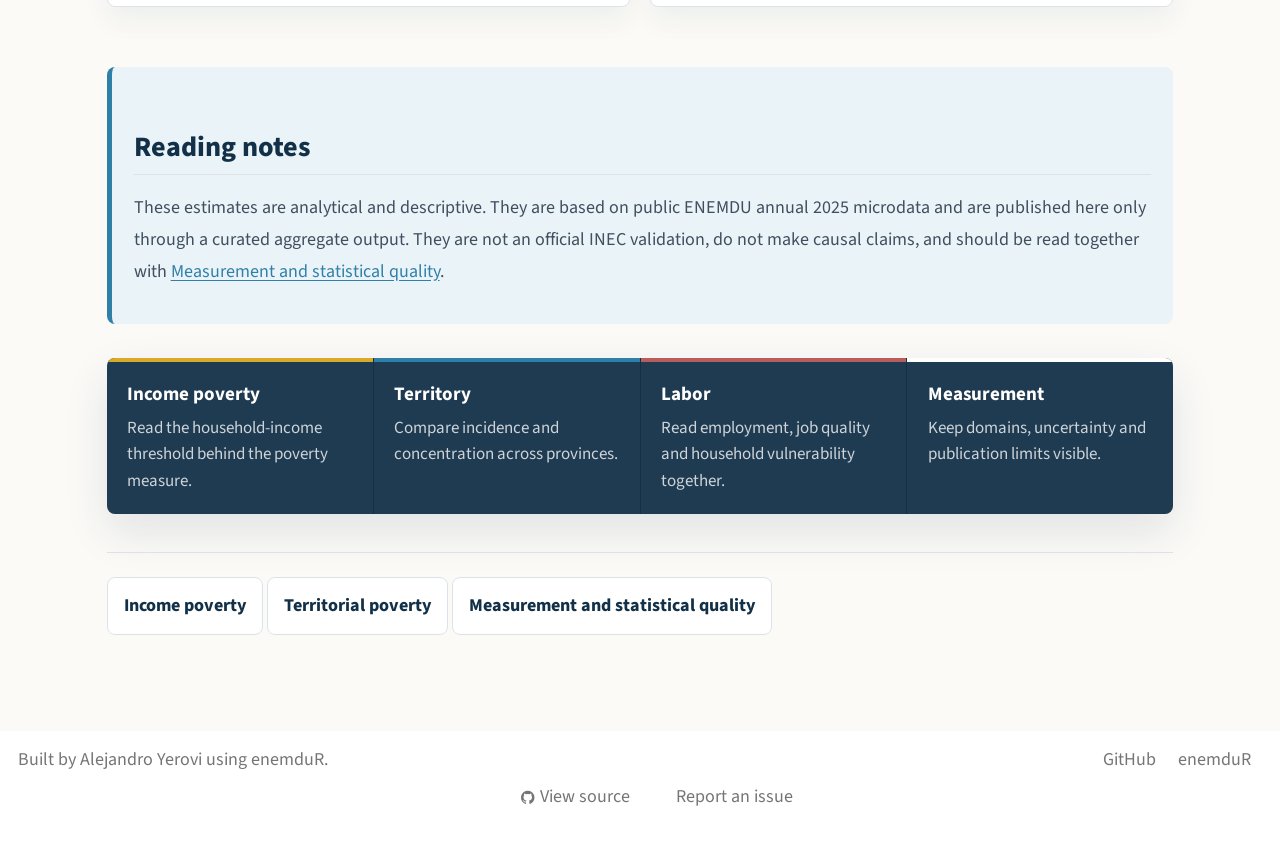
<file: docs/pages/06_labor-market-poverty.html>
<!DOCTYPE html>
<html xmlns="http://www.w3.org/1999/xhtml" lang="en" xml:lang="en"><head>

<meta charset="utf-8">
<meta name="generator" content="quarto-1.8.27">

<meta name="viewport" content="width=device-width, initial-scale=1.0, user-scalable=yes">

<meta name="description" content="A public labor-market and poverty reading for Ecuador in 2025, based on curated aggregate site outputs.">

<title>Labor market and poverty – Ecuador Poverty Monitor</title>
<style>
code{white-space: pre-wrap;}
span.smallcaps{font-variant: small-caps;}
div.columns{display: flex; gap: min(4vw, 1.5em);}
div.column{flex: auto; overflow-x: auto;}
div.hanging-indent{margin-left: 1.5em; text-indent: -1.5em;}
ul.task-list{list-style: none;}
ul.task-list li input[type="checkbox"] {
  width: 0.8em;
  margin: 0 0.8em 0.2em -1em; /* quarto-specific, see https://github.com/quarto-dev/quarto-cli/issues/4556 */
  vertical-align: middle;
}
</style>


<script src="../site_libs/quarto-nav/quarto-nav.js"></script>
<script src="../site_libs/quarto-nav/headroom.min.js"></script>
<script src="../site_libs/clipboard/clipboard.min.js"></script>
<script src="../site_libs/quarto-search/autocomplete.umd.js"></script>
<script src="../site_libs/quarto-search/fuse.min.js"></script>
<script src="../site_libs/quarto-search/quarto-search.js"></script>
<meta name="quarto:offset" content="../">
<link href="../assets/img/brand/epm-favicon.png" rel="icon" type="image/png">
<script src="../site_libs/quarto-html/quarto.js" type="module"></script>
<script src="../site_libs/quarto-html/tabsets/tabsets.js" type="module"></script>
<script src="../site_libs/quarto-html/axe/axe-check.js" type="module"></script>
<script src="../site_libs/quarto-html/popper.min.js"></script>
<script src="../site_libs/quarto-html/tippy.umd.min.js"></script>
<script src="../site_libs/quarto-html/anchor.min.js"></script>
<link href="../site_libs/quarto-html/tippy.css" rel="stylesheet">
<link href="../site_libs/quarto-html/quarto-syntax-highlighting-ed96de9b727972fe78a7b5d16c58bf87.css" rel="stylesheet" id="quarto-text-highlighting-styles">
<script src="../site_libs/bootstrap/bootstrap.min.js"></script>
<link href="../site_libs/bootstrap/bootstrap-icons.css" rel="stylesheet">
<link href="../site_libs/bootstrap/bootstrap-0e2ed5a012ede8e13c082ff6ed26c046.min.css" rel="stylesheet" append-hash="true" id="quarto-bootstrap" data-mode="light">
<script id="quarto-search-options" type="application/json">{
  "location": "navbar",
  "copy-button": false,
  "collapse-after": 3,
  "panel-placement": "end",
  "type": "overlay",
  "limit": 50,
  "keyboard-shortcut": [
    "f",
    "/",
    "s"
  ],
  "show-item-context": false,
  "language": {
    "search-no-results-text": "No results",
    "search-matching-documents-text": "matching documents",
    "search-copy-link-title": "Copy link to search",
    "search-hide-matches-text": "Hide additional matches",
    "search-more-match-text": "more match in this document",
    "search-more-matches-text": "more matches in this document",
    "search-clear-button-title": "Clear",
    "search-text-placeholder": "",
    "search-detached-cancel-button-title": "Cancel",
    "search-submit-button-title": "Submit",
    "search-label": "Search"
  }
}</script>
<style>html{ scroll-behavior: smooth; }</style>


<link rel="stylesheet" href="../assets/css/site.css">
</head>

<body class="nav-fixed quarto-light">

<div id="quarto-search-results"></div>
  <header id="quarto-header" class="headroom fixed-top">
    <nav class="navbar navbar-expand-lg " data-bs-theme="dark">
      <div class="navbar-container container-fluid">
      <div class="navbar-brand-container mx-auto">
    <a href="../index.html" class="navbar-brand navbar-brand-logo">
    <img src="../assets/img/brand/epm-navbar-logo.svg" alt="Ecuador Poverty Monitor" class="navbar-logo light-content">
    <img src="../assets/img/brand/epm-navbar-logo.svg" alt="Ecuador Poverty Monitor" class="navbar-logo dark-content">
    </a>
    <a class="navbar-brand" href="../index.html">
    <span class="navbar-title">Ecuador Poverty Monitor</span>
    </a>
  </div>
            <div id="quarto-search" class="" title="Search"></div>
          <button class="navbar-toggler" type="button" data-bs-toggle="collapse" data-bs-target="#navbarCollapse" aria-controls="navbarCollapse" role="menu" aria-expanded="false" aria-label="Toggle navigation" onclick="if (window.quartoToggleHeadroom) { window.quartoToggleHeadroom(); }">
  <span class="navbar-toggler-icon"></span>
</button>
          <div class="collapse navbar-collapse" id="navbarCollapse">
            <ul class="navbar-nav navbar-nav-scroll me-auto">
  <li class="nav-item">
    <a class="nav-link" href="../pages/01_why-monitor.html">
<span class="menu-text">Why it matters</span></a>
  </li>
  <li class="nav-item dropdown ">
    <a class="nav-link dropdown-toggle" href="#" id="nav-menu-analytical-roadmap" role="link" data-bs-toggle="dropdown" aria-expanded="false">
 <span class="menu-text">Analytical roadmap</span>
    </a>
    <ul class="dropdown-menu" aria-labelledby="nav-menu-analytical-roadmap">
        <li>
    <a class="dropdown-item" href="../pages/02_income-poverty.html">
 <span class="dropdown-text">Income poverty</span></a>
  </li>
        <li>
    <a class="dropdown-item" href="../pages/03_deprivation-multidimensional-poverty.html">
 <span class="dropdown-text">Deprivation and multidimensional poverty</span></a>
  </li>
        <li>
    <a class="dropdown-item" href="../pages/05_territorial-province-income-poverty.html">
 <span class="dropdown-text">Territorial view of income poverty</span></a>
  </li>
        <li>
    <a class="dropdown-item" href="../pages/06_labor-market-poverty.html">
 <span class="dropdown-text">Labor market and poverty</span></a>
  </li>
        <li>
    <a class="dropdown-item" href="../pages/04_methodology-quality.html">
 <span class="dropdown-text">Measurement and statistical quality</span></a>
  </li>
    </ul>
  </li>
</ul>
            <ul class="navbar-nav navbar-nav-scroll ms-auto">
  <li class="nav-item">
    <a class="nav-link" href="../index.html">
<span class="menu-text">EN</span></a>
  </li>
  <li class="nav-item">
    <a class="nav-link" href="../es/index.html">
<span class="menu-text">ES</span></a>
  </li>
</ul>
          </div> <!-- /navcollapse -->
            <div class="quarto-navbar-tools">
</div>
      </div> <!-- /container-fluid -->
    </nav>
</header>
<!-- content -->
<div id="quarto-content" class="quarto-container page-columns page-rows-contents page-layout-full page-navbar">
<!-- sidebar -->
<!-- margin-sidebar -->

<!-- main -->
<main class="content column-page" id="quarto-document-content"><header id="title-block-header" class="quarto-title-block"><h1 class="title display-7">Labor market and poverty</h1></header>

<header id="title-block-header">

<p class="subtitle lead">Employment conditions and household vulnerability in annual ENEMDU 2025</p>

</header>


<style>
.labor-hero {
  grid-template-columns: minmax(0, 1fr) minmax(320px, 390px);
  gap: clamp(2rem, 5vw, 4.5rem);
}

.labor-scope-card {
  align-self: center;
  min-width: 0;
}

.labor-scope-list {
  display: grid;
  gap: 0.72rem;
  margin: 0;
}

.labor-scope-list div {
  border-top: 1px solid rgba(18, 48, 71, 0.1);
  display: grid;
  gap: 0.2rem;
  grid-template-columns: minmax(5.4rem, 0.42fr) minmax(0, 1fr);
  padding-top: 0.72rem;
}

.labor-scope-list div:first-child {
  border-top: 0;
  padding-top: 0;
}

.labor-scope-list dt {
  color: var(--epm-muted);
  font-size: 0.76rem;
  font-weight: 760;
  letter-spacing: 0.06em;
  text-transform: uppercase;
}

.labor-scope-list dd {
  color: var(--epm-navy);
  font-size: 0.98rem;
  font-weight: 720;
  margin: 0;
}

.labor-kpi-strip {
  display: grid;
  gap: 1px;
  grid-template-columns: repeat(4, minmax(0, 1fr));
  margin: 1.4rem 0 2rem;
  overflow: hidden;
  border-radius: 8px;
  box-shadow: var(--epm-shadow);
}

.labor-kpi {
  background: var(--epm-navy);
  border-top: 4px solid var(--epm-gold);
  color: #ffffff;
  min-height: 170px;
  padding: 1.2rem;
}

.labor-kpi:nth-child(2) {
  border-top-color: var(--epm-blue);
}

.labor-kpi:nth-child(3) {
  border-top-color: var(--epm-red);
}

.labor-kpi:nth-child(4) {
  border-top-color: #ffffff;
}

.labor-kpi strong {
  display: block;
  font-size: 1.08rem;
  line-height: 1.25;
}

.labor-kpi .labor-value {
  display: block;
  font-size: clamp(2rem, 4vw, 3.1rem);
  font-weight: 820;
  letter-spacing: 0;
  line-height: 1;
  margin: 0.55rem 0;
}

.labor-kpi p {
  color: rgba(255, 255, 255, 0.78);
  font-size: 1rem;
  line-height: 1.55;
  margin: 0;
}

.labor-bars {
  display: grid;
  gap: 0.9rem;
}

.labor-bar-row {
  display: grid;
  grid-template-columns: minmax(10rem, 14rem) 1fr 5rem;
  gap: 0.75rem;
  align-items: center;
}

.labor-bar-row span {
  color: var(--epm-ink-soft);
  font-weight: 650;
}

.labor-meter {
  background: #e9ecef;
  border-radius: 999px;
  height: 0.78rem;
  overflow: hidden;
}

.labor-meter span {
  background: var(--epm-blue);
  display: block;
  height: 100%;
}

.labor-bars .labor-bar-row:nth-child(2) .labor-meter span {
  background: var(--epm-gold);
}

.labor-bars .labor-bar-row:nth-child(3) .labor-meter span {
  background: var(--epm-red);
}

.labor-table-wrap {
  overflow-x: auto;
}

.labor-table-wrap table {
  margin-bottom: 0.35rem;
  min-width: 720px;
}

.labor-table-wrap th {
  color: var(--epm-navy);
  font-size: 0.86rem;
  letter-spacing: 0.03em;
  text-transform: uppercase;
}

.labor-table-wrap td,
.labor-table-wrap th {
  vertical-align: middle;
}

@media (max-width: 1100px) {
  .labor-hero,
  .labor-kpi-strip {
    grid-template-columns: 1fr;
  }
}

@media (max-width: 720px) {
  .labor-scope-list div,
  .labor-bar-row {
    grid-template-columns: minmax(0, 1fr);
  }

  .labor-bar-row strong {
    text-align: left;
  }
}
</style>
<div class="internal-hero internal-hero-wide labor-hero">
<div class="internal-hero-copy">
<div class="section-kicker">
<p>Labor and income poverty</p>
</div>
<section id="labor-market-and-poverty" class="level1">
<h1>Labor market and poverty</h1>
<div class="story-lede">
<p>Employment conditions and household vulnerability in annual ENEMDU 2025.</p>
</div>
<p>Having work is central to household wellbeing, but employment alone does not guarantee that a household is above the income-poverty line. This page reads labor attachment, job quality and poverty together without treating one as a cause of the other.</p>
</section>
</div>
<section id="what-this-view-covers" class="level2 internal-hero-card labor-scope-card">
<h2 class="anchored" data-anchor-id="what-this-view-covers">What this view covers</h2>
<dl class="labor-scope-list">
<div>
<dt>
Period
</dt>
<dd>
Annual ENEMDU 2025
</dd>
</div>
<div>
<dt>
Source
</dt>
<dd>
Curated aggregate site output
</dd>
</div>
<div>
<dt>
Coverage
</dt>
<dd>
National, urban and rural
</dd>
</div>
<div>
<dt>
Reading
</dt>
<dd>
Employment, job quality and poverty profiles
</dd>
</div>
</dl>
</section>
</div>
<div class="content-block editorial-flow">
<div class="story-panel">
<div class="section-kicker">
<p>Public question</p>
</div>
<section id="why-having-work-does-not-always-mean-being-out-of-poverty" class="level2">
<h2 class="anchored" data-anchor-id="why-having-work-does-not-always-mean-being-out-of-poverty">Why having work does not always mean being out of poverty</h2>
<p>Poverty is measured through household per-capita income, not only through whether a person has a job. That distinction is crucial: a person can be employed and still live in a household whose total income is below the income-poverty line.</p>
<p>The national profile shows that poverty among employed people is <strong>15.9%</strong>, while poverty among unemployed people is <strong>25.8%</strong> and poverty among people outside the labor force is <strong>21.9%</strong>. The estimated number of people in poverty is largest among employed people, at about <strong>1,317,829</strong>.</p>
</section>
</div>
<div class="labor-kpi-strip">
<div class="labor-kpi">
<strong>Labor-force participation</strong><span class="labor-value">64.3%</span>
<p>
Share of people age 15 and older in the labor force.
</p>
</div>
<div class="labor-kpi">
<strong>Employment among people 15+</strong><span class="labor-value">62.0%</span>
<p>
Share of people age 15 and older who are employed.
</p>
</div>
<div class="labor-kpi">
<strong>Outside the labor force</strong><span class="labor-value">35.7%</span>
<p>
Share of people age 15 and older outside the labor force.
</p>
</div>
<div class="labor-kpi">
<strong>Unemployment</strong><span class="labor-value">3.6%</span>
<p>
Share of the labor force that is unemployed.
</p>
</div>
</div>
<div class="story-grid">
<div class="story-panel">
<div class="section-kicker">
<p>Labor-market structure</p>
</div>
<section id="who-is-attached-to-the-labor-market" class="level2">
<h2 class="anchored" data-anchor-id="who-is-attached-to-the-labor-market">Who is attached to the labor market?</h2>
<div class="labor-bars">
<div class="labor-bar-row">
<span>Labor force participation</span>
<div class="labor-meter">
<span style="width: 85.7%;"></span>
</div>
<strong style="text-align: right;">64.3%</strong>
</div>
<div class="labor-bar-row">
<span>Employment among people 15+</span>
<div class="labor-meter">
<span style="width: 82.6%;"></span>
</div>
<strong style="text-align: right;">62.0%</strong>
</div>
<div class="labor-bar-row">
<span>Outside the labor force</span>
<div class="labor-meter">
<span style="width: 47.6%;"></span>
</div>
<strong style="text-align: right;">35.7%</strong>
</div>
<div class="labor-bar-row">
<span>Unemployment</span>
<div class="labor-meter">
<span style="width: 4.8%;"></span>
</div>
<strong style="text-align: right;">3.6%</strong>
</div>
</div>
<p>The first reading separates labor-force attachment from unemployment. Many people are outside the labor force, while unemployment is measured only among people in the labor force.</p>
</section>
</div>
<div class="story-panel">
<div class="section-kicker">
<p>Employment quality</p>
</div>
<section id="work-status-is-not-enough" class="level2">
<h2 class="anchored" data-anchor-id="work-status-is-not-enough">Work status is not enough</h2>
<div class="labor-bars">
<div class="labor-bar-row">
<span>Adequate/full employment</span>
<div class="labor-meter">
<span style="width: 77.0%;"></span>
</div>
<strong style="text-align: right;">38.5%</strong>
</div>
<div class="labor-bar-row">
<span>Subemployment</span>
<div class="labor-meter">
<span style="width: 40.3%;"></span>
</div>
<strong style="text-align: right;">20.1%</strong>
</div>
</div>
<p>Among employed people, adequate/full employment reaches <strong>38.5%</strong> and subemployment reaches <strong>20.1%</strong>. This is why the labor layer looks beyond the employed/unemployed split: job quality changes how employment should be read alongside household income poverty.</p>
</section>
</div>
</div>
<div class="infographic-frame">
<div class="section-kicker">
<p>Poverty by labor condition</p>
</div>
<section id="executive-table" class="level2">
<h2 class="anchored" data-anchor-id="executive-table">Executive table</h2>
<div class="labor-table-wrap">
<table class="table table-sm">
<thead>
<tr>
<th>
Labor condition
</th>
<th>
Poverty rate
</th>
<th>
Extreme poverty rate
</th>
<th>
Estimated people in poverty
</th>
</tr>
</thead>
<tbody>
<tr>
<td>
<strong>Employed</strong>
</td>
<td>
15.9%
</td>
<td>
5.0%
</td>
<td>
1,317,829
</td>
</tr>
<tr>
<td>
<strong>Unemployed</strong>
</td>
<td>
25.8%
</td>
<td>
11.1%
</td>
<td>
77,779
</td>
</tr>
<tr>
<td>
<strong>Outside the labor force</strong>
</td>
<td>
21.9%
</td>
<td>
5.9%
</td>
<td>
1,039,215
</td>
</tr>
</tbody>
</table>
</div>
<p>The table compares broad labor conditions, not provinces or cities. The count column shows where the largest number of people in poverty is concentrated, while the poverty-rate columns show exposure within each labor condition.</p>
</section>
</div>
<div class="story-grid">
<div class="story-panel">
<div class="section-kicker">
<p>Poverty profile</p>
</div>
<section id="poverty-is-not-only-a-story-about-unemployment" class="level2">
<h2 class="anchored" data-anchor-id="poverty-is-not-only-a-story-about-unemployment">Poverty is not only a story about unemployment</h2>
<div class="labor-bars">
<div class="labor-bar-row">
<span>Employed</span>
<div class="labor-meter">
<span style="width: 39.8%;"></span>
</div>
<strong style="text-align: right;">15.9%</strong>
</div>
<div class="labor-bar-row">
<span>Unemployed</span>
<div class="labor-meter">
<span style="width: 64.5%;"></span>
</div>
<strong style="text-align: right;">25.8%</strong>
</div>
<div class="labor-bar-row">
<span>Outside the labor force</span>
<div class="labor-meter">
<span style="width: 54.7%;"></span>
</div>
<strong style="text-align: right;">21.9%</strong>
</div>
</div>
<p>Unemployment is associated with a high poverty rate, but it accounts for a smaller estimated number of people in poverty than employment. The national estimate shows about <strong>1,039,215</strong> people in poverty outside the labor force, another reminder that household vulnerability extends beyond the labor-force headline.</p>
</section>
</div>
<div class="story-panel">
<div class="section-kicker">
<p>Urban-rural reading</p>
</div>
<section id="labor-and-poverty-differ-by-domain" class="level2">
<h2 class="anchored" data-anchor-id="labor-and-poverty-differ-by-domain">Labor and poverty differ by domain</h2>
<div class="labor-table-wrap">
<table class="table table-sm">
<thead>
<tr>
<th>
Domain
</th>
<th>
Labor participation
</th>
<th>
Employment among people 15+
</th>
<th>
Unemployment
</th>
<th>
Poverty among employed people
</th>
</tr>
</thead>
<tbody>
<tr>
<td>
<strong>National</strong>
</td>
<td>
64.3%
</td>
<td>
62.0%
</td>
<td>
3.6%
</td>
<td>
15.9%
</td>
</tr>
<tr>
<td>
<strong>Urban</strong>
</td>
<td>
61.2%
</td>
<td>
58.4%
</td>
<td>
4.5%
</td>
<td>
9.7%
</td>
</tr>
<tr>
<td>
<strong>Rural</strong>
</td>
<td>
71.0%
</td>
<td>
69.6%
</td>
<td>
1.9%
</td>
<td>
27.1%
</td>
</tr>
</tbody>
</table>
</div>
<p>Urban and rural rows are included only for the supported annual domains in the curated output. They help compare labor attachment and poverty exposure without turning this page into a territorial ranking.</p>
</section>
</div>
</div>
<section id="reading-notes" class="level2 method-note">
<h2 class="anchored" data-anchor-id="reading-notes">Reading notes</h2>
<p>These estimates are analytical and descriptive. They are based on public ENEMDU annual 2025 microdata and are published here only through a curated aggregate output. They are not an official INEC validation, do not make causal claims, and should be read together with <a href="../pages/04_methodology-quality.html">Measurement and statistical quality</a>.</p>
</section>
<div class="proof-strip">
<div class="proof-item">
<p><strong>Income poverty</strong></p>
<p>Read the household-income threshold behind the poverty measure.</p>
</div>
<div class="proof-item">
<p><strong>Territory</strong></p>
<p>Compare incidence and concentration across provinces.</p>
</div>
<div class="proof-item">
<p><strong>Labor</strong></p>
<p>Read employment, job quality and household vulnerability together.</p>
</div>
<div class="proof-item">
<p><strong>Measurement</strong></p>
<p>Keep domains, uncertainty and publication limits visible.</p>
</div>
</div>
<div class="page-nav">
<p><a href="../pages/02_income-poverty.html">Income poverty</a> <a href="../pages/05_territorial-province-income-poverty.html">Territorial poverty</a> <a href="../pages/04_methodology-quality.html">Measurement and statistical quality</a></p>
</div>
</div>



</main> <!-- /main -->
<script id="quarto-html-after-body" type="application/javascript">
  window.document.addEventListener("DOMContentLoaded", function (event) {
    const icon = "";
    const anchorJS = new window.AnchorJS();
    anchorJS.options = {
      placement: 'right',
      icon: icon
    };
    anchorJS.add('.anchored');
    const isCodeAnnotation = (el) => {
      for (const clz of el.classList) {
        if (clz.startsWith('code-annotation-')) {
          return true;
        }
      }
      return false;
    }
    const onCopySuccess = function(e) {
      // button target
      const button = e.trigger;
      // don't keep focus
      button.blur();
      // flash "checked"
      button.classList.add('code-copy-button-checked');
      var currentTitle = button.getAttribute("title");
      button.setAttribute("title", "Copied!");
      let tooltip;
      if (window.bootstrap) {
        button.setAttribute("data-bs-toggle", "tooltip");
        button.setAttribute("data-bs-placement", "left");
        button.setAttribute("data-bs-title", "Copied!");
        tooltip = new bootstrap.Tooltip(button,
          { trigger: "manual",
            customClass: "code-copy-button-tooltip",
            offset: [0, -8]});
        tooltip.show();
      }
      setTimeout(function() {
        if (tooltip) {
          tooltip.hide();
          button.removeAttribute("data-bs-title");
          button.removeAttribute("data-bs-toggle");
          button.removeAttribute("data-bs-placement");
        }
        button.setAttribute("title", currentTitle);
        button.classList.remove('code-copy-button-checked');
      }, 1000);
      // clear code selection
      e.clearSelection();
    }
    const getTextToCopy = function(trigger) {
      const outerScaffold = trigger.parentElement.cloneNode(true);
      const codeEl = outerScaffold.querySelector('code');
      for (const childEl of codeEl.children) {
        if (isCodeAnnotation(childEl)) {
          childEl.remove();
        }
      }
      return codeEl.innerText;
    }
    const clipboard = new window.ClipboardJS('.code-copy-button:not([data-in-quarto-modal])', {
      text: getTextToCopy
    });
    clipboard.on('success', onCopySuccess);
    if (window.document.getElementById('quarto-embedded-source-code-modal')) {
      const clipboardModal = new window.ClipboardJS('.code-copy-button[data-in-quarto-modal]', {
        text: getTextToCopy,
        container: window.document.getElementById('quarto-embedded-source-code-modal')
      });
      clipboardModal.on('success', onCopySuccess);
    }
      var localhostRegex = new RegExp(/^(?:http|https):\/\/localhost\:?[0-9]*\//);
      var mailtoRegex = new RegExp(/^mailto:/);
        var filterRegex = new RegExp("https:\/\/yerovi84\.github\.io\/ecuador-poverty-monitor");
      var isInternal = (href) => {
          return filterRegex.test(href) || localhostRegex.test(href) || mailtoRegex.test(href);
      }
      // Inspect non-navigation links and adorn them if external
     var links = window.document.querySelectorAll('a[href]:not(.nav-link):not(.navbar-brand):not(.toc-action):not(.sidebar-link):not(.sidebar-item-toggle):not(.pagination-link):not(.no-external):not([aria-hidden]):not(.dropdown-item):not(.quarto-navigation-tool):not(.about-link)');
      for (var i=0; i<links.length; i++) {
        const link = links[i];
        if (!isInternal(link.href)) {
          // undo the damage that might have been done by quarto-nav.js in the case of
          // links that we want to consider external
          if (link.dataset.originalHref !== undefined) {
            link.href = link.dataset.originalHref;
          }
            // target, if specified
            link.setAttribute("target", "_blank");
            if (link.getAttribute("rel") === null) {
              link.setAttribute("rel", "noopener");
            }
        }
      }
    function tippyHover(el, contentFn, onTriggerFn, onUntriggerFn) {
      const config = {
        allowHTML: true,
        maxWidth: 500,
        delay: 100,
        arrow: false,
        appendTo: function(el) {
            return el.parentElement;
        },
        interactive: true,
        interactiveBorder: 10,
        theme: 'quarto',
        placement: 'bottom-start',
      };
      if (contentFn) {
        config.content = contentFn;
      }
      if (onTriggerFn) {
        config.onTrigger = onTriggerFn;
      }
      if (onUntriggerFn) {
        config.onUntrigger = onUntriggerFn;
      }
      window.tippy(el, config);
    }
    const noterefs = window.document.querySelectorAll('a[role="doc-noteref"]');
    for (var i=0; i<noterefs.length; i++) {
      const ref = noterefs[i];
      tippyHover(ref, function() {
        // use id or data attribute instead here
        let href = ref.getAttribute('data-footnote-href') || ref.getAttribute('href');
        try { href = new URL(href).hash; } catch {}
        const id = href.replace(/^#\/?/, "");
        const note = window.document.getElementById(id);
        if (note) {
          return note.innerHTML;
        } else {
          return "";
        }
      });
    }
    const xrefs = window.document.querySelectorAll('a.quarto-xref');
    const processXRef = (id, note) => {
      // Strip column container classes
      const stripColumnClz = (el) => {
        el.classList.remove("page-full", "page-columns");
        if (el.children) {
          for (const child of el.children) {
            stripColumnClz(child);
          }
        }
      }
      stripColumnClz(note)
      if (id === null || id.startsWith('sec-')) {
        // Special case sections, only their first couple elements
        const container = document.createElement("div");
        if (note.children && note.children.length > 2) {
          container.appendChild(note.children[0].cloneNode(true));
          for (let i = 1; i < note.children.length; i++) {
            const child = note.children[i];
            if (child.tagName === "P" && child.innerText === "") {
              continue;
            } else {
              container.appendChild(child.cloneNode(true));
              break;
            }
          }
          if (window.Quarto?.typesetMath) {
            window.Quarto.typesetMath(container);
          }
          return container.innerHTML
        } else {
          if (window.Quarto?.typesetMath) {
            window.Quarto.typesetMath(note);
          }
          return note.innerHTML;
        }
      } else {
        // Remove any anchor links if they are present
        const anchorLink = note.querySelector('a.anchorjs-link');
        if (anchorLink) {
          anchorLink.remove();
        }
        if (window.Quarto?.typesetMath) {
          window.Quarto.typesetMath(note);
        }
        if (note.classList.contains("callout")) {
          return note.outerHTML;
        } else {
          return note.innerHTML;
        }
      }
    }
    for (var i=0; i<xrefs.length; i++) {
      const xref = xrefs[i];
      tippyHover(xref, undefined, function(instance) {
        instance.disable();
        let url = xref.getAttribute('href');
        let hash = undefined;
        if (url.startsWith('#')) {
          hash = url;
        } else {
          try { hash = new URL(url).hash; } catch {}
        }
        if (hash) {
          const id = hash.replace(/^#\/?/, "");
          const note = window.document.getElementById(id);
          if (note !== null) {
            try {
              const html = processXRef(id, note.cloneNode(true));
              instance.setContent(html);
            } finally {
              instance.enable();
              instance.show();
            }
          } else {
            // See if we can fetch this
            fetch(url.split('#')[0])
            .then(res => res.text())
            .then(html => {
              const parser = new DOMParser();
              const htmlDoc = parser.parseFromString(html, "text/html");
              const note = htmlDoc.getElementById(id);
              if (note !== null) {
                const html = processXRef(id, note);
                instance.setContent(html);
              }
            }).finally(() => {
              instance.enable();
              instance.show();
            });
          }
        } else {
          // See if we can fetch a full url (with no hash to target)
          // This is a special case and we should probably do some content thinning / targeting
          fetch(url)
          .then(res => res.text())
          .then(html => {
            const parser = new DOMParser();
            const htmlDoc = parser.parseFromString(html, "text/html");
            const note = htmlDoc.querySelector('main.content');
            if (note !== null) {
              // This should only happen for chapter cross references
              // (since there is no id in the URL)
              // remove the first header
              if (note.children.length > 0 && note.children[0].tagName === "HEADER") {
                note.children[0].remove();
              }
              const html = processXRef(null, note);
              instance.setContent(html);
            }
          }).finally(() => {
            instance.enable();
            instance.show();
          });
        }
      }, function(instance) {
      });
    }
        let selectedAnnoteEl;
        const selectorForAnnotation = ( cell, annotation) => {
          let cellAttr = 'data-code-cell="' + cell + '"';
          let lineAttr = 'data-code-annotation="' +  annotation + '"';
          const selector = 'span[' + cellAttr + '][' + lineAttr + ']';
          return selector;
        }
        const selectCodeLines = (annoteEl) => {
          const doc = window.document;
          const targetCell = annoteEl.getAttribute("data-target-cell");
          const targetAnnotation = annoteEl.getAttribute("data-target-annotation");
          const annoteSpan = window.document.querySelector(selectorForAnnotation(targetCell, targetAnnotation));
          const lines = annoteSpan.getAttribute("data-code-lines").split(",");
          const lineIds = lines.map((line) => {
            return targetCell + "-" + line;
          })
          let top = null;
          let height = null;
          let parent = null;
          if (lineIds.length > 0) {
              //compute the position of the single el (top and bottom and make a div)
              const el = window.document.getElementById(lineIds[0]);
              top = el.offsetTop;
              height = el.offsetHeight;
              parent = el.parentElement.parentElement;
            if (lineIds.length > 1) {
              const lastEl = window.document.getElementById(lineIds[lineIds.length - 1]);
              const bottom = lastEl.offsetTop + lastEl.offsetHeight;
              height = bottom - top;
            }
            if (top !== null && height !== null && parent !== null) {
              // cook up a div (if necessary) and position it
              let div = window.document.getElementById("code-annotation-line-highlight");
              if (div === null) {
                div = window.document.createElement("div");
                div.setAttribute("id", "code-annotation-line-highlight");
                div.style.position = 'absolute';
                parent.appendChild(div);
              }
              div.style.top = top - 2 + "px";
              div.style.height = height + 4 + "px";
              div.style.left = 0;
              let gutterDiv = window.document.getElementById("code-annotation-line-highlight-gutter");
              if (gutterDiv === null) {
                gutterDiv = window.document.createElement("div");
                gutterDiv.setAttribute("id", "code-annotation-line-highlight-gutter");
                gutterDiv.style.position = 'absolute';
                const codeCell = window.document.getElementById(targetCell);
                const gutter = codeCell.querySelector('.code-annotation-gutter');
                gutter.appendChild(gutterDiv);
              }
              gutterDiv.style.top = top - 2 + "px";
              gutterDiv.style.height = height + 4 + "px";
            }
            selectedAnnoteEl = annoteEl;
          }
        };
        const unselectCodeLines = () => {
          const elementsIds = ["code-annotation-line-highlight", "code-annotation-line-highlight-gutter"];
          elementsIds.forEach((elId) => {
            const div = window.document.getElementById(elId);
            if (div) {
              div.remove();
            }
          });
          selectedAnnoteEl = undefined;
        };
          // Handle positioning of the toggle
      window.addEventListener(
        "resize",
        throttle(() => {
          elRect = undefined;
          if (selectedAnnoteEl) {
            selectCodeLines(selectedAnnoteEl);
          }
        }, 10)
      );
      function throttle(fn, ms) {
      let throttle = false;
      let timer;
        return (...args) => {
          if(!throttle) { // first call gets through
              fn.apply(this, args);
              throttle = true;
          } else { // all the others get throttled
              if(timer) clearTimeout(timer); // cancel #2
              timer = setTimeout(() => {
                fn.apply(this, args);
                timer = throttle = false;
              }, ms);
          }
        };
      }
        // Attach click handler to the DT
        const annoteDls = window.document.querySelectorAll('dt[data-target-cell]');
        for (const annoteDlNode of annoteDls) {
          annoteDlNode.addEventListener('click', (event) => {
            const clickedEl = event.target;
            if (clickedEl !== selectedAnnoteEl) {
              unselectCodeLines();
              const activeEl = window.document.querySelector('dt[data-target-cell].code-annotation-active');
              if (activeEl) {
                activeEl.classList.remove('code-annotation-active');
              }
              selectCodeLines(clickedEl);
              clickedEl.classList.add('code-annotation-active');
            } else {
              // Unselect the line
              unselectCodeLines();
              clickedEl.classList.remove('code-annotation-active');
            }
          });
        }
    const findCites = (el) => {
      const parentEl = el.parentElement;
      if (parentEl) {
        const cites = parentEl.dataset.cites;
        if (cites) {
          return {
            el,
            cites: cites.split(' ')
          };
        } else {
          return findCites(el.parentElement)
        }
      } else {
        return undefined;
      }
    };
    var bibliorefs = window.document.querySelectorAll('a[role="doc-biblioref"]');
    for (var i=0; i<bibliorefs.length; i++) {
      const ref = bibliorefs[i];
      const citeInfo = findCites(ref);
      if (citeInfo) {
        tippyHover(citeInfo.el, function() {
          var popup = window.document.createElement('div');
          citeInfo.cites.forEach(function(cite) {
            var citeDiv = window.document.createElement('div');
            citeDiv.classList.add('hanging-indent');
            citeDiv.classList.add('csl-entry');
            var biblioDiv = window.document.getElementById('ref-' + cite);
            if (biblioDiv) {
              citeDiv.innerHTML = biblioDiv.innerHTML;
            }
            popup.appendChild(citeDiv);
          });
          return popup.innerHTML;
        });
      }
    }
  });
  </script>
</div> <!-- /content -->
<footer class="footer">
  <div class="nav-footer">
    <div class="nav-footer-left">
<p>Built by Alejandro Yerovi using enemduR.</p>
</div>
    <div class="nav-footer-center">
      &nbsp;
    <div class="toc-actions"><ul><li><a href="https://github.com/yerovi84/ecuador-poverty-monitor/blob/main/pages/06_labor-market-poverty.qmd" class="toc-action"><i class="bi bi-github"></i>View source</a></li><li><a href="https://github.com/yerovi84/ecuador-poverty-monitor/issues/new" class="toc-action"><i class="bi empty"></i>Report an issue</a></li></ul></div></div>
    <div class="nav-footer-right">
      <ul class="footer-items list-unstyled">
    <li class="nav-item">
    <a class="nav-link" href="https://github.com/yerovi84/ecuador-poverty-monitor">
<p>GitHub</p>
</a>
  </li>
    <li class="nav-item">
    <a class="nav-link" href="https://github.com/yerovi84/enemduR">
<p>enemduR</p>
</a>
  </li>
</ul>
    </div>
  </div>
</footer>




<script src="../site_libs/quarto-html/zenscroll-min.js"></script>
</body></html>
</file>
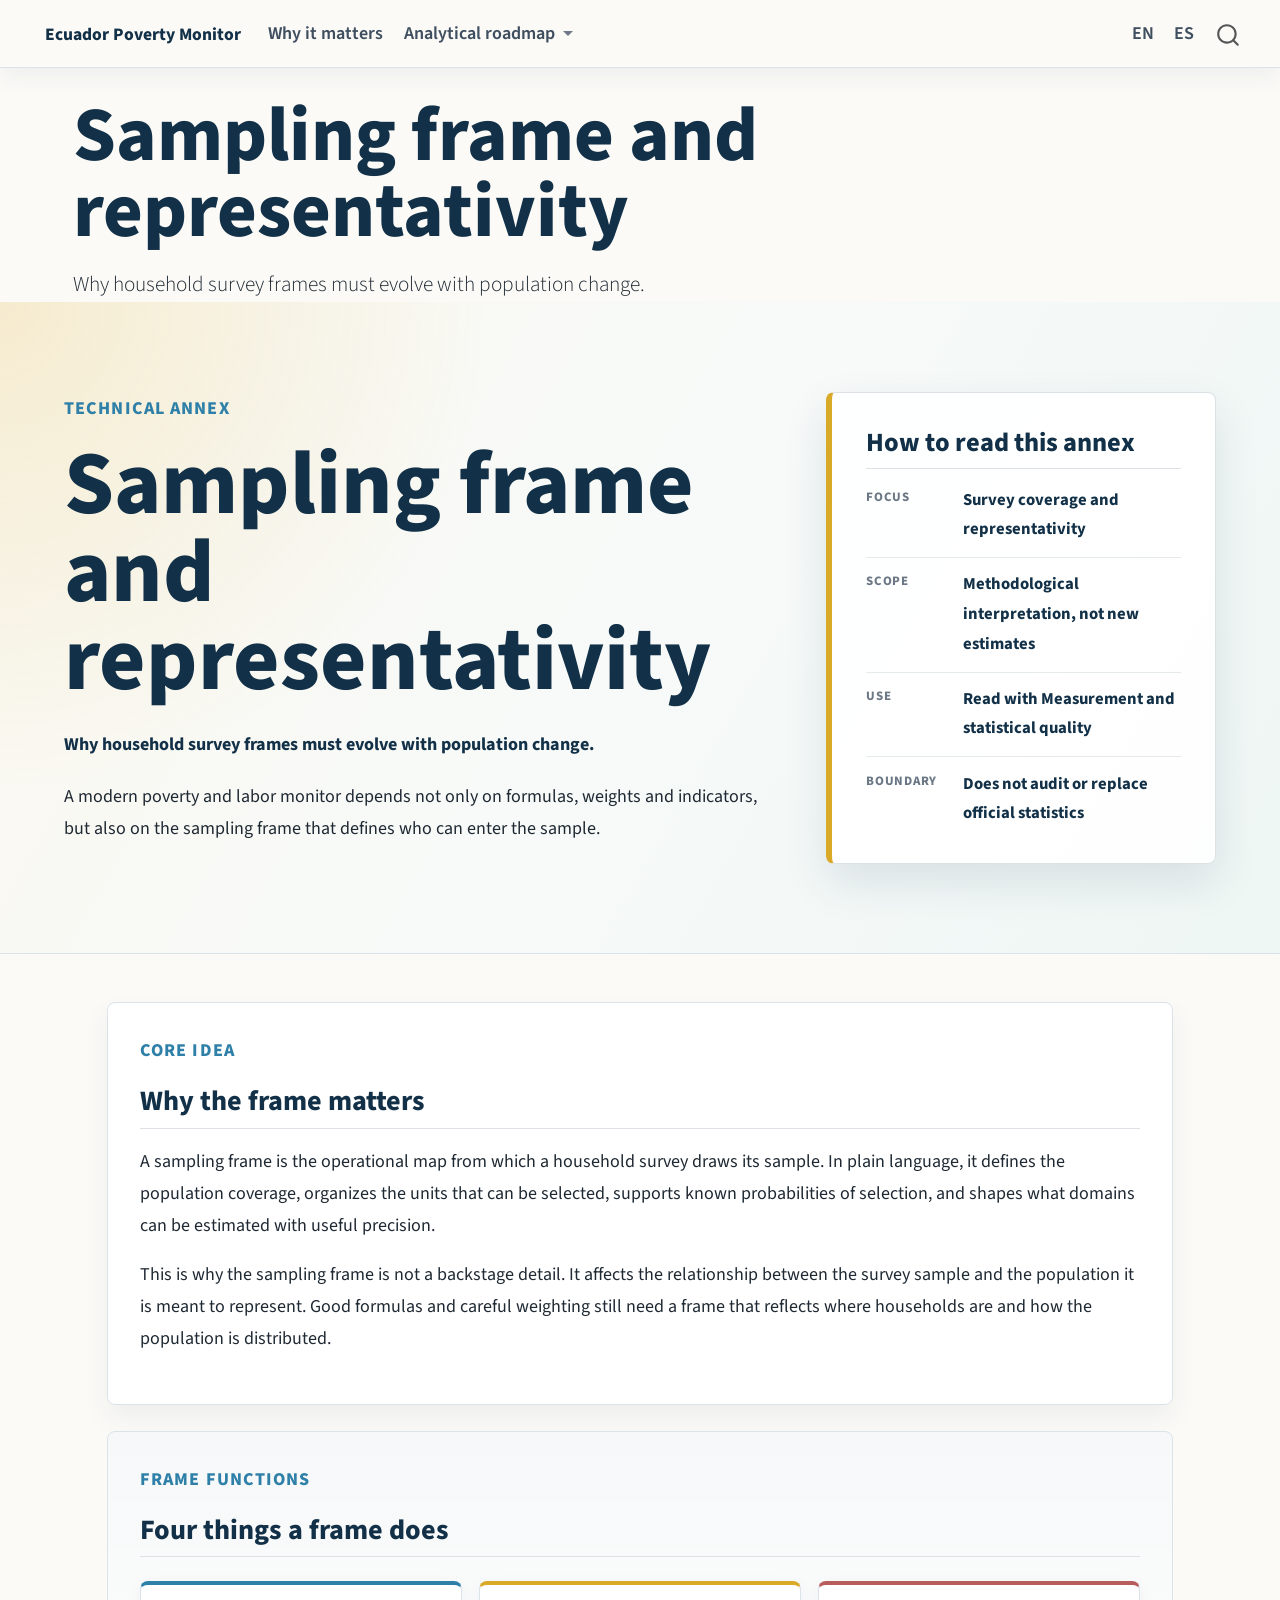
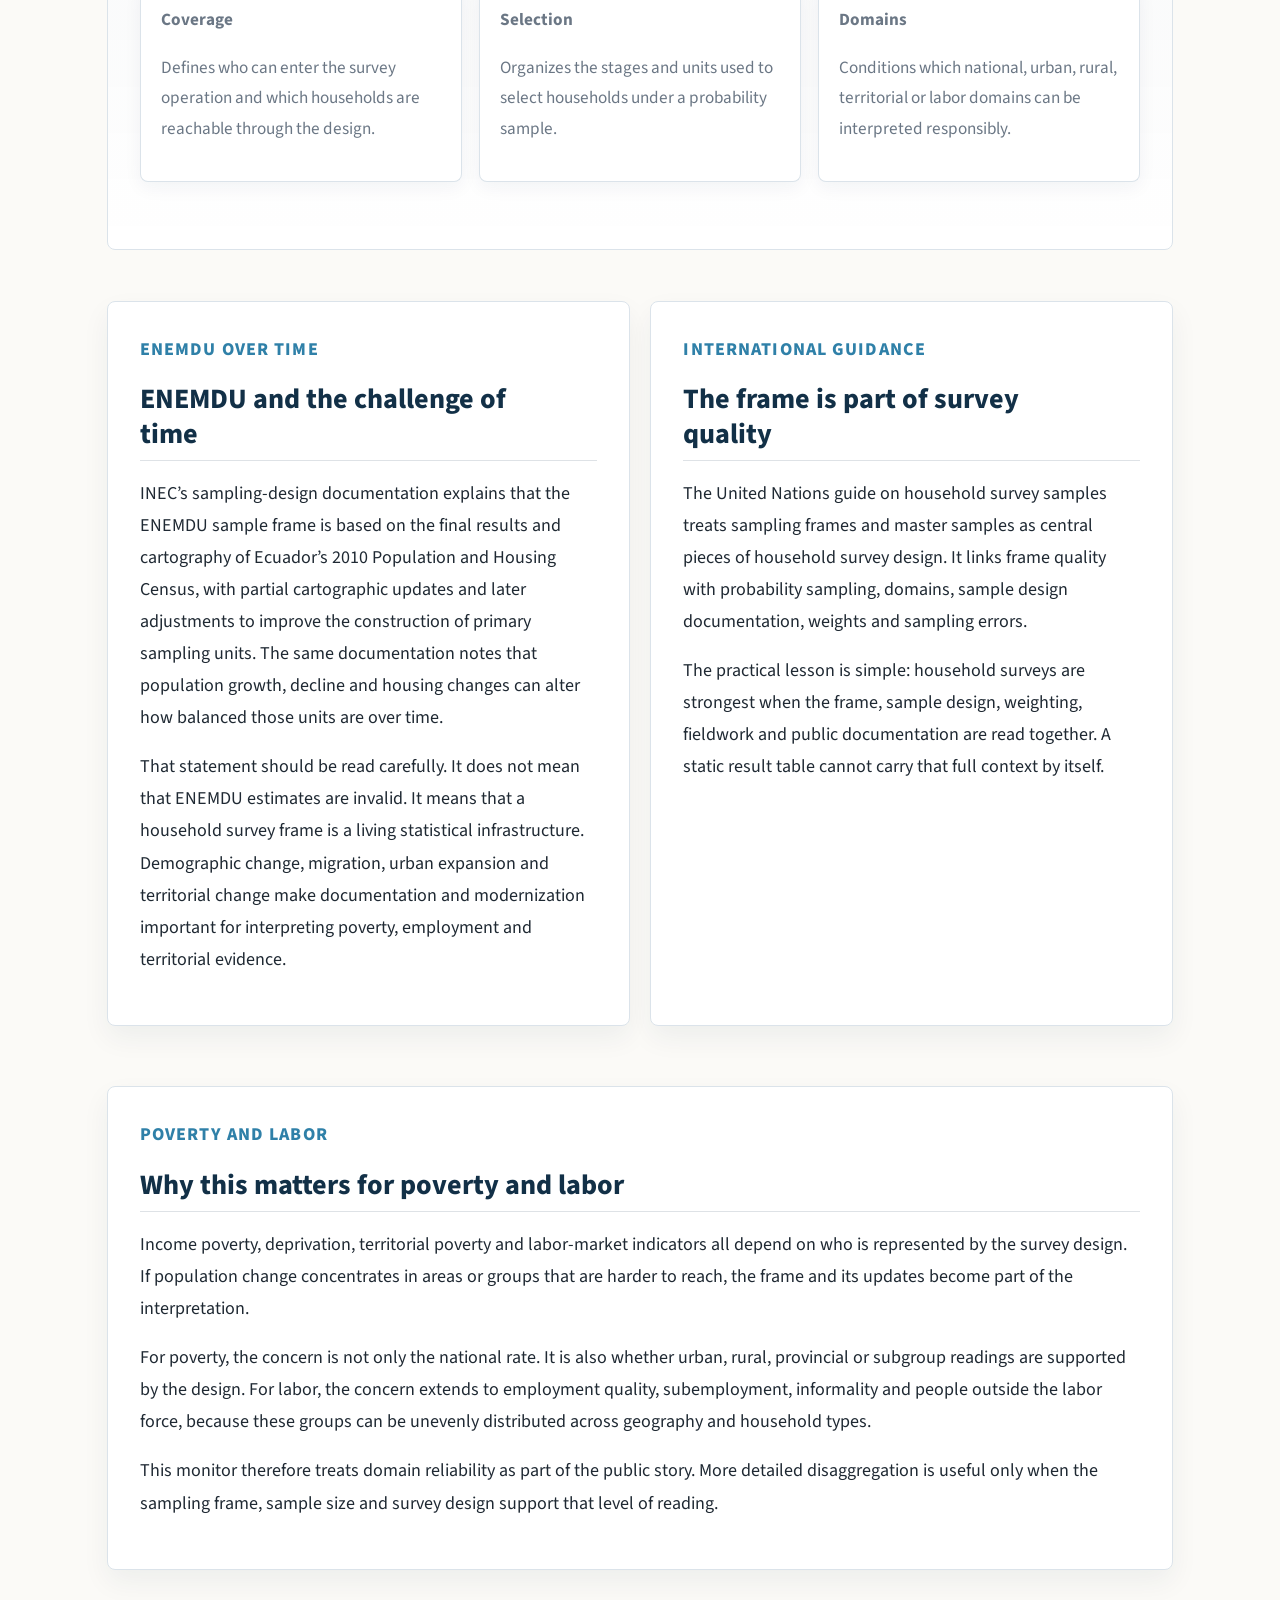
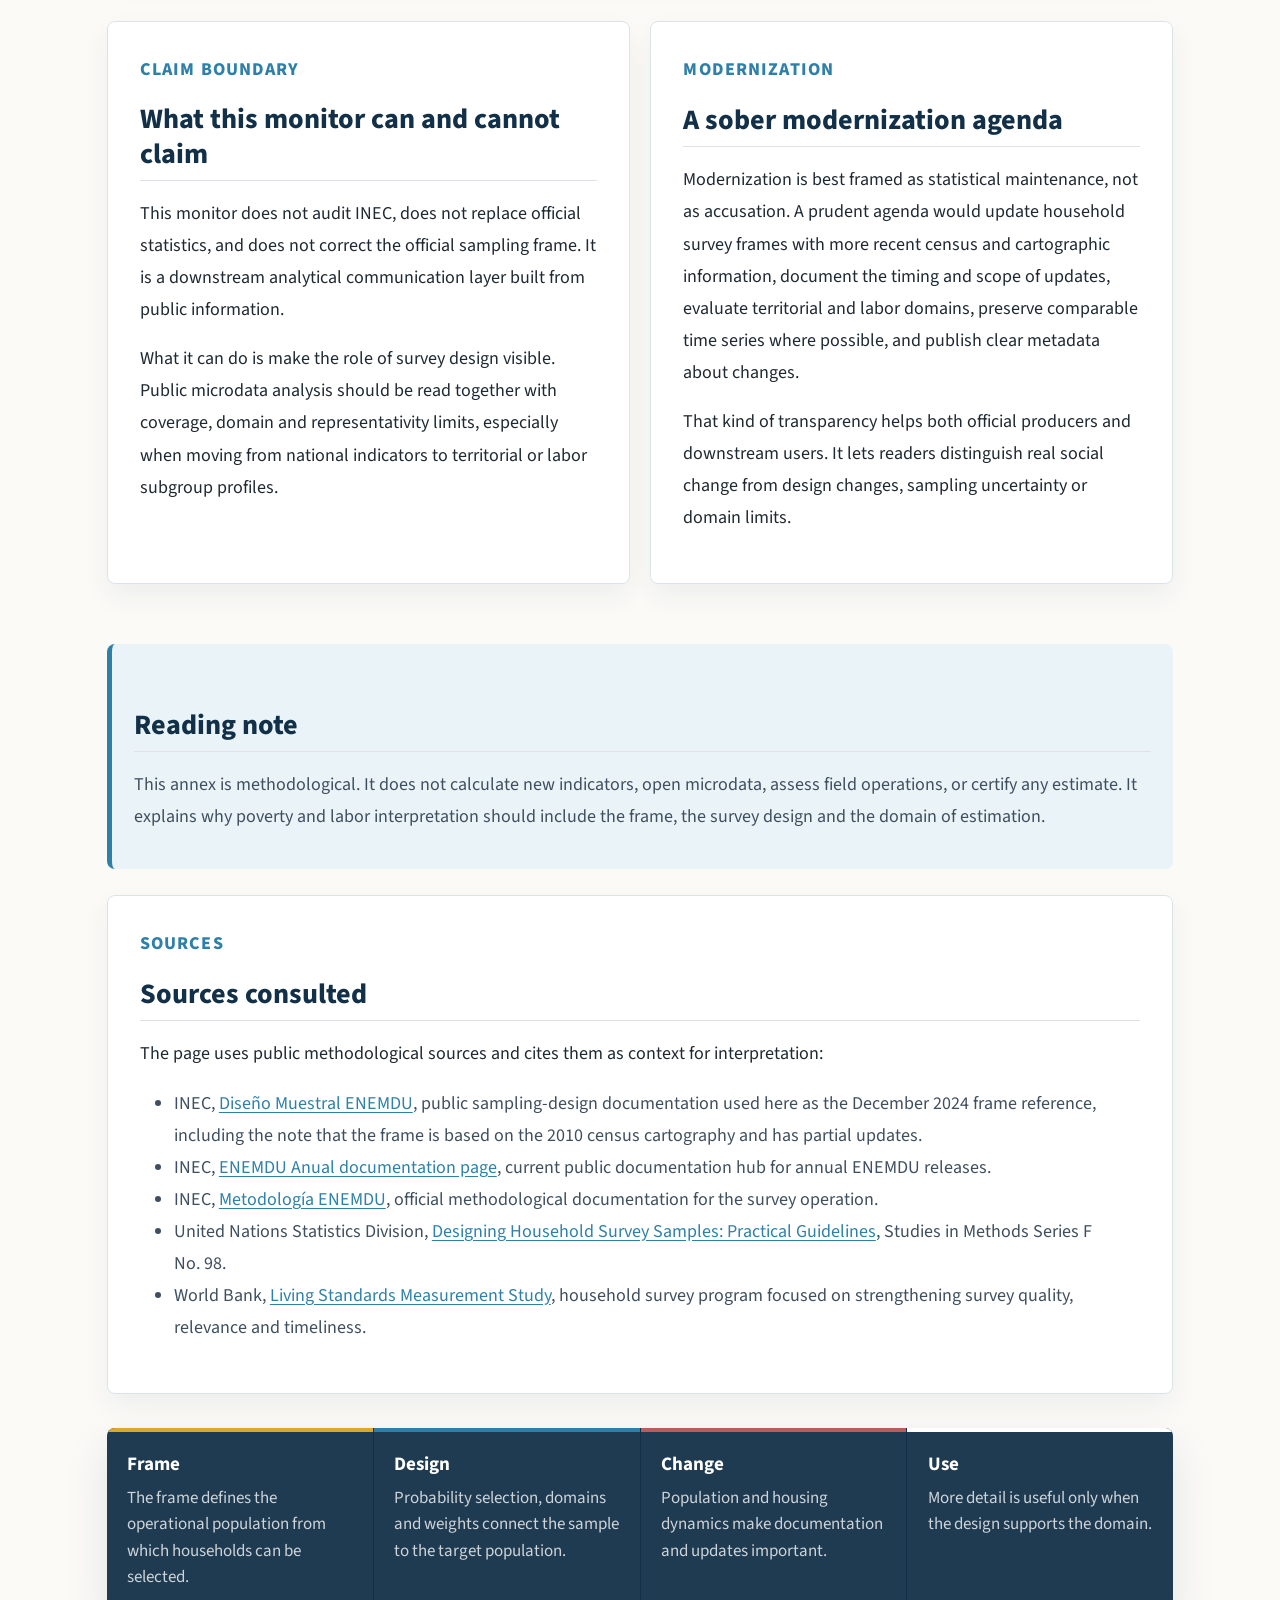
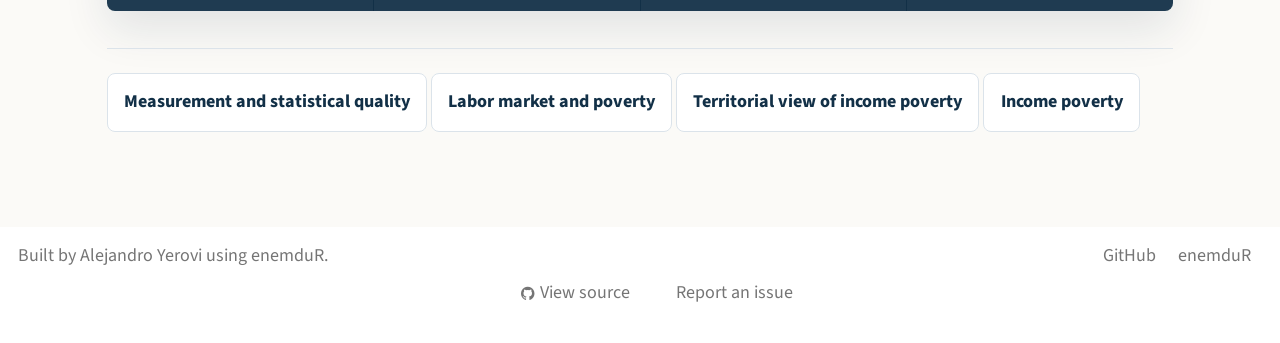
<file: docs/pages/a01_sampling-frame-representativity.html>
<!DOCTYPE html>
<html xmlns="http://www.w3.org/1999/xhtml" lang="en" xml:lang="en"><head>

<meta charset="utf-8">
<meta name="generator" content="quarto-1.8.27">

<meta name="viewport" content="width=device-width, initial-scale=1.0, user-scalable=yes">

<meta name="description" content="Technical annex on sampling frames, representativity, survey coverage and why survey design matters for poverty, labor and territorial interpretation.">

<title>Sampling frame and representativity – Ecuador Poverty Monitor</title>
<style>
code{white-space: pre-wrap;}
span.smallcaps{font-variant: small-caps;}
div.columns{display: flex; gap: min(4vw, 1.5em);}
div.column{flex: auto; overflow-x: auto;}
div.hanging-indent{margin-left: 1.5em; text-indent: -1.5em;}
ul.task-list{list-style: none;}
ul.task-list li input[type="checkbox"] {
  width: 0.8em;
  margin: 0 0.8em 0.2em -1em; /* quarto-specific, see https://github.com/quarto-dev/quarto-cli/issues/4556 */
  vertical-align: middle;
}
</style>


<script src="../site_libs/quarto-nav/quarto-nav.js"></script>
<script src="../site_libs/quarto-nav/headroom.min.js"></script>
<script src="../site_libs/clipboard/clipboard.min.js"></script>
<script src="../site_libs/quarto-search/autocomplete.umd.js"></script>
<script src="../site_libs/quarto-search/fuse.min.js"></script>
<script src="../site_libs/quarto-search/quarto-search.js"></script>
<meta name="quarto:offset" content="../">
<link href="../assets/img/brand/epm-favicon.png" rel="icon" type="image/png">
<script src="../site_libs/quarto-html/quarto.js" type="module"></script>
<script src="../site_libs/quarto-html/tabsets/tabsets.js" type="module"></script>
<script src="../site_libs/quarto-html/axe/axe-check.js" type="module"></script>
<script src="../site_libs/quarto-html/popper.min.js"></script>
<script src="../site_libs/quarto-html/tippy.umd.min.js"></script>
<script src="../site_libs/quarto-html/anchor.min.js"></script>
<link href="../site_libs/quarto-html/tippy.css" rel="stylesheet">
<link href="../site_libs/quarto-html/quarto-syntax-highlighting-ed96de9b727972fe78a7b5d16c58bf87.css" rel="stylesheet" id="quarto-text-highlighting-styles">
<script src="../site_libs/bootstrap/bootstrap.min.js"></script>
<link href="../site_libs/bootstrap/bootstrap-icons.css" rel="stylesheet">
<link href="../site_libs/bootstrap/bootstrap-0e2ed5a012ede8e13c082ff6ed26c046.min.css" rel="stylesheet" append-hash="true" id="quarto-bootstrap" data-mode="light">
<script id="quarto-search-options" type="application/json">{
  "location": "navbar",
  "copy-button": false,
  "collapse-after": 3,
  "panel-placement": "end",
  "type": "overlay",
  "limit": 50,
  "keyboard-shortcut": [
    "f",
    "/",
    "s"
  ],
  "show-item-context": false,
  "language": {
    "search-no-results-text": "No results",
    "search-matching-documents-text": "matching documents",
    "search-copy-link-title": "Copy link to search",
    "search-hide-matches-text": "Hide additional matches",
    "search-more-match-text": "more match in this document",
    "search-more-matches-text": "more matches in this document",
    "search-clear-button-title": "Clear",
    "search-text-placeholder": "",
    "search-detached-cancel-button-title": "Cancel",
    "search-submit-button-title": "Submit",
    "search-label": "Search"
  }
}</script>
<style>html{ scroll-behavior: smooth; }</style>


<link rel="stylesheet" href="../assets/css/site.css">
</head>

<body class="nav-fixed quarto-light">

<div id="quarto-search-results"></div>
  <header id="quarto-header" class="headroom fixed-top">
    <nav class="navbar navbar-expand-lg " data-bs-theme="dark">
      <div class="navbar-container container-fluid">
      <div class="navbar-brand-container mx-auto">
    <a href="../index.html" class="navbar-brand navbar-brand-logo">
    <img src="../assets/img/brand/epm-navbar-logo.svg" alt="Ecuador Poverty Monitor" class="navbar-logo light-content">
    <img src="../assets/img/brand/epm-navbar-logo.svg" alt="Ecuador Poverty Monitor" class="navbar-logo dark-content">
    </a>
    <a class="navbar-brand" href="../index.html">
    <span class="navbar-title">Ecuador Poverty Monitor</span>
    </a>
  </div>
            <div id="quarto-search" class="" title="Search"></div>
          <button class="navbar-toggler" type="button" data-bs-toggle="collapse" data-bs-target="#navbarCollapse" aria-controls="navbarCollapse" role="menu" aria-expanded="false" aria-label="Toggle navigation" onclick="if (window.quartoToggleHeadroom) { window.quartoToggleHeadroom(); }">
  <span class="navbar-toggler-icon"></span>
</button>
          <div class="collapse navbar-collapse" id="navbarCollapse">
            <ul class="navbar-nav navbar-nav-scroll me-auto">
  <li class="nav-item">
    <a class="nav-link" href="../pages/01_why-monitor.html">
<span class="menu-text">Why it matters</span></a>
  </li>
  <li class="nav-item dropdown ">
    <a class="nav-link dropdown-toggle" href="#" id="nav-menu-analytical-roadmap" role="link" data-bs-toggle="dropdown" aria-expanded="false">
 <span class="menu-text">Analytical roadmap</span>
    </a>
    <ul class="dropdown-menu" aria-labelledby="nav-menu-analytical-roadmap">
        <li>
    <a class="dropdown-item" href="../pages/02_income-poverty.html">
 <span class="dropdown-text">Income poverty</span></a>
  </li>
        <li>
    <a class="dropdown-item" href="../pages/03_deprivation-multidimensional-poverty.html">
 <span class="dropdown-text">Deprivation and multidimensional poverty</span></a>
  </li>
        <li>
    <a class="dropdown-item" href="../pages/05_territorial-province-income-poverty.html">
 <span class="dropdown-text">Territorial view of income poverty</span></a>
  </li>
        <li>
    <a class="dropdown-item" href="../pages/06_labor-market-poverty.html">
 <span class="dropdown-text">Labor market and poverty</span></a>
  </li>
        <li>
    <a class="dropdown-item" href="../pages/04_methodology-quality.html">
 <span class="dropdown-text">Measurement and statistical quality</span></a>
  </li>
    </ul>
  </li>
</ul>
            <ul class="navbar-nav navbar-nav-scroll ms-auto">
  <li class="nav-item">
    <a class="nav-link" href="../index.html">
<span class="menu-text">EN</span></a>
  </li>
  <li class="nav-item">
    <a class="nav-link" href="../es/index.html">
<span class="menu-text">ES</span></a>
  </li>
</ul>
          </div> <!-- /navcollapse -->
            <div class="quarto-navbar-tools">
</div>
      </div> <!-- /container-fluid -->
    </nav>
</header>
<!-- content -->
<div id="quarto-content" class="quarto-container page-columns page-rows-contents page-layout-full page-navbar">
<!-- sidebar -->
<!-- margin-sidebar -->

<!-- main -->
<main class="content column-page" id="quarto-document-content"><header id="title-block-header" class="quarto-title-block"><h1 class="title display-7">Sampling frame and representativity</h1></header>

<header id="title-block-header">

<p class="subtitle lead">Why household survey frames must evolve with population change.</p>

</header>


<style>
.frame-annex-hero {
  grid-template-columns: minmax(0, 1fr) minmax(320px, 390px);
  gap: clamp(2rem, 5vw, 4.5rem);
}

.frame-annex-card {
  align-self: center;
}

.annex-list {
  display: grid;
  gap: 0.72rem;
  margin: 0;
}

.annex-list div {
  border-top: 1px solid rgba(18, 48, 71, 0.1);
  display: grid;
  gap: 0.2rem;
  grid-template-columns: minmax(5.5rem, 0.42fr) minmax(0, 1fr);
  padding-top: 0.72rem;
}

.annex-list div:first-child {
  border-top: 0;
  padding-top: 0;
}

.annex-list dt {
  color: var(--epm-muted);
  font-size: 0.76rem;
  font-weight: 760;
  letter-spacing: 0.06em;
  text-transform: uppercase;
}

.annex-list dd {
  color: var(--epm-navy);
  font-size: 0.98rem;
  font-weight: 720;
  margin: 0;
}

.annex-source-list {
  display: grid;
  gap: 0.85rem;
  margin: 1rem 0 0;
}

.annex-source-list li {
  color: var(--epm-ink-soft);
}

@media (max-width: 1100px) {
  .frame-annex-hero {
    grid-template-columns: 1fr;
  }
}

@media (max-width: 720px) {
  .annex-list div {
    grid-template-columns: minmax(0, 1fr);
  }
}
</style>
<div class="internal-hero internal-hero-wide frame-annex-hero">
<div class="internal-hero-copy">
<div class="section-kicker">
<p>Technical annex</p>
</div>
<section id="sampling-frame-and-representativity" class="level1">
<h1>Sampling frame and representativity</h1>
<div class="story-lede">
<p>Why household survey frames must evolve with population change.</p>
</div>
<p>A modern poverty and labor monitor depends not only on formulas, weights and indicators, but also on the sampling frame that defines who can enter the sample.</p>
</section>
</div>
<section id="how-to-read-this-annex" class="level2 internal-hero-card frame-annex-card">
<h2 class="anchored" data-anchor-id="how-to-read-this-annex">How to read this annex</h2>
<dl class="annex-list">
<div>
<dt>
Focus
</dt>
<dd>
Survey coverage and representativity
</dd>
</div>
<div>
<dt>
Scope
</dt>
<dd>
Methodological interpretation, not new estimates
</dd>
</div>
<div>
<dt>
Use
</dt>
<dd>
Read with Measurement and statistical quality
</dd>
</div>
<div>
<dt>
Boundary
</dt>
<dd>
Does not audit or replace official statistics
</dd>
</div>
</dl>
</section>
</div>
<div class="content-block editorial-flow">
<div class="story-panel">
<div class="section-kicker">
<p>Core idea</p>
</div>
<section id="why-the-frame-matters" class="level2">
<h2 class="anchored" data-anchor-id="why-the-frame-matters">Why the frame matters</h2>
<p>A sampling frame is the operational map from which a household survey draws its sample. In plain language, it defines the population coverage, organizes the units that can be selected, supports known probabilities of selection, and shapes what domains can be estimated with useful precision.</p>
<p>This is why the sampling frame is not a backstage detail. It affects the relationship between the survey sample and the population it is meant to represent. Good formulas and careful weighting still need a frame that reflects where households are and how the population is distributed.</p>
</section>
</div>
<div class="infographic-frame">
<div class="section-kicker">
<p>Frame functions</p>
</div>
<section id="four-things-a-frame-does" class="level2">
<h2 class="anchored" data-anchor-id="four-things-a-frame-does">Four things a frame does</h2>
<div class="frame-grid">
<div class="frame-cell">
<p><strong>Coverage</strong></p>
<p>Defines who can enter the survey operation and which households are reachable through the design.</p>
</div>
<div class="frame-cell">
<p><strong>Selection</strong></p>
<p>Organizes the stages and units used to select households under a probability sample.</p>
</div>
<div class="frame-cell">
<p><strong>Domains</strong></p>
<p>Conditions which national, urban, rural, territorial or labor domains can be interpreted responsibly.</p>
</div>
</div>
</section>
</div>
<div class="story-grid">
<div class="story-panel">
<div class="section-kicker">
<p>ENEMDU over time</p>
</div>
<section id="enemdu-and-the-challenge-of-time" class="level2">
<h2 class="anchored" data-anchor-id="enemdu-and-the-challenge-of-time">ENEMDU and the challenge of time</h2>
<p>INEC’s sampling-design documentation explains that the ENEMDU sample frame is based on the final results and cartography of Ecuador’s 2010 Population and Housing Census, with partial cartographic updates and later adjustments to improve the construction of primary sampling units. The same documentation notes that population growth, decline and housing changes can alter how balanced those units are over time.</p>
<p>That statement should be read carefully. It does not mean that ENEMDU estimates are invalid. It means that a household survey frame is a living statistical infrastructure. Demographic change, migration, urban expansion and territorial change make documentation and modernization important for interpreting poverty, employment and territorial evidence.</p>
</section>
</div>
<div class="story-panel">
<div class="section-kicker">
<p>International guidance</p>
</div>
<section id="the-frame-is-part-of-survey-quality" class="level2">
<h2 class="anchored" data-anchor-id="the-frame-is-part-of-survey-quality">The frame is part of survey quality</h2>
<p>The United Nations guide on household survey samples treats sampling frames and master samples as central pieces of household survey design. It links frame quality with probability sampling, domains, sample design documentation, weights and sampling errors.</p>
<p>The practical lesson is simple: household surveys are strongest when the frame, sample design, weighting, fieldwork and public documentation are read together. A static result table cannot carry that full context by itself.</p>
</section>
</div>
</div>
<div class="story-panel">
<div class="section-kicker">
<p>Poverty and labor</p>
</div>
<section id="why-this-matters-for-poverty-and-labor" class="level2">
<h2 class="anchored" data-anchor-id="why-this-matters-for-poverty-and-labor">Why this matters for poverty and labor</h2>
<p>Income poverty, deprivation, territorial poverty and labor-market indicators all depend on who is represented by the survey design. If population change concentrates in areas or groups that are harder to reach, the frame and its updates become part of the interpretation.</p>
<p>For poverty, the concern is not only the national rate. It is also whether urban, rural, provincial or subgroup readings are supported by the design. For labor, the concern extends to employment quality, subemployment, informality and people outside the labor force, because these groups can be unevenly distributed across geography and household types.</p>
<p>This monitor therefore treats domain reliability as part of the public story. More detailed disaggregation is useful only when the sampling frame, sample size and survey design support that level of reading.</p>
</section>
</div>
<div class="story-grid">
<div class="story-panel">
<div class="section-kicker">
<p>Claim boundary</p>
</div>
<section id="what-this-monitor-can-and-cannot-claim" class="level2">
<h2 class="anchored" data-anchor-id="what-this-monitor-can-and-cannot-claim">What this monitor can and cannot claim</h2>
<p>This monitor does not audit INEC, does not replace official statistics, and does not correct the official sampling frame. It is a downstream analytical communication layer built from public information.</p>
<p>What it can do is make the role of survey design visible. Public microdata analysis should be read together with coverage, domain and representativity limits, especially when moving from national indicators to territorial or labor subgroup profiles.</p>
</section>
</div>
<div class="story-panel">
<div class="section-kicker">
<p>Modernization</p>
</div>
<section id="a-sober-modernization-agenda" class="level2">
<h2 class="anchored" data-anchor-id="a-sober-modernization-agenda">A sober modernization agenda</h2>
<p>Modernization is best framed as statistical maintenance, not as accusation. A prudent agenda would update household survey frames with more recent census and cartographic information, document the timing and scope of updates, evaluate territorial and labor domains, preserve comparable time series where possible, and publish clear metadata about changes.</p>
<p>That kind of transparency helps both official producers and downstream users. It lets readers distinguish real social change from design changes, sampling uncertainty or domain limits.</p>
</section>
</div>
</div>
<section id="reading-note" class="level2 method-note">
<h2 class="anchored" data-anchor-id="reading-note">Reading note</h2>
<p>This annex is methodological. It does not calculate new indicators, open microdata, assess field operations, or certify any estimate. It explains why poverty and labor interpretation should include the frame, the survey design and the domain of estimation.</p>
</section>
<div class="story-panel">
<div class="section-kicker">
<p>Sources</p>
</div>
<section id="sources-consulted" class="level2">
<h2 class="anchored" data-anchor-id="sources-consulted">Sources consulted</h2>
<p>The page uses public methodological sources and cites them as context for interpretation:</p>
<div class="annex-source-list">
<ul>
<li>INEC, <a href="https://www.ecuadorencifras.gob.ec/diseno-muestral-2/">Diseño Muestral ENEMDU</a>, public sampling-design documentation used here as the December 2024 frame reference, including the note that the frame is based on the 2010 census cartography and has partial updates.</li>
<li>INEC, <a href="https://www.ecuadorencifras.gob.ec/enemdu-anual/">ENEMDU Anual documentation page</a>, current public documentation hub for annual ENEMDU releases.</li>
<li>INEC, <a href="https://www.ecuadorencifras.gob.ec/documentos/web-inec/EMPLEO/2018/Septiembre-2018/ENEMDU_Metodologia%20Encuesta%20Nacional%20de%20Empleo%20Desempleo%20y%20Subempleo.pdf">Metodología ENEMDU</a>, official methodological documentation for the survey operation.</li>
<li>United Nations Statistics Division, <a href="https://unstats.un.org/unsd/demographic/sources/surveys/Handbook23June05.pdf">Designing Household Survey Samples: Practical Guidelines</a>, Studies in Methods Series F No.&nbsp;98.</li>
<li>World Bank, <a href="https://www.worldbank.org/en/programs/lsms">Living Standards Measurement Study</a>, household survey program focused on strengthening survey quality, relevance and timeliness.</li>
</ul>
</div>
</section>
</div>
<div class="proof-strip">
<div class="proof-item">
<p><strong>Frame</strong></p>
<p>The frame defines the operational population from which households can be selected.</p>
</div>
<div class="proof-item">
<p><strong>Design</strong></p>
<p>Probability selection, domains and weights connect the sample to the target population.</p>
</div>
<div class="proof-item">
<p><strong>Change</strong></p>
<p>Population and housing dynamics make documentation and updates important.</p>
</div>
<div class="proof-item">
<p><strong>Use</strong></p>
<p>More detail is useful only when the design supports the domain.</p>
</div>
</div>
<div class="page-nav">
<p><a href="../pages/04_methodology-quality.html">Measurement and statistical quality</a> <a href="../pages/06_labor-market-poverty.html">Labor market and poverty</a> <a href="../pages/05_territorial-province-income-poverty.html">Territorial view of income poverty</a> <a href="../pages/02_income-poverty.html">Income poverty</a></p>
</div>
</div>



</main> <!-- /main -->
<script id="quarto-html-after-body" type="application/javascript">
  window.document.addEventListener("DOMContentLoaded", function (event) {
    const icon = "";
    const anchorJS = new window.AnchorJS();
    anchorJS.options = {
      placement: 'right',
      icon: icon
    };
    anchorJS.add('.anchored');
    const isCodeAnnotation = (el) => {
      for (const clz of el.classList) {
        if (clz.startsWith('code-annotation-')) {
          return true;
        }
      }
      return false;
    }
    const onCopySuccess = function(e) {
      // button target
      const button = e.trigger;
      // don't keep focus
      button.blur();
      // flash "checked"
      button.classList.add('code-copy-button-checked');
      var currentTitle = button.getAttribute("title");
      button.setAttribute("title", "Copied!");
      let tooltip;
      if (window.bootstrap) {
        button.setAttribute("data-bs-toggle", "tooltip");
        button.setAttribute("data-bs-placement", "left");
        button.setAttribute("data-bs-title", "Copied!");
        tooltip = new bootstrap.Tooltip(button,
          { trigger: "manual",
            customClass: "code-copy-button-tooltip",
            offset: [0, -8]});
        tooltip.show();
      }
      setTimeout(function() {
        if (tooltip) {
          tooltip.hide();
          button.removeAttribute("data-bs-title");
          button.removeAttribute("data-bs-toggle");
          button.removeAttribute("data-bs-placement");
        }
        button.setAttribute("title", currentTitle);
        button.classList.remove('code-copy-button-checked');
      }, 1000);
      // clear code selection
      e.clearSelection();
    }
    const getTextToCopy = function(trigger) {
      const outerScaffold = trigger.parentElement.cloneNode(true);
      const codeEl = outerScaffold.querySelector('code');
      for (const childEl of codeEl.children) {
        if (isCodeAnnotation(childEl)) {
          childEl.remove();
        }
      }
      return codeEl.innerText;
    }
    const clipboard = new window.ClipboardJS('.code-copy-button:not([data-in-quarto-modal])', {
      text: getTextToCopy
    });
    clipboard.on('success', onCopySuccess);
    if (window.document.getElementById('quarto-embedded-source-code-modal')) {
      const clipboardModal = new window.ClipboardJS('.code-copy-button[data-in-quarto-modal]', {
        text: getTextToCopy,
        container: window.document.getElementById('quarto-embedded-source-code-modal')
      });
      clipboardModal.on('success', onCopySuccess);
    }
      var localhostRegex = new RegExp(/^(?:http|https):\/\/localhost\:?[0-9]*\//);
      var mailtoRegex = new RegExp(/^mailto:/);
        var filterRegex = new RegExp("https:\/\/yerovi84\.github\.io\/ecuador-poverty-monitor");
      var isInternal = (href) => {
          return filterRegex.test(href) || localhostRegex.test(href) || mailtoRegex.test(href);
      }
      // Inspect non-navigation links and adorn them if external
     var links = window.document.querySelectorAll('a[href]:not(.nav-link):not(.navbar-brand):not(.toc-action):not(.sidebar-link):not(.sidebar-item-toggle):not(.pagination-link):not(.no-external):not([aria-hidden]):not(.dropdown-item):not(.quarto-navigation-tool):not(.about-link)');
      for (var i=0; i<links.length; i++) {
        const link = links[i];
        if (!isInternal(link.href)) {
          // undo the damage that might have been done by quarto-nav.js in the case of
          // links that we want to consider external
          if (link.dataset.originalHref !== undefined) {
            link.href = link.dataset.originalHref;
          }
            // target, if specified
            link.setAttribute("target", "_blank");
            if (link.getAttribute("rel") === null) {
              link.setAttribute("rel", "noopener");
            }
        }
      }
    function tippyHover(el, contentFn, onTriggerFn, onUntriggerFn) {
      const config = {
        allowHTML: true,
        maxWidth: 500,
        delay: 100,
        arrow: false,
        appendTo: function(el) {
            return el.parentElement;
        },
        interactive: true,
        interactiveBorder: 10,
        theme: 'quarto',
        placement: 'bottom-start',
      };
      if (contentFn) {
        config.content = contentFn;
      }
      if (onTriggerFn) {
        config.onTrigger = onTriggerFn;
      }
      if (onUntriggerFn) {
        config.onUntrigger = onUntriggerFn;
      }
      window.tippy(el, config);
    }
    const noterefs = window.document.querySelectorAll('a[role="doc-noteref"]');
    for (var i=0; i<noterefs.length; i++) {
      const ref = noterefs[i];
      tippyHover(ref, function() {
        // use id or data attribute instead here
        let href = ref.getAttribute('data-footnote-href') || ref.getAttribute('href');
        try { href = new URL(href).hash; } catch {}
        const id = href.replace(/^#\/?/, "");
        const note = window.document.getElementById(id);
        if (note) {
          return note.innerHTML;
        } else {
          return "";
        }
      });
    }
    const xrefs = window.document.querySelectorAll('a.quarto-xref');
    const processXRef = (id, note) => {
      // Strip column container classes
      const stripColumnClz = (el) => {
        el.classList.remove("page-full", "page-columns");
        if (el.children) {
          for (const child of el.children) {
            stripColumnClz(child);
          }
        }
      }
      stripColumnClz(note)
      if (id === null || id.startsWith('sec-')) {
        // Special case sections, only their first couple elements
        const container = document.createElement("div");
        if (note.children && note.children.length > 2) {
          container.appendChild(note.children[0].cloneNode(true));
          for (let i = 1; i < note.children.length; i++) {
            const child = note.children[i];
            if (child.tagName === "P" && child.innerText === "") {
              continue;
            } else {
              container.appendChild(child.cloneNode(true));
              break;
            }
          }
          if (window.Quarto?.typesetMath) {
            window.Quarto.typesetMath(container);
          }
          return container.innerHTML
        } else {
          if (window.Quarto?.typesetMath) {
            window.Quarto.typesetMath(note);
          }
          return note.innerHTML;
        }
      } else {
        // Remove any anchor links if they are present
        const anchorLink = note.querySelector('a.anchorjs-link');
        if (anchorLink) {
          anchorLink.remove();
        }
        if (window.Quarto?.typesetMath) {
          window.Quarto.typesetMath(note);
        }
        if (note.classList.contains("callout")) {
          return note.outerHTML;
        } else {
          return note.innerHTML;
        }
      }
    }
    for (var i=0; i<xrefs.length; i++) {
      const xref = xrefs[i];
      tippyHover(xref, undefined, function(instance) {
        instance.disable();
        let url = xref.getAttribute('href');
        let hash = undefined;
        if (url.startsWith('#')) {
          hash = url;
        } else {
          try { hash = new URL(url).hash; } catch {}
        }
        if (hash) {
          const id = hash.replace(/^#\/?/, "");
          const note = window.document.getElementById(id);
          if (note !== null) {
            try {
              const html = processXRef(id, note.cloneNode(true));
              instance.setContent(html);
            } finally {
              instance.enable();
              instance.show();
            }
          } else {
            // See if we can fetch this
            fetch(url.split('#')[0])
            .then(res => res.text())
            .then(html => {
              const parser = new DOMParser();
              const htmlDoc = parser.parseFromString(html, "text/html");
              const note = htmlDoc.getElementById(id);
              if (note !== null) {
                const html = processXRef(id, note);
                instance.setContent(html);
              }
            }).finally(() => {
              instance.enable();
              instance.show();
            });
          }
        } else {
          // See if we can fetch a full url (with no hash to target)
          // This is a special case and we should probably do some content thinning / targeting
          fetch(url)
          .then(res => res.text())
          .then(html => {
            const parser = new DOMParser();
            const htmlDoc = parser.parseFromString(html, "text/html");
            const note = htmlDoc.querySelector('main.content');
            if (note !== null) {
              // This should only happen for chapter cross references
              // (since there is no id in the URL)
              // remove the first header
              if (note.children.length > 0 && note.children[0].tagName === "HEADER") {
                note.children[0].remove();
              }
              const html = processXRef(null, note);
              instance.setContent(html);
            }
          }).finally(() => {
            instance.enable();
            instance.show();
          });
        }
      }, function(instance) {
      });
    }
        let selectedAnnoteEl;
        const selectorForAnnotation = ( cell, annotation) => {
          let cellAttr = 'data-code-cell="' + cell + '"';
          let lineAttr = 'data-code-annotation="' +  annotation + '"';
          const selector = 'span[' + cellAttr + '][' + lineAttr + ']';
          return selector;
        }
        const selectCodeLines = (annoteEl) => {
          const doc = window.document;
          const targetCell = annoteEl.getAttribute("data-target-cell");
          const targetAnnotation = annoteEl.getAttribute("data-target-annotation");
          const annoteSpan = window.document.querySelector(selectorForAnnotation(targetCell, targetAnnotation));
          const lines = annoteSpan.getAttribute("data-code-lines").split(",");
          const lineIds = lines.map((line) => {
            return targetCell + "-" + line;
          })
          let top = null;
          let height = null;
          let parent = null;
          if (lineIds.length > 0) {
              //compute the position of the single el (top and bottom and make a div)
              const el = window.document.getElementById(lineIds[0]);
              top = el.offsetTop;
              height = el.offsetHeight;
              parent = el.parentElement.parentElement;
            if (lineIds.length > 1) {
              const lastEl = window.document.getElementById(lineIds[lineIds.length - 1]);
              const bottom = lastEl.offsetTop + lastEl.offsetHeight;
              height = bottom - top;
            }
            if (top !== null && height !== null && parent !== null) {
              // cook up a div (if necessary) and position it
              let div = window.document.getElementById("code-annotation-line-highlight");
              if (div === null) {
                div = window.document.createElement("div");
                div.setAttribute("id", "code-annotation-line-highlight");
                div.style.position = 'absolute';
                parent.appendChild(div);
              }
              div.style.top = top - 2 + "px";
              div.style.height = height + 4 + "px";
              div.style.left = 0;
              let gutterDiv = window.document.getElementById("code-annotation-line-highlight-gutter");
              if (gutterDiv === null) {
                gutterDiv = window.document.createElement("div");
                gutterDiv.setAttribute("id", "code-annotation-line-highlight-gutter");
                gutterDiv.style.position = 'absolute';
                const codeCell = window.document.getElementById(targetCell);
                const gutter = codeCell.querySelector('.code-annotation-gutter');
                gutter.appendChild(gutterDiv);
              }
              gutterDiv.style.top = top - 2 + "px";
              gutterDiv.style.height = height + 4 + "px";
            }
            selectedAnnoteEl = annoteEl;
          }
        };
        const unselectCodeLines = () => {
          const elementsIds = ["code-annotation-line-highlight", "code-annotation-line-highlight-gutter"];
          elementsIds.forEach((elId) => {
            const div = window.document.getElementById(elId);
            if (div) {
              div.remove();
            }
          });
          selectedAnnoteEl = undefined;
        };
          // Handle positioning of the toggle
      window.addEventListener(
        "resize",
        throttle(() => {
          elRect = undefined;
          if (selectedAnnoteEl) {
            selectCodeLines(selectedAnnoteEl);
          }
        }, 10)
      );
      function throttle(fn, ms) {
      let throttle = false;
      let timer;
        return (...args) => {
          if(!throttle) { // first call gets through
              fn.apply(this, args);
              throttle = true;
          } else { // all the others get throttled
              if(timer) clearTimeout(timer); // cancel #2
              timer = setTimeout(() => {
                fn.apply(this, args);
                timer = throttle = false;
              }, ms);
          }
        };
      }
        // Attach click handler to the DT
        const annoteDls = window.document.querySelectorAll('dt[data-target-cell]');
        for (const annoteDlNode of annoteDls) {
          annoteDlNode.addEventListener('click', (event) => {
            const clickedEl = event.target;
            if (clickedEl !== selectedAnnoteEl) {
              unselectCodeLines();
              const activeEl = window.document.querySelector('dt[data-target-cell].code-annotation-active');
              if (activeEl) {
                activeEl.classList.remove('code-annotation-active');
              }
              selectCodeLines(clickedEl);
              clickedEl.classList.add('code-annotation-active');
            } else {
              // Unselect the line
              unselectCodeLines();
              clickedEl.classList.remove('code-annotation-active');
            }
          });
        }
    const findCites = (el) => {
      const parentEl = el.parentElement;
      if (parentEl) {
        const cites = parentEl.dataset.cites;
        if (cites) {
          return {
            el,
            cites: cites.split(' ')
          };
        } else {
          return findCites(el.parentElement)
        }
      } else {
        return undefined;
      }
    };
    var bibliorefs = window.document.querySelectorAll('a[role="doc-biblioref"]');
    for (var i=0; i<bibliorefs.length; i++) {
      const ref = bibliorefs[i];
      const citeInfo = findCites(ref);
      if (citeInfo) {
        tippyHover(citeInfo.el, function() {
          var popup = window.document.createElement('div');
          citeInfo.cites.forEach(function(cite) {
            var citeDiv = window.document.createElement('div');
            citeDiv.classList.add('hanging-indent');
            citeDiv.classList.add('csl-entry');
            var biblioDiv = window.document.getElementById('ref-' + cite);
            if (biblioDiv) {
              citeDiv.innerHTML = biblioDiv.innerHTML;
            }
            popup.appendChild(citeDiv);
          });
          return popup.innerHTML;
        });
      }
    }
  });
  </script>
</div> <!-- /content -->
<footer class="footer">
  <div class="nav-footer">
    <div class="nav-footer-left">
<p>Built by Alejandro Yerovi using enemduR.</p>
</div>
    <div class="nav-footer-center">
      &nbsp;
    <div class="toc-actions"><ul><li><a href="https://github.com/yerovi84/ecuador-poverty-monitor/blob/main/pages/a01_sampling-frame-representativity.qmd" class="toc-action"><i class="bi bi-github"></i>View source</a></li><li><a href="https://github.com/yerovi84/ecuador-poverty-monitor/issues/new" class="toc-action"><i class="bi empty"></i>Report an issue</a></li></ul></div></div>
    <div class="nav-footer-right">
      <ul class="footer-items list-unstyled">
    <li class="nav-item">
    <a class="nav-link" href="https://github.com/yerovi84/ecuador-poverty-monitor">
<p>GitHub</p>
</a>
  </li>
    <li class="nav-item">
    <a class="nav-link" href="https://github.com/yerovi84/enemduR">
<p>enemduR</p>
</a>
  </li>
</ul>
    </div>
  </div>
</footer>




<script src="../site_libs/quarto-html/zenscroll-min.js"></script>
</body></html>
</file>
<file: docs/site_libs/quarto-html/tippy.css>
.tippy-box[data-animation=fade][data-state=hidden]{opacity:0}[data-tippy-root]{max-width:calc(100vw - 10px)}.tippy-box{position:relative;background-color:#333;color:#fff;border-radius:4px;font-size:14px;line-height:1.4;white-space:normal;outline:0;transition-property:transform,visibility,opacity}.tippy-box[data-placement^=top]>.tippy-arrow{bottom:0}.tippy-box[data-placement^=top]>.tippy-arrow:before{bottom:-7px;left:0;border-width:8px 8px 0;border-top-color:initial;transform-origin:center top}.tippy-box[data-placement^=bottom]>.tippy-arrow{top:0}.tippy-box[data-placement^=bottom]>.tippy-arrow:before{top:-7px;left:0;border-width:0 8px 8px;border-bottom-color:initial;transform-origin:center bottom}.tippy-box[data-placement^=left]>.tippy-arrow{right:0}.tippy-box[data-placement^=left]>.tippy-arrow:before{border-width:8px 0 8px 8px;border-left-color:initial;right:-7px;transform-origin:center left}.tippy-box[data-placement^=right]>.tippy-arrow{left:0}.tippy-box[data-placement^=right]>.tippy-arrow:before{left:-7px;border-width:8px 8px 8px 0;border-right-color:initial;transform-origin:center right}.tippy-box[data-inertia][data-state=visible]{transition-timing-function:cubic-bezier(.54,1.5,.38,1.11)}.tippy-arrow{width:16px;height:16px;color:#333}.tippy-arrow:before{content:"";position:absolute;border-color:transparent;border-style:solid}.tippy-content{position:relative;padding:5px 9px;z-index:1}
</file>
<file: docs/site_libs/quarto-html/quarto-syntax-highlighting-ed96de9b727972fe78a7b5d16c58bf87.css>
/* quarto syntax highlight colors */
:root {
  --quarto-hl-ot-color: #003B4F;
  --quarto-hl-at-color: #657422;
  --quarto-hl-ss-color: #20794D;
  --quarto-hl-an-color: #5E5E5E;
  --quarto-hl-fu-color: #4758AB;
  --quarto-hl-st-color: #20794D;
  --quarto-hl-cf-color: #003B4F;
  --quarto-hl-op-color: #5E5E5E;
  --quarto-hl-er-color: #AD0000;
  --quarto-hl-bn-color: #AD0000;
  --quarto-hl-al-color: #AD0000;
  --quarto-hl-va-color: #111111;
  --quarto-hl-bu-color: inherit;
  --quarto-hl-ex-color: inherit;
  --quarto-hl-pp-color: #AD0000;
  --quarto-hl-in-color: #5E5E5E;
  --quarto-hl-vs-color: #20794D;
  --quarto-hl-wa-color: #5E5E5E;
  --quarto-hl-do-color: #5E5E5E;
  --quarto-hl-im-color: #00769E;
  --quarto-hl-ch-color: #20794D;
  --quarto-hl-dt-color: #AD0000;
  --quarto-hl-fl-color: #AD0000;
  --quarto-hl-co-color: #5E5E5E;
  --quarto-hl-cv-color: #5E5E5E;
  --quarto-hl-cn-color: #8f5902;
  --quarto-hl-sc-color: #5E5E5E;
  --quarto-hl-dv-color: #AD0000;
  --quarto-hl-kw-color: #003B4F;
}

/* other quarto variables */
:root {
  --quarto-font-monospace: SFMono-Regular, Menlo, Monaco, Consolas, "Liberation Mono", "Courier New", monospace;
}

/* syntax highlight based on Pandoc's rules */
pre > code.sourceCode > span {
  color: #003B4F;
}

code.sourceCode > span {
  color: #003B4F;
}

div.sourceCode,
div.sourceCode pre.sourceCode {
  color: #003B4F;
}

/* Normal */
code span {
  color: #003B4F;
}

/* Alert */
code span.al {
  color: #AD0000;
  font-style: inherit;
}

/* Annotation */
code span.an {
  color: #5E5E5E;
  font-style: inherit;
}

/* Attribute */
code span.at {
  color: #657422;
  font-style: inherit;
}

/* BaseN */
code span.bn {
  color: #AD0000;
  font-style: inherit;
}

/* BuiltIn */
code span.bu {
  font-style: inherit;
}

/* ControlFlow */
code span.cf {
  color: #003B4F;
  font-weight: bold;
  font-style: inherit;
}

/* Char */
code span.ch {
  color: #20794D;
  font-style: inherit;
}

/* Constant */
code span.cn {
  color: #8f5902;
  font-style: inherit;
}

/* Comment */
code span.co {
  color: #5E5E5E;
  font-style: inherit;
}

/* CommentVar */
code span.cv {
  color: #5E5E5E;
  font-style: italic;
}

/* Documentation */
code span.do {
  color: #5E5E5E;
  font-style: italic;
}

/* DataType */
code span.dt {
  color: #AD0000;
  font-style: inherit;
}

/* DecVal */
code span.dv {
  color: #AD0000;
  font-style: inherit;
}

/* Error */
code span.er {
  color: #AD0000;
  font-style: inherit;
}

/* Extension */
code span.ex {
  font-style: inherit;
}

/* Float */
code span.fl {
  color: #AD0000;
  font-style: inherit;
}

/* Function */
code span.fu {
  color: #4758AB;
  font-style: inherit;
}

/* Import */
code span.im {
  color: #00769E;
  font-style: inherit;
}

/* Information */
code span.in {
  color: #5E5E5E;
  font-style: inherit;
}

/* Keyword */
code span.kw {
  color: #003B4F;
  font-weight: bold;
  font-style: inherit;
}

/* Operator */
code span.op {
  color: #5E5E5E;
  font-style: inherit;
}

/* Other */
code span.ot {
  color: #003B4F;
  font-style: inherit;
}

/* Preprocessor */
code span.pp {
  color: #AD0000;
  font-style: inherit;
}

/* SpecialChar */
code span.sc {
  color: #5E5E5E;
  font-style: inherit;
}

/* SpecialString */
code span.ss {
  color: #20794D;
  font-style: inherit;
}

/* String */
code span.st {
  color: #20794D;
  font-style: inherit;
}

/* Variable */
code span.va {
  color: #111111;
  font-style: inherit;
}

/* VerbatimString */
code span.vs {
  color: #20794D;
  font-style: inherit;
}

/* Warning */
code span.wa {
  color: #5E5E5E;
  font-style: italic;
}

.prevent-inlining {
  content: "</";
}

/*# sourceMappingURL=0920dd6d7437995b8cdf7429764427b1.css.map */
</file>
<file: docs/assets/css/site.css>
:root {
  --epm-ink: #1f2933;
  --epm-ink-soft: #3f4f5f;
  --epm-navy: #123047;
  --epm-blue: #2f80a8;
  --epm-blue-soft: #eaf3f7;
  --epm-gold: #d9a928;
  --epm-gold-soft: #fbf4df;
  --epm-red: #b85c5c;
  --epm-paper: #fbfaf7;
  --epm-surface: #ffffff;
  --epm-muted: #6b7785;
  --epm-border: #dbe3ea;
  --epm-border-strong: #b8c6d1;
  --epm-shadow: 0 18px 45px rgba(18, 48, 71, 0.11);
}

body {
  background: var(--epm-paper);
  color: var(--epm-ink);
  font-size: 1.08rem;
  line-height: 1.78;
}

p,
li {
  font-size: 1.06rem;
  line-height: 1.78;
}

.navbar {
  background: rgba(251, 250, 247, 0.96);
  border-bottom: 1px solid var(--epm-border);
  box-shadow: 0 8px 24px rgba(18, 48, 71, 0.06);
  backdrop-filter: blur(10px);
}

.navbar-logo {
  max-height: 36px;
  margin-right: 0.35rem;
}

.navbar-title {
  color: var(--epm-navy);
  font-size: 1.03rem;
  font-weight: 760;
}

.navbar-nav .nav-link {
  color: var(--epm-ink-soft);
  font-weight: 620;
}

.navbar-nav .nav-link:hover,
.navbar-nav .nav-link:focus {
  color: var(--epm-blue);
}

h1,
h2,
h3,
h4 {
  color: var(--epm-navy);
  font-weight: 760;
  letter-spacing: 0;
}

h1 {
  font-size: clamp(2.35rem, 6vw, 5.25rem);
  line-height: 0.98;
}

h2 {
  margin-top: 2.6rem;
}

a {
  color: var(--epm-blue);
}

.epm-home .quarto-title-block,
.epm-internal .quarto-title-block {
  display: none;
}

.content-block {
  max-width: 1120px;
  margin: 0 auto;
  padding: 0 clamp(1rem, 3vw, 2rem);
}

.section-kicker {
  color: var(--epm-blue);
  font-size: 0.82rem;
  font-weight: 780;
  letter-spacing: 0.08em;
  margin-bottom: 0.45rem;
  text-transform: uppercase;
}

.hero-monitor {
  background:
    linear-gradient(120deg, rgba(18, 48, 71, 0.97) 0%, rgba(22, 65, 91, 0.94) 57%, rgba(251, 250, 247, 0.98) 57.2%, rgba(251, 250, 247, 1) 100%),
    var(--epm-paper);
  border-bottom: 1px solid var(--epm-border);
  color: #ffffff;
  margin: -1.1rem calc(50% - 50vw) 2.8rem;
  min-height: clamp(560px, 78vh, 760px);
  padding: clamp(3rem, 7vw, 6.5rem) max(clamp(1rem, 5vw, 5rem), calc((100vw - 1180px) / 2)) 3rem;
  position: relative;
}

.hero-monitor::after {
  background: linear-gradient(90deg, var(--epm-gold) 0 33%, var(--epm-blue) 33% 66%, var(--epm-red) 66% 100%);
  bottom: 0;
  content: "";
  height: 6px;
  left: 0;
  position: absolute;
  right: 0;
}

.hero-layout {
  display: grid;
  gap: clamp(2rem, 5vw, 4rem);
  grid-template-columns: minmax(0, 1.08fr) minmax(320px, 0.92fr);
}

.hero-copy {
  align-self: center;
  max-width: 820px;
}

.hero-monitor h1 {
  color: #ffffff;
  margin: 1.2rem 0 1.3rem;
  max-width: 780px;
}

.hero-monitor p {
  color: rgba(255, 255, 255, 0.82);
  font-size: clamp(1.2rem, 2vw, 1.48rem);
  line-height: 1.64;
  max-width: 760px;
}

.hero-monitor .section-kicker {
  color: var(--epm-gold);
}

.hero-deck {
  align-self: end;
  background: var(--epm-surface);
  border: 1px solid rgba(18, 48, 71, 0.12);
  border-radius: 8px;
  box-shadow: var(--epm-shadow);
  color: var(--epm-ink);
  padding: clamp(1.1rem, 3vw, 1.6rem);
}

.hero-deck h2 {
  color: var(--epm-navy);
  font-size: 1.55rem;
  margin: 0 0 0.35rem;
}

.hero-deck p {
  color: var(--epm-muted);
  font-size: 1.05rem;
}

.hero-actions {
  align-items: center;
  display: flex;
  flex-wrap: wrap;
  gap: 0.85rem;
  margin-top: 1.7rem;
  max-width: 100%;
}

.btn-monitor {
  border: 1px solid transparent;
  border-radius: 8px;
  display: inline-block;
  font-weight: 740;
  padding: 0.78rem 1.05rem;
  text-decoration: none;
  transition: background 0.2s ease, border-color 0.2s ease, color 0.2s ease, transform 0.2s ease;
}

.btn-monitor:hover {
  transform: translateY(-1px);
}

.btn-primary-monitor {
  background: var(--epm-gold);
  color: var(--epm-navy);
}

.btn-primary-monitor:hover {
  background: #e5bb45;
  color: var(--epm-navy);
}

.btn-secondary-monitor {
  background: rgba(255, 255, 255, 0.08);
  border-color: rgba(255, 255, 255, 0.35);
  color: #ffffff;
  min-width: 11rem;
}

.btn-secondary-monitor:hover {
  background: rgba(255, 255, 255, 0.16);
  color: #ffffff;
}

.kpi-strip {
  display: grid;
  gap: 1px;
  grid-template-columns: repeat(3, minmax(0, 1fr));
  margin: 1.1rem 0 0;
  overflow: hidden;
}

.kpi-strip > * {
  background: #f4f7f9;
  min-height: 118px;
  padding: 1rem;
}

.kpi-strip strong {
  color: var(--epm-navy);
  display: block;
  font-size: 1.12rem;
  margin-bottom: 0.35rem;
}

.kpi-strip p {
  color: var(--epm-muted);
  display: block;
  font-size: 0.98rem;
  line-height: 1.55;
  margin: 0;
}

.period-badge {
  align-items: center;
  background: var(--epm-gold-soft);
  border: 1px solid rgba(217, 169, 40, 0.45);
  border-radius: 0.45rem;
  box-sizing: border-box;
  color: #6b4e00;
  display: inline-flex;
  font-size: 0.78rem;
  font-weight: 800;
  justify-content: center;
  line-height: 1.15;
  margin-bottom: 0.65rem;
  max-width: 100%;
  min-height: 2.8rem;
  padding: 0.85rem 1.25rem;
  text-decoration: none;
  text-transform: uppercase;
  white-space: normal;
}

.story-panel,
.method-note,
.data-warning,
.infographic-frame {
  border-radius: 8px;
  margin: 1.5rem 0;
}

.story-panel {
  background: var(--epm-surface);
  border: 1px solid var(--epm-border);
  box-shadow: 0 12px 28px rgba(18, 48, 71, 0.06);
  padding: clamp(1.35rem, 3vw, 1.9rem);
}

.story-panel h2,
.story-panel h3 {
  margin-top: 0;
}

.method-note {
  background: var(--epm-blue-soft);
  border-left: 5px solid var(--epm-blue);
  color: var(--epm-ink-soft);
  font-size: 1.08rem;
  padding: 1.15rem 1.3rem;
}

.data-warning {
  background: var(--epm-gold-soft);
  border-left: 5px solid var(--epm-gold);
  color: var(--epm-ink-soft);
  font-size: 1.08rem;
  padding: 1.15rem 1.3rem;
}

.infographic-frame {
  background:
    linear-gradient(180deg, rgba(18, 48, 71, 0.035), rgba(18, 48, 71, 0)),
    var(--epm-surface);
  border: 1px solid var(--epm-border);
  min-height: 260px;
  padding: clamp(1.25rem, 3vw, 1.9rem);
}

.infographic-frame h2,
.infographic-frame h3 {
  margin-top: 0;
}

.frame-grid,
.monitor-grid,
.three-layer-grid,
.method-grid,
.period-grid,
.story-steps {
  display: grid;
  gap: 1rem;
  margin: 1.4rem 0 2rem;
}

.frame-grid,
.monitor-grid,
.three-layer-grid,
.method-grid,
.period-grid {
  grid-template-columns: repeat(3, minmax(0, 1fr));
}

.story-steps {
  grid-template-columns: repeat(5, minmax(0, 1fr));
}

.frame-cell,
.monitor-card,
.layer-card,
.method-card,
.period-card,
.story-step {
  background: var(--epm-surface);
  border: 1px solid var(--epm-border);
  border-radius: 8px;
  box-shadow: 0 6px 18px rgba(18, 48, 71, 0.05);
  padding: 1.18rem;
}

.frame-cell {
  border-top: 4px solid var(--epm-blue);
}

.frame-cell:nth-child(2) {
  border-top-color: var(--epm-gold);
}

.frame-cell:nth-child(3) {
  border-top-color: var(--epm-red);
}

.monitor-card h2,
.layer-card h3,
.method-card h3,
.period-card h3,
.story-step h3 {
  font-size: 1.16rem;
  margin-top: 0;
}

.monitor-card p,
.layer-card p,
.method-card p,
.period-card p,
.story-step p,
.frame-cell p {
  color: var(--epm-muted);
  font-size: 1.01rem;
}

.small-muted {
  color: var(--epm-muted);
  font-size: 1rem;
}

.proof-strip {
  background: var(--epm-navy);
  border-radius: 8px;
  box-shadow: var(--epm-shadow);
  color: #ffffff;
  display: grid;
  gap: 1px;
  grid-template-columns: repeat(4, minmax(0, 1fr));
  margin: 2rem 0;
  overflow: hidden;
}

.proof-item {
  background: rgba(255, 255, 255, 0.055);
  border-top: 4px solid var(--epm-gold);
  min-height: 150px;
  padding: 1.2rem;
}

.proof-item:nth-child(2) {
  border-top-color: var(--epm-blue);
}

.proof-item:nth-child(3) {
  border-top-color: var(--epm-red);
}

.proof-item:nth-child(4) {
  border-top-color: #ffffff;
}

.proof-item strong {
  color: #ffffff;
  display: block;
  font-size: 1.12rem;
  line-height: 1.25;
  margin-bottom: 0.5rem;
}

.proof-item p {
  color: rgba(255, 255, 255, 0.78);
  font-size: 1rem;
  line-height: 1.55;
  margin: 0;
}

.page-nav {
  border-top: 1px solid var(--epm-border);
  display: flex;
  gap: 1rem;
  justify-content: space-between;
  margin-top: 2.2rem;
  padding-top: 1.4rem;
}

.page-nav a {
  background: var(--epm-surface);
  border: 1px solid var(--epm-border);
  border-radius: 8px;
  color: var(--epm-navy);
  display: inline-block;
  font-weight: 740;
  padding: 0.72rem 0.95rem;
  text-decoration: none;
  transition: background 0.2s ease, border-color 0.2s ease, transform 0.2s ease;
}

.page-nav a:hover {
  background: var(--epm-blue-soft);
  border-color: var(--epm-blue);
  transform: translateY(-1px);
}

.internal-hero {
  background:
    radial-gradient(circle at 0% 0%, rgba(217, 169, 40, 0.16), transparent 34%),
    linear-gradient(120deg, #fbf8ef 0%, #f7faf9 50%, #eef6f4 100%);
  border-bottom: 1px solid var(--epm-border);
  margin: -1.1rem calc(50% - 50vw) 2.8rem;
  padding: clamp(3.5rem, 7vw, 6.5rem) max(clamp(1.25rem, 5vw, 5rem), calc((100vw - 1180px) / 2));
}

.internal-hero-wide {
  display: grid;
  gap: clamp(2rem, 5vw, 4rem);
  grid-template-columns: minmax(0, 1.12fr) minmax(320px, 0.78fr);
}

.internal-hero-copy {
  align-self: center;
  max-width: 820px;
}

.internal-hero h1 {
  color: var(--epm-navy);
  font-size: clamp(3.3rem, 7vw, 6.5rem);
  line-height: 0.98;
  margin: 0 0 1.35rem;
  max-width: 850px;
}

.story-lede {
  color: var(--epm-navy);
  font-size: clamp(1.35rem, 2.1vw, 1.85rem);
  font-weight: 720;
  line-height: 1.35;
  margin: 0 0 1.2rem;
  max-width: 780px;
}

.internal-hero-copy > p {
  color: var(--epm-ink-soft);
  font-size: clamp(1.12rem, 1.5vw, 1.28rem);
  max-width: 780px;
}

.internal-hero-card {
  align-self: end;
  background: rgba(255, 255, 255, 0.88);
  border: 1px solid rgba(18, 48, 71, 0.14);
  border-left: 6px solid var(--epm-gold);
  border-radius: 8px;
  box-shadow: var(--epm-shadow);
  padding: clamp(1.4rem, 3vw, 2rem);
}

.internal-hero-card h2 {
  font-size: 1.55rem;
  margin-top: 0;
}

.internal-hero-card p {
  color: var(--epm-muted);
  font-size: 1.08rem;
}

.editorial-flow {
  max-width: 1180px;
}

.story-grid {
  display: grid;
  gap: 1.2rem;
  grid-template-columns: repeat(2, minmax(0, 1fr));
  margin: 1.5rem 0 2rem;
}

.insight-strip {
  display: grid;
  gap: 1rem;
  grid-template-columns: repeat(4, minmax(0, 1fr));
  margin: 1.5rem 0 2rem;
}

.insight-card {
  background: var(--epm-surface);
  border: 1px solid var(--epm-border);
  border-top: 4px solid var(--epm-blue);
  border-radius: 8px;
  box-shadow: 0 6px 18px rgba(18, 48, 71, 0.05);
  padding: 1.2rem;
}

.insight-card:nth-child(2) {
  border-top-color: var(--epm-gold);
}

.insight-card:nth-child(3) {
  border-top-color: var(--epm-red);
}

.insight-card strong {
  color: var(--epm-navy);
  display: block;
  font-size: 1.14rem;
  margin-bottom: 0.45rem;
}

.insight-card p {
  color: var(--epm-muted);
  font-size: 1.01rem;
  line-height: 1.6;
  margin: 0;
}

@media (max-width: 1100px) {
  .hero-layout,
  .internal-hero-wide,
  .story-grid,
  .insight-strip {
    grid-template-columns: 1fr;
  }

  .hero-monitor {
    background: linear-gradient(180deg, rgba(18, 48, 71, 0.98) 0%, rgba(22, 65, 91, 0.96) 66%, var(--epm-paper) 66.2%, var(--epm-paper) 100%);
  }

  .story-steps {
    grid-template-columns: repeat(2, minmax(0, 1fr));
  }

  .monitor-grid,
  .three-layer-grid,
  .method-grid,
  .period-grid,
  .frame-grid {
    grid-template-columns: repeat(2, minmax(0, 1fr));
  }
}

@media (max-width: 720px) {
  body {
    font-size: 1.02rem;
  }

  h1,
  .internal-hero h1 {
    font-size: clamp(2.7rem, 14vw, 4.1rem);
  }

  .hero-monitor,
  .internal-hero {
    margin-top: -0.5rem;
    min-height: auto;
    padding-bottom: 2.5rem;
  }

  .hero-actions,
  .page-nav {
    flex-direction: column;
  }

  .btn-monitor,
  .page-nav a {
    text-align: center;
    width: 100%;
  }

  .monitor-grid,
  .three-layer-grid,
  .method-grid,
  .period-grid,
  .story-steps,
  .frame-grid,
  .kpi-strip,
  .proof-strip {
    grid-template-columns: 1fr;
  }
}
</file>
